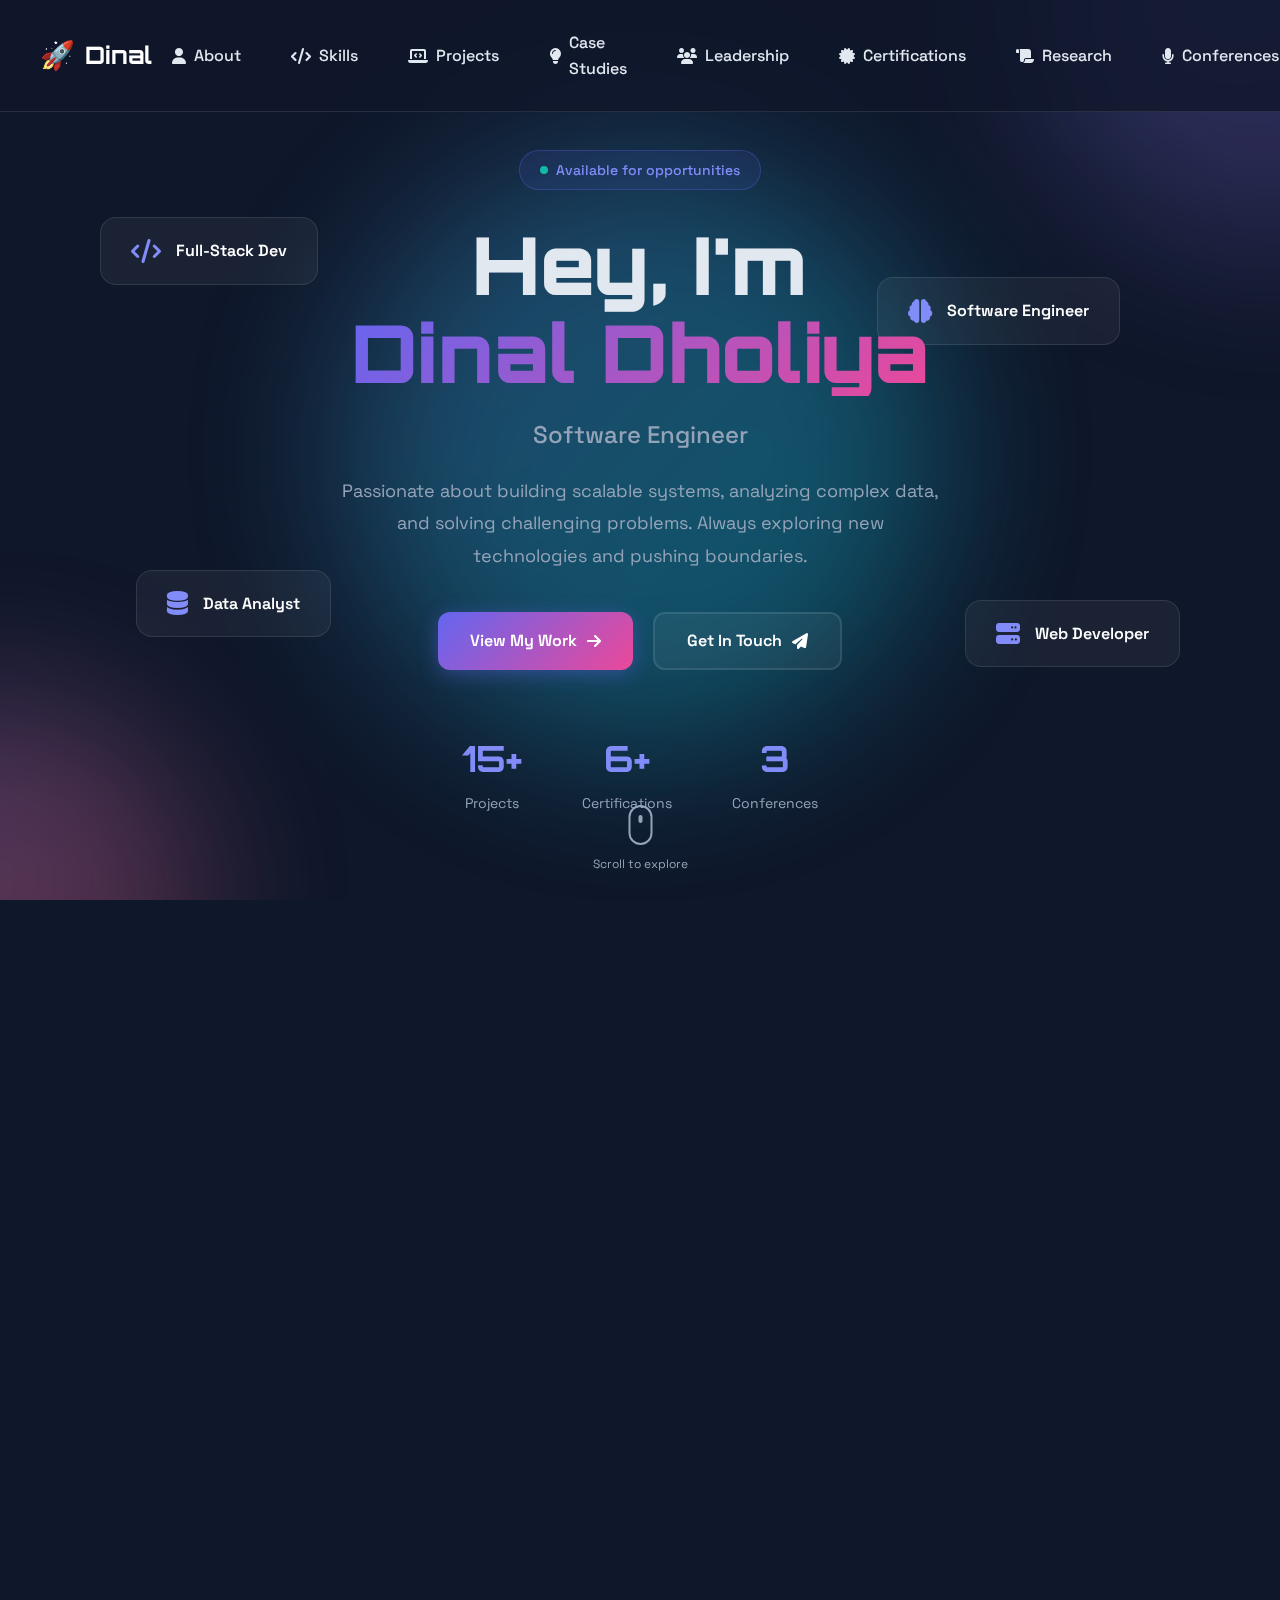
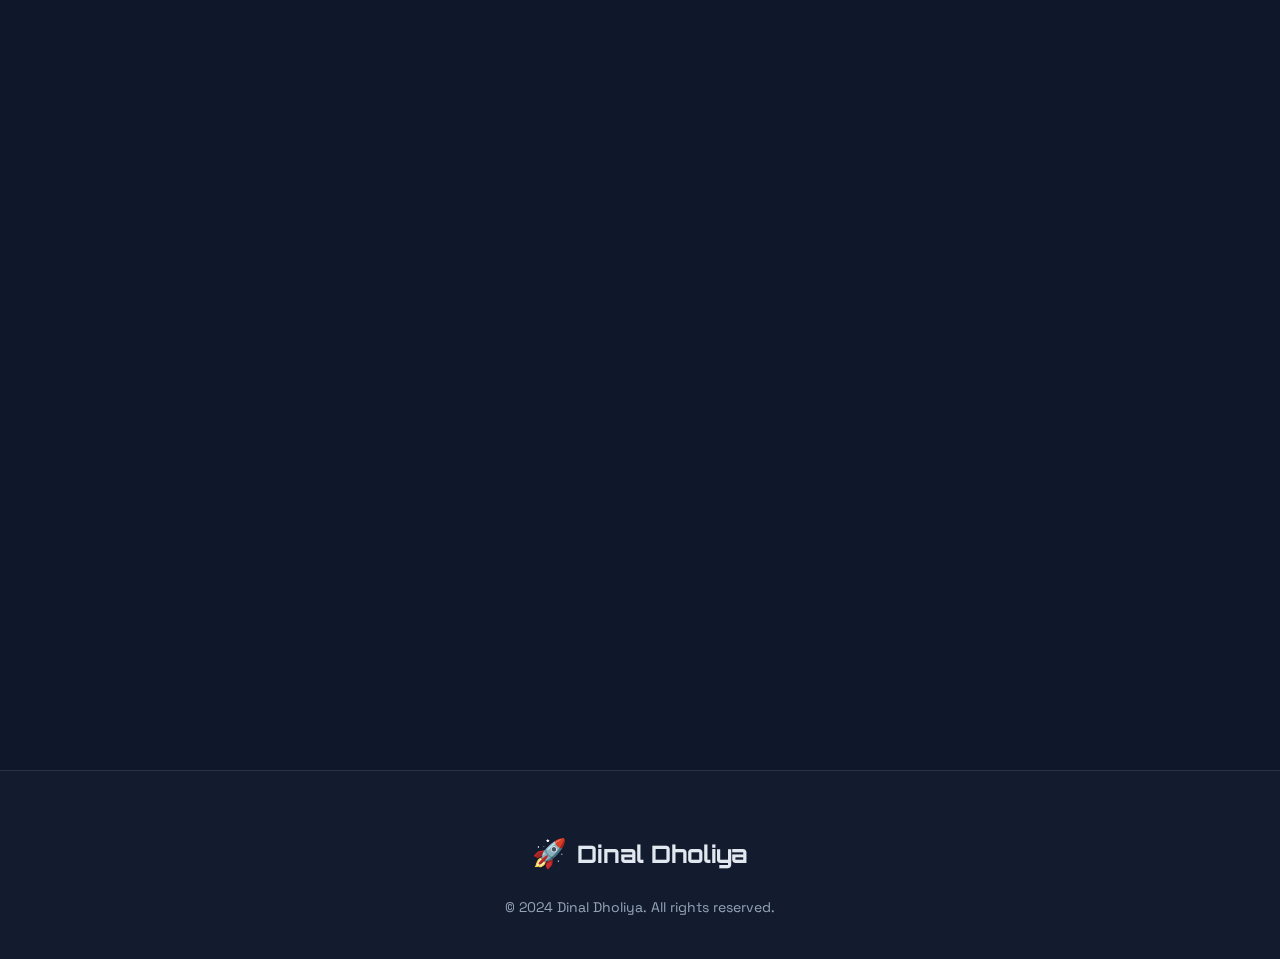
<file: index.html>
<!DOCTYPE html>
<html lang="en">
<head>
    <meta charset="UTF-8">
    <meta name="viewport" content="width=device-width, initial-scale=1.0">
    <title>Dinal's Portfolio 🚀</title>
    <link rel="stylesheet" href="styles.css">
    <link href="https://fonts.googleapis.com/css2?family=Poppins:wght@300;400;600;700&family=Orbitron:wght@500;700;900&family=Space+Grotesk:wght@300;400;500;600;700&display=swap" rel="stylesheet">
    <link rel="stylesheet" href="https://cdnjs.cloudflare.com/ajax/libs/font-awesome/6.4.0/css/all.min.css">
</head>
<body>
    <!-- Animated Background -->
    <div class="animated-bg">
        <div class="gradient-orb orb-1"></div>
        <div class="gradient-orb orb-2"></div>
        <div class="gradient-orb orb-3"></div>
    </div>

    <!-- Navigation -->
    <header class="nav-header">
        <div class="nav-container">
            <div class="logo">
                <span class="logo-icon">🚀</span>
                <span class="logo-text">Dinal</span>
            </div>
            <nav class="nav-menu">
                <a href="#about" class="nav-link"><i class="fas fa-user"></i><span>About</span></a>
                <a href="#skills" class="nav-link"><i class="fas fa-code"></i><span>Skills</span></a>
                <a href="#projects" class="nav-link"><i class="fas fa-laptop-code"></i><span>Projects</span></a>
                <a href="#case-studies" class="nav-link"><i class="fas fa-lightbulb"></i><span>Case Studies</span></a>
                <a href="#leadership" class="nav-link"><i class="fas fa-users"></i><span>Leadership</span></a>
                <a href="#certifications" class="nav-link"><i class="fas fa-certificate"></i><span>Certifications</span></a>
                <a href="#research" class="nav-link"><i class="fas fa-scroll"></i><span>Research</span></a>
                <a href="#conferences" class="nav-link"><i class="fas fa-microphone"></i><span>Conferences</span></a>
            </nav>
            <button class="menu-toggle">
                <span></span>
                <span></span>
                <span></span>
            </button>
        </div>
    </header>

    <!-- Hero Section -->
    <section id="hero" class="hero-section">
        <div class="hero-content">
            <div class="hero-badge">
                <span class="badge-dot"></span>
                Available for opportunities
            </div>
            <h1 class="hero-title">
                <span class="title-line">Hey, I'm</span>
                <span class="title-line highlight">Dinal Dholiya</span>
            </h1>
            <p class="hero-subtitle">Software Engineer</p>
            <p class="hero-description">
                Passionate about building scalable systems, analyzing complex data, and solving challenging problems. 
                Always exploring new technologies and pushing boundaries.
            </p>
            <div class="hero-buttons">
                <a href="#projects" class="btn btn-primary">
                    <span>View My Work</span>
                    <i class="fas fa-arrow-right"></i>
                </a>
                <a href="#contact" class="btn btn-secondary">
                    <span>Get In Touch</span>
                    <i class="fas fa-paper-plane"></i>
                </a>
            </div>
            <div class="hero-stats">
                <div class="stat-item">
                    <div class="stat-number">15+</div>
                    <div class="stat-label">Projects</div>
                </div>
                <div class="stat-item">
                    <div class="stat-number">6+</div>
                    <div class="stat-label">Certifications</div>
                </div>
                <div class="stat-item">
                    <div class="stat-number">3</div>
                    <div class="stat-label">Conferences</div>
                </div>
            </div>
        </div>
        <div class="hero-visual">
            <div class="floating-card card-1">
                <i class="fas fa-code"></i>
                <span>Full-Stack Dev</span>
            </div>
            <div class="floating-card card-2">
                <i class="fas fa-brain"></i>
                <span>Software Engineer</span>
            </div>
            <div class="floating-card card-3">
                <i class="fas fa-database"></i>
                <span>Data Analyst</span>
            </div>
            <div class="floating-card card-4">
                <i class="fas fa-server"></i>
                <span>Web Developer</span>
            </div>
        </div>
        <div class="scroll-indicator">
            <div class="mouse">
                <div class="wheel"></div>
            </div>
            <span>Scroll to explore</span>
        </div>
    </section>

    <!-- About Section -->
    <section id="about" class="about-section">
        <div class="container">
            <div class="section-header">
                <span class="section-tag">Get to know me</span>
                <h2 class="section-title">About Me</h2>
            </div>
            <div class="about-content">
                <div class="about-image">
                    <div class="image-wrapper">
                        <img src="IMG_2113.jpeg" alt="Dinal Dholiya">
                        <div class="image-border"></div>
                    </div>
                    <div class="experience-badge">
                        <div class="badge-content">
                            <span class="badge-number">2+</span>
                            <span class="badge-text">Years Experience</span>
                        </div>
                    </div>
                </div>
                <div class="about-text">
                    <p class="about-description">
                        I love figuring out how things work, whether it's optimizing systems, designing scalable solutions, 
                        or diving into data. I enjoy solving complex problems and building things that are both efficient and practical.
                    </p>
                    <p class="about-description">
                        Beyond tech, I love hiking, exploring new places, and eating. Always up for a challenge, 
                        whether it's in code or on the field! 🚀
                    </p>
                    <div class="about-highlights">
                        <div class="highlight-item">
                            <i class="fas fa-check-circle"></i>
                            <span>Full-Stack Development</span>
                        </div>
                        <div class="highlight-item">
                            <i class="fas fa-check-circle"></i>
                            <span>Web Development</span>
                        </div>
                        <div class="highlight-item">
                            <i class="fas fa-check-circle"></i>
                            <span>Distributed Systems</span>
                        </div>
                        <div class="highlight-item">
                            <i class="fas fa-check-circle"></i>
                            <span>Data Analytics</span>
                        </div>
                    </div>
                    <div class="about-buttons">
                        <a href="LORs.pdf" class="btn btn-glass" target="_blank">
                            <i class="fas fa-folder"></i>
                            <span>Recommendations</span>
                        </a>
                        <a href="https://www.linkedin.com/in/dinal-dholiya/" class="btn btn-glass" target="_blank">
                            <i class="fab fa-linkedin"></i>
                            <span>LinkedIn</span>
                        </a>
                        <a href="https://github.com/DINAL11" class="btn btn-glass" target="_blank">
                            <i class="fab fa-github"></i>
                            <span>GitHub</span>
                        </a>
                    </div>
                </div>
            </div>
        </div>
    </section>

    <!-- Skills Section -->
    <section id="skills" class="skills-section">
        <div class="container">
            <div class="section-header">
                <span class="section-tag">My expertise</span>
                <h2 class="section-title">Technical Skills</h2>
            </div>
            <div class="skills-grid">
                <div class="skill-category-card">
                    <div class="category-header">
                        <div class="category-icon">💻</div>
                        <h3>Programming Languages</h3>
                    </div>
                    <div class="skills-list">
                        <div class="skill-tag">Python</div>
                        <div class="skill-tag">Java</div>
                        <div class="skill-tag">C++</div>
                        <div class="skill-tag">JavaScript</div>
                        <div class="skill-tag">Go</div>
                        <div class="skill-tag">Bash/Shell</div>
                    </div>
                </div>

                <div class="skill-category-card">
                    <div class="category-header">
                        <div class="category-icon">🎨</div>
                        <h3>Frontend</h3>
                    </div>
                    <div class="skills-list">
                        <div class="skill-tag">React.js</div>
                        <div class="skill-tag">Next.js</div>
                        <div class="skill-tag">Redux</div>
                        <div class="skill-tag">Tailwind CSS</div>
                        <div class="skill-tag">Vite</div>
                        <div class="skill-tag">Material UI</div>
                        <div class="skill-tag">Framer Motion</div>
                    </div>
                </div>

                <div class="skill-category-card">
                    <div class="category-header">
                        <div class="category-icon">⚙️</div>
                        <h3>Backend & APIs</h3>
                    </div>
                    <div class="skills-list">
                        <div class="skill-tag">Node.js</div>
                        <div class="skill-tag">Express.js</div>
                        <div class="skill-tag">RESTful APIs</div>
                        <div class="skill-tag">GraphQL</div>
                        <div class="skill-tag">JSON</div>
                        <div class="skill-tag">WebSockets</div>
                      
                    </div>
                </div>

                <div class="skill-category-card">
                    <div class="category-header">
                        <div class="category-icon">📊</div>
                        <h3>Data & Databases</h3>
                    </div>
                    <div class="skills-list">
                        <div class="skill-tag">SQL</div>
                        <div class="skill-tag">MySQL</div>
                        <div class="skill-tag">PostgreSQL</div>
                        <div class="skill-tag">ScyllaDB</div>
                        <div class="skill-tag">MongoDB</div>
                        <div class="skill-tag">Apache Spark</div>
                        <div class="skill-tag">Hadoop</div>
                    </div>
                </div>

                <div class="skill-category-card">
                    <div class="category-header">
                        <div class="category-icon">🤖</div>
                        <h3>Machine Learning</h3>
                    </div>
                    <div class="skills-list">
                        <div class="skill-tag">TensorFlow</div>
                        <div class="skill-tag">PyTorch</div>
                        <div class="skill-tag">Scikit-learn</div>
                        <div class="skill-tag">Pandas</div>
                        <div class="skill-tag">NumPy</div>
                        <div class="skill-tag">Matplotlib</div>
                    </div>
                </div>

                <div class="skill-category-card">
                    <div class="category-header">
                        <div class="category-icon">☁️</div>
                        <h3>Cloud & DevOps</h3>
                    </div>
                    <div class="skills-list">
                        <div class="skill-tag">AWS</div>
                        <div class="skill-tag">Google Cloud</div>
                        <div class="skill-tag">Azure</div>
                        <div class="skill-tag">Docker</div>
                        <div class="skill-tag">Kubernetes</div>
                        <div class="skill-tag">Jenkins</div>
                    </div>
                </div>

                <div class="skill-category-card">
                    <div class="category-header">
                        <div class="category-icon">🌐</div>
                        <h3>Web Development</h3>
                    </div>
                    <div class="skills-list">
                        <div class="skill-tag">React.js</div>
                        <div class="skill-tag">Next.js</div>
                        <div class="skill-tag">Node.js</div>
                        <div class="skill-tag">Flask</div>
                        <div class="skill-tag">Spring Boot</div>
                        <div class="skill-tag">REST APIs</div>
                    </div>
                </div>

                <div class="skill-category-card">
                    <div class="category-header">
                        <div class="category-icon">🛠</div>
                        <h3>Tools & More</h3>
                    </div>
                    <div class="skills-list">
                        <div class="skill-tag">Git</div>
                        <div class="skill-tag">GitHub</div>
                        <div class="skill-tag">Tableau</div>
                        <div class="skill-tag">Looker</div>
                        <div class="skill-tag">CI/CD</div>
                        <div class="skill-tag">System Design</div>
                    </div>
                </div>
            </div>
        </div>
    </section>

    <!-- Projects Section -->
    <section id="projects" class="projects-section">
        <div class="container">
            <div class="section-header">
                <span class="section-tag">What I've built</span>
                <h2 class="section-title">Featured Projects</h2>
            </div>

            <h3 class="projects-subtitle">Software & Systems</h3>
            <div class="projects-grid">
                <div class="project-card">
                    <div class="project-number">01</div>
                    <div class="project-content">
                        <h3 class="project-title">Machine Learning for River Forecasting</h3>
                        <p class="project-description">Advanced ML model for predicting river levels with interactive visualizations</p>
                        <div class="project-tags">
                            <span class="tag">Python</span>
                            <span class="tag">JavaScript</span>
                            <span class="tag">ML</span>
                            <span class="tag">Data Viz</span>
                        </div>
                        <a href="project1.html" class="project-link">
                            View Details <i class="fas fa-arrow-right"></i>
                        </a>
                    </div>
                    <div class="project-hover-effect"></div>
                </div>

                <div class="project-card">
                    <div class="project-number">02</div>
                    <div class="project-content">
                        <h3 class="project-title">Systems Research Validation</h3>
                        <p class="project-description">Distributed systems performance evaluation and benchmarking framework</p>
                        <div class="project-tags">
                            <span class="tag">C++</span>
                            <span class="tag">Java</span>
                            <span class="tag">Go</span>
                            <span class="tag">Distributed</span>
                        </div>
                        <a href="project2.html" class="project-link">
                            View Details <i class="fas fa-arrow-right"></i>
                        </a>
                    </div>
                    <div class="project-hover-effect"></div>
                </div>

                

                <div class="project-card">
                    <div class="project-number">04</div>
                    <div class="project-content">
                        <h3 class="project-title">Distributed File Storage System</h3>
                        <p class="project-description">Scalable file storage with consistent hashing and fault tolerance</p>
                        <div class="project-tags">
                            <span class="tag">Java</span>
                            <span class="tag">Spring Boot</span>
                            <span class="tag">Docker</span>
                            <span class="tag">REST API</span>
                        </div>
                        <a href="Project4.html" class="project-link">
                            View Details <i class="fas fa-arrow-right"></i>
                        </a>
                    </div>
                    <div class="project-hover-effect"></div>
                </div>

                
            </div>

    
        

            <h3 class="projects-subtitle">Data & Analytics</h3>
            <div class="projects-grid">
                <div class="project-card">
                    <div class="project-number">06</div>
                    <div class="project-content">
                        <h3 class="project-title">Advanced Big Data & ML Pipeline</h3>
                        <p class="project-description">End-to-end data pipeline with multiple ML models and evaluation metrics</p>
                        <div class="project-tags">
                            <span class="tag">Hadoop</span>
                            <span class="tag">Spark</span>
                            <span class="tag">PySpark</span>
                            <span class="tag">ML</span>
                        </div>
                        <a href="project6.html" class="project-link">
                            View Details <i class="fas fa-arrow-right"></i>
                        </a>
                    </div>
                    <div class="project-hover-effect"></div>
                </div>

                <div class="project-card">
                    <div class="project-number">07</div>
                    <div class="project-content">
                        <h3 class="project-title">Scalable ML with Apache Spark</h3>
                        <p class="project-description">Distributed machine learning with classification and clustering algorithms</p>
                        <div class="project-tags">
                            <span class="tag">Spark ML</span>
                            <span class="tag">PySpark</span>
                            <span class="tag">SQL</span>
                            <span class="tag">PCA</span>
                        </div>
                        <a href="project7.html" class="project-link">
                            View Details <i class="fas fa-arrow-right"></i>
                        </a>
                    </div>
                    <div class="project-hover-effect"></div>
                </div>

                <div class="project-card">
                    <div class="project-number">08</div>
                    <div class="project-content">
                        <h3 class="project-title">Interactive Data Product</h3>
                        <p class="project-description">Real-time data processing with interactive visualizations and user interface</p>
                        <div class="project-tags">
                            <span class="tag">Python</span>
                            <span class="tag">SQLite</span>
                            <span class="tag">Docker</span>
                            <span class="tag">Viz</span>
                        </div>
                        <a href="project8.html" class="project-link">
                            View Details <i class="fas fa-arrow-right"></i>
                        </a>
                    </div>
                    <div class="project-hover-effect"></div>
                </div>

                <div class="project-card">
                    <div class="project-number">09</div>
                    <div class="project-content">
                        <h3 class="project-title">Business Analytics ETL Dashboard</h3>
                        <p class="project-description">Streamlined ETL pipeline with real-time dashboards and optimized queries</p>
                        <div class="project-tags">
                            <span class="tag">Python</span>
                            <span class="tag">Streamlit</span>
                            <span class="tag">SQL</span>
                            <span class="tag">ETL</span>
                        </div>
                        <a href="project9.html" class="project-link">
                            View Details <i class="fas fa-arrow-right"></i>
                        </a>
                    </div>
                    <div class="project-hover-effect"></div>
                </div>
            </div>

            <h3 class="projects-subtitle">Web Development</h3>
            <div class="projects-grid">

                <div class="project-card">
                    <div class="project-number">05</div>
                    <div class="project-content">
                        <h3 class="project-title">E-Commerce Platform</h3>
                        <p class="project-description">Complete online shopping experience with payment integration</p>
                        <div class="project-tags">
                            <span class="tag">React</span>
                            <span class="tag">Redux</span>
                            <span class="tag">MongoDB</span>
                            <span class="tag">Payment API</span>
                        </div>
                        <a href="Project5.html" class="project-link">
                            View Details <i class="fas fa-arrow-right"></i>
                        </a>
                    </div>
                    <div class="project-hover-effect"></div>
                </div>

                <div class="project-card">
                    <div class="project-number">03</div>
                    <div class="project-content">
                        <h3 class="project-title">Lost and Found Portal</h3>
                        <p class="project-description">Full-stack web application with real-time notifications and mobile-responsive UI</p>
                        <div class="project-tags">
                            <span class="tag">React</span>
                            <span class="tag">Node.js</span>
                            <span class="tag">SQL</span>
                            <span class="tag">Docker</span>
                        </div>
                        <a href="project3.html" class="project-link">
                            View Details <i class="fas fa-arrow-right"></i>
                        </a>
                    </div>
                    <div class="project-hover-effect"></div>
                </div>

                <div class="project-card">
                    <div class="project-number">10</div>
                    <div class="project-content">
                        <h3 class="project-title">E-commerce Food Industry Website</h3>
                        <p class="project-description">Full stack web app for food browsing, cart management and online payments</p>
                        <div class="project-tags">
                            <span class="tag">Node.js</span>
                            <span class="tag">Express.js</span>
                            <span class="tag">JavaScript</span>
                            <span class="tag">PayPal API</span>
                        </div>
                        <a href="project10.html" class="project-link">
                            View Details <i class="fas fa-arrow-right"></i>
                        </a>
                    </div>
                    <div class="project-hover-effect"></div>
                </div>
        </div>
    </section>



    <!-- Case Studies Section -->
    <section id="case-studies" class="case-studies-section">
        <div class="container">
            <div class="section-header">
                <span class="section-tag">In-depth analysis</span>
                <h2 class="section-title">Case Studies</h2>
            </div>
            <div class="case-study-card">
                <div class="case-study-header">
                    <div class="case-study-icon">
                        <i class="fas fa-heartbeat"></i>
                    </div>
                    <div class="case-study-meta">
                        <h3>Bellabeat Case Study</h3>
                        <span class="case-study-badge">In Progress</span>
                    </div>
                </div>
                <p class="case-study-intro">
                    Analyzing fitness data from smart devices to uncover growth opportunities for a health-focused tech company.
                </p>
                <div class="case-study-details">
                    <div class="detail-item">
                        <i class="fas fa-check"></i>
                        <span>Health-focused smart product manufacturer</span>
                    </div>
                    <div class="detail-item">
                        <i class="fas fa-check"></i>
                        <span>Data collection on activity, sleep, stress, and reproductive health</span>
                    </div>
                    <div class="detail-item">
                        <i class="fas fa-check"></i>
                        <span>Data-driven insights for healthier lifestyle choices</span>
                    </div>
                    <div class="detail-item">
                        <i class="fas fa-check"></i>
                        <span>Focus on Bellabeat App analytics and user behavior</span>
                    </div>
                </div>
                <div class="case-study-actions">
                    <a href="https://www.kaggle.com/code/dinaldholiya/bellabeat-case-study" class="btn btn-glass" target="_blank">
                        <i class="fab fa-kaggle"></i>
                        <span>View on Kaggle</span>
                    </a>
                    <a href="https://colab.research.google.com/drive/1owJc89J_8Ve90XXZ9AJiTUovjqpyj7ua?usp=sharing" class="btn btn-glass" target="_blank">
                        <i class="fas fa-code"></i>
                        <span>Google Colab</span>
                    </a>
                </div>
            </div>
            <div class="case-study-card">
                <div class="case-study-header">
                    <div class="case-study-icon">
                        <i class="fas fa-heartbeat"></i>
                    </div>
                    <div class="case-study-meta">
                        <h3>My University Experience</h3>
                        <span class="case-study-badge">Capstone Project</span>
                    </div>
                </div>
                <p class="case-study-intro">
                    A journey of learning, leadership, and growth at the University at Buffalo — combining research, mentorship, and technical exploration.
                </p>
                <div class="case-study-details">
                    <div class="detail-item">
                        <i class="fas fa-check"></i>
                        <span>A multi-section portfolio designed to showcase my professional journey at University at Buffalo</span>
                    </div>
                    <div class="detail-item">
                        <i class="fas fa-check"></i>
                        <span>Includes sections for About, Projects, Skills, Experience, and Contact</span>
                    </div>
                    <div class="detail-item">
                        <i class="fas fa-check"></i>
                        <span>Showcases key projects such as research at CPI-NS Lab, frontend apps, and data analysis work</span>
                    </div>
                    <div class="detail-item">
                        <i class="fas fa-check"></i>
                        <span>Integrated project links, live demos, and GitHub repositories for hands-on viewing</span>
                    </div>
                </div>
                <div class="case-study-actions">
                    <a href="https://sway.cloud.microsoft/LzAKFOrRpQv0I4qo?ref=Link" class="btn btn-glass" target="_blank">
                        <i class="fab fa-globe"></i>
                        <span>View my Eportfolio</span>
                    </a>
                
                </div>
            </div>
        </div>
    </section>

    <!-- Leadership Section -->
    <section id="leadership" class="leadership-section">
        <div class="container">
            <div class="section-header">
                <span class="section-tag">Making an impact</span>
                <h2 class="section-title">Leadership Experience</h2>
            </div>
            <div class="leadership-grid">
                <div class="leadership-card">
                    <div class="leadership-icon-wrapper">
                        <i class="fas fa-graduation-cap"></i>
                    </div>
                    <h3>SEAS Peer Mentor</h3>
                    <p class="leadership-org">University at Buffalo</p>
                    <p class="leadership-description">
                        Empowered peers to thrive through workshops, academic guidance, and career mentorship.
                    </p>
                </div>

                <div class="leadership-card">
                    <div class="leadership-icon-wrapper">
                        <i class="fas fa-bullhorn"></i>
                    </div>
                    <h3>Publicity Team</h3>
                    <p class="leadership-org">UB Hacking</p>
                    <p class="leadership-description">
                        Led strategic content creation and publicity efforts to boost participant engagement.
                    </p>
                </div>

                <div class="leadership-card">
                    <div class="leadership-icon-wrapper">
                        <i class="fas fa-atom"></i>
                    </div>
                    <h3>STEM Outreach Coordinator</h3>
                    <p class="leadership-org">Community Initiative</p>
                    <p class="leadership-description">
                        Organized outreach initiatives and fostered partnerships with schools and organizations.
                    </p>
                </div>

                <div class="leadership-card">
                    <div class="leadership-icon-wrapper">
                        <i class="fas fa-trophy"></i>
                    </div>
                    <h3>National Athlete</h3>
                    <p class="leadership-org">Roll Ball & Rugby, India</p>
                    <p class="leadership-description">
                        Competed as a national player, captained teams, and achieved athletic excellence.
                    </p>
                </div>

                <div class="leadership-card">
                    <div class="leadership-icon-wrapper">
                        <i class="fas fa-language"></i>
                    </div>
                    <h3>Hindi Language Instructor</h3>
                    <p class="leadership-org">World Hindi Foundation</p>
                    <p class="leadership-description">
                        Scholarship awardee. Developed engaging content and taught Hindi language and culture.
                    </p>
                </div>
            </div>
        </div>
    </section>

    <!-- Certifications Section -->
    <section id="certifications" class="certifications-section">
        <div class="container">
            <div class="section-header">
                <span class="section-tag">Continuous learning</span>
                <h2 class="section-title">Certifications</h2>
            </div>
            <div class="certifications-grid">
                <div class="cert-card">
                    <div class="cert-provider">Google</div>
                    <h3>Data Analytics</h3>
                    <div class="cert-skills">
                        <span>SQL</span>
                        <span>R</span>
                        <span>Tableau</span>
                        <span>Data Viz</span>
                    </div>
                    <a href="https://drive.google.com/file/d/18_LXFNI1rSCTEdCU40n6a70NGipXY2cj/view?usp=sharing" class="cert-link" target="_blank">
                        View Certificate <i class="fas fa-external-link-alt"></i>
                    </a>
                </div>

                <div class="cert-card">
                    <div class="cert-provider">Google</div>
                    <h3>Business Intelligence</h3>
                    <div class="cert-skills">
                        <span>BigQuery</span>
                        <span>Looker</span>
                        <span>ETL</span>
                        <span>Dashboards</span>
                    </div>
                    <a href="https://drive.google.com/file/d/1q_xcODSaHcPsoNt8K2GCaBEV5mQ-tfuw/view?usp=sharing" class="cert-link" target="_blank">
                        View Certificate <i class="fas fa-external-link-alt"></i>
                    </a>
                </div>

                <div class="cert-card">
                    <div class="cert-provider">IBM</div>
                    <h3>Data Analytics</h3>
                    <div class="cert-skills">
                        <span>Python</span>
                        <span>Pandas</span>
                        <span>NumPy</span>
                        <span>ML</span>
                    </div>
                    <a href="https://drive.google.com/file/d/1RWYKNBr9r7EE5WxSTNhauYFGpS7rYNfl/view?usp=sharing" class="cert-link" target="_blank">
                        View Certificate <i class="fas fa-external-link-alt"></i>
                    </a>
                </div>

                <div class="cert-card">
                    <div class="cert-provider">Amazon</div>
                    <h3>Cloud Computing</h3>
                    <div class="cert-skills">
                        <span>AWS</span>
                        <span>Cloud</span>
                        <span>Data Pipelines</span>
                    </div>
                    <a href="https://drive.google.com/file/d/1hMGMT3rUv3_d0ZEYPM_dzYqE9DyI6gzW/view" class="cert-link" target="_blank">
                        View Certificate <i class="fas fa-external-link-alt"></i>
                    </a>
                </div>

                <div class="cert-card">
                    <div class="cert-provider">Walmart</div>
                    <h3>Global Tech</h3>
                    <div class="cert-skills">
                        <span>Analytics</span>
                        <span>Supply Chain</span>
                        <span>SQL</span>
                    </div>
                    <a href="https://drive.google.com/file/d/1ofwQvNEcPH3C5vunZv3KO6Kmto4sPm03/view" class="cert-link" target="_blank">
                        View Certificate <i class="fas fa-external-link-alt"></i>
                    </a>
                </div>

                <div class="cert-card">
                    <div class="cert-provider">JP Morgan</div>
                    <h3>Finance & Data</h3>
                    <div class="cert-skills">
                        <span>Financial Analysis</span>
                        <span>Python</span>
                        <span>Risk</span>
                    </div>
                    <a href="https://drive.google.com/file/d/1W8WNIcCH3n0wCxjMN4_EazPlHdKiApF-/view" class="cert-link" target="_blank">
                        View Certificate <i class="fas fa-external-link-alt"></i>
                    </a>
                </div>
            </div>
        </div>
    </section>

    <!-- Research Section -->
    <section id="research" class="research-section">
        <div class="container">
            <div class="section-header">
                <span class="section-tag">Academic contributions</span>
                <h2 class="section-title">Research & Technical Writings</h2>
            </div>
            
            <div class="research-grid">
                <div class="research-category">
                    <div class="category-title">
                        <i class="fas fa-file-alt"></i>
                        <h3>Publications</h3>
                    </div>
                    <div class="research-item featured">
                        <div class="research-status">Submitted</div>
                        <h4>Enabling Easy, Correct, and Reproducible Evaluation of Distributed Storage Systems</h4>
                        <p class="research-venue">OSDI 2025</p>
                        <p class="research-role">Role: Result Producer</p>
                        <p class="research-description">
                            Developed automated workflows for data collection and performance analysis in distributed storage systems.
                        </p>
                    </div>
                    
                </div>

                <div class="research-category">
                    <div class="category-title">
                        <i class="fas fa-scroll"></i>
                        <h3>Technical Papers</h3>
                    </div>
                    <div class="research-item">
                        <h4>Increasing Violent Crime Rates in the U.S. & India</h4>
                        <p class="research-description">Comparative analysis of crime trends across two nations</p>
                        <a href="https://docs.google.com/document/d/1xpMvZXTJUJYT4ZzXp7xuduG8eJOMQbSY/edit" class="research-link" target="_blank">
                            Read Paper <i class="fas fa-arrow-right"></i>
                        </a>
                    </div>
                    <div class="research-item">
                        <h4>Cyber Security Threats On-Campus</h4>
                        <p class="research-description">Recommendation report for campus security enhancement</p>
                        <a href="https://drive.google.com/file/d/1grgy6tWApfU4DDsGl7enZoCpXud7Is_W/view" class="research-link" target="_blank">
                            Read Paper <i class="fas fa-arrow-right"></i>
                        </a>
                    </div>
                </div>

                <div class="research-category">
                    <div class="category-title">
                        <i class="fas fa-image"></i>
                        <h3>Posters</h3>
                    </div>
                    <div class="research-item">
                        <h4>Addressing Cyber Security Threats On-Campus</h4>
                        <p class="research-description">Visual presentation of security recommendations</p>
                        <a href="EAS360 Poster.pdf" class="research-link" target="_blank">
                            View Poster <i class="fas fa-arrow-right"></i>
                        </a>
                    </div>
                </div>
            </div>
        </div>
    </section>

    <!-- Conferences Section -->
    <section id="conferences" class="conferences-section">
        <div class="container">
            <div class="section-header">
                <span class="section-tag">Events attended</span>
                <h2 class="section-title">Conferences</h2>
            </div>
            <div class="conferences-grid">
                <div class="conference-card">
                    <div class="conference-year">2024</div>
                    <div class="conference-content">
                        <h3>CIT 2024</h3>
                        <p class="conference-subtitle">Conference on Innovative Technology</p>
                        <p class="conference-description">
                            SUNY's premier conference exploring emerging trends in educational technology, 
                            AI in learning, and digital transformation in universities.
                        </p>
                        <a href="https://cit.suny.edu/cit-2024/" class="conference-link" target="_blank">
                            Learn More <i class="fas fa-external-link-alt"></i>
                        </a>
                    </div>
                </div>

                <div class="conference-card">
                    <div class="conference-year">2024</div>
                    <div class="conference-content">
                        <h3>ICWSM 2024</h3>
                        <p class="conference-subtitle">International Conference on Web and Social Media</p>
                        <p class="conference-description">
                            Topics included social network analysis, misinformation detection, 
                            and AI-driven content moderation.
                        </p>
                        <a href="https://www.icwsm.org/2024/index.html/" class="conference-link" target="_blank">
                            Learn More <i class="fas fa-external-link-alt"></i>
                        </a>
                    </div>
                </div>

                <div class="conference-card">
                    <div class="conference-year">2023</div>
                    <div class="conference-content">
                        <h3>GHC 2023</h3>
                        <p class="conference-subtitle">Grace Hopper Celebration</p>
                        <p class="conference-description">
                            World's largest gathering of women in computing, focusing on career growth 
                            and industry trends in AI, software engineering, and cybersecurity.
                        </p>
                        <a href="https://ghc.anitab.org/" class="conference-link" target="_blank">
                            Learn More <i class="fas fa-external-link-alt"></i>
                        </a>
                    </div>
                </div>
            </div>
        </div>
    </section>

    <!-- Contact Section -->
    <section id="contact" class="contact-section">
        <div class="container">
            <div class="section-header">
                <span class="section-tag">Let's connect</span>
                <h2 class="section-title">Get In Touch</h2>
            </div>
            <div class="contact-content">
                <div class="contact-info">
                    <p class="contact-description">
                        I'm always open to discussing new projects, opportunities, or partnerships. 
                        Feel free to reach out!
                    </p>
                    <div class="contact-methods">
                        <div class="contact-method">
                            <i class="fas fa-envelope"></i>
                            <div>
                                <span class="method-label">Email</span>
                                <span class="method-value">dinaldholiya@gmail.com</span>
                            </div>
                        </div>
                        <div class="contact-method">
                            <i class="fas fa-map-marker-alt"></i>
                            <div>
                                <span class="method-label">Location</span>
                                <span class="method-value">Chicago, IL</span>
                            </div>
                        </div>
                    </div>
                    <div class="social-links">
                        <a href="https://www.linkedin.com/in/dinal-dholiya/" target="_blank" class="social-link">
                            <i class="fab fa-linkedin"></i>
                        </a>
                        <a href="https://github.com/DINAL11" target="_blank" class="social-link">
                            <i class="fab fa-github"></i>
                        </a>
                    </div>
                </div>
                <form class="contact-form">
                    <div class="form-group">
                        <label for="name">Your Name</label>
                        <input type="text" id="name" placeholder="John Doe" required>
                    </div>
                    <div class="form-group">
                        <label for="email">Your Email</label>
                        <input type="email" id="email" placeholder="john@example.com" required>
                    </div>
                    <div class="form-group">
                        <label for="message">Your Message</label>
                        <textarea id="message" placeholder="Tell me about your project..." rows="5" required></textarea>
                    </div>
                    <button type="submit" class="btn btn-primary submit-btn">
                        <span>Send Message</span>
                        <i class="fas fa-paper-plane"></i>
                    </button>
                </form>
            </div>
        </div>
    </section>

    <!-- Footer -->
    <footer class="footer">
        <div class="container">
            <div class="footer-content">
                <div class="footer-brand">
                    <span class="logo-icon">🚀</span>
                    <span class="logo-text">Dinal Dholiya</span>
                </div>
                <p class="footer-text">© 2024 Dinal Dholiya. All rights reserved.</p>
            </div>
        </div>
    </footer>

    <script>
        // Smooth scrolling
        document.querySelectorAll('a[href^="#"]').forEach(anchor => {
            anchor.addEventListener('click', function (e) {
                e.preventDefault();
                const target = document.querySelector(this.getAttribute('href'));
                if (target) {
                    target.scrollIntoView({ behavior: 'smooth', block: 'start' });
                }
            });
        });

        // Navbar scroll effect
        let lastScroll = 0;
        const header = document.querySelector('.nav-header');
        
        window.addEventListener('scroll', () => {
            const currentScroll = window.pageYOffset;
            
            if (currentScroll <= 0) {
                header.classList.remove('scroll-up');
                return;
            }
            
            if (currentScroll > lastScroll && !header.classList.contains('scroll-down')) {
                header.classList.remove('scroll-up');
                header.classList.add('scroll-down');
            } else if (currentScroll < lastScroll && header.classList.contains('scroll-down')) {
                header.classList.remove('scroll-down');
                header.classList.add('scroll-up');
            }
            lastScroll = currentScroll;
        });

        // Mobile menu toggle
        const menuToggle = document.querySelector('.menu-toggle');
        const navMenu = document.querySelector('.nav-menu');
        
        menuToggle.addEventListener('click', () => {
            menuToggle.classList.toggle('active');
            navMenu.classList.toggle('active');
        });

        // Close mobile menu when clicking a link
        document.querySelectorAll('.nav-link').forEach(link => {
            link.addEventListener('click', () => {
                menuToggle.classList.remove('active');
                navMenu.classList.remove('active');
            });
        });

        // Intersection Observer for animations
        const observerOptions = {
            threshold: 0.1,
            rootMargin: '0px 0px -50px 0px'
        };

        const observer = new IntersectionObserver((entries) => {
            entries.forEach(entry => {
                if (entry.isIntersecting) {
                    entry.target.classList.add('animate-in');
                }
            });
        }, observerOptions);

        document.querySelectorAll('section').forEach(section => {
            observer.observe(section);
        });

        // Form submission
        document.querySelector('.contact-form').addEventListener('submit', (e) => {
            e.preventDefault();
            alert('Thank you for your message! I will get back to you soon.');
            e.target.reset();
        });

        // Parallax effect for floating cards
        document.addEventListener('mousemove', (e) => {
            const cards = document.querySelectorAll('.floating-card');
            const x = e.clientX / window.innerWidth;
            const y = e.clientY / window.innerHeight;
            
            cards.forEach((card, index) => {
                const speed = (index + 1) * 0.5;
                const xMove = (x - 0.5) * speed * 20;
                const yMove = (y - 0.5) * speed * 20;
                card.style.transform = `translate(${xMove}px, ${yMove}px)`;
            });
        });
    </script>
</body>
</html>
</file>
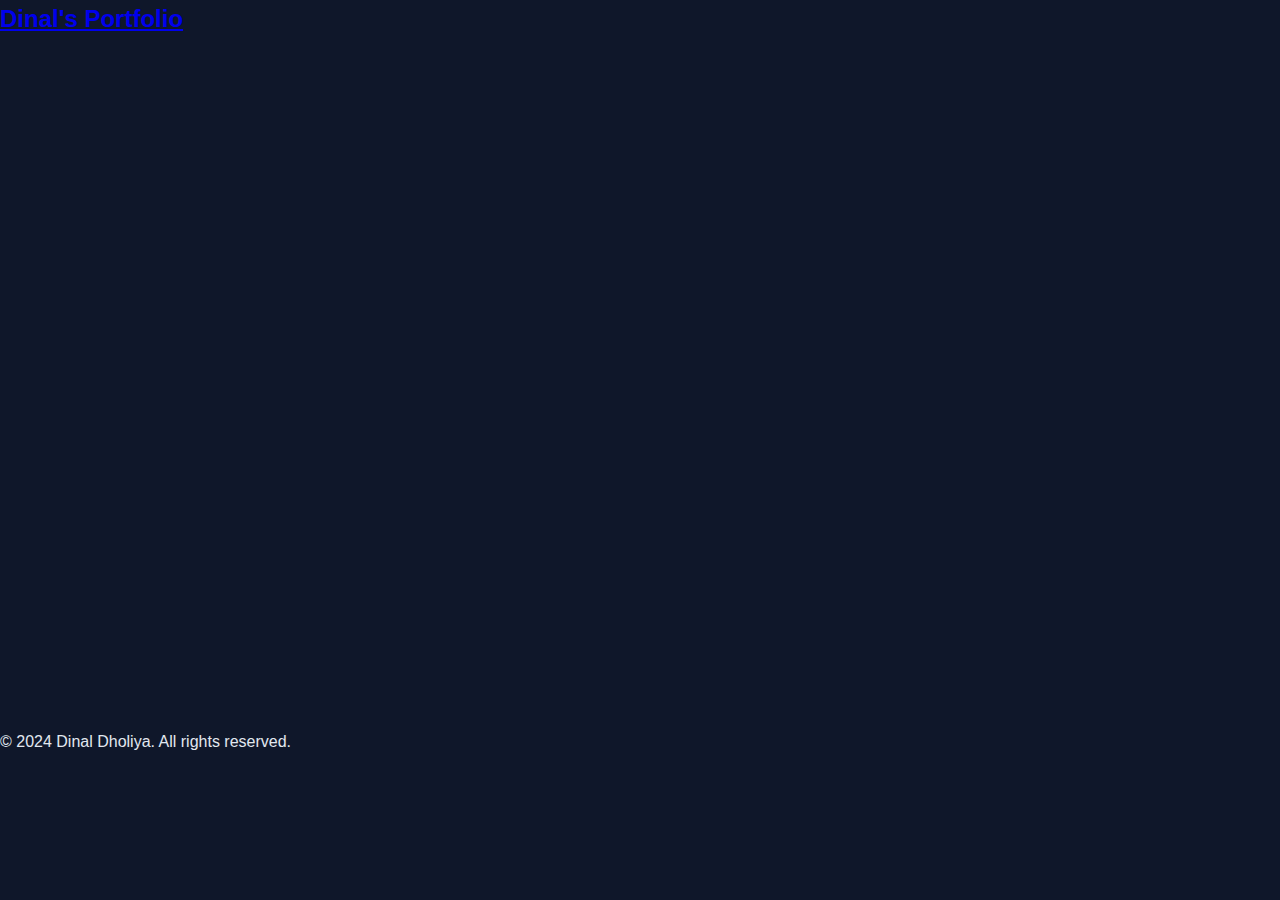
<file: case-study.html>
<!DOCTYPE html>
<html lang="en">
<head>
    <meta charset="UTF-8">
    <meta name="viewport" content="width=device-width, initial-scale=1.0">
    <title>Case Study Bellabeat</title>
    <link rel="stylesheet" href="styles.css">
</head>
<body>
    <header>
        <div class="logo"><a href="index.html">Dinal's Portfolio</a></div>
    </header>

    <section id="case-study">
        <h1>Project Name</h1>
        <p><strong>Overview:</strong> Describe the project, its goals, and your role.</p>
        
        <h2>Problem Statement</h2>
        <p>Explain the problem you were solving.</p>

        <h2>Approach</h2>
        <p>Describe the methodology, tools, and technologies used.</p>

        <h2>Implementation</h2>
        <p>Break down the step-by-step process.</p>

        <h2>Results & Impact</h2>
        <p>Summarize the outcome, key insights, and any measurable impact.</p>

        <h2>Learnings & Takeaways</h2>
        <p>What did you learn, and how can it be improved?</p>

        <a href="index.html" class="btn">Back to Portfolio</a>
    </section>

    <footer>
        <p>© 2024 Dinal Dholiya. All rights reserved.</p>
    </footer>
</body>
</html>
</file>
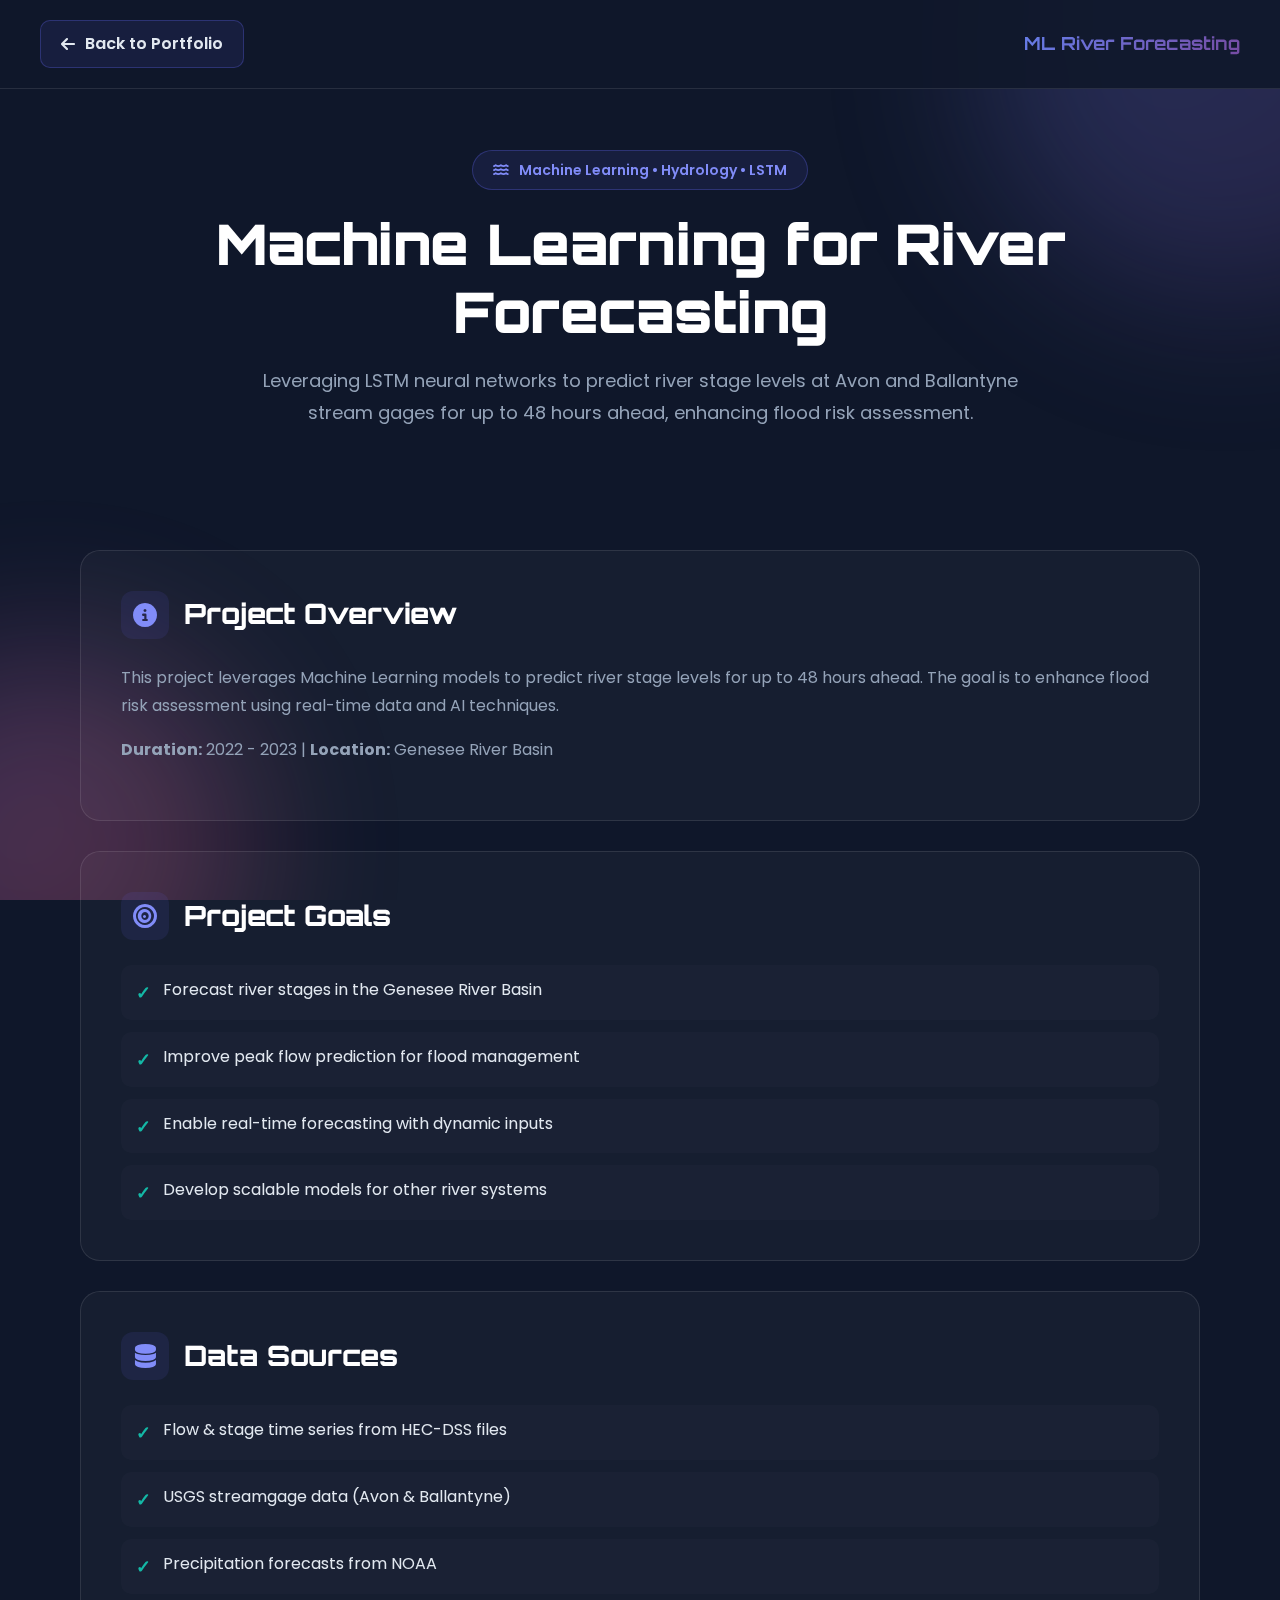
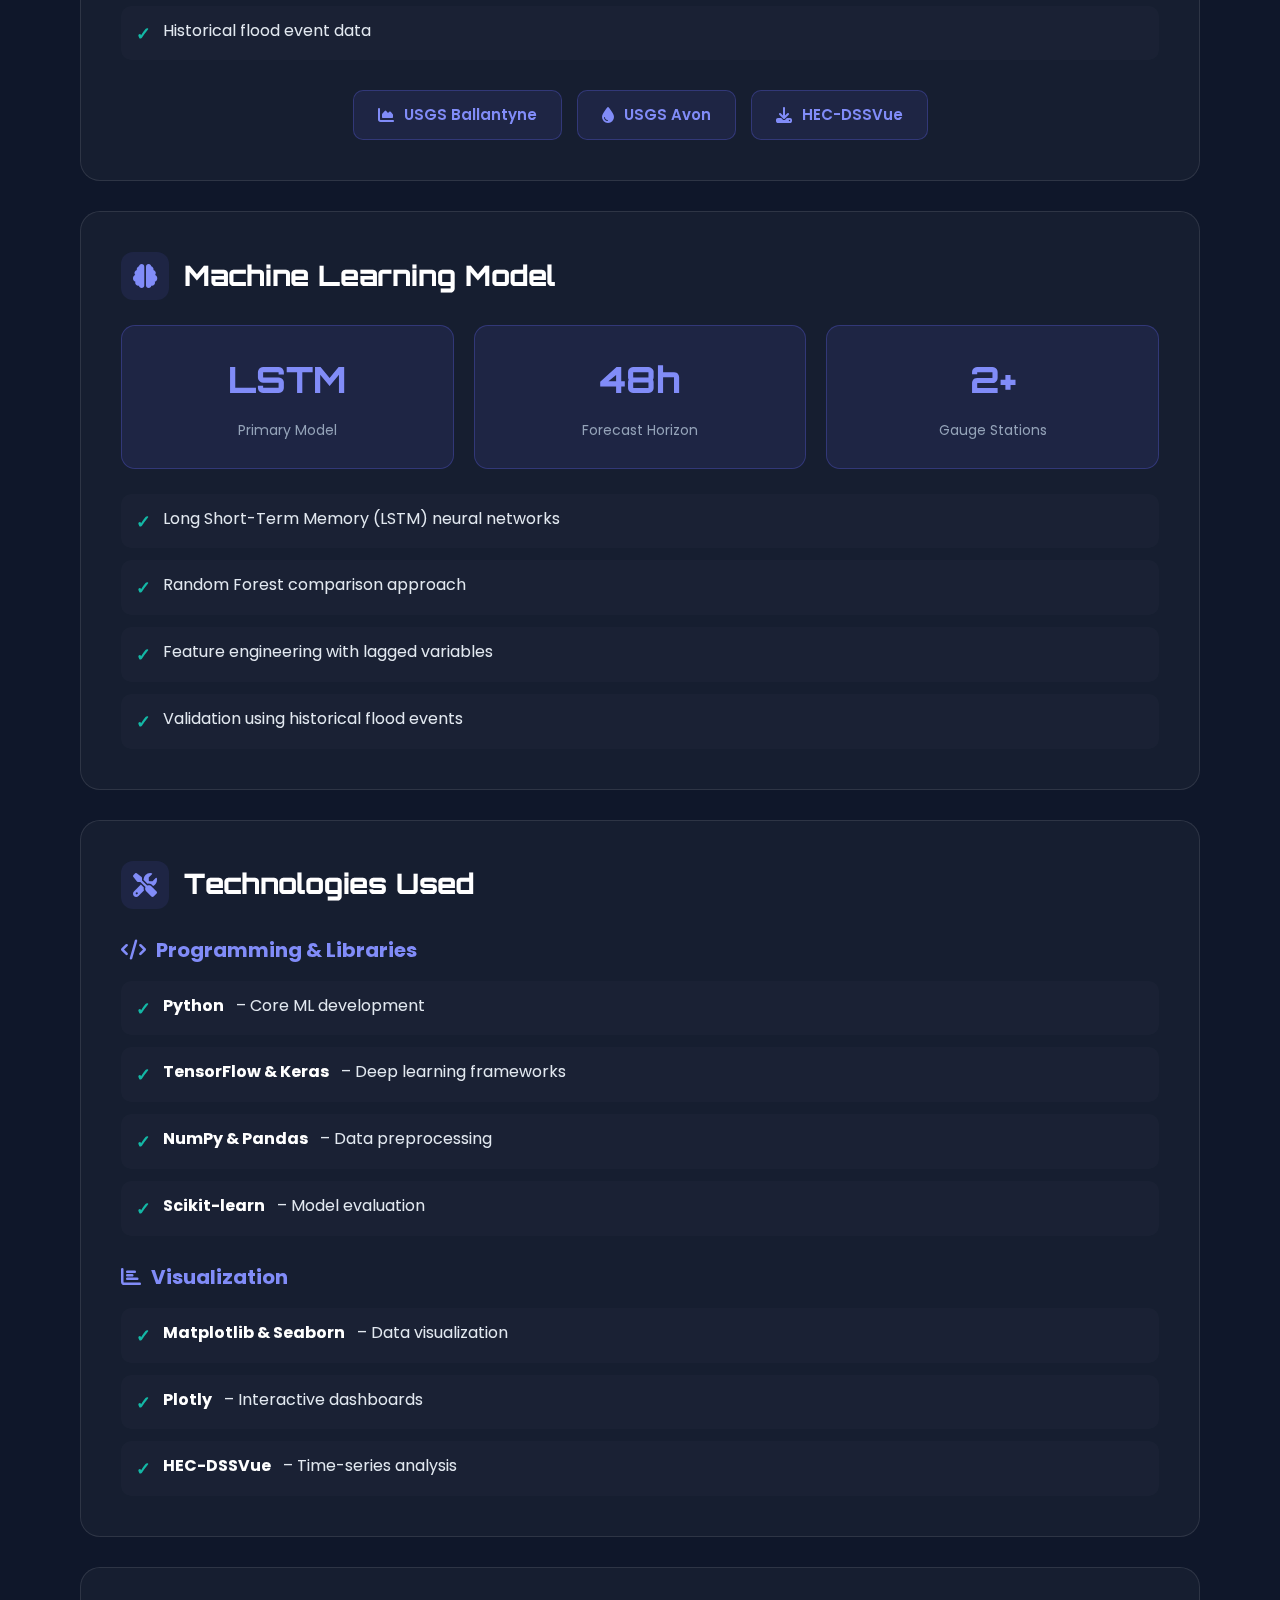
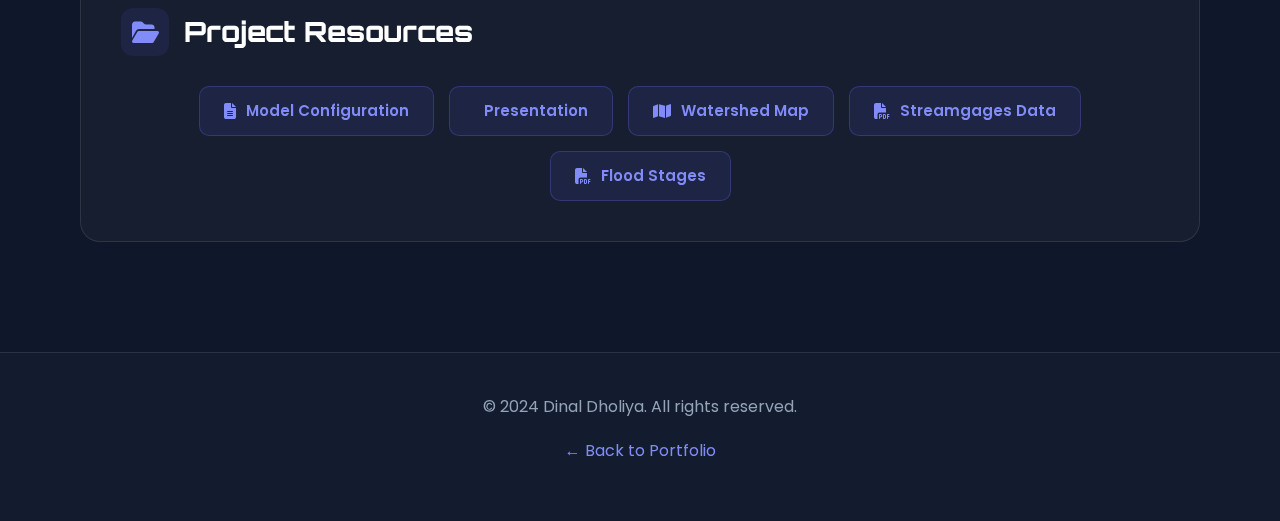
<file: project1.html>
<!DOCTYPE html>
<html lang="en">
<head>
    <meta charset="UTF-8">
    <meta name="viewport" content="width=device-width, initial-scale=1.0">
    <title>Machine Learning for River Forecasting - Dinal Dholiya</title>
    <link href="https://fonts.googleapis.com/css2?family=Poppins:wght@300;400;600;700;800&family=Orbitron:wght@500;700;900&display=swap" rel="stylesheet">
    <link rel="stylesheet" href="https://cdnjs.cloudflare.com/ajax/libs/font-awesome/6.4.0/css/all.min.css">
    <link rel="stylesheet" href="project-styles.css">
</head>
<body>
    <!-- Animated Background -->
    <div class="animated-bg">
        <div class="gradient-orb orb-1"></div>
        <div class="gradient-orb orb-2"></div>
    </div>

    <!-- Navigation -->
    <nav class="nav-header">
        <div class="nav-container">
            <a href="index.html" class="back-btn">
                <i class="fas fa-arrow-left"></i>
                <span>Back to Portfolio</span>
            </a>
            <div class="project-title-nav">ML River Forecasting</div>
        </div>
    </nav>

    <!-- Hero Section -->
    <section class="hero-section">
        <div class="hero-badge">
            <i class="fas fa-water"></i>
            <span>Machine Learning • Hydrology • LSTM</span>
        </div>
        <h1 class="hero-title">Machine Learning for River Forecasting</h1>
        <p class="hero-subtitle">
            Leveraging LSTM neural networks to predict river stage levels at Avon and Ballantyne 
            stream gages for up to 48 hours ahead, enhancing flood risk assessment.
        </p>
    </section>

    <!-- Main Content -->
    <div class="container">
        <!-- Overview -->
        <div class="section">
            <div class="section-header">
                <div class="section-icon"><i class="fas fa-info-circle"></i></div>
                <h2>Project Overview</h2>
            </div>
            <p>
                This project leverages Machine Learning models to predict river stage levels for up to 48 hours ahead. 
                The goal is to enhance flood risk assessment using real-time data and AI techniques.
            </p>
            <p><strong>Duration:</strong> 2022 - 2023 | <strong>Location:</strong> Genesee River Basin</p>
        </div>

        <!-- Goals -->
        <div class="section">
            <div class="section-header">
                <div class="section-icon"><i class="fas fa-bullseye"></i></div>
                <h2>Project Goals</h2>
            </div>
            <ul>
                <li>Forecast river stages in the Genesee River Basin</li>
                <li>Improve peak flow prediction for flood management</li>
                <li>Enable real-time forecasting with dynamic inputs</li>
                <li>Develop scalable models for other river systems</li>
            </ul>
        </div>

        <!-- Data Sources -->
        <div class="section">
            <div class="section-header">
                <div class="section-icon"><i class="fas fa-database"></i></div>
                <h2>Data Sources</h2>
            </div>
            <ul>
                <li>Flow & stage time series from HEC-DSS files</li>
                <li>USGS streamgage data (Avon & Ballantyne)</li>
                <li>Precipitation forecasts from NOAA</li>
                <li>Historical flood event data</li>
            </ul>
            <div class="hero-links">
                <a class="button" href="https://waterdata.usgs.gov/monitoring-location/04230650/" target="_blank">
                    <i class="fas fa-chart-area"></i>USGS Ballantyne
                </a>
                <a class="button" href="https://water.noaa.gov/gauges/avon6" target="_blank">
                    <i class="fas fa-tint"></i>USGS Avon
                </a>
                <a class="button" href="https://www.hec.usace.army.mil/software/hec-dssvue/" target="_blank">
                    <i class="fas fa-download"></i>HEC-DSSVue
                </a>
            </div>
        </div>

        <!-- ML Model -->
        <div class="section">
            <div class="section-header">
                <div class="section-icon"><i class="fas fa-brain"></i></div>
                <h2>Machine Learning Model</h2>
            </div>
            <div class="stats-grid">
                <div class="stat-card">
                    <span class="stat-number">LSTM</span>
                    <span class="stat-label">Primary Model</span>
                </div>
                <div class="stat-card">
                    <span class="stat-number">48h</span>
                    <span class="stat-label">Forecast Horizon</span>
                </div>
                <div class="stat-card">
                    <span class="stat-number">2+</span>
                    <span class="stat-label">Gauge Stations</span>
                </div>
            </div>
            <ul>
                <li>Long Short-Term Memory (LSTM) neural networks</li>
                <li>Random Forest comparison approach</li>
                <li>Feature engineering with lagged variables</li>
                <li>Validation using historical flood events</li>
            </ul>
        </div>

        <!-- Technologies -->
        <div class="section">
            <div class="section-header">
                <div class="section-icon"><i class="fas fa-tools"></i></div>
                <h2>Technologies Used</h2>
            </div>
            <h3><i class="fas fa-code"></i> Programming & Libraries</h3>
            <ul>
                <li><strong>Python</strong> – Core ML development</li>
                <li><strong>TensorFlow & Keras</strong> – Deep learning frameworks</li>
                <li><strong>NumPy & Pandas</strong> – Data preprocessing</li>
                <li><strong>Scikit-learn</strong> – Model evaluation</li>
            </ul>
            <h3><i class="fas fa-chart-bar"></i> Visualization</h3>
            <ul>
                <li><strong>Matplotlib & Seaborn</strong> – Data visualization</li>
                <li><strong>Plotly</strong> – Interactive dashboards</li>
                <li><strong>HEC-DSSVue</strong> – Time-series analysis</li>
            </ul>
        </div>

        <!-- Resources -->
        <div class="section">
            <div class="section-header">
                <div class="section-icon"><i class="fas fa-folder-open"></i></div>
                <h2>Project Resources</h2>
            </div>
            <div class="hero-links">
                <a class="button" href="FlowPrediction.txt">
                    <i class="fas fa-file-alt"></i>Model Configuration
                </a>
                <a class="button" href="https://docs.google.com/presentation/d/1JNQ4Mwzxzgd_2xqIiGuecXyoxy4_GTv3VXEc3gOxG8k/edit?usp=sharing" target="_blank">
                    <i class="fas fa-presentation"></i>Presentation
                </a>
                <a class="button" href="Picture1.png">
                    <i class="fas fa-map"></i>Watershed Map
                </a>
                <a class="button" href="Book1.pdf">
                    <i class="fas fa-file-pdf"></i>Streamgages Data
                </a>
                <a class="button" href="Book2.pdf">
                    <i class="fas fa-file-pdf"></i>Flood Stages
                </a>
            </div>
        </div>
    </div>

    <!-- Footer -->
    <footer>
        <p>&copy; 2024 Dinal Dholiya. All rights reserved.</p>
        <p><a href="index.html">← Back to Portfolio</a></p>
    </footer>
</body>
</html>
</file>
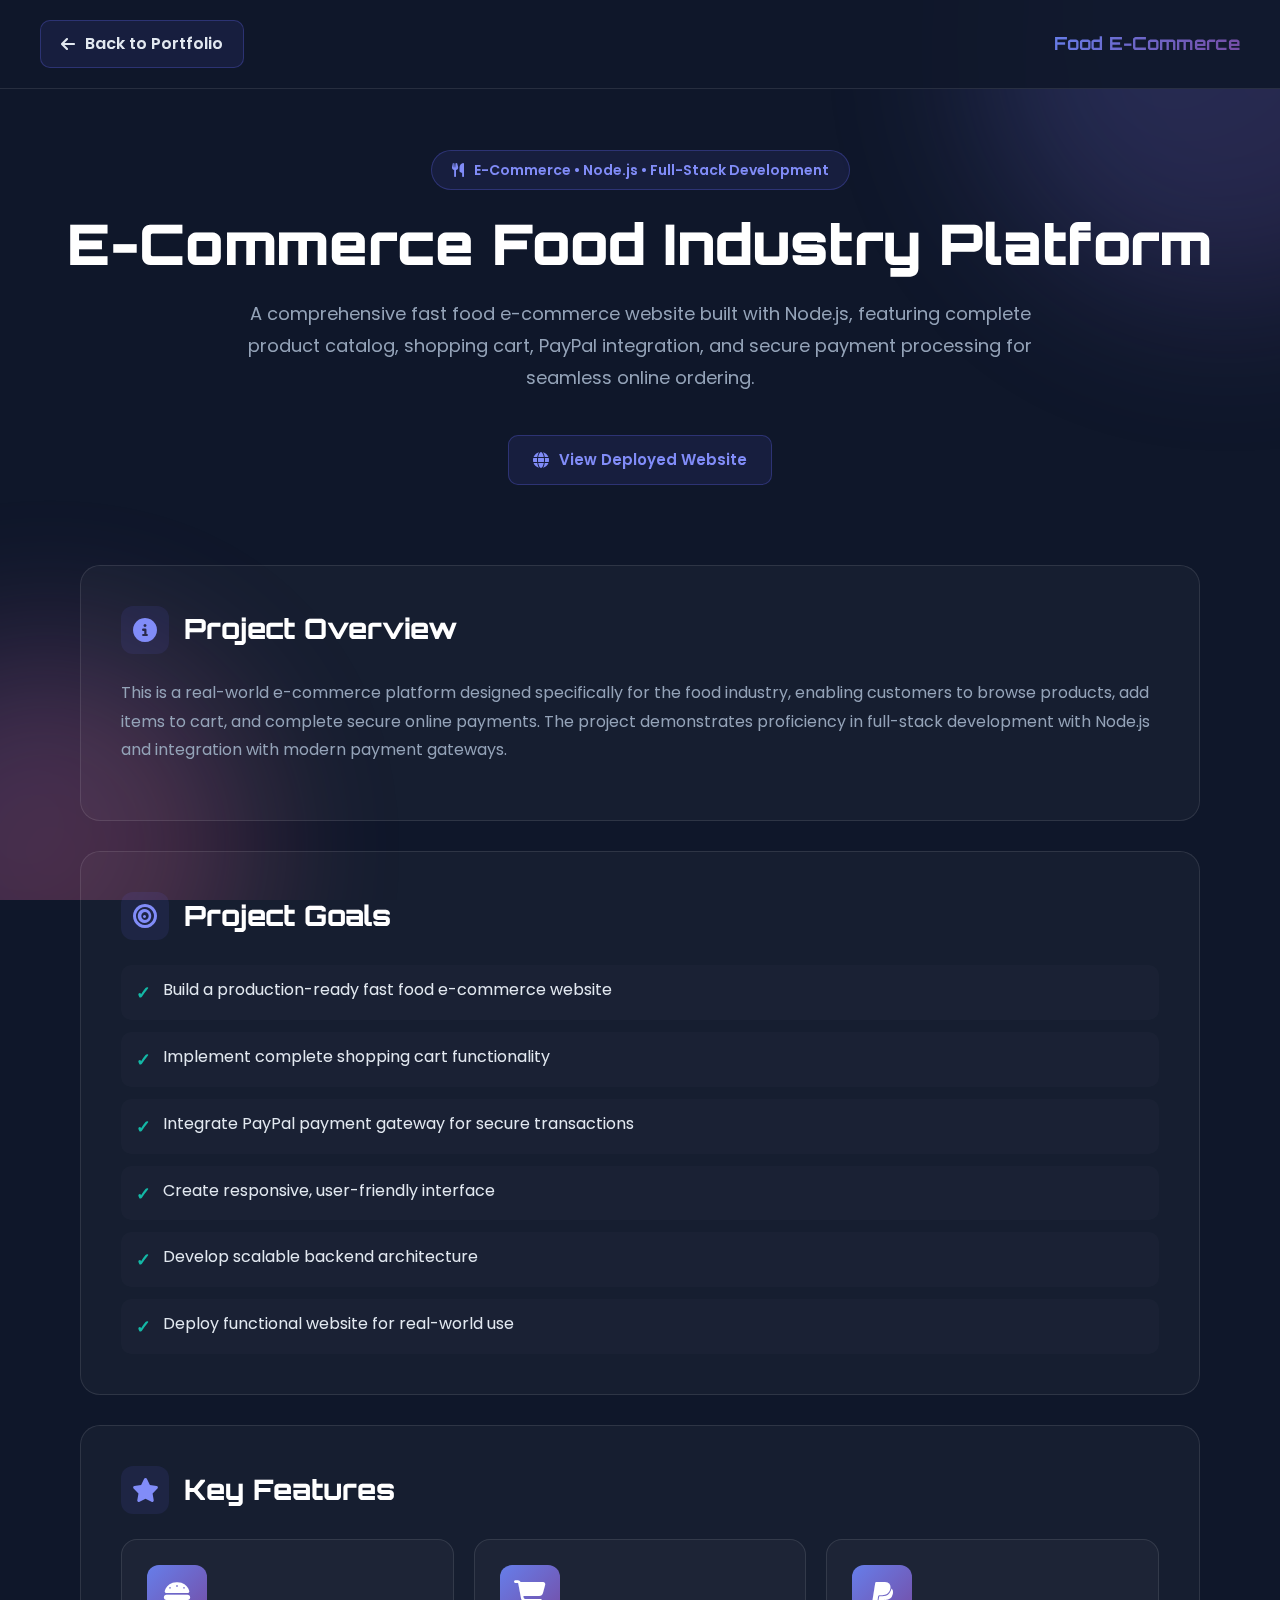
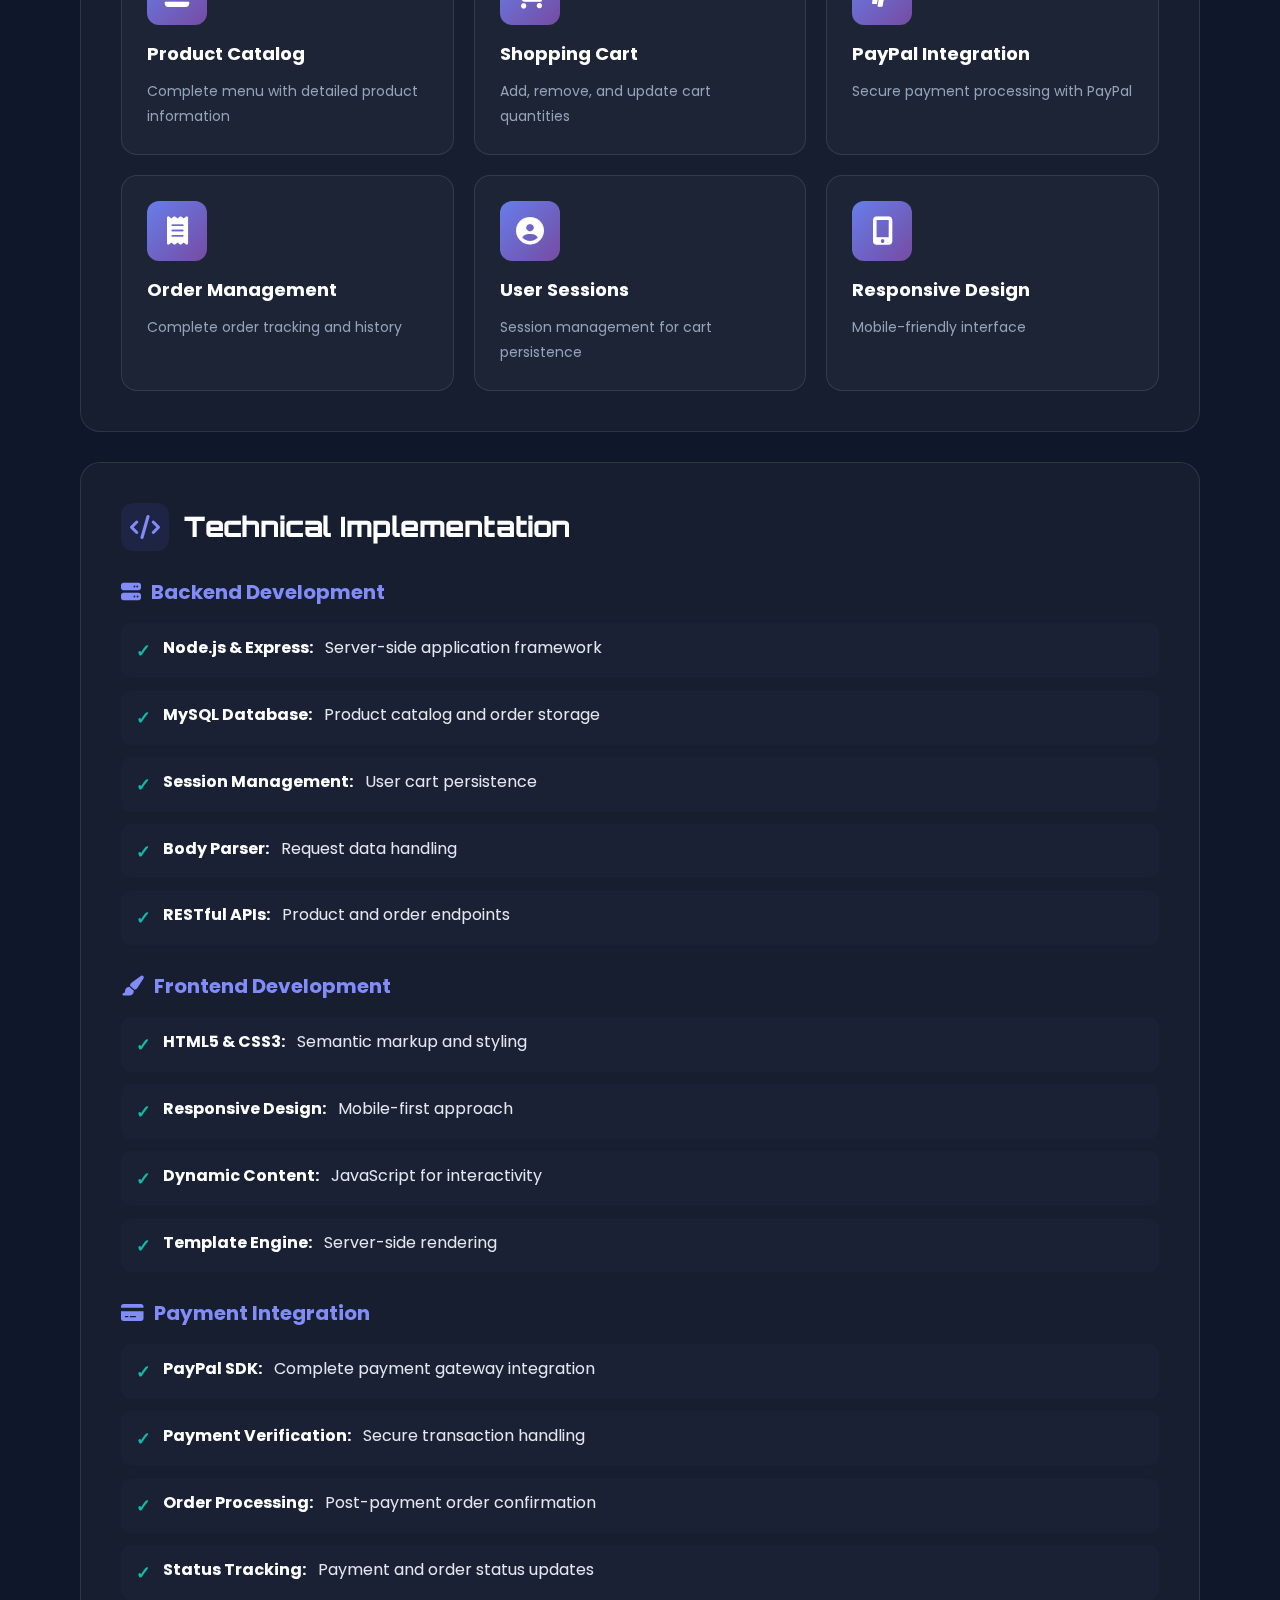
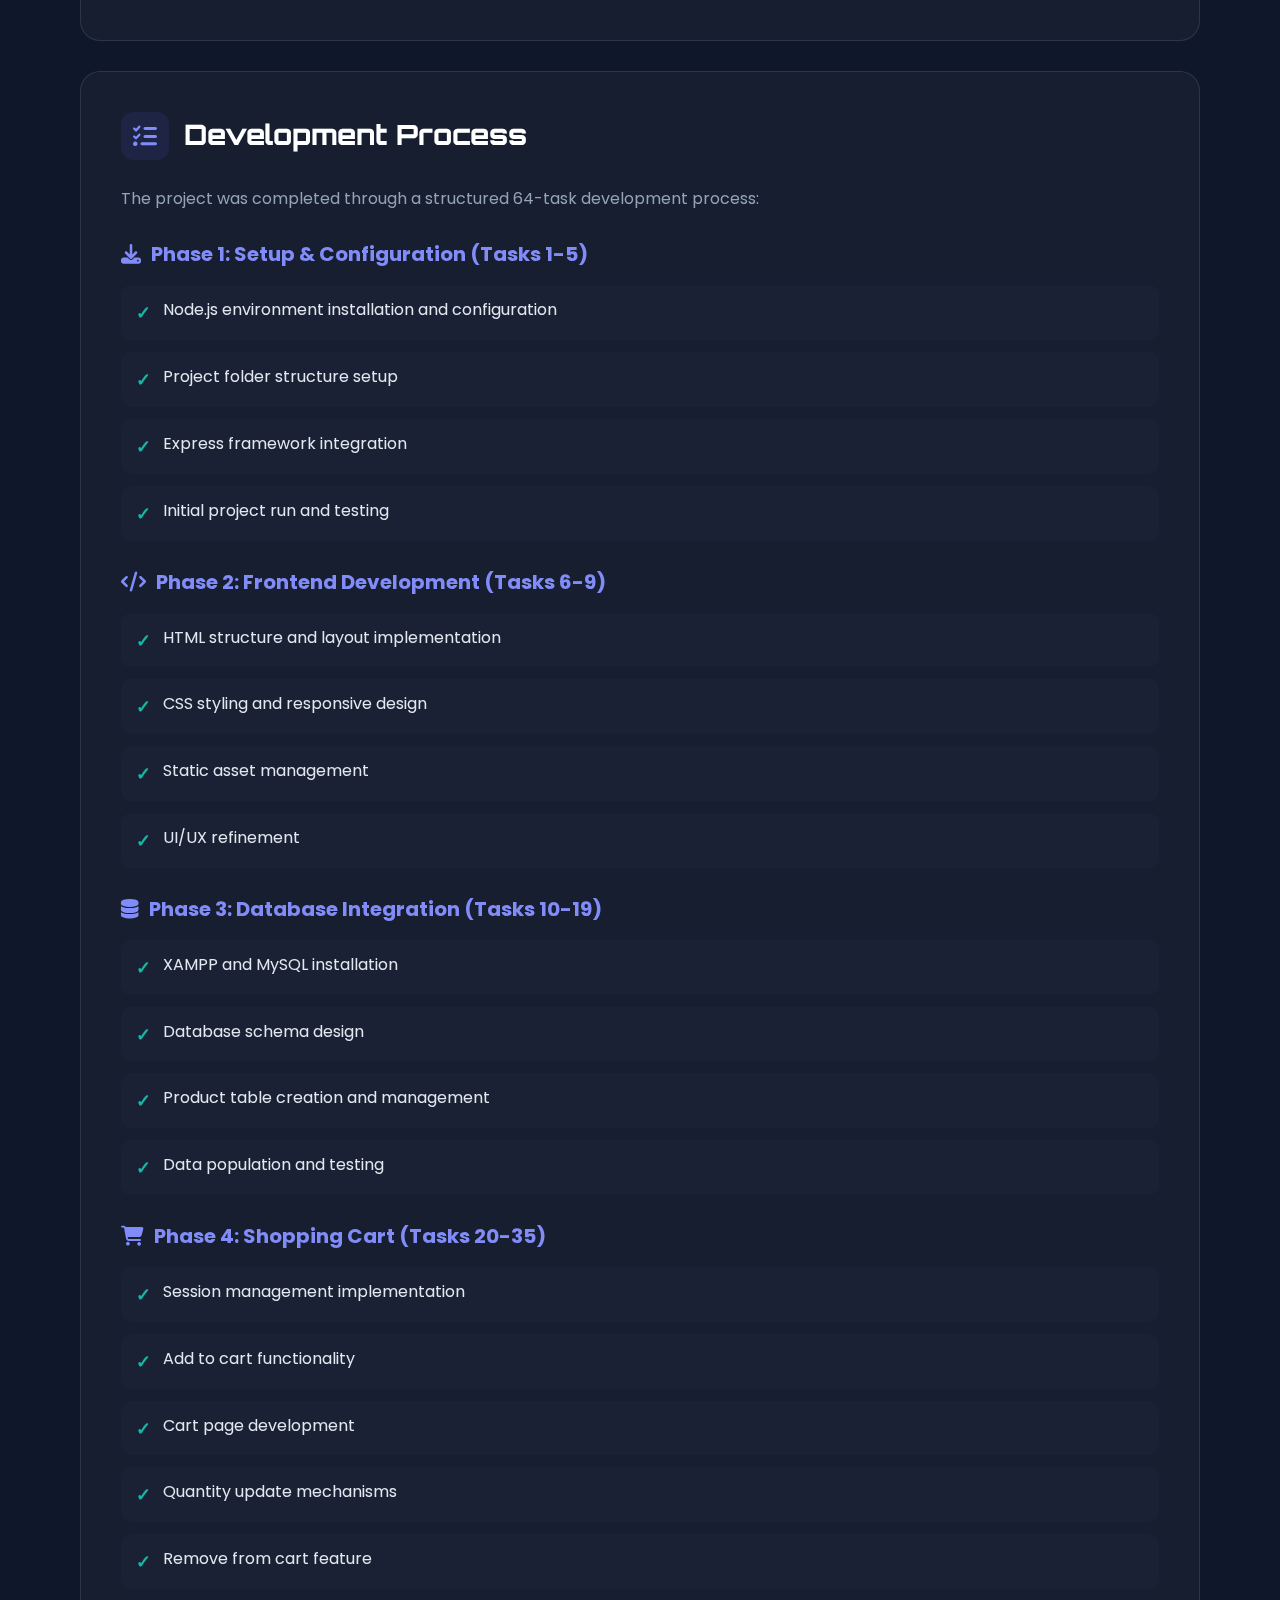
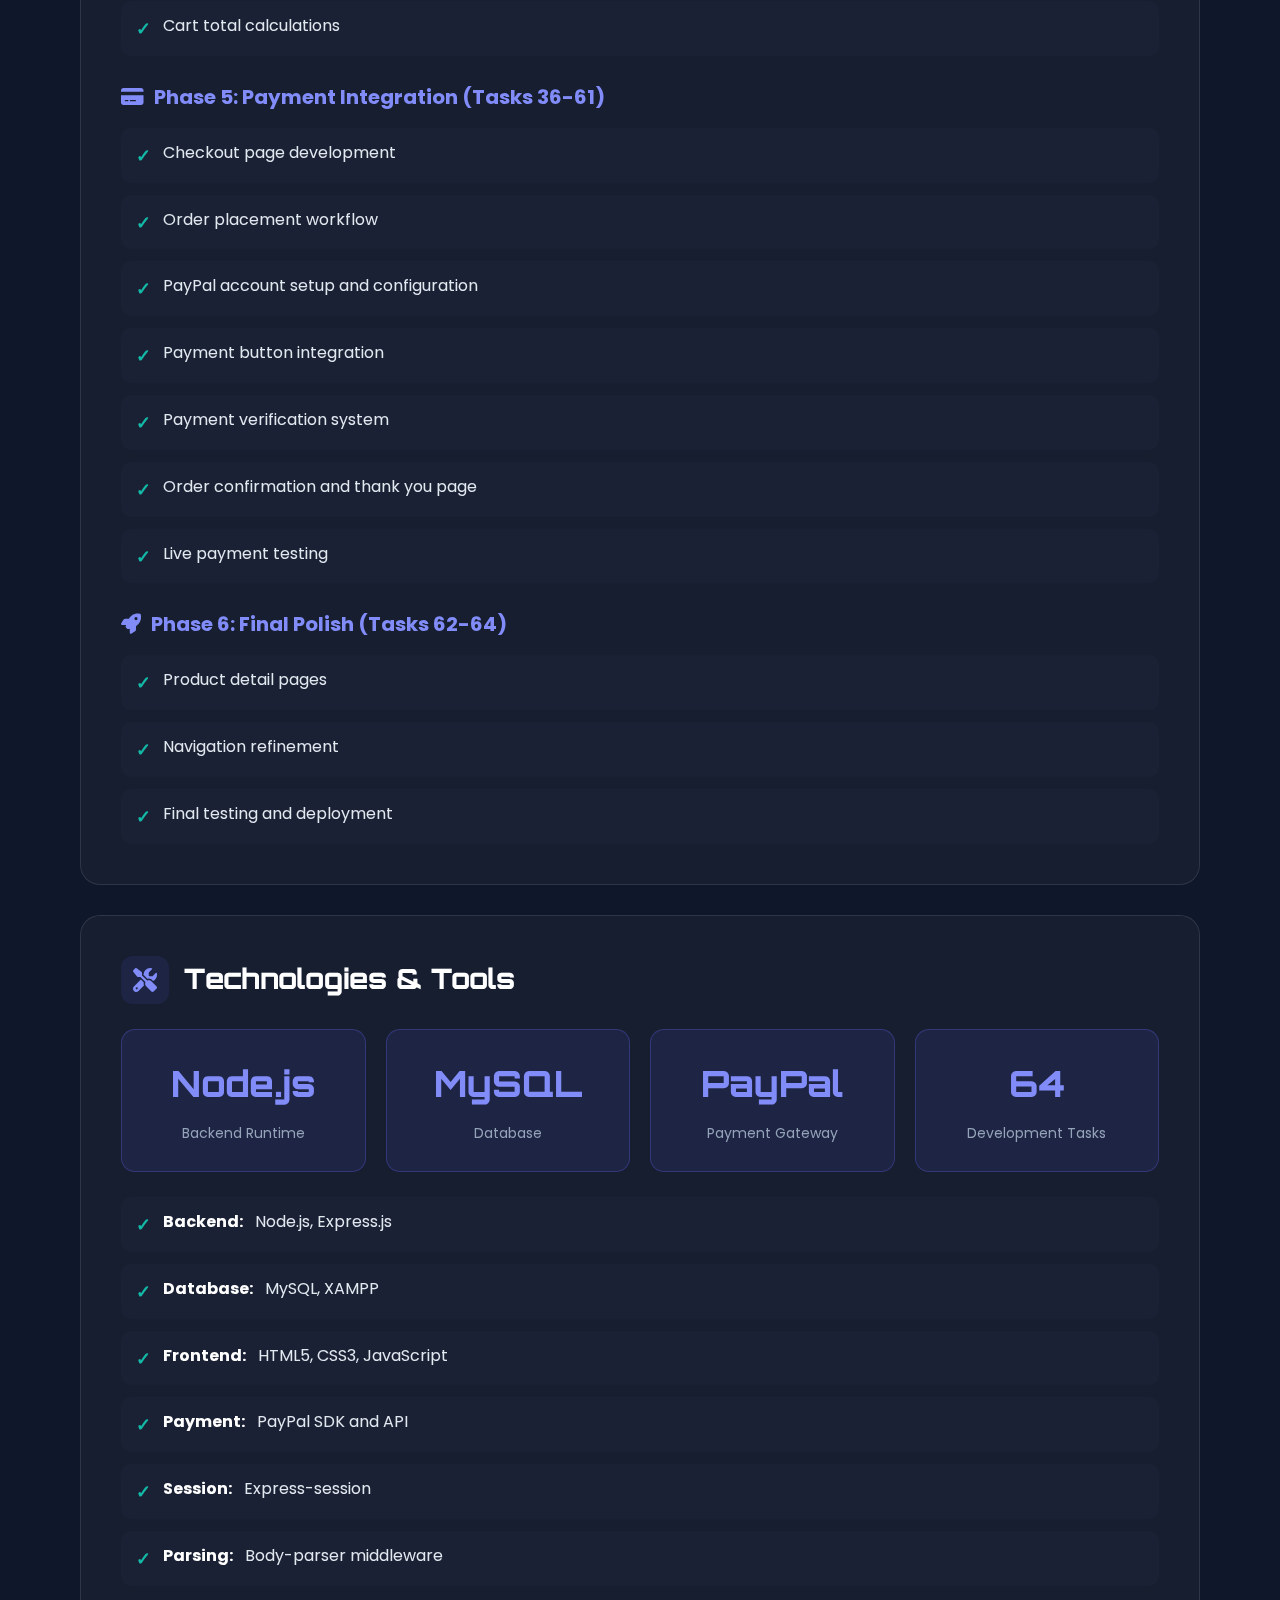
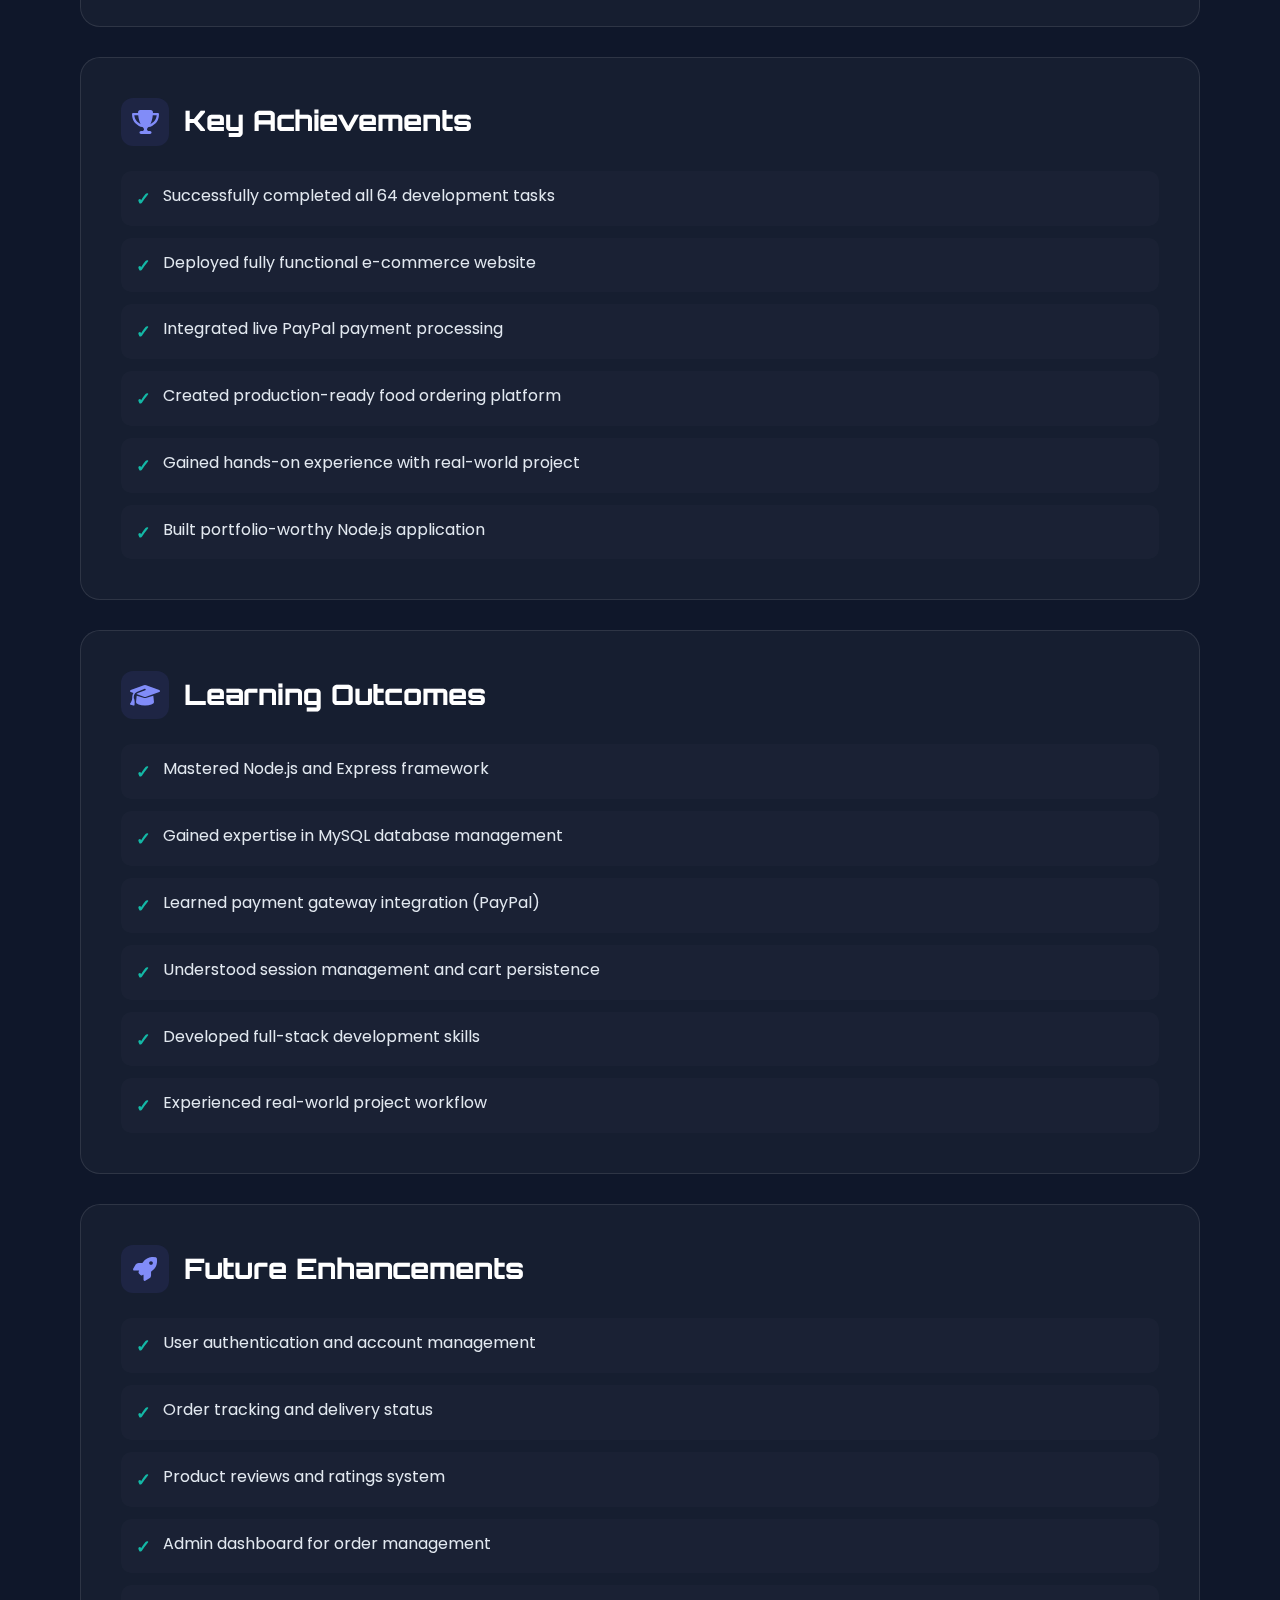
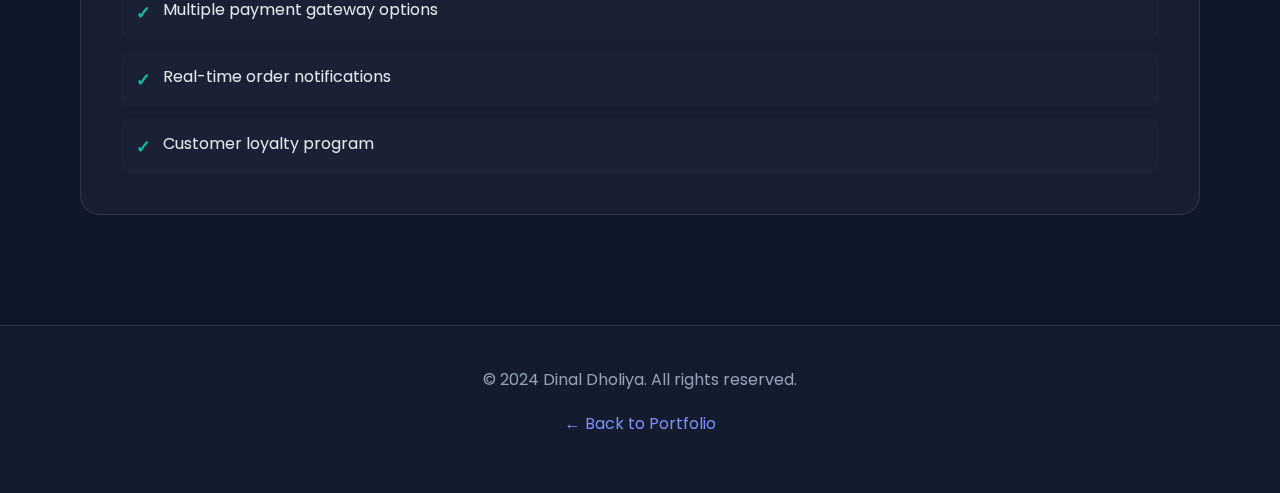
<file: project10.html>
<!DOCTYPE html>
<html lang="en">
<head>
    <meta charset="UTF-8">
    <meta name="viewport" content="width=device-width, initial-scale=1.0">
    <title>E-Commerce Food Platform - Dinal Dholiya</title>
    <link href="https://fonts.googleapis.com/css2?family=Poppins:wght@300;400;600;700;800&family=Orbitron:wght@500;700;900&display=swap" rel="stylesheet">
    <link rel="stylesheet" href="https://cdnjs.cloudflare.com/ajax/libs/font-awesome/6.4.0/css/all.min.css">
    <link rel="stylesheet" href="project-styles.css">
</head>
<body>
    <!-- Animated Background -->
    <div class="animated-bg">
        <div class="gradient-orb orb-1"></div>
        <div class="gradient-orb orb-2"></div>
    </div>

    <!-- Navigation -->
    <nav class="nav-header">
        <div class="nav-container">
            <a href="index.html" class="back-btn">
                <i class="fas fa-arrow-left"></i>
                <span>Back to Portfolio</span>
            </a>
            <div class="project-title-nav">Food E-Commerce</div>
        </div>
    </nav>

    <!-- Hero Section -->
    <section class="hero-section">
        <div class="hero-badge">
            <i class="fas fa-utensils"></i>
            <span>E-Commerce • Node.js • Full-Stack Development</span>
        </div>
        <h1 class="hero-title">E-Commerce Food Industry Platform</h1>
        <p class="hero-subtitle">
            A comprehensive fast food e-commerce website built with Node.js, featuring complete product 
            catalog, shopping cart, PayPal integration, and secure payment processing for seamless online ordering.
        </p>
        <div class="hero-links">
            <a class="button" href="https://drive.google.com/file/d/1gZiZxcI2IAK7-DUKwMEB2bCifj0y1nnk/view?usp=sharing" target="_blank">
                <i class="fas fa-globe"></i>View Deployed Website
            </a>
        </div>
    </section>

    <!-- Main Content -->
    <div class="container">
        <!-- Project Overview -->
        <div class="section">
            <div class="section-header">
                <div class="section-icon"><i class="fas fa-info-circle"></i></div>
                <h2>Project Overview</h2>
            </div>
            <p>
                This is a real-world e-commerce platform designed specifically for the food industry, enabling 
                customers to browse products, add items to cart, and complete secure online payments. The project 
                demonstrates proficiency in full-stack development with Node.js and integration with modern 
                payment gateways.
            </p>
        </div>

        <!-- Project Goals -->
        <div class="section">
            <div class="section-header">
                <div class="section-icon"><i class="fas fa-bullseye"></i></div>
                <h2>Project Goals</h2>
            </div>
            <ul>
                <li>Build a production-ready fast food e-commerce website</li>
                <li>Implement complete shopping cart functionality</li>
                <li>Integrate PayPal payment gateway for secure transactions</li>
                <li>Create responsive, user-friendly interface</li>
                <li>Develop scalable backend architecture</li>
                <li>Deploy functional website for real-world use</li>
            </ul>
        </div>

        <!-- Key Features -->
        <div class="section">
            <div class="section-header">
                <div class="section-icon"><i class="fas fa-star"></i></div>
                <h2>Key Features</h2>
            </div>
            <div class="feature-grid">
                <div class="feature-card">
                    <div class="feature-icon"><i class="fas fa-hamburger"></i></div>
                    <h4>Product Catalog</h4>
                    <p>Complete menu with detailed product information</p>
                </div>
                <div class="feature-card">
                    <div class="feature-icon"><i class="fas fa-shopping-cart"></i></div>
                    <h4>Shopping Cart</h4>
                    <p>Add, remove, and update cart quantities</p>
                </div>
                <div class="feature-card">
                    <div class="feature-icon"><i class="fab fa-paypal"></i></div>
                    <h4>PayPal Integration</h4>
                    <p>Secure payment processing with PayPal</p>
                </div>
                <div class="feature-card">
                    <div class="feature-icon"><i class="fas fa-receipt"></i></div>
                    <h4>Order Management</h4>
                    <p>Complete order tracking and history</p>
                </div>
                <div class="feature-card">
                    <div class="feature-icon"><i class="fas fa-user-circle"></i></div>
                    <h4>User Sessions</h4>
                    <p>Session management for cart persistence</p>
                </div>
                <div class="feature-card">
                    <div class="feature-icon"><i class="fas fa-mobile-alt"></i></div>
                    <h4>Responsive Design</h4>
                    <p>Mobile-friendly interface</p>
                </div>
            </div>
        </div>

        <!-- Technical Implementation -->
        <div class="section">
            <div class="section-header">
                <div class="section-icon"><i class="fas fa-code"></i></div>
                <h2>Technical Implementation</h2>
            </div>
            
            <h3><i class="fas fa-server"></i> Backend Development</h3>
            <ul>
                <li><strong>Node.js & Express:</strong> Server-side application framework</li>
                <li><strong>MySQL Database:</strong> Product catalog and order storage</li>
                <li><strong>Session Management:</strong> User cart persistence</li>
                <li><strong>Body Parser:</strong> Request data handling</li>
                <li><strong>RESTful APIs:</strong> Product and order endpoints</li>
            </ul>

            <h3><i class="fas fa-paint-brush"></i> Frontend Development</h3>
            <ul>
                <li><strong>HTML5 & CSS3:</strong> Semantic markup and styling</li>
                <li><strong>Responsive Design:</strong> Mobile-first approach</li>
                <li><strong>Dynamic Content:</strong> JavaScript for interactivity</li>
                <li><strong>Template Engine:</strong> Server-side rendering</li>
            </ul>

            <h3><i class="fas fa-credit-card"></i> Payment Integration</h3>
            <ul>
                <li><strong>PayPal SDK:</strong> Complete payment gateway integration</li>
                <li><strong>Payment Verification:</strong> Secure transaction handling</li>
                <li><strong>Order Processing:</strong> Post-payment order confirmation</li>
                <li><strong>Status Tracking:</strong> Payment and order status updates</li>
            </ul>
        </div>

        <!-- Development Process -->
        <div class="section">
            <div class="section-header">
                <div class="section-icon"><i class="fas fa-tasks"></i></div>
                <h2>Development Process</h2>
            </div>
            <p>The project was completed through a structured 64-task development process:</p>
            
            <h3><i class="fas fa-download"></i> Phase 1: Setup & Configuration (Tasks 1-5)</h3>
            <ul>
                <li>Node.js environment installation and configuration</li>
                <li>Project folder structure setup</li>
                <li>Express framework integration</li>
                <li>Initial project run and testing</li>
            </ul>

            <h3><i class="fas fa-code"></i> Phase 2: Frontend Development (Tasks 6-9)</h3>
            <ul>
                <li>HTML structure and layout implementation</li>
                <li>CSS styling and responsive design</li>
                <li>Static asset management</li>
                <li>UI/UX refinement</li>
            </ul>

            <h3><i class="fas fa-database"></i> Phase 3: Database Integration (Tasks 10-19)</h3>
            <ul>
                <li>XAMPP and MySQL installation</li>
                <li>Database schema design</li>
                <li>Product table creation and management</li>
                <li>Data population and testing</li>
            </ul>

            <h3><i class="fas fa-shopping-cart"></i> Phase 4: Shopping Cart (Tasks 20-35)</h3>
            <ul>
                <li>Session management implementation</li>
                <li>Add to cart functionality</li>
                <li>Cart page development</li>
                <li>Quantity update mechanisms</li>
                <li>Remove from cart feature</li>
                <li>Cart total calculations</li>
            </ul>

            <h3><i class="fas fa-credit-card"></i> Phase 5: Payment Integration (Tasks 36-61)</h3>
            <ul>
                <li>Checkout page development</li>
                <li>Order placement workflow</li>
                <li>PayPal account setup and configuration</li>
                <li>Payment button integration</li>
                <li>Payment verification system</li>
                <li>Order confirmation and thank you page</li>
                <li>Live payment testing</li>
            </ul>

            <h3><i class="fas fa-rocket"></i> Phase 6: Final Polish (Tasks 62-64)</h3>
            <ul>
                <li>Product detail pages</li>
                <li>Navigation refinement</li>
                <li>Final testing and deployment</li>
            </ul>
        </div>

        <!-- Technologies & Tools -->
        <div class="section">
            <div class="section-header">
                <div class="section-icon"><i class="fas fa-tools"></i></div>
                <h2>Technologies & Tools</h2>
            </div>
            <div class="stats-grid">
                <div class="stat-card">
                    <span class="stat-number">Node.js</span>
                    <span class="stat-label">Backend Runtime</span>
                </div>
                <div class="stat-card">
                    <span class="stat-number">MySQL</span>
                    <span class="stat-label">Database</span>
                </div>
                <div class="stat-card">
                    <span class="stat-number">PayPal</span>
                    <span class="stat-label">Payment Gateway</span>
                </div>
                <div class="stat-card">
                    <span class="stat-number">64</span>
                    <span class="stat-label">Development Tasks</span>
                </div>
            </div>
            <ul>
                <li><strong>Backend:</strong> Node.js, Express.js</li>
                <li><strong>Database:</strong> MySQL, XAMPP</li>
                <li><strong>Frontend:</strong> HTML5, CSS3, JavaScript</li>
                <li><strong>Payment:</strong> PayPal SDK and API</li>
                <li><strong>Session:</strong> Express-session</li>
                <li><strong>Parsing:</strong> Body-parser middleware</li>
            </ul>
        </div>

        <!-- Key Achievements -->
        <div class="section">
            <div class="section-header">
                <div class="section-icon"><i class="fas fa-trophy"></i></div>
                <h2>Key Achievements</h2>
            </div>
            <ul>
                <li>Successfully completed all 64 development tasks</li>
                <li>Deployed fully functional e-commerce website</li>
                <li>Integrated live PayPal payment processing</li>
                <li>Created production-ready food ordering platform</li>
                <li>Gained hands-on experience with real-world project</li>
                <li>Built portfolio-worthy Node.js application</li>
            </ul>
        </div>

        <!-- Learning Outcomes -->
        <div class="section">
            <div class="section-header">
                <div class="section-icon"><i class="fas fa-graduation-cap"></i></div>
                <h2>Learning Outcomes</h2>
            </div>
            <ul>
                <li>Mastered Node.js and Express framework</li>
                <li>Gained expertise in MySQL database management</li>
                <li>Learned payment gateway integration (PayPal)</li>
                <li>Understood session management and cart persistence</li>
                <li>Developed full-stack development skills</li>
                <li>Experienced real-world project workflow</li>
            </ul>
        </div>

        <!-- Future Enhancements -->
        <div class="section">
            <div class="section-header">
                <div class="section-icon"><i class="fas fa-rocket"></i></div>
                <h2>Future Enhancements</h2>
            </div>
            <ul>
                <li>User authentication and account management</li>
                <li>Order tracking and delivery status</li>
                <li>Product reviews and ratings system</li>
                <li>Admin dashboard for order management</li>
                <li>Multiple payment gateway options</li>
                <li>Real-time order notifications</li>
                <li>Customer loyalty program</li>
            </ul>
        </div>
    </div>

    <!-- Footer -->
    <footer>
        <p>&copy; 2024 Dinal Dholiya. All rights reserved.</p>
        <p><a href="index.html">← Back to Portfolio</a></p>
    </footer>
</body>
</html>
</file>
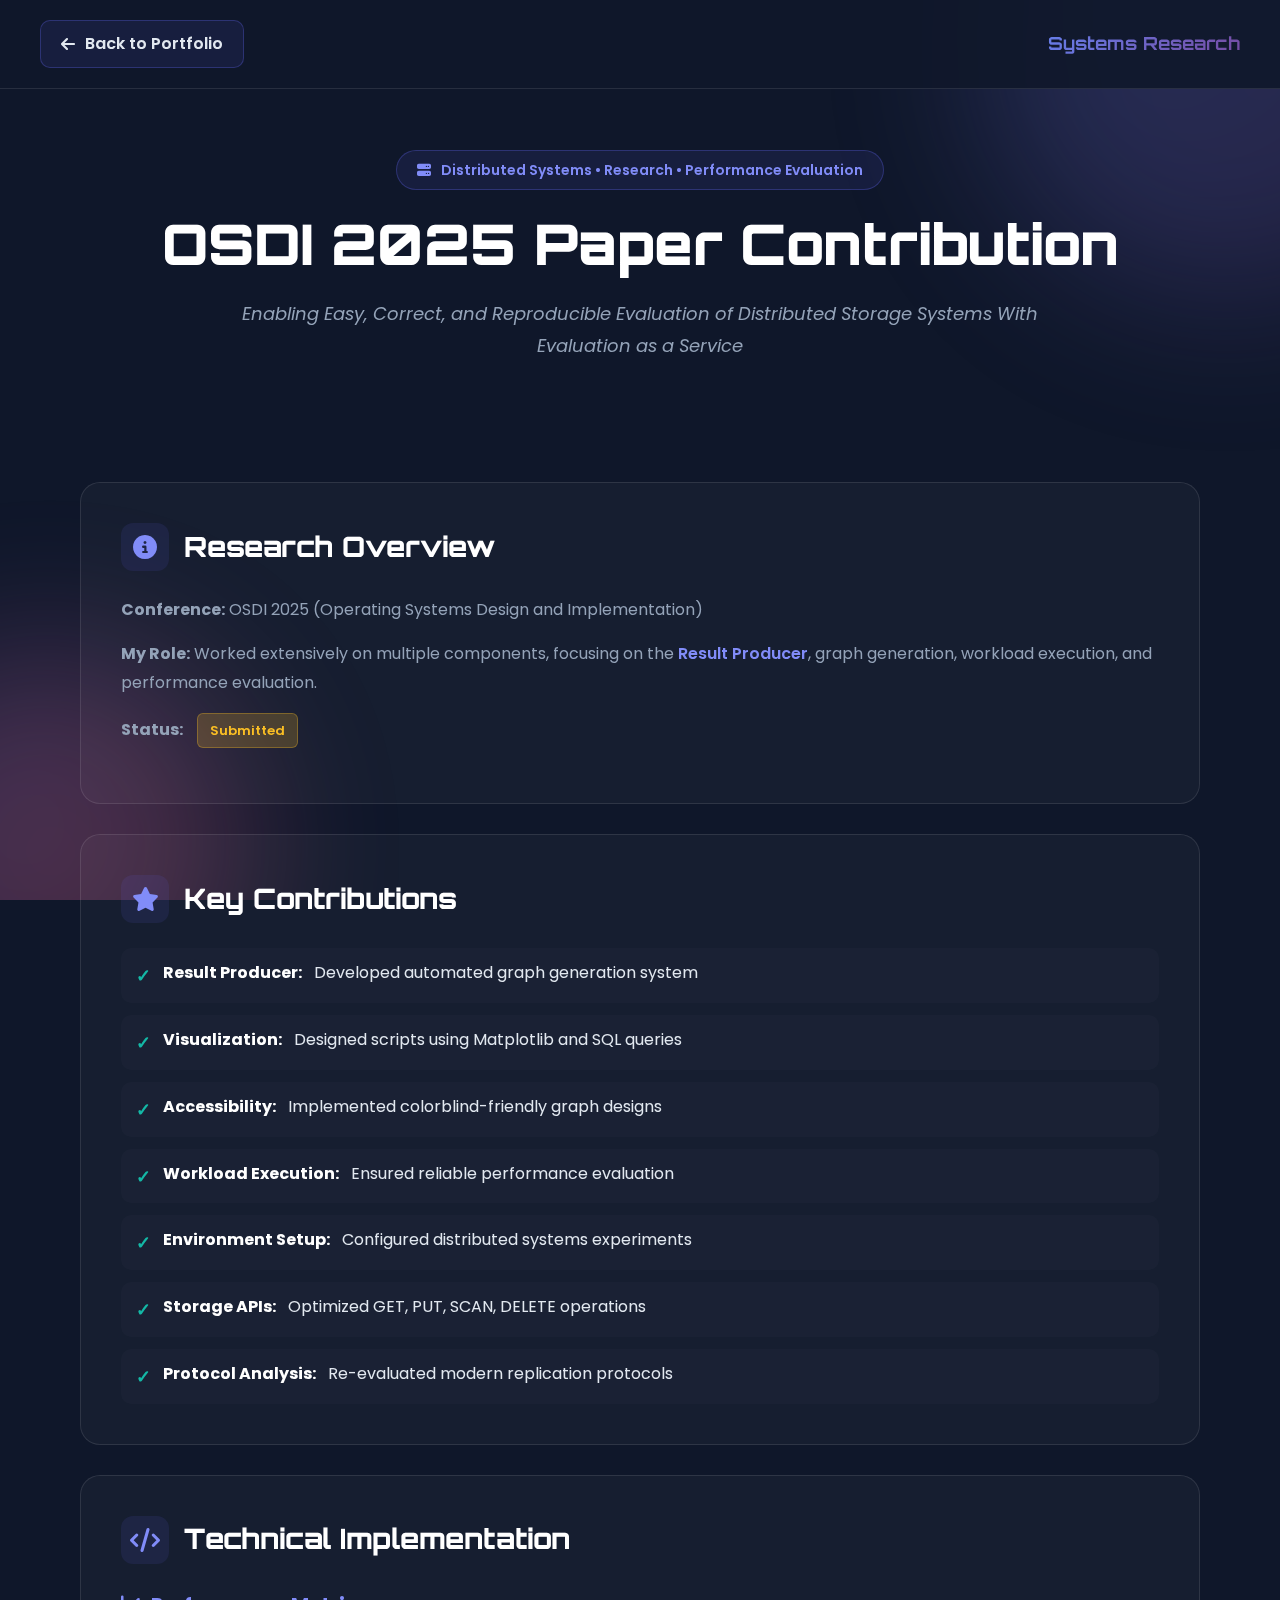
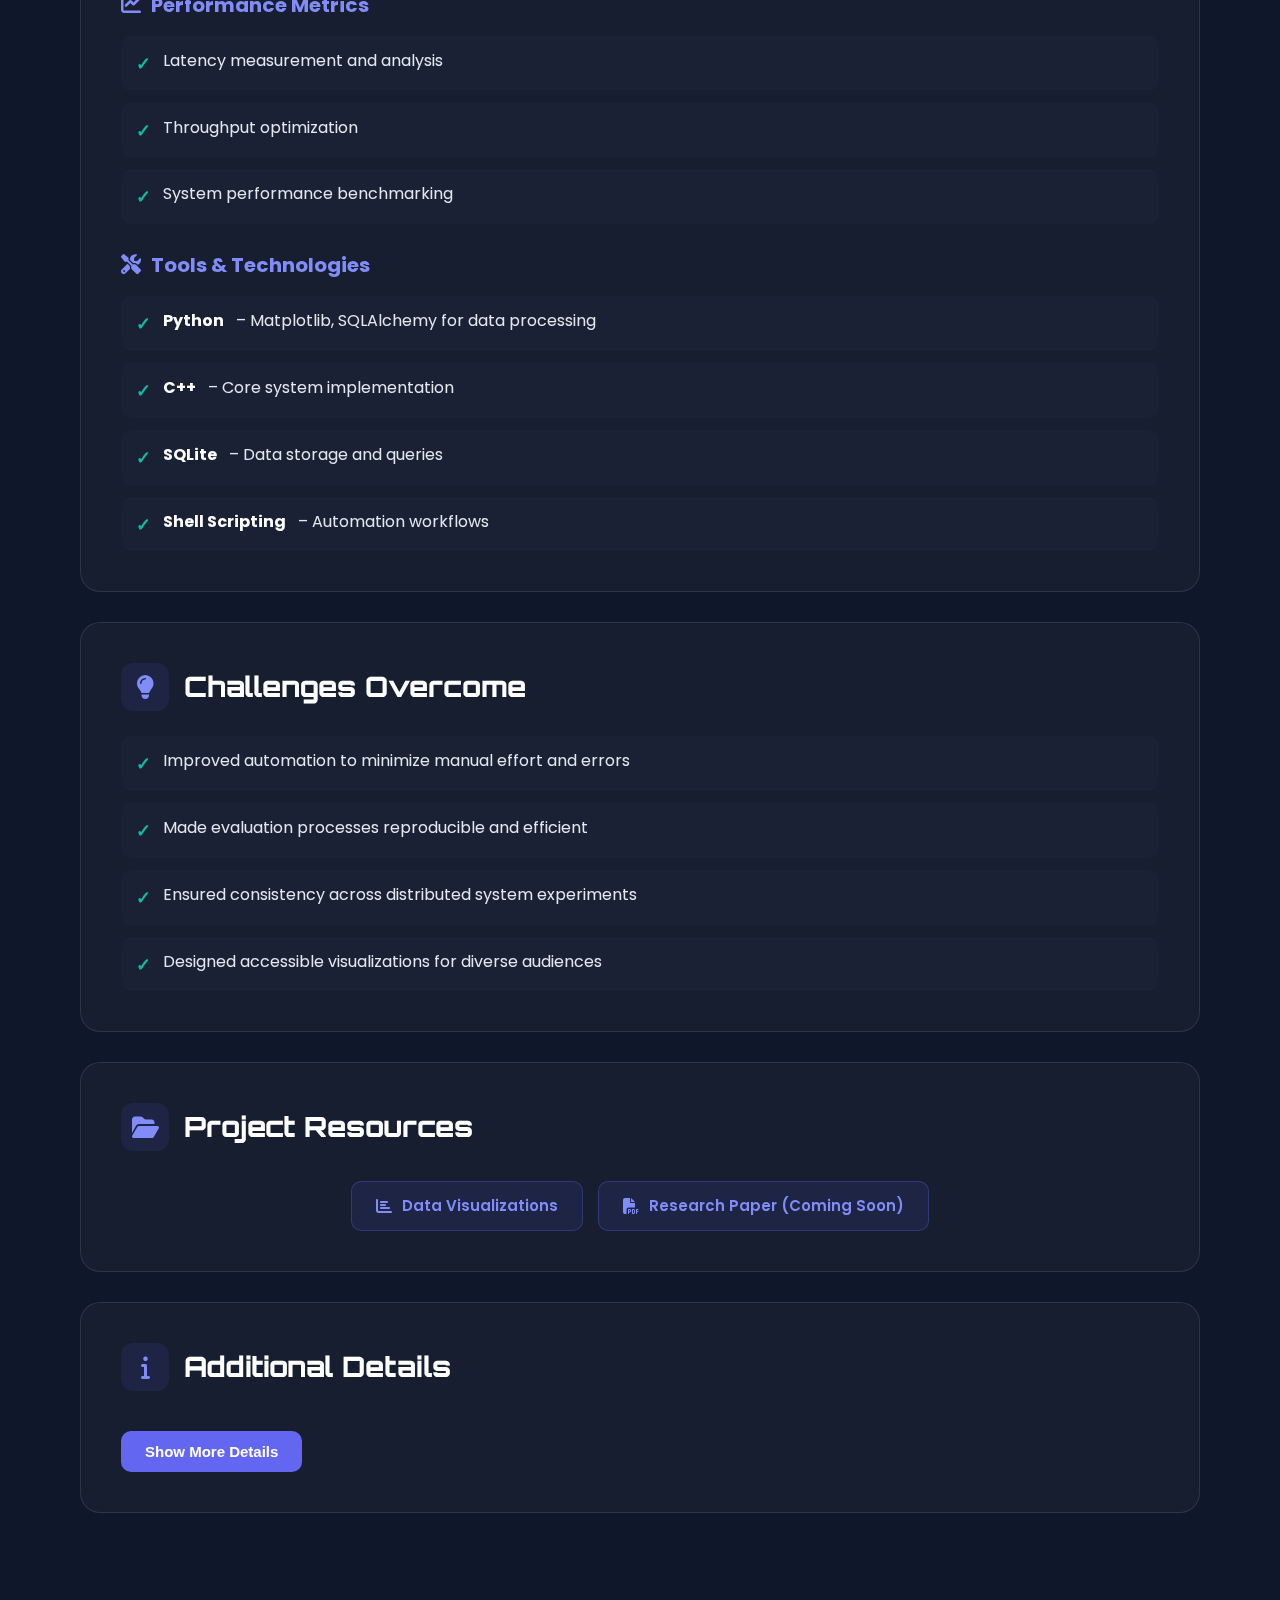
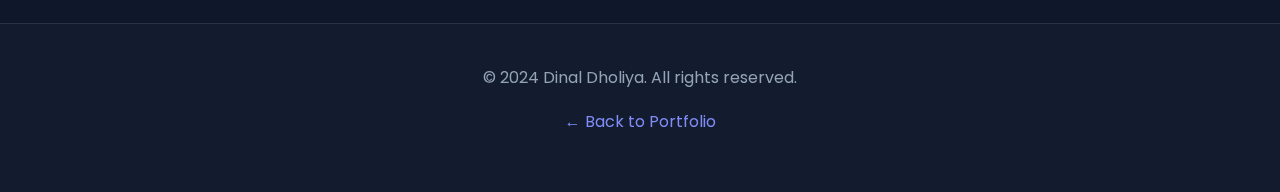
<file: project2.html>
<!DOCTYPE html>
<html lang="en">
<head>
    <meta charset="UTF-8">
    <meta name="viewport" content="width=device-width, initial-scale=1.0">
    <title>OSDI 2025 Paper Contribution - Dinal Dholiya</title>
    <link href="https://fonts.googleapis.com/css2?family=Poppins:wght@300;400;600;700;800&family=Orbitron:wght@500;700;900&display=swap" rel="stylesheet">
    <link rel="stylesheet" href="https://cdnjs.cloudflare.com/ajax/libs/font-awesome/6.4.0/css/all.min.css">
    <link rel="stylesheet" href="project-styles.css">
</head>
<body>
    <!-- Animated Background -->
    <div class="animated-bg">
        <div class="gradient-orb orb-1"></div>
        <div class="gradient-orb orb-2"></div>
    </div>

    <!-- Navigation -->
    <nav class="nav-header">
        <div class="nav-container">
            <a href="index.html" class="back-btn">
                <i class="fas fa-arrow-left"></i>
                <span>Back to Portfolio</span>
            </a>
            <div class="project-title-nav">Systems Research</div>
        </div>
    </nav>

    <!-- Hero Section -->
    <section class="hero-section">
        <div class="hero-badge">
            <i class="fas fa-server"></i>
            <span>Distributed Systems • Research • Performance Evaluation</span>
        </div>
        <h1 class="hero-title">OSDI 2025 Paper Contribution</h1>
        <p class="hero-subtitle">
            <em>Enabling Easy, Correct, and Reproducible Evaluation of Distributed Storage Systems 
            With Evaluation as a Service</em>
        </p>
    </section>

    <!-- Main Content -->
    <div class="container">
        <!-- Overview -->
        <div class="section">
            <div class="section-header">
                <div class="section-icon"><i class="fas fa-info-circle"></i></div>
                <h2>Research Overview</h2>
            </div>
            <p><strong>Conference:</strong> OSDI 2025 (Operating Systems Design and Implementation)</p>
            <p><strong>My Role:</strong> Worked extensively on multiple components, focusing on the <span class="highlight">Result Producer</span>, graph generation, workload execution, and performance evaluation.</p>
            <p><strong>Status:</strong> <span class="status in-progress">Submitted</span></p>
        </div>

        <!-- Key Contributions -->
        <div class="section">
            <div class="section-header">
                <div class="section-icon"><i class="fas fa-star"></i></div>
                <h2>Key Contributions</h2>
            </div>
            <ul>
                <li><strong>Result Producer:</strong> Developed automated graph generation system</li>
                <li><strong>Visualization:</strong> Designed scripts using Matplotlib and SQL queries</li>
                <li><strong>Accessibility:</strong> Implemented colorblind-friendly graph designs</li>
                <li><strong>Workload Execution:</strong> Ensured reliable performance evaluation</li>
                <li><strong>Environment Setup:</strong> Configured distributed systems experiments</li>
                <li><strong>Storage APIs:</strong> Optimized GET, PUT, SCAN, DELETE operations</li>
                <li><strong>Protocol Analysis:</strong> Re-evaluated modern replication protocols</li>
            </ul>
        </div>

        <!-- Technical Details -->
        <div class="section">
            <div class="section-header">
                <div class="section-icon"><i class="fas fa-code"></i></div>
                <h2>Technical Implementation</h2>
            </div>
            <h3><i class="fas fa-chart-line"></i> Performance Metrics</h3>
            <ul>
                <li>Latency measurement and analysis</li>
                <li>Throughput optimization</li>
                <li>System performance benchmarking</li>
            </ul>
            
            <h3><i class="fas fa-tools"></i> Tools & Technologies</h3>
            <ul>
                <li><strong>Python</strong> – Matplotlib, SQLAlchemy for data processing</li>
                <li><strong>C++</strong> – Core system implementation</li>
                <li><strong>SQLite</strong> – Data storage and queries</li>
                <li><strong>Shell Scripting</strong> – Automation workflows</li>
            </ul>
        </div>

        <!-- Challenges & Solutions -->
        <div class="section">
            <div class="section-header">
                <div class="section-icon"><i class="fas fa-lightbulb"></i></div>
                <h2>Challenges Overcome</h2>
            </div>
            <ul>
                <li>Improved automation to minimize manual effort and errors</li>
                <li>Made evaluation processes reproducible and efficient</li>
                <li>Ensured consistency across distributed system experiments</li>
                <li>Designed accessible visualizations for diverse audiences</li>
            </ul>
        </div>

        <!-- Resources -->
        <div class="section">
            <div class="section-header">
                <div class="section-icon"><i class="fas fa-folder-open"></i></div>
                <h2>Project Resources</h2>
            </div>
            <div class="hero-links">
                <a class="button" href="https://drive.google.com/file/d/1-8VG2pwz7xQCYLGCLjF2DD1eXLSN1szb/view?usp=sharing" target="_blank">
                    <i class="fas fa-chart-bar"></i>Data Visualizations
                </a>
                <a class="button" href="osdi25-paper892.pdf" target="_blank">
                    <i class="fas fa-file-pdf"></i>Research Paper (Coming Soon)
                </a>
            </div>
        </div>

        <!-- Additional Details (Expandable) -->
        <div class="section">
            <div class="section-header">
                <div class="section-icon"><i class="fas fa-info"></i></div>
                <h2>Additional Details</h2>
            </div>
            <button class="toggle" onclick="toggleDetails()">Show More Details</button>
            <div id="details" class="hidden">
                <h3>Evaluation Process</h3>
                <p>Designed systematic methods to measure latency, throughput, and performance for distributed storage systems. Created comprehensive benchmarking frameworks for comparing different system implementations.</p>
                
                <h3>Automation Benefits</h3>
                <p>The automation improvements significantly reduced setup time from days to hours, eliminated human error in data collection, and ensured consistent results across multiple experimental runs.</p>
                
                <h3>Research Impact</h3>
                <p>This work enables researchers to more easily evaluate and compare distributed storage systems, advancing the field through reproducible and accessible evaluation methodologies.</p>
            </div>
        </div>
    </div>

    <!-- Footer -->
    <footer>
        <p>&copy; 2024 Dinal Dholiya. All rights reserved.</p>
        <p><a href="index.html">← Back to Portfolio</a></p>
    </footer>

    <script>
        function toggleDetails() {
            const details = document.getElementById("details");
            const button = document.querySelector(".toggle");
            if (details.classList.contains("hidden")) {
                details.classList.remove("hidden");
                button.textContent = "Show Less Details";
            } else {
                details.classList.add("hidden");
                button.textContent = "Show More Details";
            }
        }
    </script>
</body>
</html>
</file>
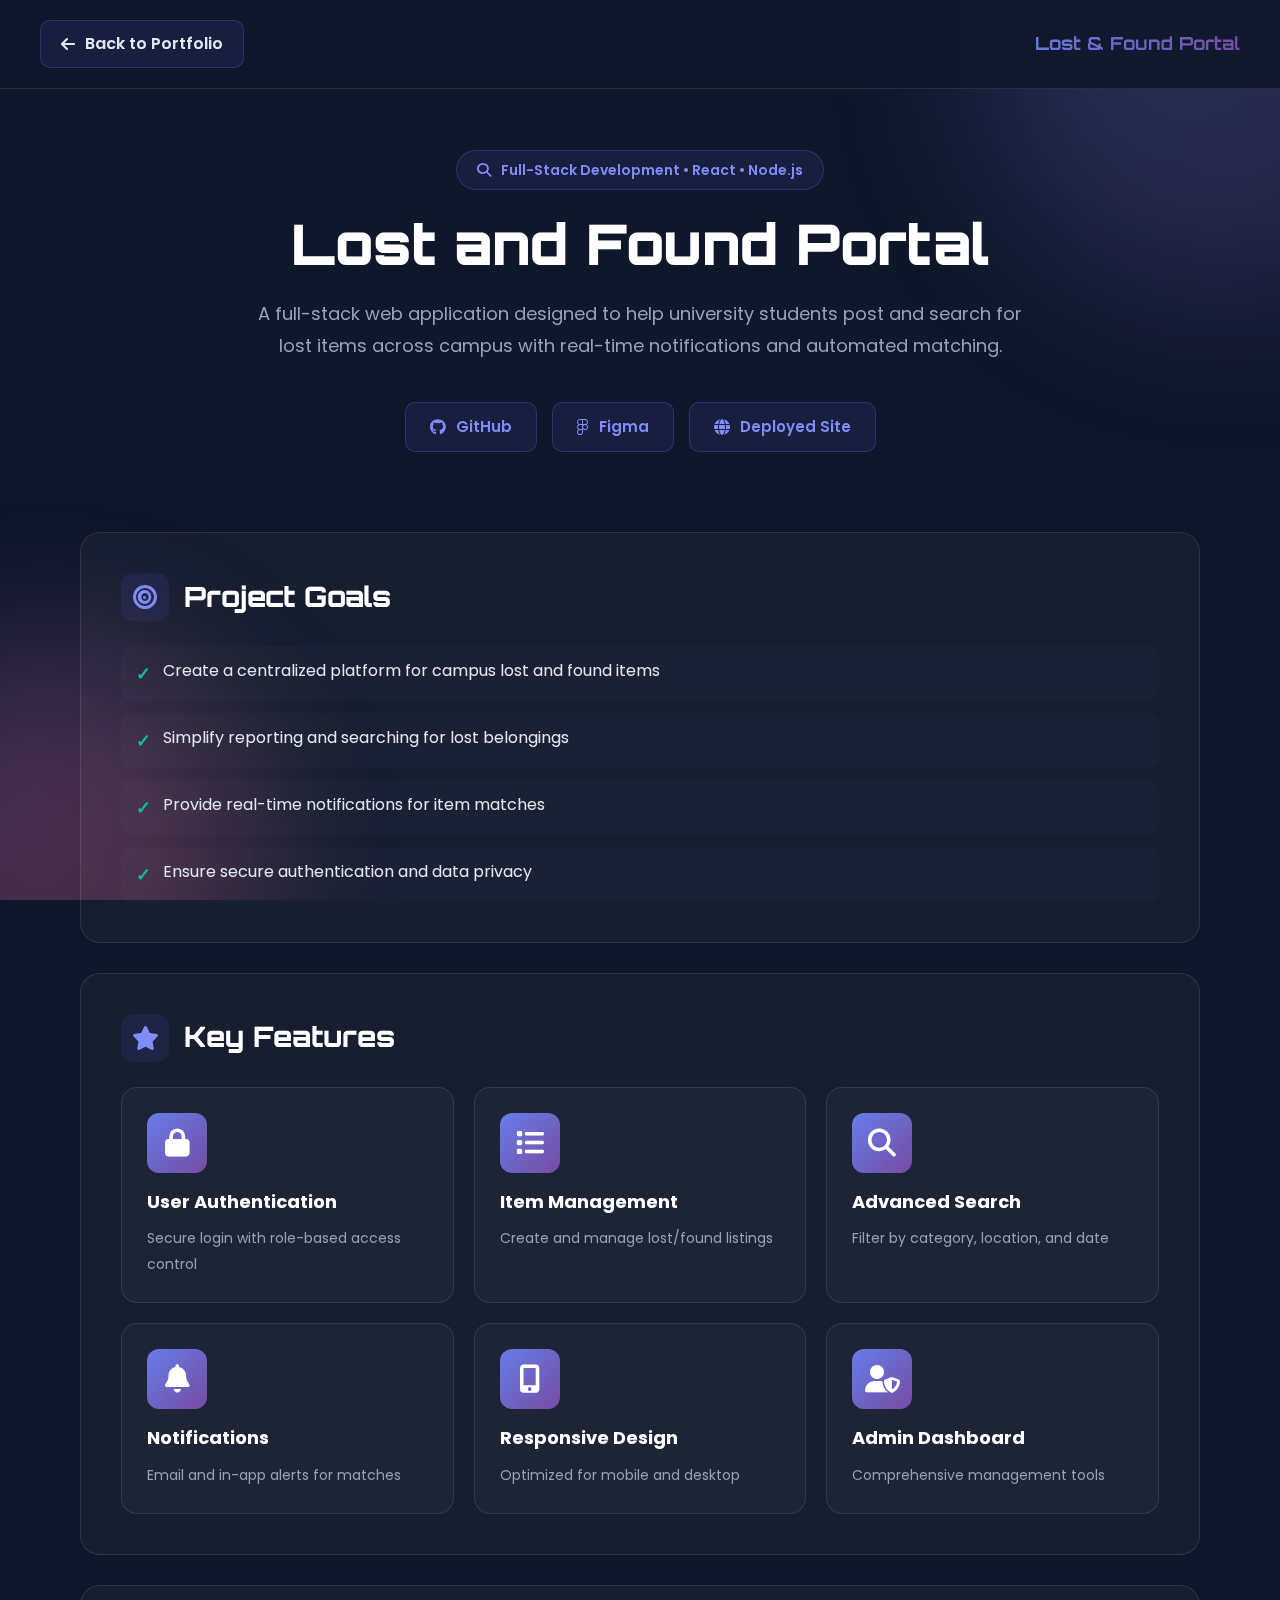
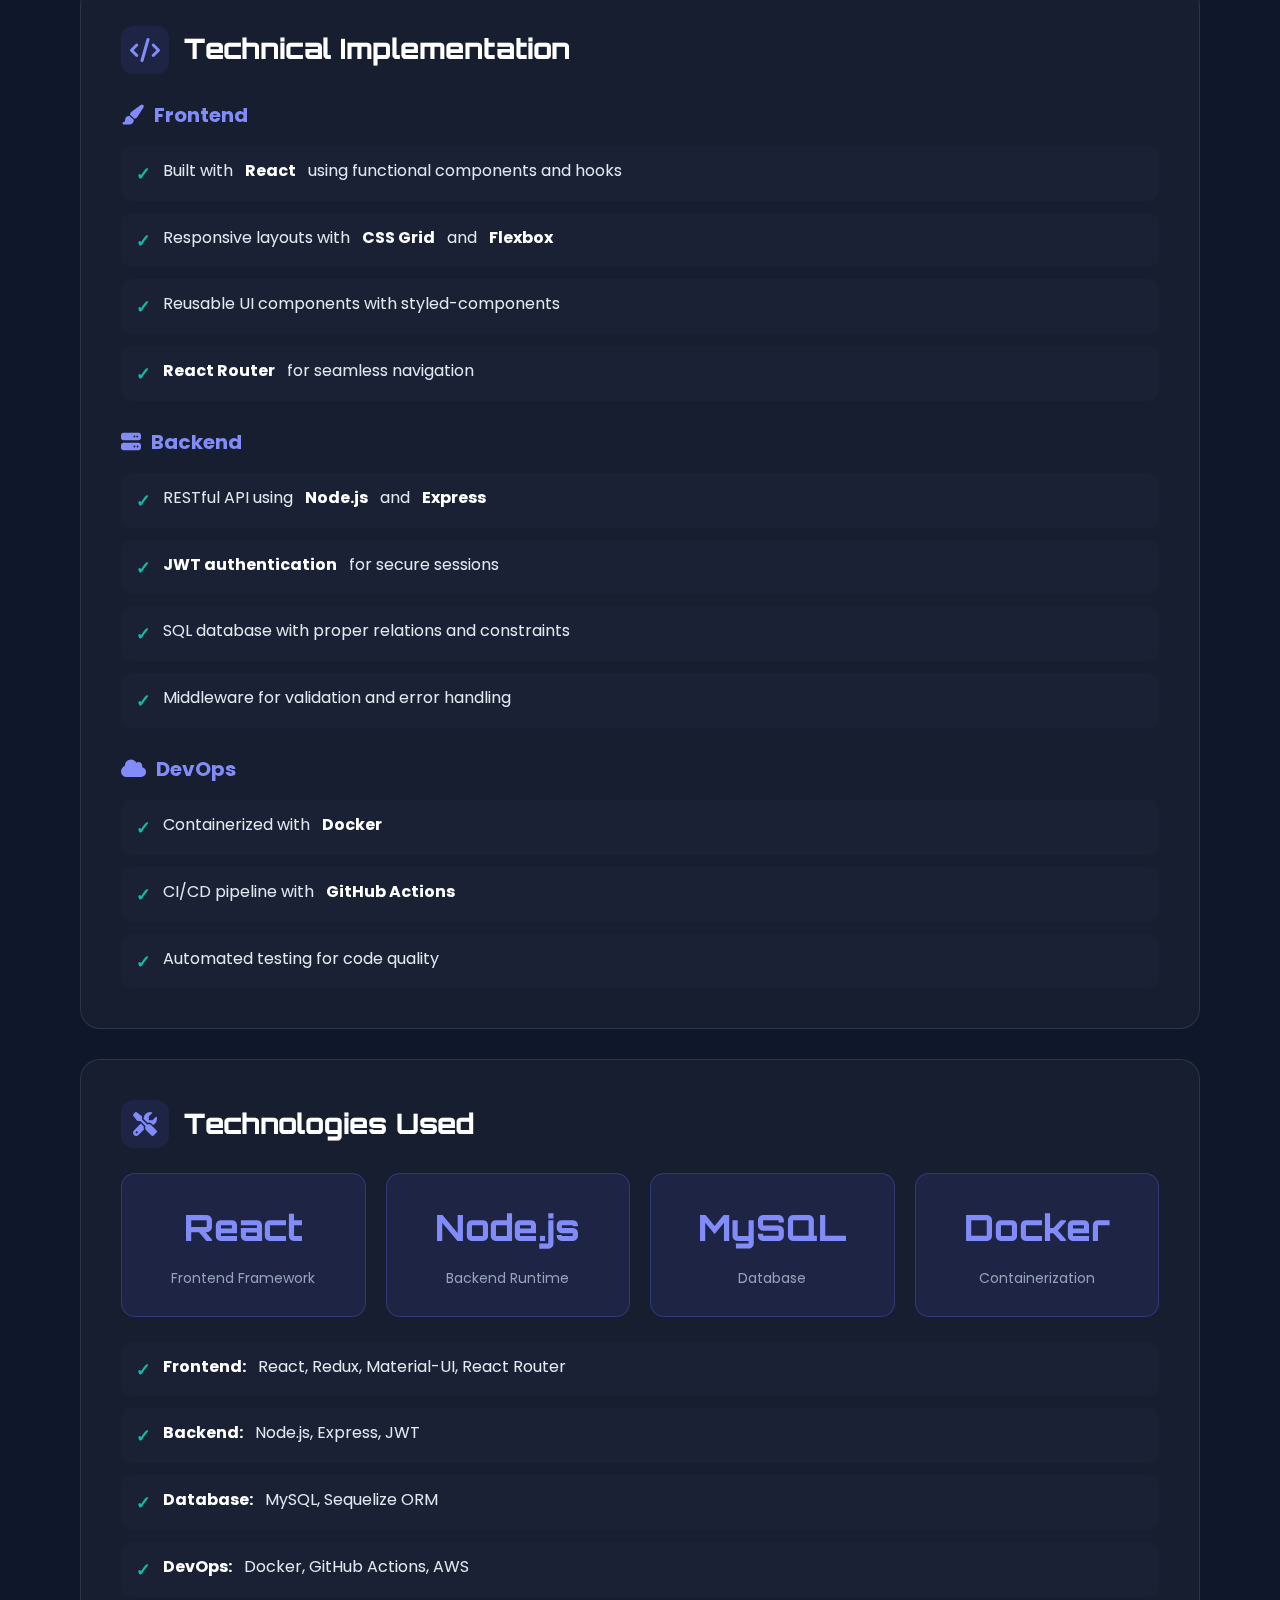
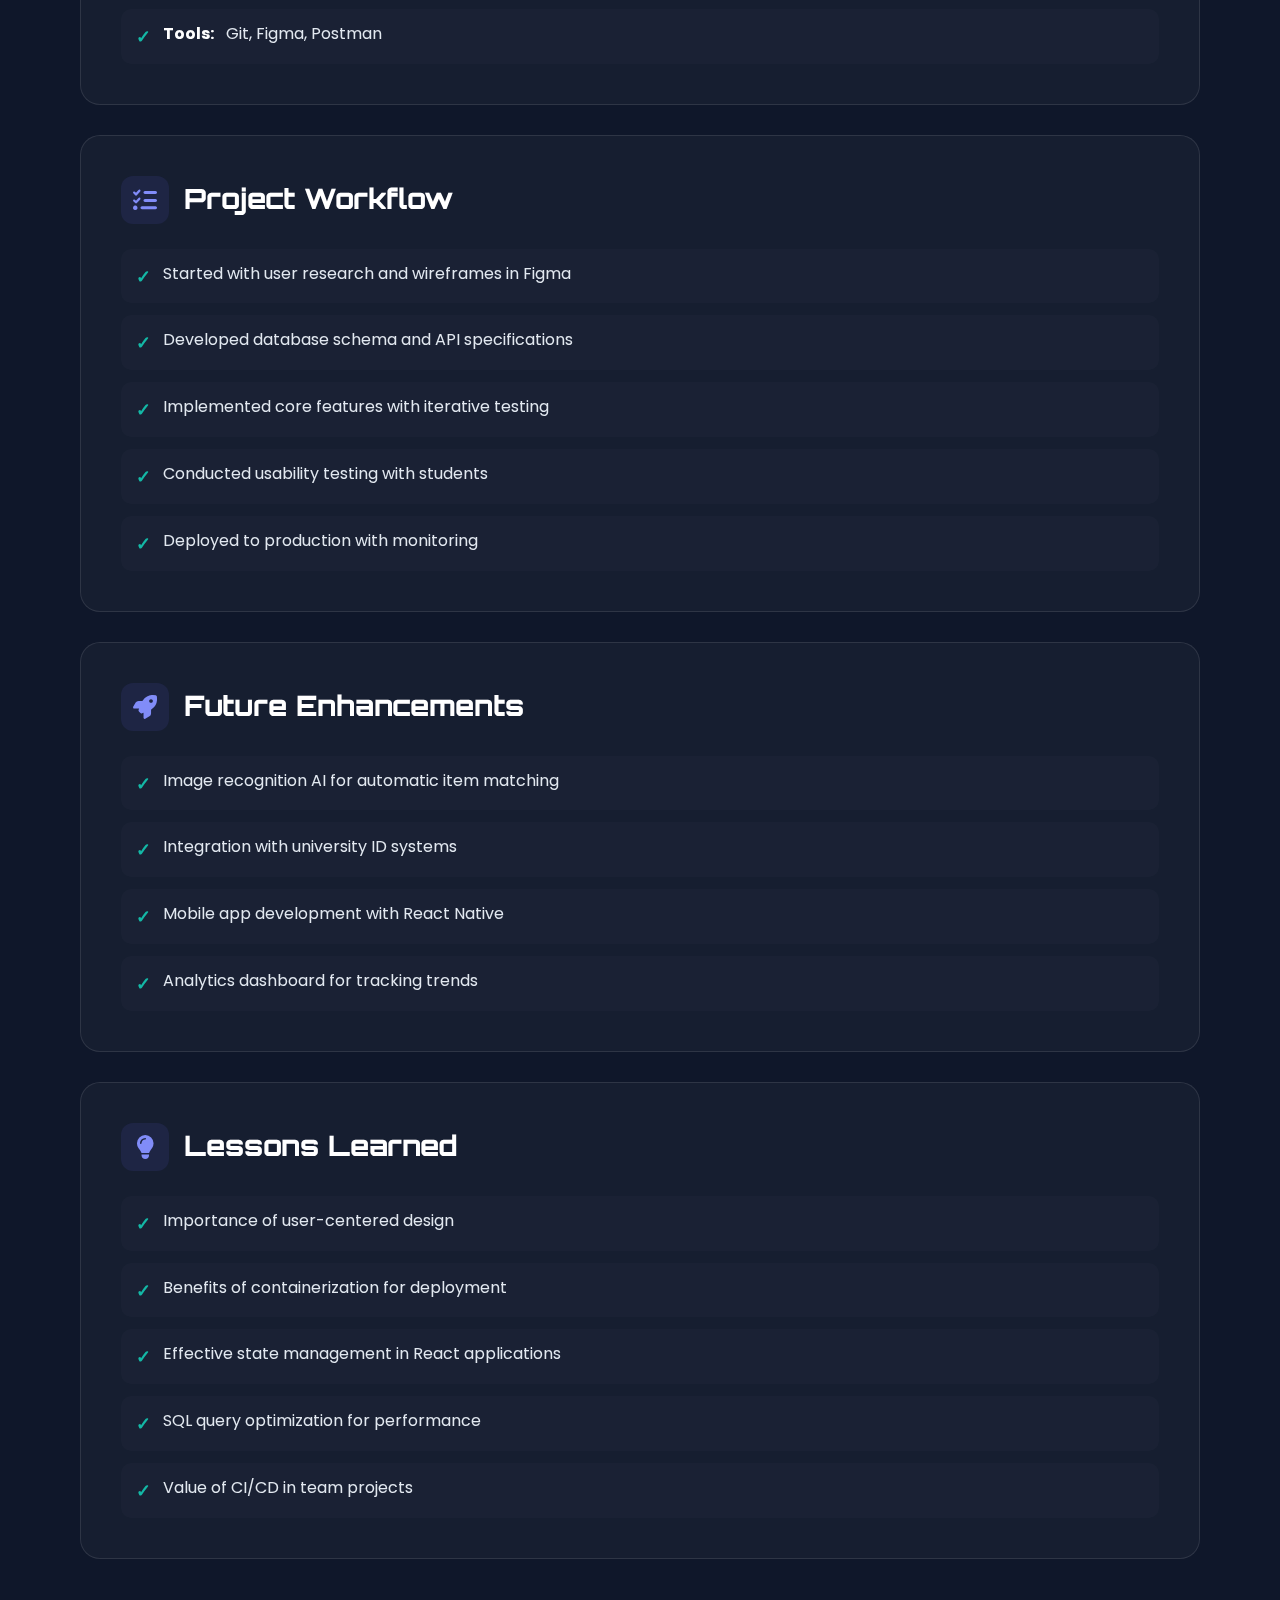
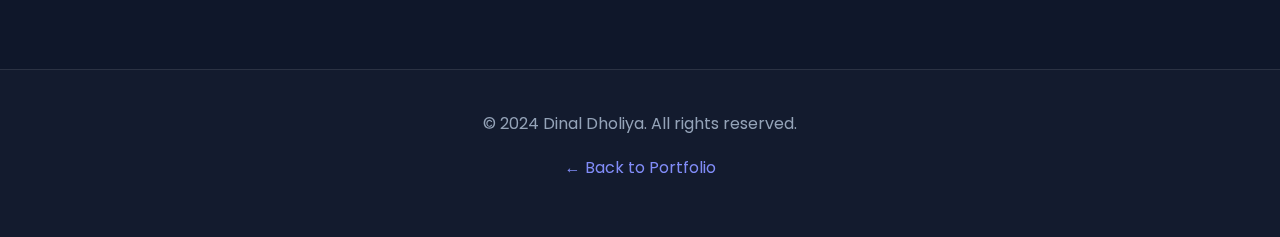
<file: project3.html>
<!DOCTYPE html>
<html lang="en">
<head>
    <meta charset="UTF-8">
    <meta name="viewport" content="width=device-width, initial-scale=1.0">
    <title>Lost and Found Portal - Dinal Dholiya</title>
    <link href="https://fonts.googleapis.com/css2?family=Poppins:wght@300;400;600;700;800&family=Orbitron:wght@500;700;900&display=swap" rel="stylesheet">
    <link rel="stylesheet" href="https://cdnjs.cloudflare.com/ajax/libs/font-awesome/6.4.0/css/all.min.css">
    <link rel="stylesheet" href="project-styles.css">
</head>
<body>
    <!-- Animated Background -->
    <div class="animated-bg">
        <div class="gradient-orb orb-1"></div>
        <div class="gradient-orb orb-2"></div>
    </div>

    <!-- Navigation -->
    <nav class="nav-header">
        <div class="nav-container">
            <a href="index.html" class="back-btn">
                <i class="fas fa-arrow-left"></i>
                <span>Back to Portfolio</span>
            </a>
            <div class="project-title-nav">Lost & Found Portal</div>
        </div>
    </nav>

    <!-- Hero Section -->
    <section class="hero-section">
        <div class="hero-badge">
            <i class="fas fa-search"></i>
            <span>Full-Stack Development • React • Node.js</span>
        </div>
        <h1 class="hero-title">Lost and Found Portal</h1>
        <p class="hero-subtitle">
            A full-stack web application designed to help university students post and search for 
            lost items across campus with real-time notifications and automated matching.
        </p>
        <div class="hero-links">
            <a class="button" href="https://github.com/cse442-at-ub/sp25-repo-lost-and-found" target="_blank">
                <i class="fab fa-github"></i>GitHub
            </a>
            <a class="button" href="https://www.figma.com/design/ASk59F9vJvdR6cphzNk6f4/Lost-and-Found?node-id=3-18" target="_blank">
                <i class="fab fa-figma"></i>Figma
            </a>
            <a class="button" href="https://drive.google.com/file/u/0/d/1SEcy6Wmj3SgfoP7iZJLTpCY-AhnU9oV-/view?usp=sharing&pli=1" target="_blank">
                <i class="fas fa-globe"></i>Deployed Site
            </a>
        </div>
    </section>

    <!-- Main Content -->
    <div class="container">
        <!-- Project Goals -->
        <div class="section">
            <div class="section-header">
                <div class="section-icon"><i class="fas fa-bullseye"></i></div>
                <h2>Project Goals</h2>
            </div>
            <ul>
                <li>Create a centralized platform for campus lost and found items</li>
                <li>Simplify reporting and searching for lost belongings</li>
                <li>Provide real-time notifications for item matches</li>
                <li>Ensure secure authentication and data privacy</li>
            </ul>
        </div>

        <!-- Key Features -->
        <div class="section">
            <div class="section-header">
                <div class="section-icon"><i class="fas fa-star"></i></div>
                <h2>Key Features</h2>
            </div>
            <div class="feature-grid">
                <div class="feature-card">
                    <div class="feature-icon"><i class="fas fa-lock"></i></div>
                    <h4>User Authentication</h4>
                    <p>Secure login with role-based access control</p>
                </div>
                <div class="feature-card">
                    <div class="feature-icon"><i class="fas fa-list"></i></div>
                    <h4>Item Management</h4>
                    <p>Create and manage lost/found listings</p>
                </div>
                <div class="feature-card">
                    <div class="feature-icon"><i class="fas fa-search"></i></div>
                    <h4>Advanced Search</h4>
                    <p>Filter by category, location, and date</p>
                </div>
                <div class="feature-card">
                    <div class="feature-icon"><i class="fas fa-bell"></i></div>
                    <h4>Notifications</h4>
                    <p>Email and in-app alerts for matches</p>
                </div>
                <div class="feature-card">
                    <div class="feature-icon"><i class="fas fa-mobile-alt"></i></div>
                    <h4>Responsive Design</h4>
                    <p>Optimized for mobile and desktop</p>
                </div>
                <div class="feature-card">
                    <div class="feature-icon"><i class="fas fa-user-shield"></i></div>
                    <h4>Admin Dashboard</h4>
                    <p>Comprehensive management tools</p>
                </div>
            </div>
        </div>

        <!-- Technical Implementation -->
        <div class="section">
            <div class="section-header">
                <div class="section-icon"><i class="fas fa-code"></i></div>
                <h2>Technical Implementation</h2>
            </div>
            
            <h3><i class="fas fa-paint-brush"></i> Frontend</h3>
            <ul>
                <li>Built with <strong>React</strong> using functional components and hooks</li>
                <li>Responsive layouts with <strong>CSS Grid</strong> and <strong>Flexbox</strong></li>
                <li>Reusable UI components with styled-components</li>
                <li><strong>React Router</strong> for seamless navigation</li>
            </ul>

            <h3><i class="fas fa-server"></i> Backend</h3>
            <ul>
                <li>RESTful API using <strong>Node.js</strong> and <strong>Express</strong></li>
                <li><strong>JWT authentication</strong> for secure sessions</li>
                <li>SQL database with proper relations and constraints</li>
                <li>Middleware for validation and error handling</li>
            </ul>

            <h3><i class="fas fa-cloud"></i> DevOps</h3>
            <ul>
                <li>Containerized with <strong>Docker</strong></li>
                <li>CI/CD pipeline with <strong>GitHub Actions</strong></li>
                <li>Automated testing for code quality</li>
            </ul>
        </div>

        <!-- Technologies -->
        <div class="section">
            <div class="section-header">
                <div class="section-icon"><i class="fas fa-tools"></i></div>
                <h2>Technologies Used</h2>
            </div>
            <div class="stats-grid">
                <div class="stat-card">
                    <span class="stat-number">React</span>
                    <span class="stat-label">Frontend Framework</span>
                </div>
                <div class="stat-card">
                    <span class="stat-number">Node.js</span>
                    <span class="stat-label">Backend Runtime</span>
                </div>
                <div class="stat-card">
                    <span class="stat-number">MySQL</span>
                    <span class="stat-label">Database</span>
                </div>
                <div class="stat-card">
                    <span class="stat-number">Docker</span>
                    <span class="stat-label">Containerization</span>
                </div>
            </div>
            <ul>
                <li><strong>Frontend:</strong> React, Redux, Material-UI, React Router</li>
                <li><strong>Backend:</strong> Node.js, Express, JWT</li>
                <li><strong>Database:</strong> MySQL, Sequelize ORM</li>
                <li><strong>DevOps:</strong> Docker, GitHub Actions, AWS</li>
                <li><strong>Tools:</strong> Git, Figma, Postman</li>
            </ul>
        </div>

        <!-- Project Workflow -->
        <div class="section">
            <div class="section-header">
                <div class="section-icon"><i class="fas fa-tasks"></i></div>
                <h2>Project Workflow</h2>
            </div>
            <ul>
                <li>Started with user research and wireframes in Figma</li>
                <li>Developed database schema and API specifications</li>
                <li>Implemented core features with iterative testing</li>
                <li>Conducted usability testing with students</li>
                <li>Deployed to production with monitoring</li>
            </ul>
        </div>

        <!-- Future Enhancements -->
        <div class="section">
            <div class="section-header">
                <div class="section-icon"><i class="fas fa-rocket"></i></div>
                <h2>Future Enhancements</h2>
            </div>
            <ul>
                <li>Image recognition AI for automatic item matching</li>
                <li>Integration with university ID systems</li>
                <li>Mobile app development with React Native</li>
                <li>Analytics dashboard for tracking trends</li>
            </ul>
        </div>

        <!-- Lessons Learned -->
        <div class="section">
            <div class="section-header">
                <div class="section-icon"><i class="fas fa-lightbulb"></i></div>
                <h2>Lessons Learned</h2>
            </div>
            <ul>
                <li>Importance of user-centered design</li>
                <li>Benefits of containerization for deployment</li>
                <li>Effective state management in React applications</li>
                <li>SQL query optimization for performance</li>
                <li>Value of CI/CD in team projects</li>
            </ul>
        </div>
    </div>

    <!-- Footer -->
    <footer>
        <p>&copy; 2024 Dinal Dholiya. All rights reserved.</p>
        <p><a href="index.html">← Back to Portfolio</a></p>
    </footer>
</body>
</html>
</file>
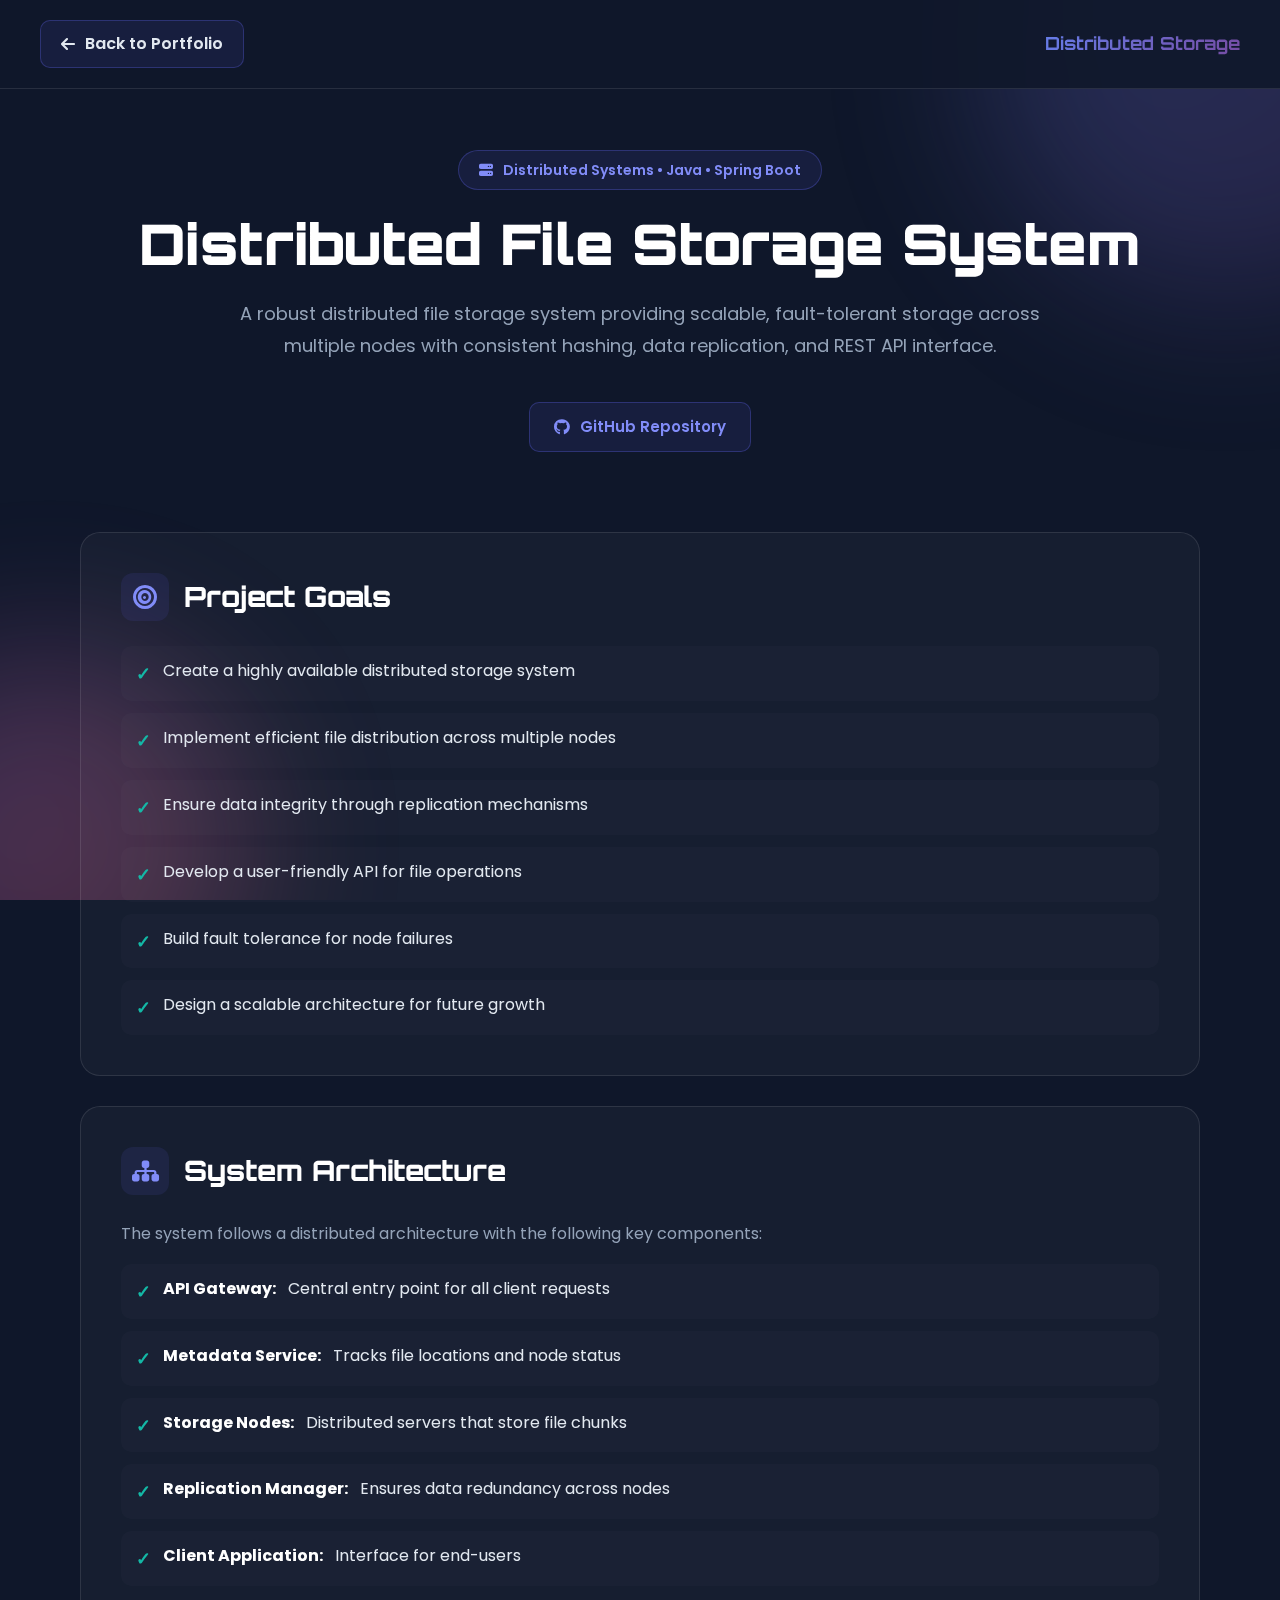
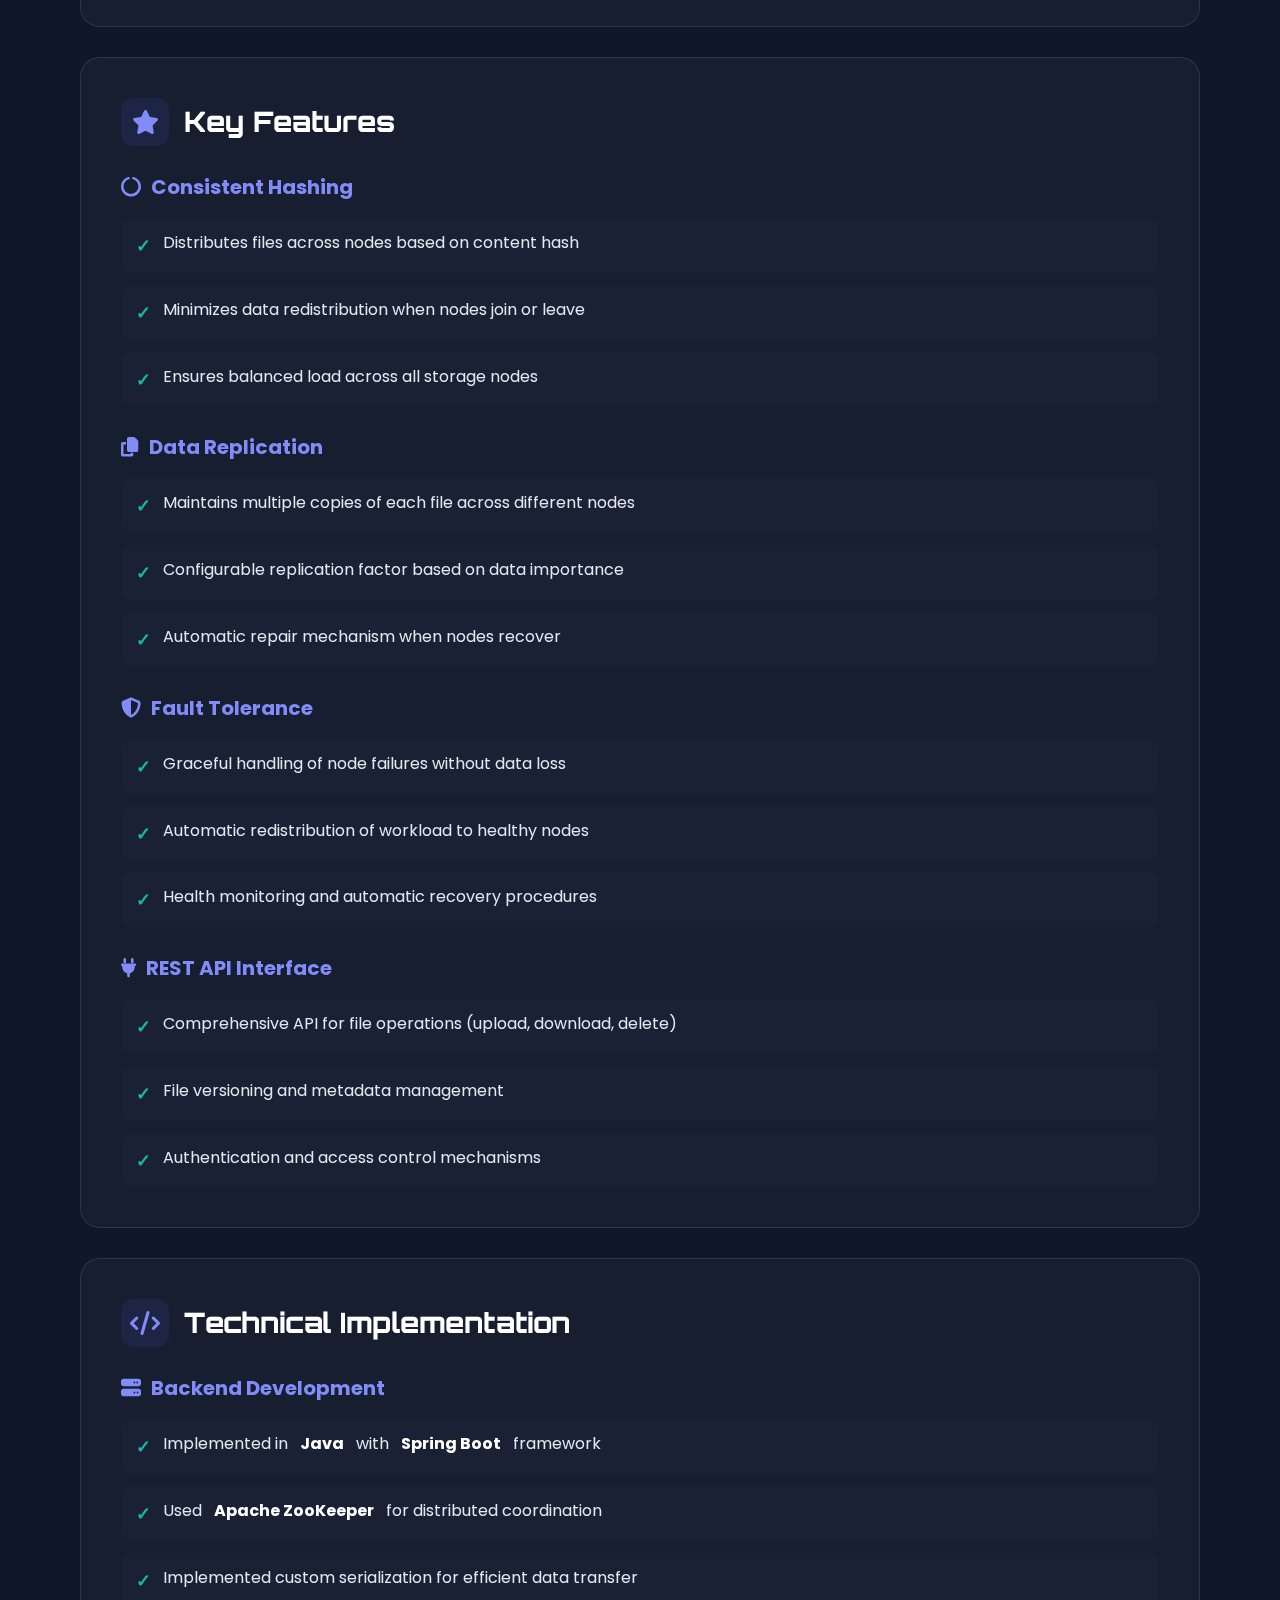
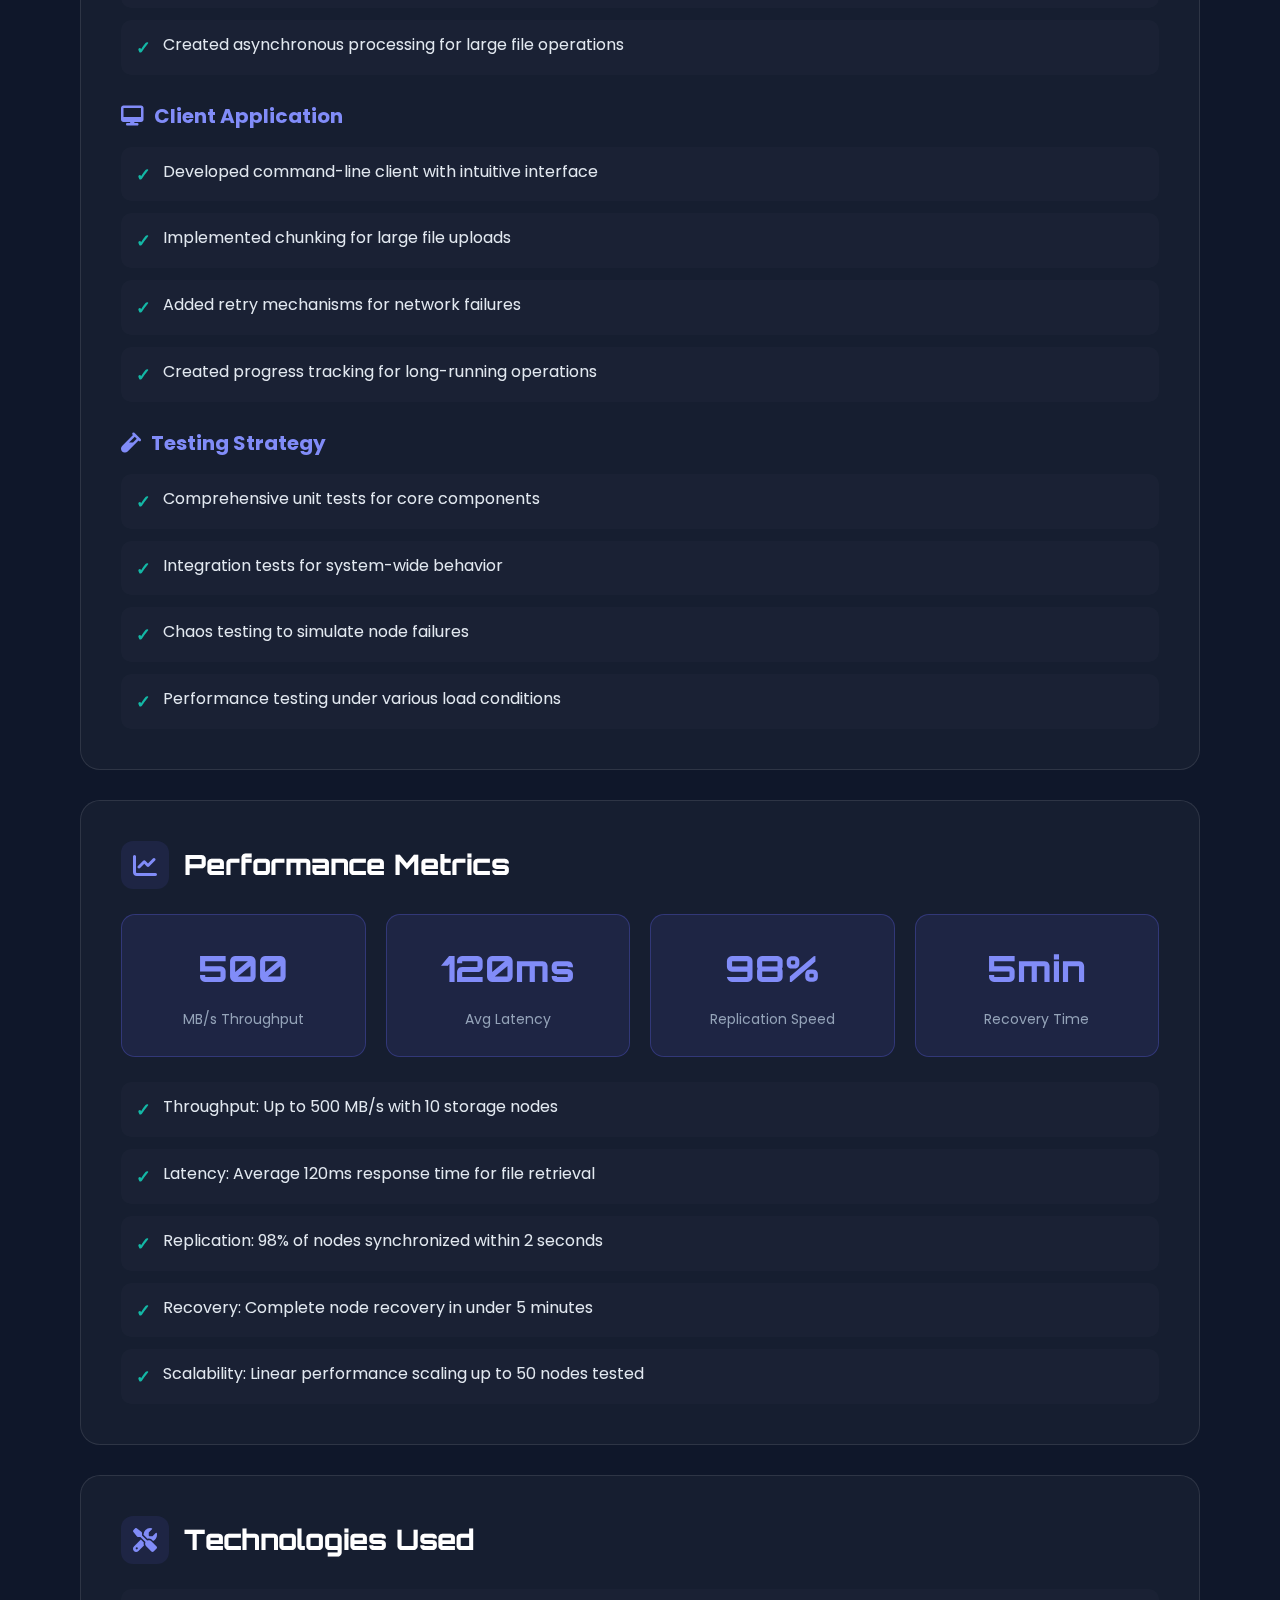
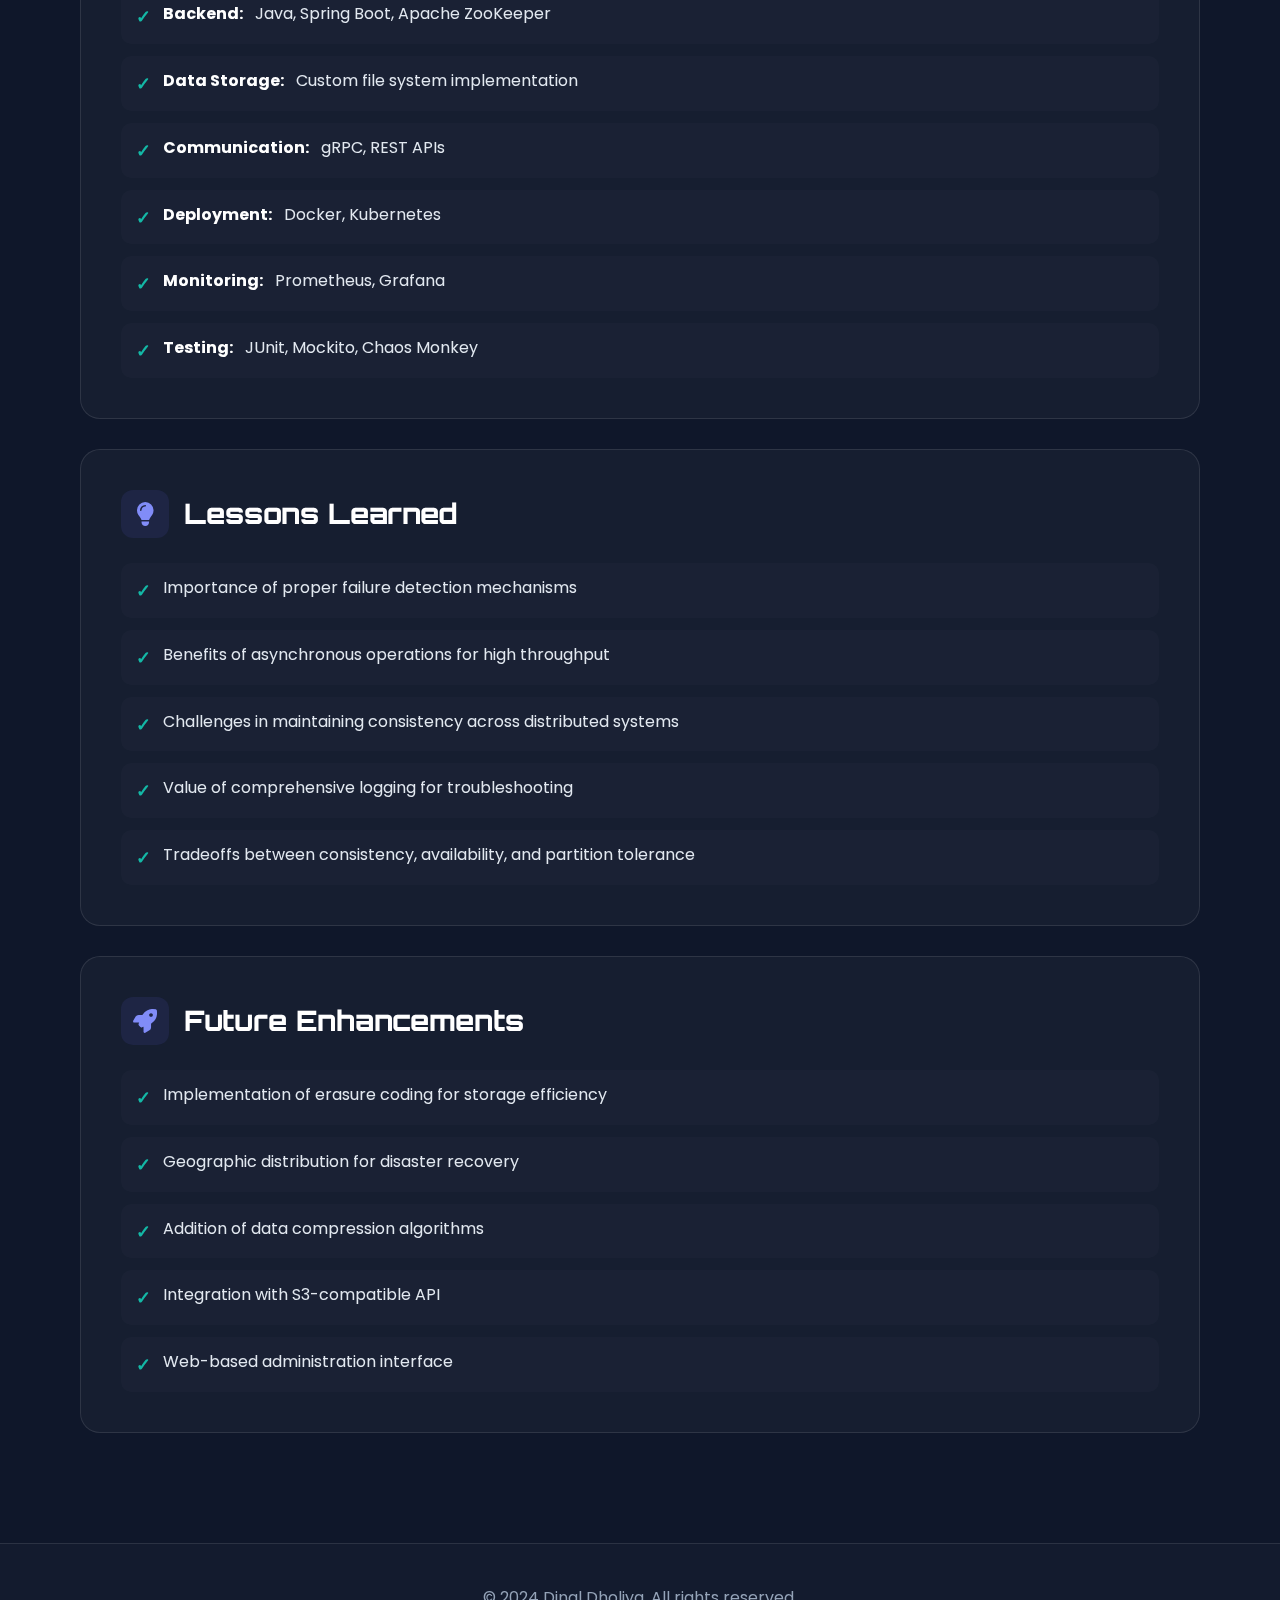
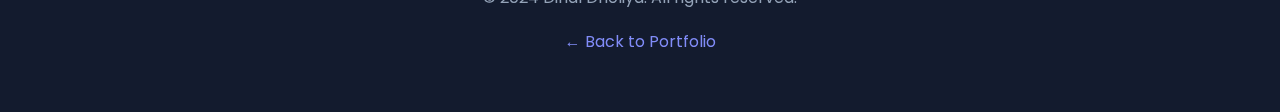
<file: Project4.html>
<!DOCTYPE html>
<html lang="en">
<head>
    <meta charset="UTF-8">
    <meta name="viewport" content="width=device-width, initial-scale=1.0">
    <title>Distributed File Storage System - Dinal Dholiya</title>
    <link href="https://fonts.googleapis.com/css2?family=Poppins:wght@300;400;600;700;800&family=Orbitron:wght@500;700;900&display=swap" rel="stylesheet">
    <link rel="stylesheet" href="https://cdnjs.cloudflare.com/ajax/libs/font-awesome/6.4.0/css/all.min.css">
    <link rel="stylesheet" href="project-styles.css">
</head>
<body>
    <!-- Animated Background -->
    <div class="animated-bg">
        <div class="gradient-orb orb-1"></div>
        <div class="gradient-orb orb-2"></div>
    </div>

    <!-- Navigation -->
    <nav class="nav-header">
        <div class="nav-container">
            <a href="index.html" class="back-btn">
                <i class="fas fa-arrow-left"></i>
                <span>Back to Portfolio</span>
            </a>
            <div class="project-title-nav">Distributed Storage</div>
        </div>
    </nav>

    <!-- Hero Section -->
    <section class="hero-section">
        <div class="hero-badge">
            <i class="fas fa-server"></i>
            <span>Distributed Systems • Java • Spring Boot</span>
        </div>
        <h1 class="hero-title">Distributed File Storage System</h1>
        <p class="hero-subtitle">
            A robust distributed file storage system providing scalable, fault-tolerant storage across 
            multiple nodes with consistent hashing, data replication, and REST API interface.
        </p>
        <div class="hero-links">
            <a class="button" href="https://github.com/DINAL11/Distributed-File-Storage-System/tree/main" target="_blank">
                <i class="fab fa-github"></i>GitHub Repository
            </a>
        </div>
    </section>

    <!-- Main Content -->
    <div class="container">
        <!-- Project Goals -->
        <div class="section">
            <div class="section-header">
                <div class="section-icon"><i class="fas fa-bullseye"></i></div>
                <h2>Project Goals</h2>
            </div>
            <ul>
                <li>Create a highly available distributed storage system</li>
                <li>Implement efficient file distribution across multiple nodes</li>
                <li>Ensure data integrity through replication mechanisms</li>
                <li>Develop a user-friendly API for file operations</li>
                <li>Build fault tolerance for node failures</li>
                <li>Design a scalable architecture for future growth</li>
            </ul>
        </div>

        <!-- System Architecture -->
        <div class="section">
            <div class="section-header">
                <div class="section-icon"><i class="fas fa-sitemap"></i></div>
                <h2>System Architecture</h2>
            </div>
            <p>The system follows a distributed architecture with the following key components:</p>
            <ul>
                <li><strong>API Gateway:</strong> Central entry point for all client requests</li>
                <li><strong>Metadata Service:</strong> Tracks file locations and node status</li>
                <li><strong>Storage Nodes:</strong> Distributed servers that store file chunks</li>
                <li><strong>Replication Manager:</strong> Ensures data redundancy across nodes</li>
                <li><strong>Client Application:</strong> Interface for end-users</li>
            </ul>
        </div>

        <!-- Key Features -->
        <div class="section">
            <div class="section-header">
                <div class="section-icon"><i class="fas fa-star"></i></div>
                <h2>Key Features</h2>
            </div>
            
            <h3><i class="fas fa-circle-notch"></i> Consistent Hashing</h3>
            <ul>
                <li>Distributes files across nodes based on content hash</li>
                <li>Minimizes data redistribution when nodes join or leave</li>
                <li>Ensures balanced load across all storage nodes</li>
            </ul>

            <h3><i class="fas fa-copy"></i> Data Replication</h3>
            <ul>
                <li>Maintains multiple copies of each file across different nodes</li>
                <li>Configurable replication factor based on data importance</li>
                <li>Automatic repair mechanism when nodes recover</li>
            </ul>

            <h3><i class="fas fa-shield-alt"></i> Fault Tolerance</h3>
            <ul>
                <li>Graceful handling of node failures without data loss</li>
                <li>Automatic redistribution of workload to healthy nodes</li>
                <li>Health monitoring and automatic recovery procedures</li>
            </ul>

            <h3><i class="fas fa-plug"></i> REST API Interface</h3>
            <ul>
                <li>Comprehensive API for file operations (upload, download, delete)</li>
                <li>File versioning and metadata management</li>
                <li>Authentication and access control mechanisms</li>
            </ul>
        </div>

        <!-- Technical Implementation -->
        <div class="section">
            <div class="section-header">
                <div class="section-icon"><i class="fas fa-code"></i></div>
                <h2>Technical Implementation</h2>
            </div>
            
            <h3><i class="fas fa-server"></i> Backend Development</h3>
            <ul>
                <li>Implemented in <strong>Java</strong> with <strong>Spring Boot</strong> framework</li>
                <li>Used <strong>Apache ZooKeeper</strong> for distributed coordination</li>
                <li>Implemented custom serialization for efficient data transfer</li>
                <li>Created asynchronous processing for large file operations</li>
            </ul>

            <h3><i class="fas fa-desktop"></i> Client Application</h3>
            <ul>
                <li>Developed command-line client with intuitive interface</li>
                <li>Implemented chunking for large file uploads</li>
                <li>Added retry mechanisms for network failures</li>
                <li>Created progress tracking for long-running operations</li>
            </ul>

            <h3><i class="fas fa-vial"></i> Testing Strategy</h3>
            <ul>
                <li>Comprehensive unit tests for core components</li>
                <li>Integration tests for system-wide behavior</li>
                <li>Chaos testing to simulate node failures</li>
                <li>Performance testing under various load conditions</li>
            </ul>
        </div>

        <!-- Performance Metrics -->
        <div class="section">
            <div class="section-header">
                <div class="section-icon"><i class="fas fa-chart-line"></i></div>
                <h2>Performance Metrics</h2>
            </div>
            <div class="stats-grid">
                <div class="stat-card">
                    <span class="stat-number">500</span>
                    <span class="stat-label">MB/s Throughput</span>
                </div>
                <div class="stat-card">
                    <span class="stat-number">120ms</span>
                    <span class="stat-label">Avg Latency</span>
                </div>
                <div class="stat-card">
                    <span class="stat-number">98%</span>
                    <span class="stat-label">Replication Speed</span>
                </div>
                <div class="stat-card">
                    <span class="stat-number">5min</span>
                    <span class="stat-label">Recovery Time</span>
                </div>
            </div>
            <ul>
                <li>Throughput: Up to 500 MB/s with 10 storage nodes</li>
                <li>Latency: Average 120ms response time for file retrieval</li>
                <li>Replication: 98% of nodes synchronized within 2 seconds</li>
                <li>Recovery: Complete node recovery in under 5 minutes</li>
                <li>Scalability: Linear performance scaling up to 50 nodes tested</li>
            </ul>
        </div>

        <!-- Technologies Used -->
        <div class="section">
            <div class="section-header">
                <div class="section-icon"><i class="fas fa-tools"></i></div>
                <h2>Technologies Used</h2>
            </div>
            <ul>
                <li><strong>Backend:</strong> Java, Spring Boot, Apache ZooKeeper</li>
                <li><strong>Data Storage:</strong> Custom file system implementation</li>
                <li><strong>Communication:</strong> gRPC, REST APIs</li>
                <li><strong>Deployment:</strong> Docker, Kubernetes</li>
                <li><strong>Monitoring:</strong> Prometheus, Grafana</li>
                <li><strong>Testing:</strong> JUnit, Mockito, Chaos Monkey</li>
            </ul>
        </div>

        <!-- Lessons Learned -->
        <div class="section">
            <div class="section-header">
                <div class="section-icon"><i class="fas fa-lightbulb"></i></div>
                <h2>Lessons Learned</h2>
            </div>
            <ul>
                <li>Importance of proper failure detection mechanisms</li>
                <li>Benefits of asynchronous operations for high throughput</li>
                <li>Challenges in maintaining consistency across distributed systems</li>
                <li>Value of comprehensive logging for troubleshooting</li>
                <li>Tradeoffs between consistency, availability, and partition tolerance</li>
            </ul>
        </div>

        <!-- Future Enhancements -->
        <div class="section">
            <div class="section-header">
                <div class="section-icon"><i class="fas fa-rocket"></i></div>
                <h2>Future Enhancements</h2>
            </div>
            <ul>
                <li>Implementation of erasure coding for storage efficiency</li>
                <li>Geographic distribution for disaster recovery</li>
                <li>Addition of data compression algorithms</li>
                <li>Integration with S3-compatible API</li>
                <li>Web-based administration interface</li>
            </ul>
        </div>
    </div>

    <!-- Footer -->
    <footer>
        <p>&copy; 2024 Dinal Dholiya. All rights reserved.</p>
        <p><a href="index.html">← Back to Portfolio</a></p>
    </footer>
</body>
</html>
</file>
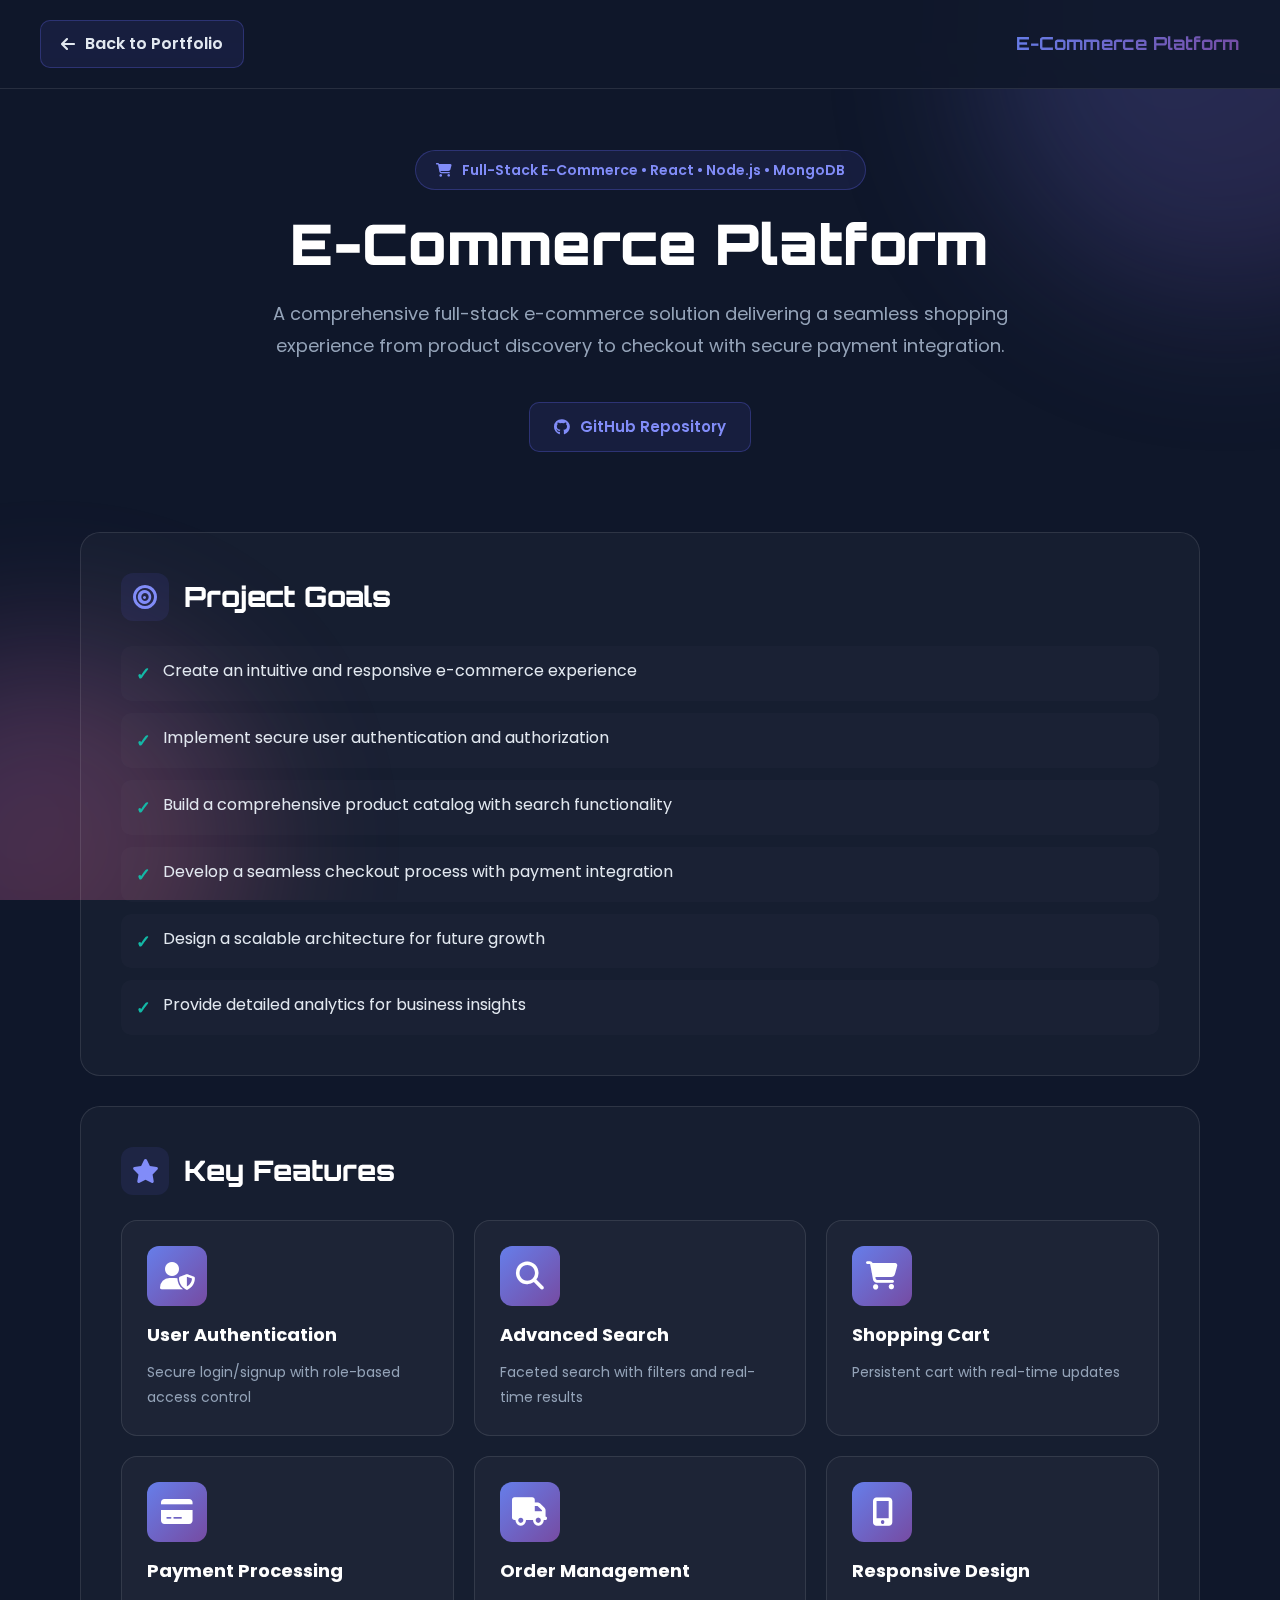
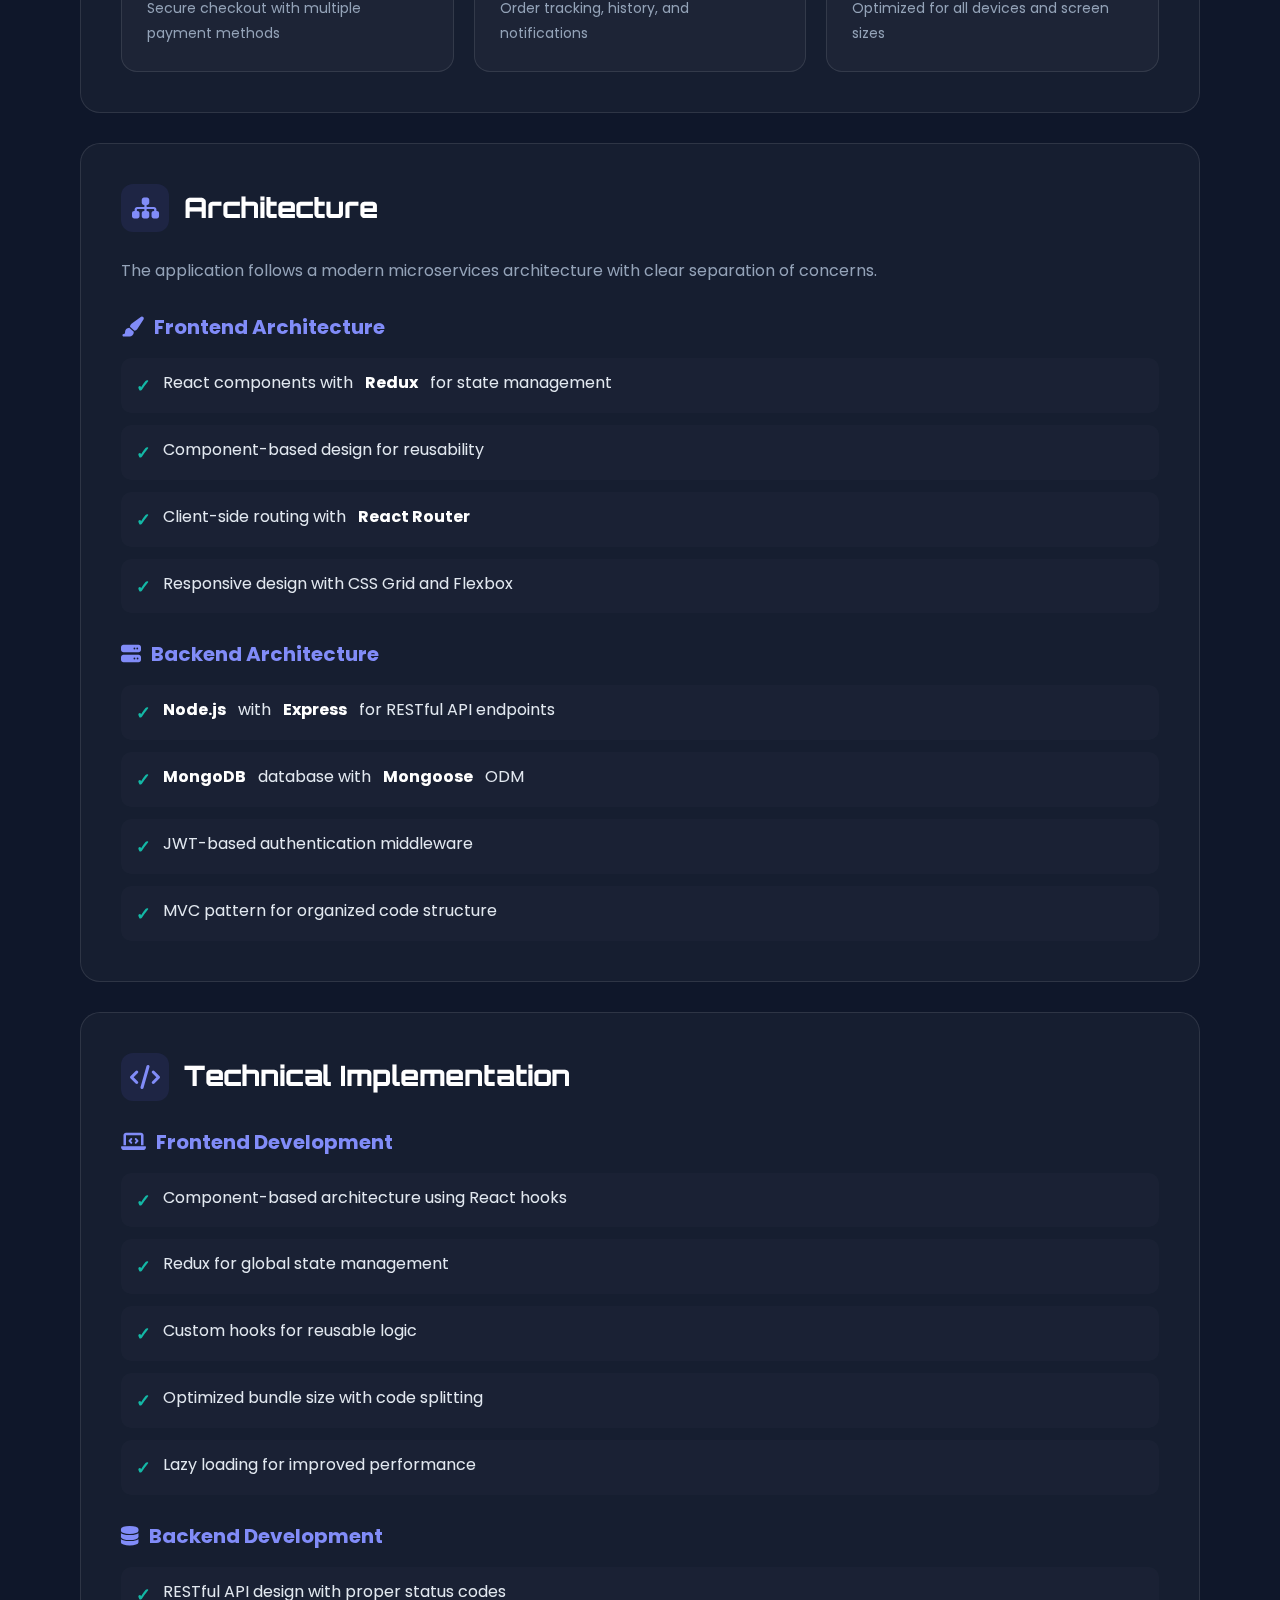
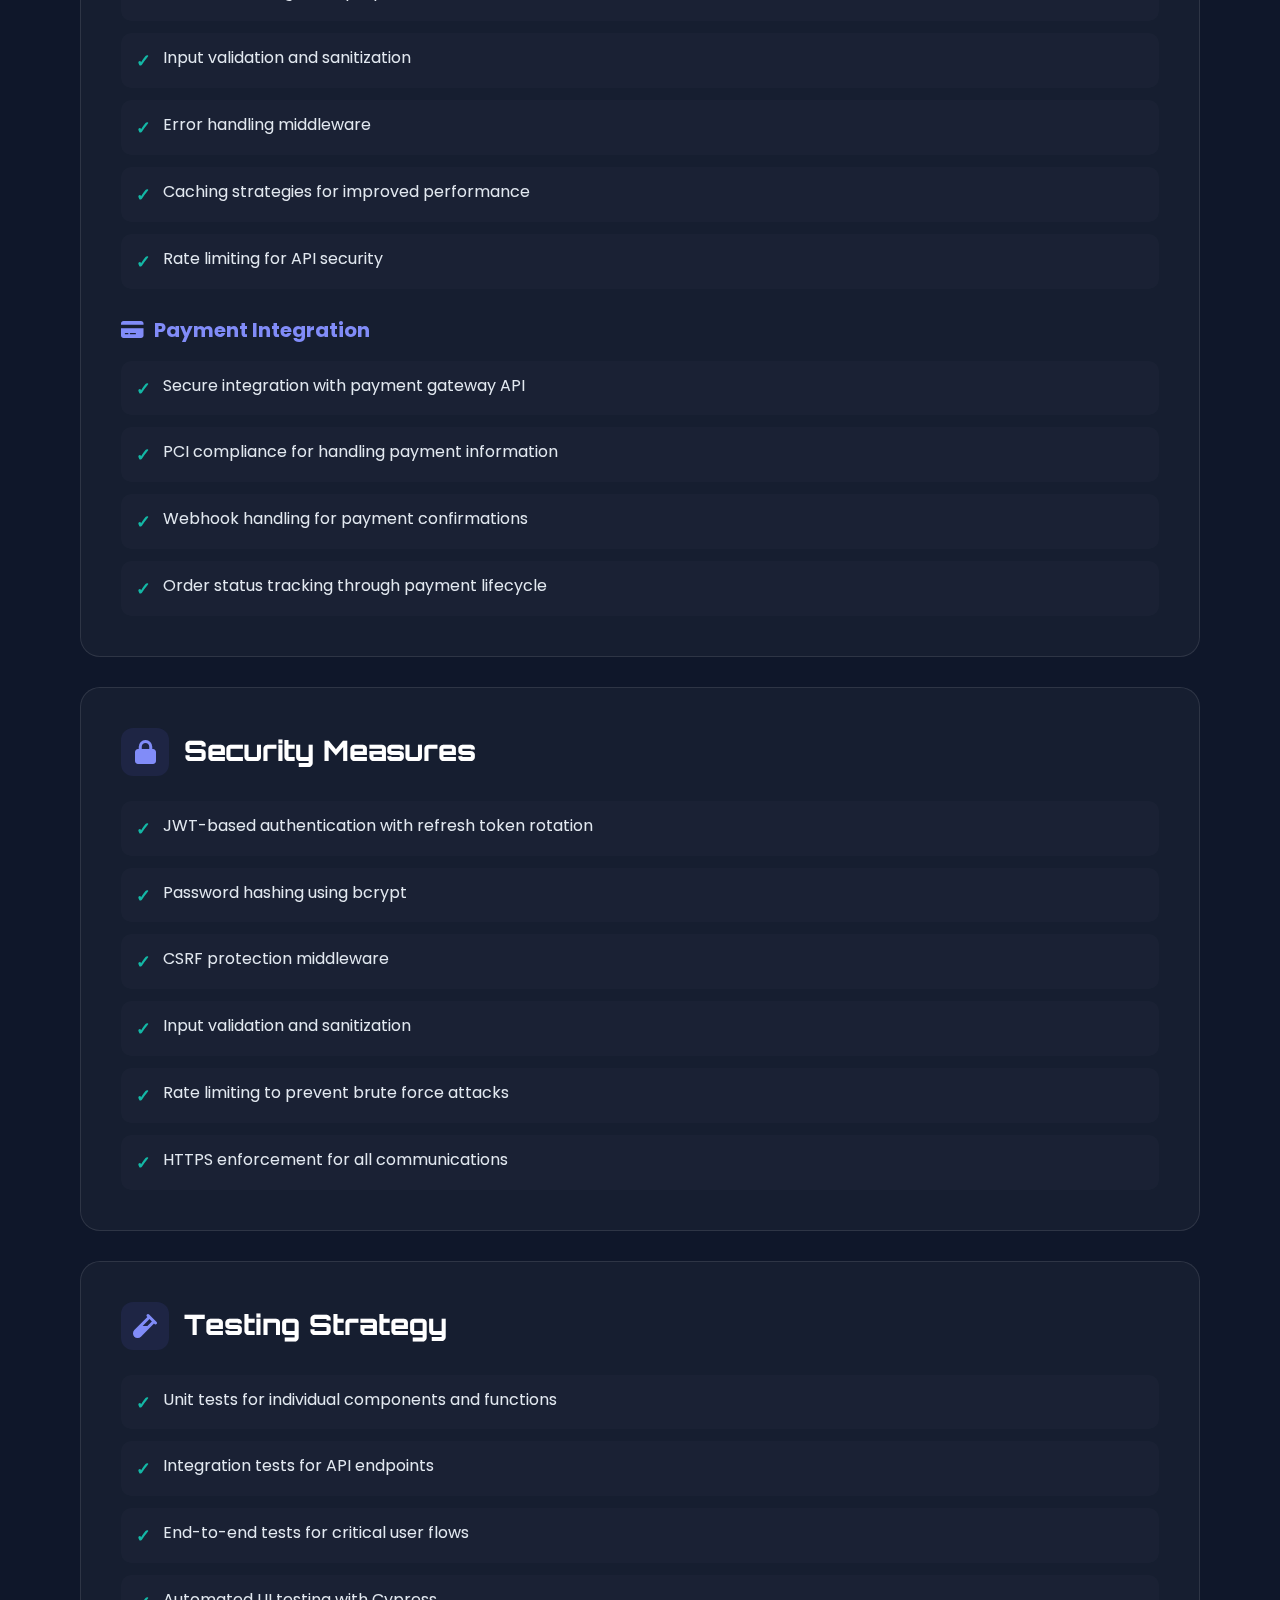
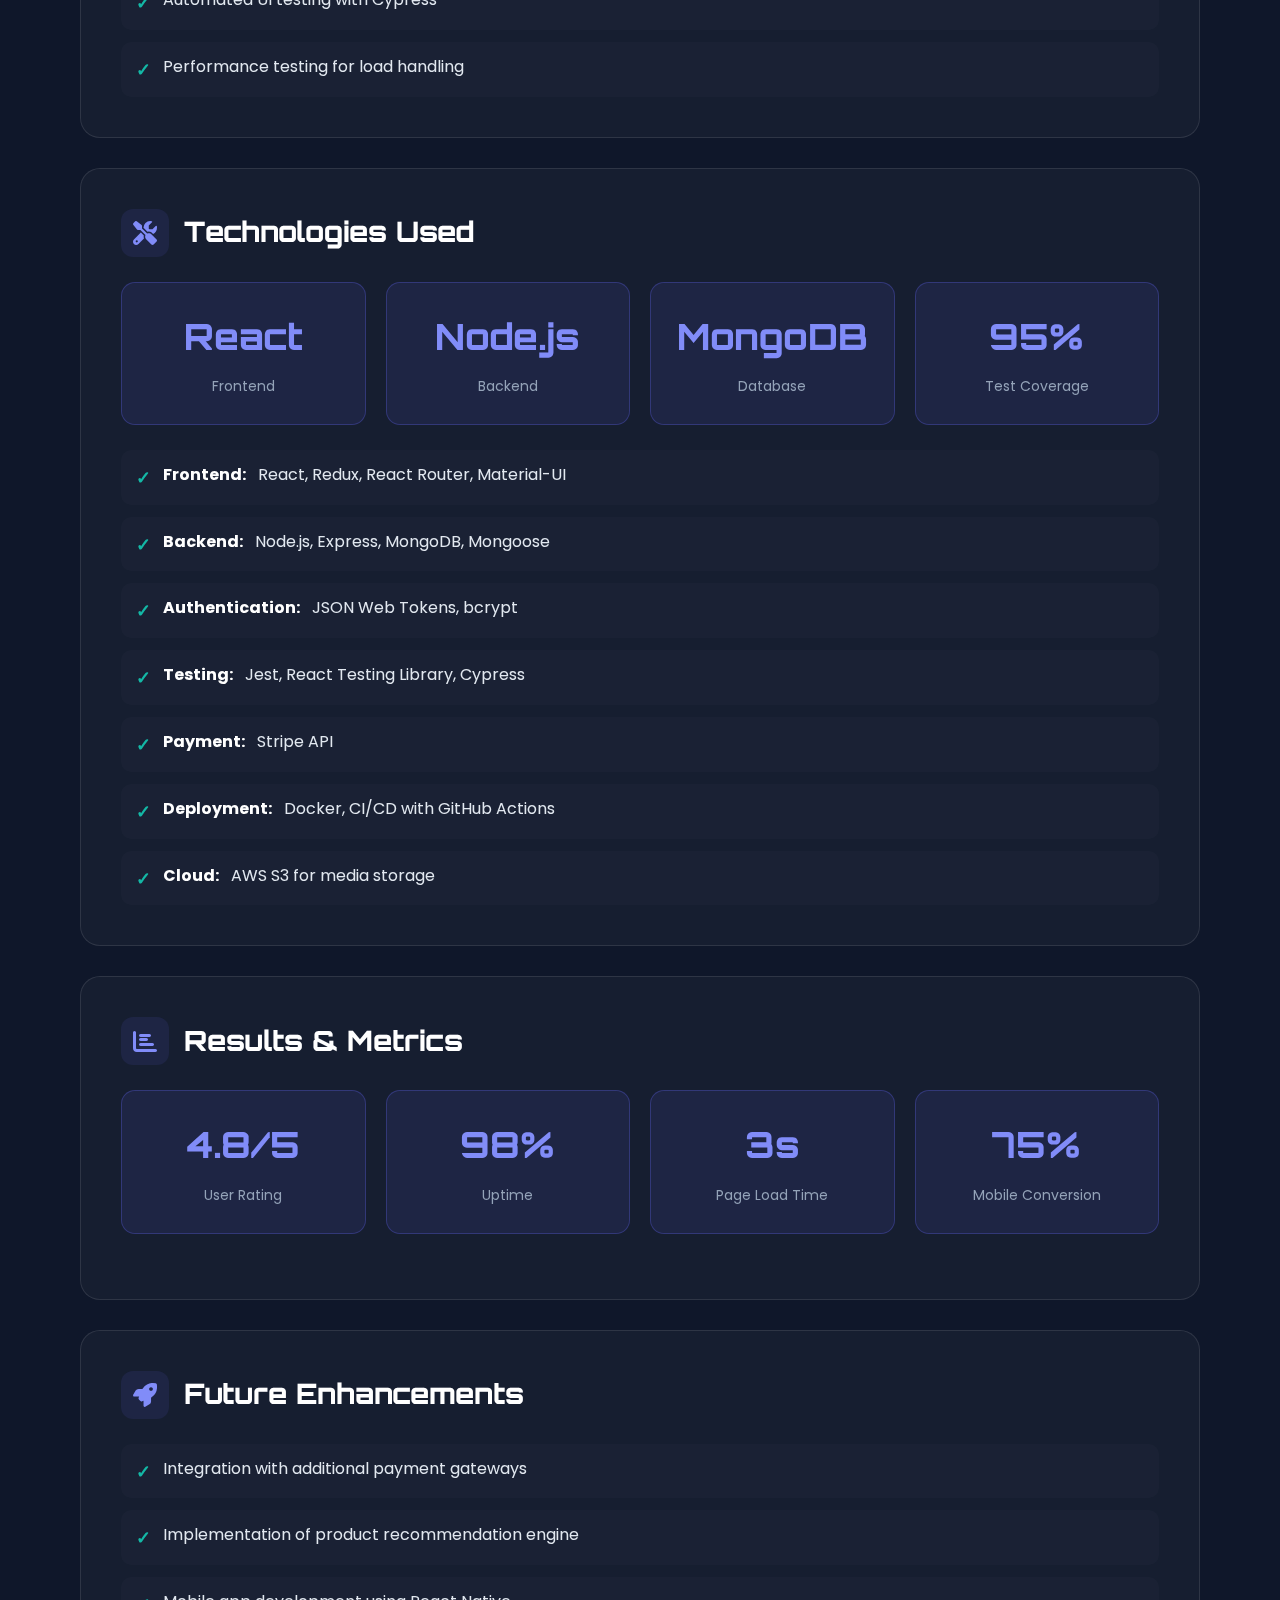
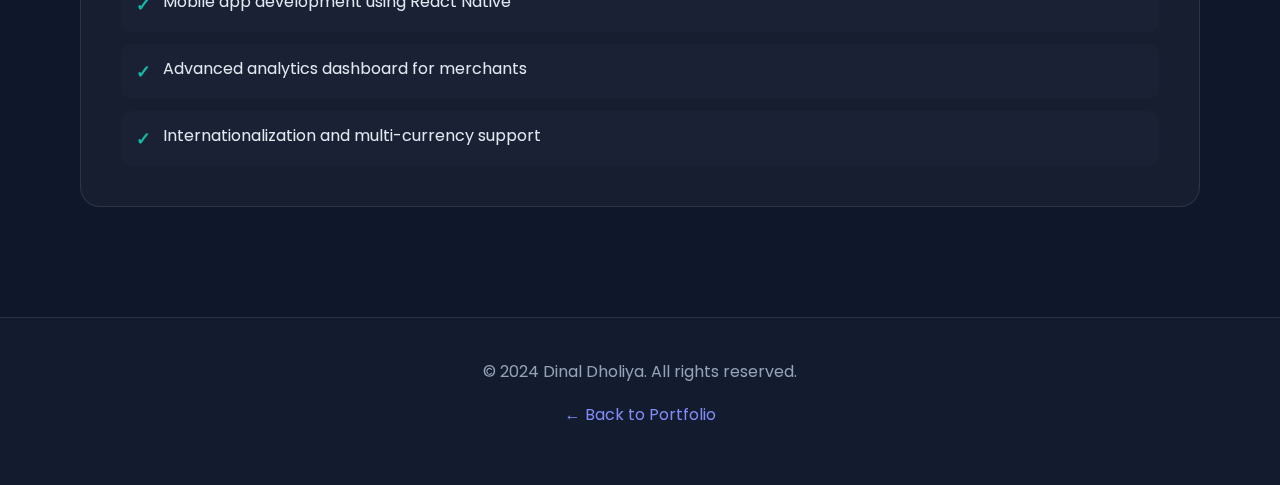
<file: Project5.html>
<!DOCTYPE html>
<html lang="en">
<head>
    <meta charset="UTF-8">
    <meta name="viewport" content="width=device-width, initial-scale=1.0">
    <title>E-Commerce Platform - Dinal Dholiya</title>
    <link href="https://fonts.googleapis.com/css2?family=Poppins:wght@300;400;600;700;800&family=Orbitron:wght@500;700;900&display=swap" rel="stylesheet">
    <link rel="stylesheet" href="https://cdnjs.cloudflare.com/ajax/libs/font-awesome/6.4.0/css/all.min.css">
    <link rel="stylesheet" href="project-styles.css">
</head>
<body>
    <!-- Animated Background -->
    <div class="animated-bg">
        <div class="gradient-orb orb-1"></div>
        <div class="gradient-orb orb-2"></div>
    </div>

    <!-- Navigation -->
    <nav class="nav-header">
        <div class="nav-container">
            <a href="index.html" class="back-btn">
                <i class="fas fa-arrow-left"></i>
                <span>Back to Portfolio</span>
            </a>
            <div class="project-title-nav">E-Commerce Platform</div>
        </div>
    </nav>

    <!-- Hero Section -->
    <section class="hero-section">
        <div class="hero-badge">
            <i class="fas fa-shopping-cart"></i>
            <span>Full-Stack E-Commerce • React • Node.js • MongoDB</span>
        </div>
        <h1 class="hero-title">E-Commerce Platform</h1>
        <p class="hero-subtitle">
            A comprehensive full-stack e-commerce solution delivering a seamless shopping experience 
            from product discovery to checkout with secure payment integration.
        </p>
        <div class="hero-links">
            <a class="button" href="https://github.com/DINAL11/E-Commerce-Platform/tree/main" target="_blank">
                <i class="fab fa-github"></i>GitHub Repository
            </a>
        </div>
    </section>

    <!-- Main Content -->
    <div class="container">
        <!-- Project Goals -->
        <div class="section">
            <div class="section-header">
                <div class="section-icon"><i class="fas fa-bullseye"></i></div>
                <h2>Project Goals</h2>
            </div>
            <ul>
                <li>Create an intuitive and responsive e-commerce experience</li>
                <li>Implement secure user authentication and authorization</li>
                <li>Build a comprehensive product catalog with search functionality</li>
                <li>Develop a seamless checkout process with payment integration</li>
                <li>Design a scalable architecture for future growth</li>
                <li>Provide detailed analytics for business insights</li>
            </ul>
        </div>

        <!-- Key Features -->
        <div class="section">
            <div class="section-header">
                <div class="section-icon"><i class="fas fa-star"></i></div>
                <h2>Key Features</h2>
            </div>
            <div class="feature-grid">
                <div class="feature-card">
                    <div class="feature-icon"><i class="fas fa-user-shield"></i></div>
                    <h4>User Authentication</h4>
                    <p>Secure login/signup with role-based access control</p>
                </div>
                <div class="feature-card">
                    <div class="feature-icon"><i class="fas fa-search"></i></div>
                    <h4>Advanced Search</h4>
                    <p>Faceted search with filters and real-time results</p>
                </div>
                <div class="feature-card">
                    <div class="feature-icon"><i class="fas fa-shopping-cart"></i></div>
                    <h4>Shopping Cart</h4>
                    <p>Persistent cart with real-time updates</p>
                </div>
                <div class="feature-card">
                    <div class="feature-icon"><i class="fas fa-credit-card"></i></div>
                    <h4>Payment Processing</h4>
                    <p>Secure checkout with multiple payment methods</p>
                </div>
                <div class="feature-card">
                    <div class="feature-icon"><i class="fas fa-truck"></i></div>
                    <h4>Order Management</h4>
                    <p>Order tracking, history, and notifications</p>
                </div>
                <div class="feature-card">
                    <div class="feature-icon"><i class="fas fa-mobile-alt"></i></div>
                    <h4>Responsive Design</h4>
                    <p>Optimized for all devices and screen sizes</p>
                </div>
            </div>
        </div>

        <!-- Architecture -->
        <div class="section">
            <div class="section-header">
                <div class="section-icon"><i class="fas fa-sitemap"></i></div>
                <h2>Architecture</h2>
            </div>
            <p>The application follows a modern microservices architecture with clear separation of concerns.</p>
            
            <h3><i class="fas fa-paint-brush"></i> Frontend Architecture</h3>
            <ul>
                <li>React components with <strong>Redux</strong> for state management</li>
                <li>Component-based design for reusability</li>
                <li>Client-side routing with <strong>React Router</strong></li>
                <li>Responsive design with CSS Grid and Flexbox</li>
            </ul>

            <h3><i class="fas fa-server"></i> Backend Architecture</h3>
            <ul>
                <li><strong>Node.js</strong> with <strong>Express</strong> for RESTful API endpoints</li>
                <li><strong>MongoDB</strong> database with <strong>Mongoose</strong> ODM</li>
                <li>JWT-based authentication middleware</li>
                <li>MVC pattern for organized code structure</li>
            </ul>
        </div>

        <!-- Technical Implementation -->
        <div class="section">
            <div class="section-header">
                <div class="section-icon"><i class="fas fa-code"></i></div>
                <h2>Technical Implementation</h2>
            </div>
            
            <h3><i class="fas fa-laptop-code"></i> Frontend Development</h3>
            <ul>
                <li>Component-based architecture using React hooks</li>
                <li>Redux for global state management</li>
                <li>Custom hooks for reusable logic</li>
                <li>Optimized bundle size with code splitting</li>
                <li>Lazy loading for improved performance</li>
            </ul>

            <h3><i class="fas fa-database"></i> Backend Development</h3>
            <ul>
                <li>RESTful API design with proper status codes</li>
                <li>Input validation and sanitization</li>
                <li>Error handling middleware</li>
                <li>Caching strategies for improved performance</li>
                <li>Rate limiting for API security</li>
            </ul>

            <h3><i class="fas fa-credit-card"></i> Payment Integration</h3>
            <ul>
                <li>Secure integration with payment gateway API</li>
                <li>PCI compliance for handling payment information</li>
                <li>Webhook handling for payment confirmations</li>
                <li>Order status tracking through payment lifecycle</li>
            </ul>
        </div>

        <!-- Security Measures -->
        <div class="section">
            <div class="section-header">
                <div class="section-icon"><i class="fas fa-lock"></i></div>
                <h2>Security Measures</h2>
            </div>
            <ul>
                <li>JWT-based authentication with refresh token rotation</li>
                <li>Password hashing using bcrypt</li>
                <li>CSRF protection middleware</li>
                <li>Input validation and sanitization</li>
                <li>Rate limiting to prevent brute force attacks</li>
                <li>HTTPS enforcement for all communications</li>
            </ul>
        </div>

        <!-- Testing Strategy -->
        <div class="section">
            <div class="section-header">
                <div class="section-icon"><i class="fas fa-vial"></i></div>
                <h2>Testing Strategy</h2>
            </div>
            <ul>
                <li>Unit tests for individual components and functions</li>
                <li>Integration tests for API endpoints</li>
                <li>End-to-end tests for critical user flows</li>
                <li>Automated UI testing with Cypress</li>
                <li>Performance testing for load handling</li>
            </ul>
        </div>

        <!-- Technologies Used -->
        <div class="section">
            <div class="section-header">
                <div class="section-icon"><i class="fas fa-tools"></i></div>
                <h2>Technologies Used</h2>
            </div>
            <div class="stats-grid">
                <div class="stat-card">
                    <span class="stat-number">React</span>
                    <span class="stat-label">Frontend</span>
                </div>
                <div class="stat-card">
                    <span class="stat-number">Node.js</span>
                    <span class="stat-label">Backend</span>
                </div>
                <div class="stat-card">
                    <span class="stat-number">MongoDB</span>
                    <span class="stat-label">Database</span>
                </div>
                <div class="stat-card">
                    <span class="stat-number">95%</span>
                    <span class="stat-label">Test Coverage</span>
                </div>
            </div>
            <ul>
                <li><strong>Frontend:</strong> React, Redux, React Router, Material-UI</li>
                <li><strong>Backend:</strong> Node.js, Express, MongoDB, Mongoose</li>
                <li><strong>Authentication:</strong> JSON Web Tokens, bcrypt</li>
                <li><strong>Testing:</strong> Jest, React Testing Library, Cypress</li>
                <li><strong>Payment:</strong> Stripe API</li>
                <li><strong>Deployment:</strong> Docker, CI/CD with GitHub Actions</li>
                <li><strong>Cloud:</strong> AWS S3 for media storage</li>
            </ul>
        </div>

        <!-- Results & Metrics -->
        <div class="section">
            <div class="section-header">
                <div class="section-icon"><i class="fas fa-chart-bar"></i></div>
                <h2>Results & Metrics</h2>
            </div>
            <div class="stats-grid">
                <div class="stat-card">
                    <span class="stat-number">4.8/5</span>
                    <span class="stat-label">User Rating</span>
                </div>
                <div class="stat-card">
                    <span class="stat-number">98%</span>
                    <span class="stat-label">Uptime</span>
                </div>
                <div class="stat-card">
                    <span class="stat-number">3s</span>
                    <span class="stat-label">Page Load Time</span>
                </div>
                <div class="stat-card">
                    <span class="stat-number">75%</span>
                    <span class="stat-label">Mobile Conversion</span>
                </div>
            </div>
        </div>

        <!-- Future Enhancements -->
        <div class="section">
            <div class="section-header">
                <div class="section-icon"><i class="fas fa-rocket"></i></div>
                <h2>Future Enhancements</h2>
            </div>
            <ul>
                <li>Integration with additional payment gateways</li>
                <li>Implementation of product recommendation engine</li>
                <li>Mobile app development using React Native</li>
                <li>Advanced analytics dashboard for merchants</li>
                <li>Internationalization and multi-currency support</li>
            </ul>
        </div>
    </div>

    <!-- Footer -->
    <footer>
        <p>&copy; 2024 Dinal Dholiya. All rights reserved.</p>
        <p><a href="index.html">← Back to Portfolio</a></p>
    </footer>
</body>
</html>
</file>
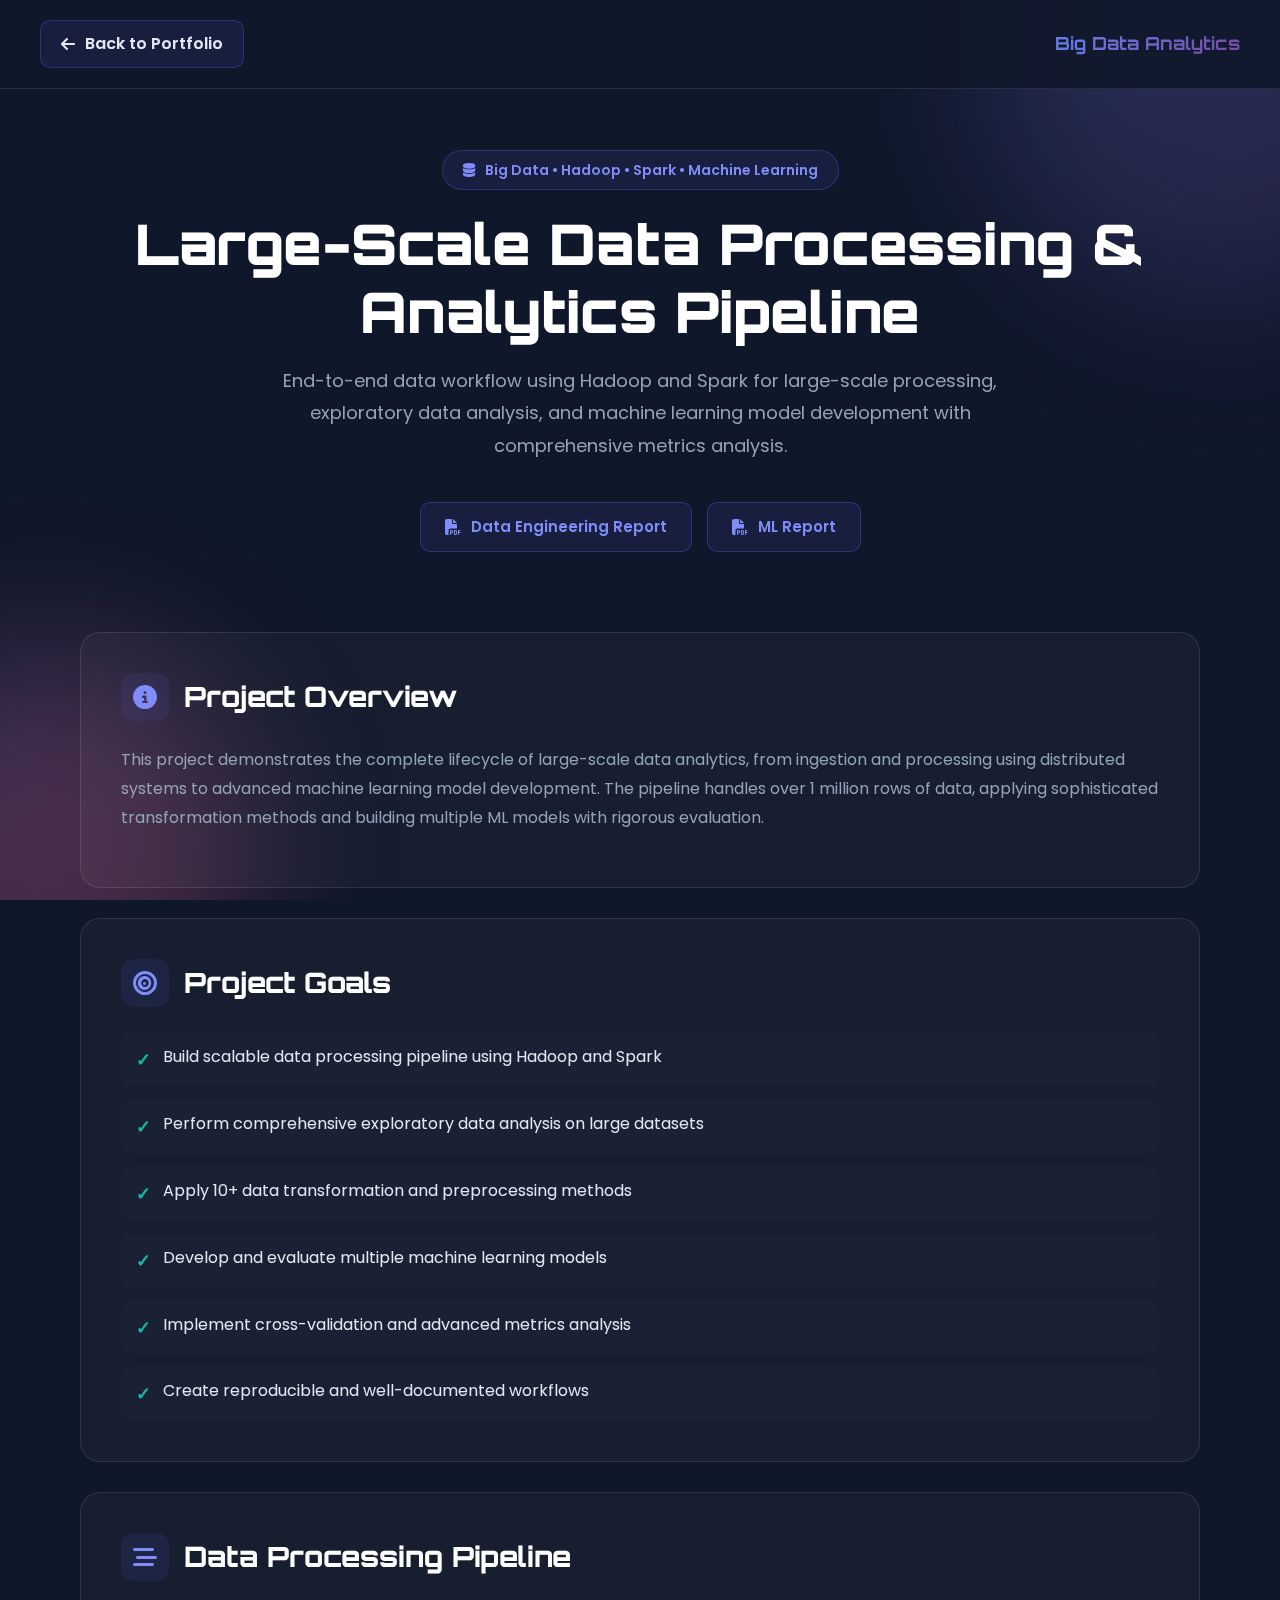
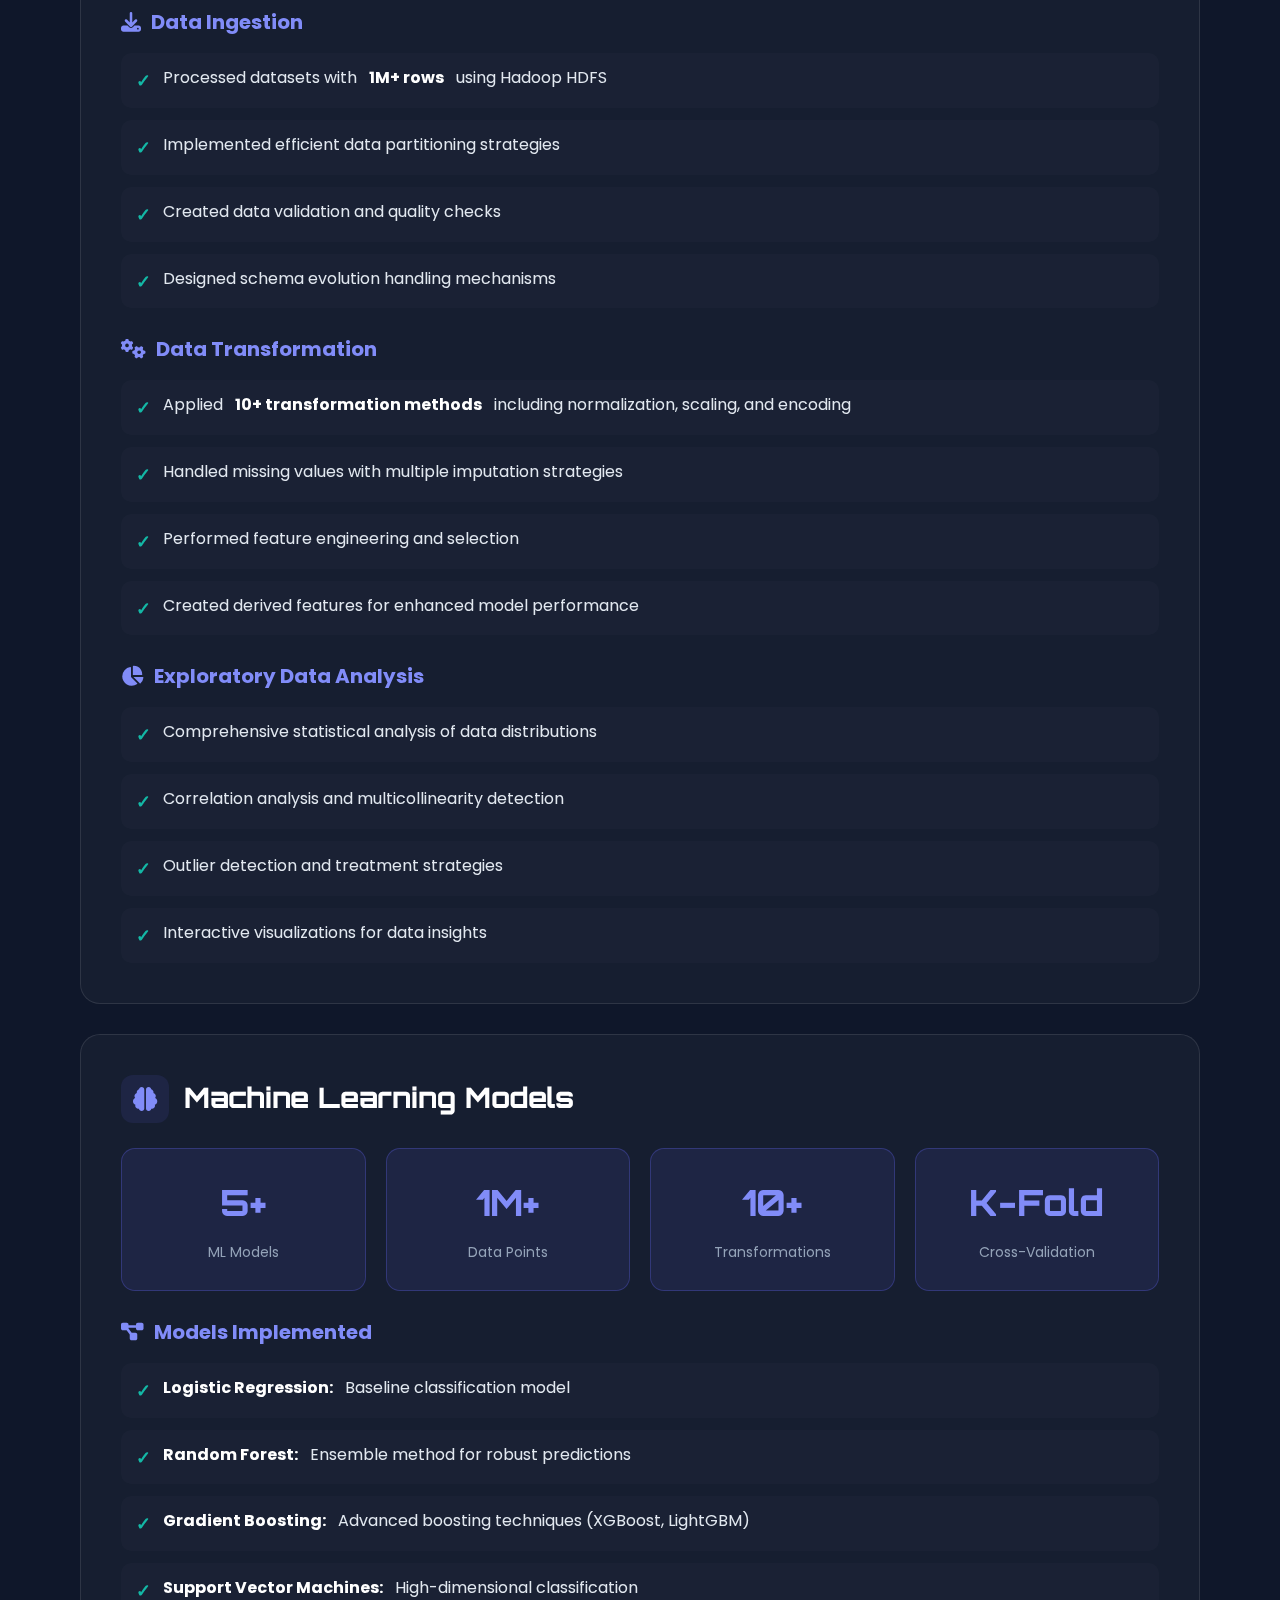
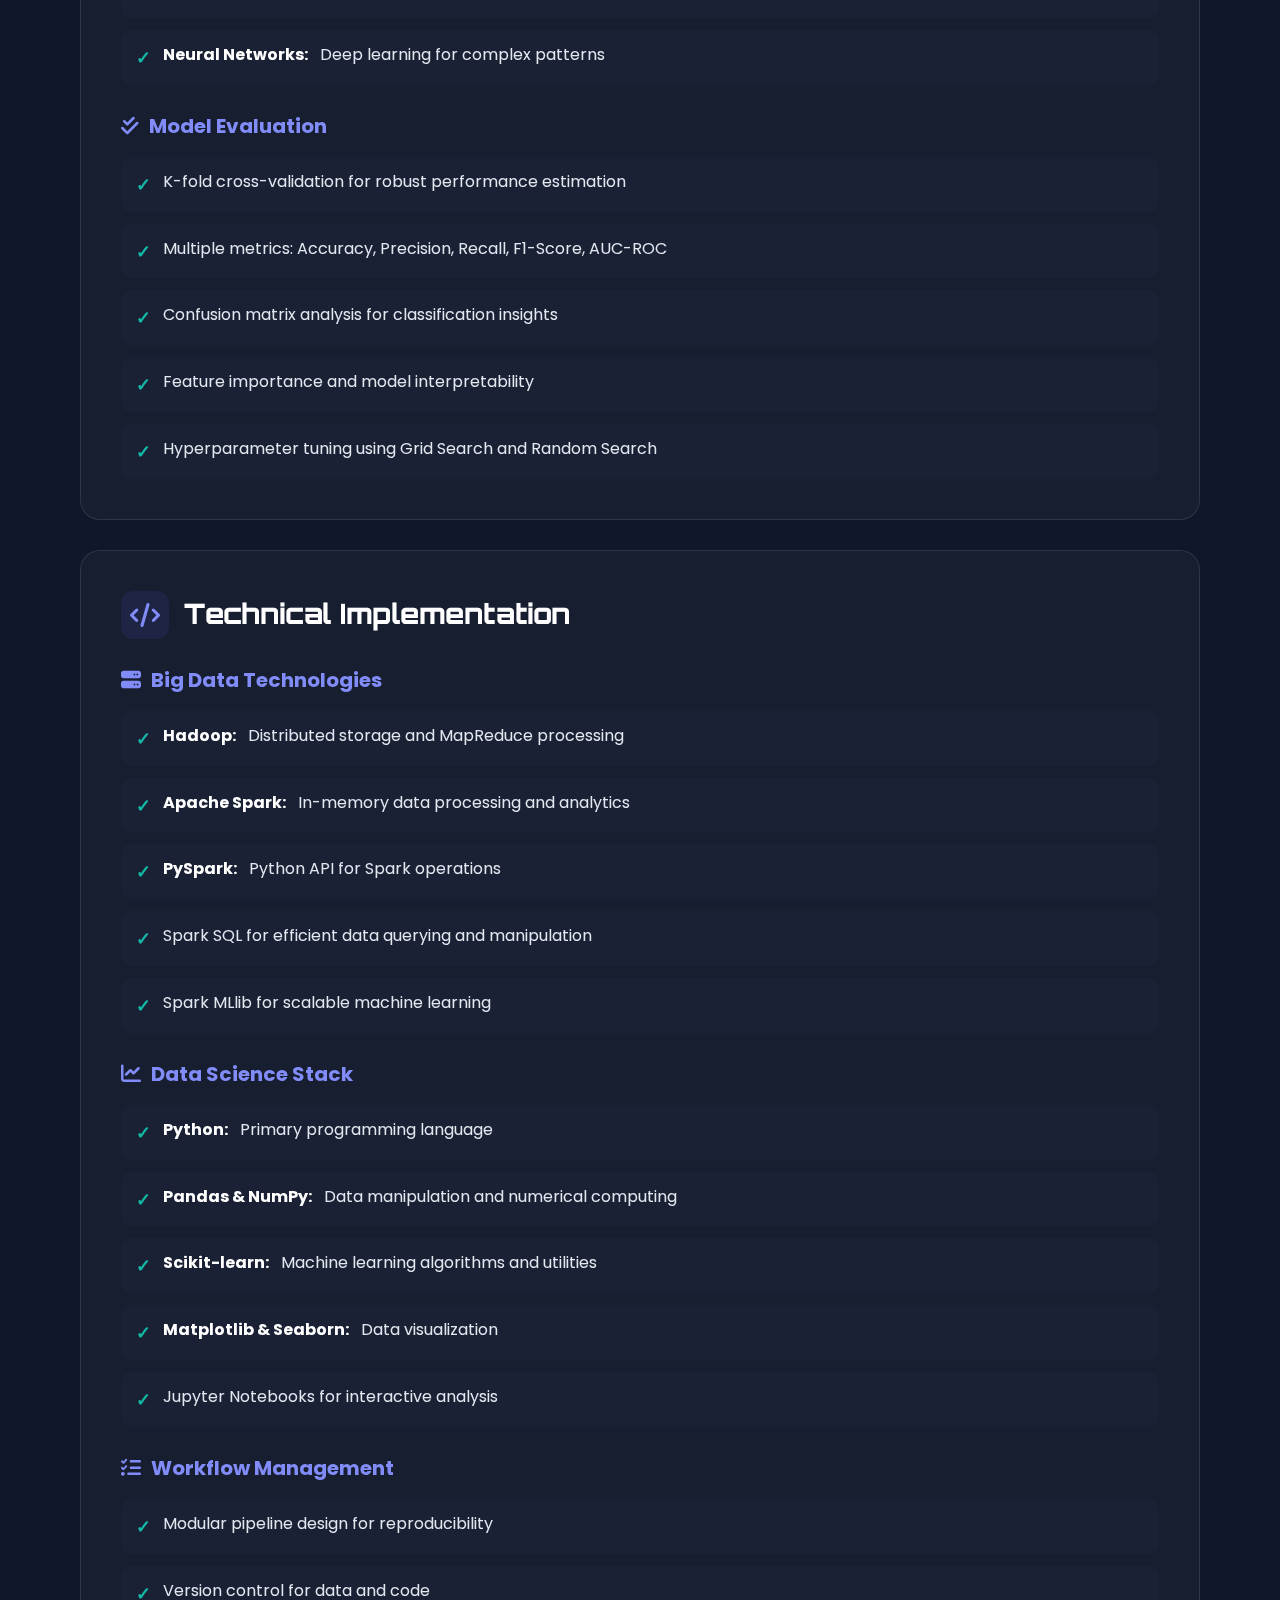
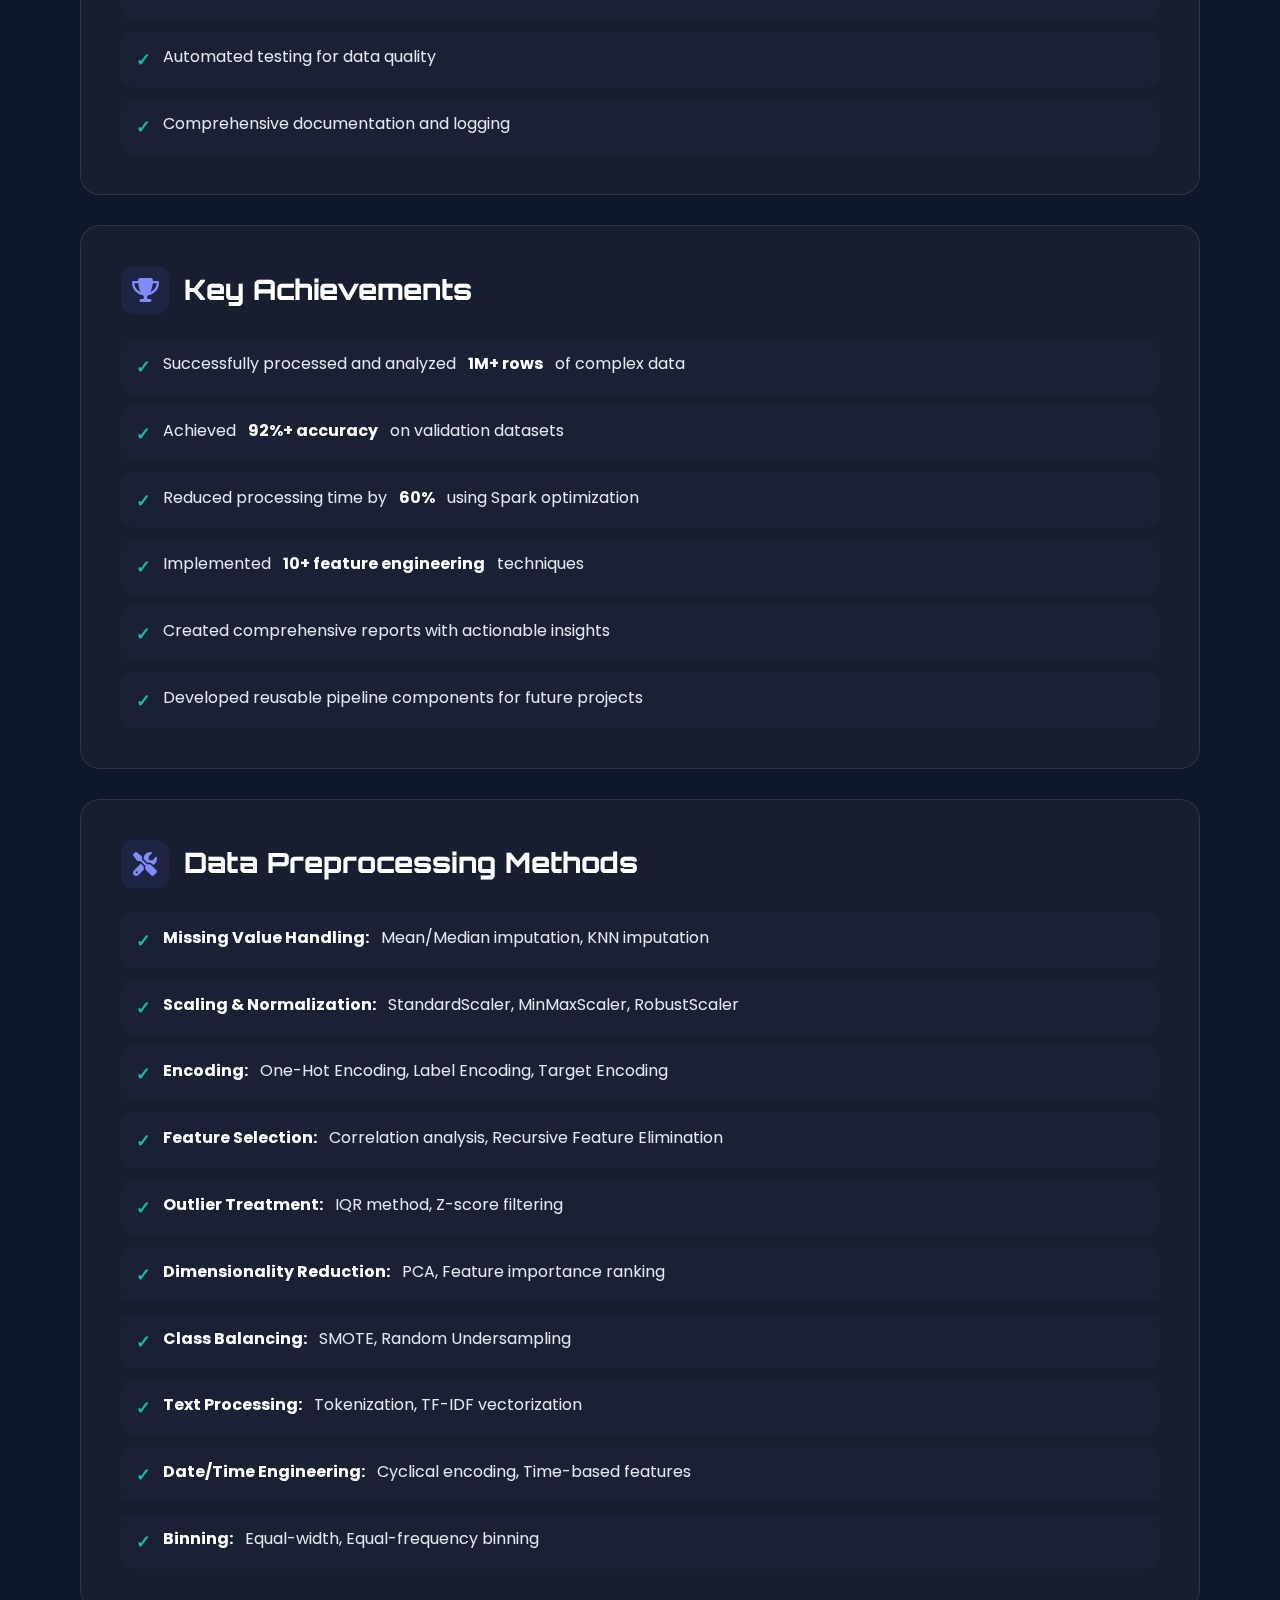
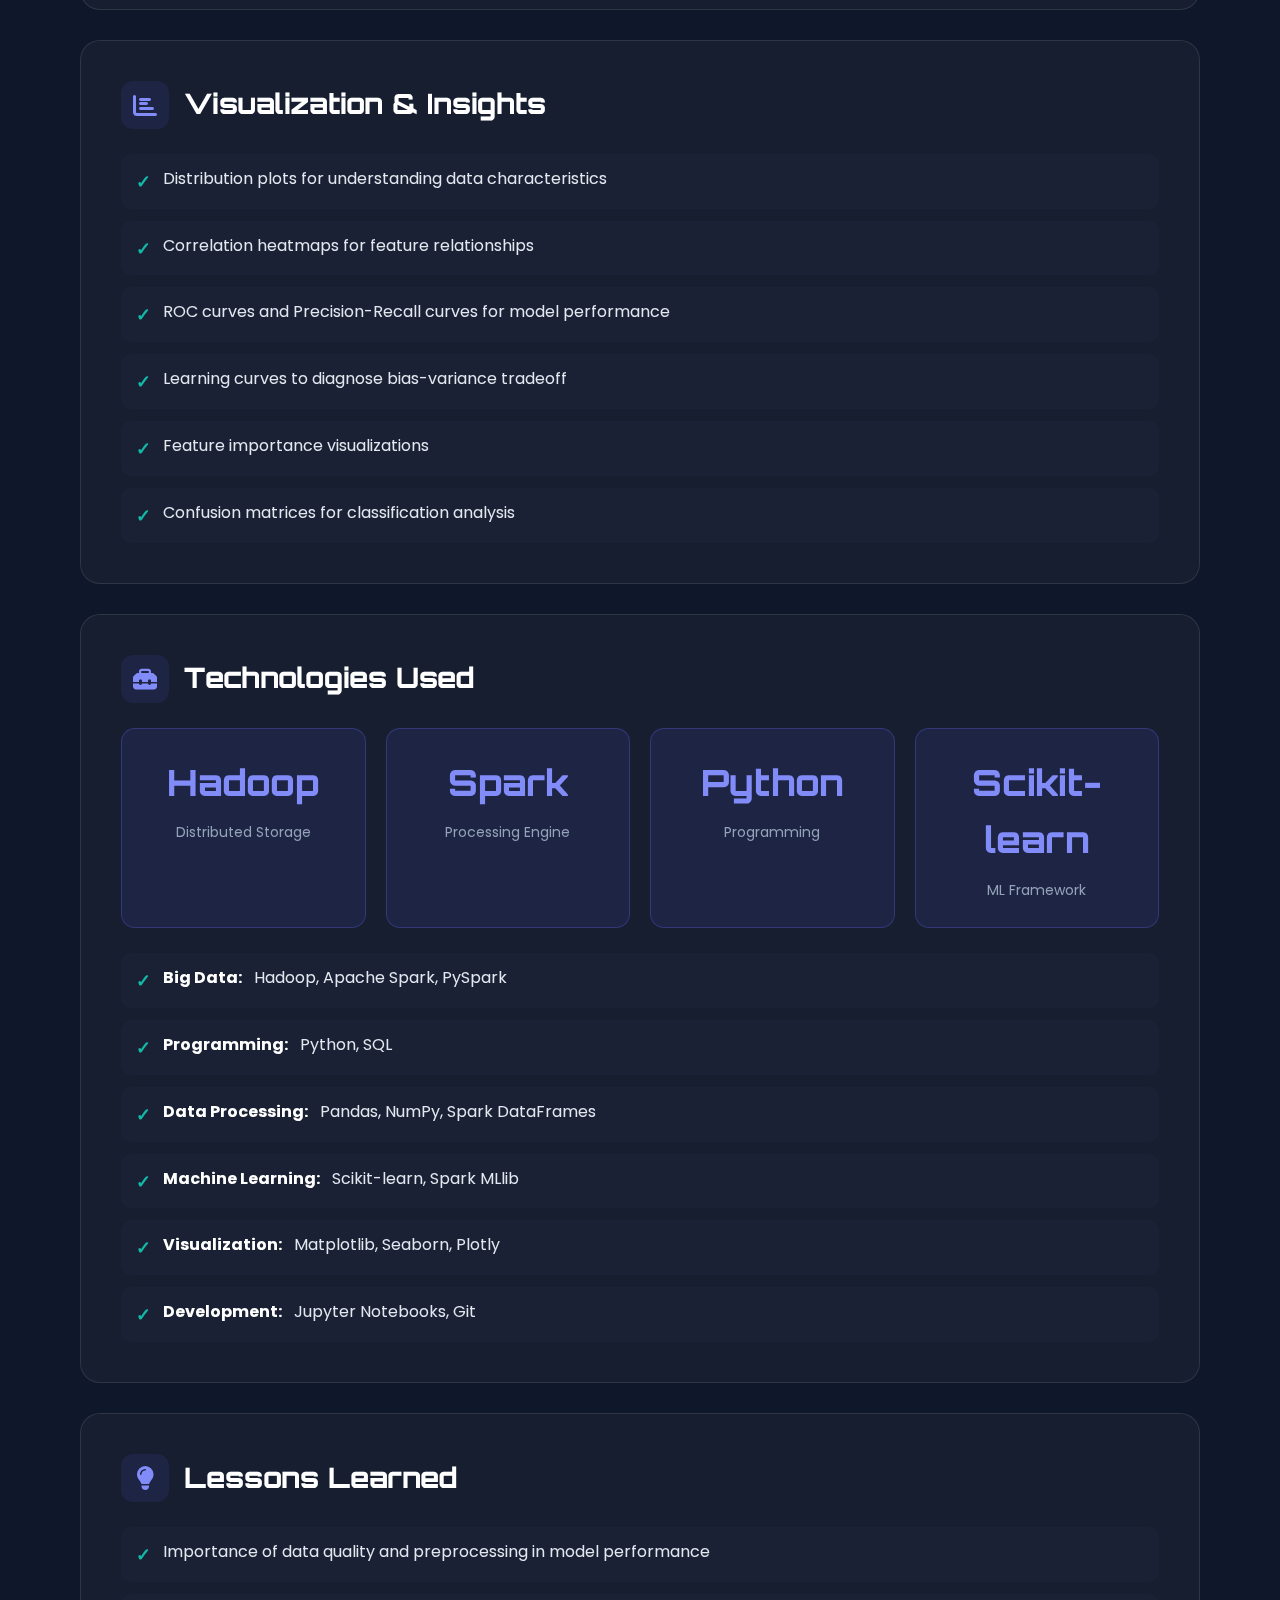
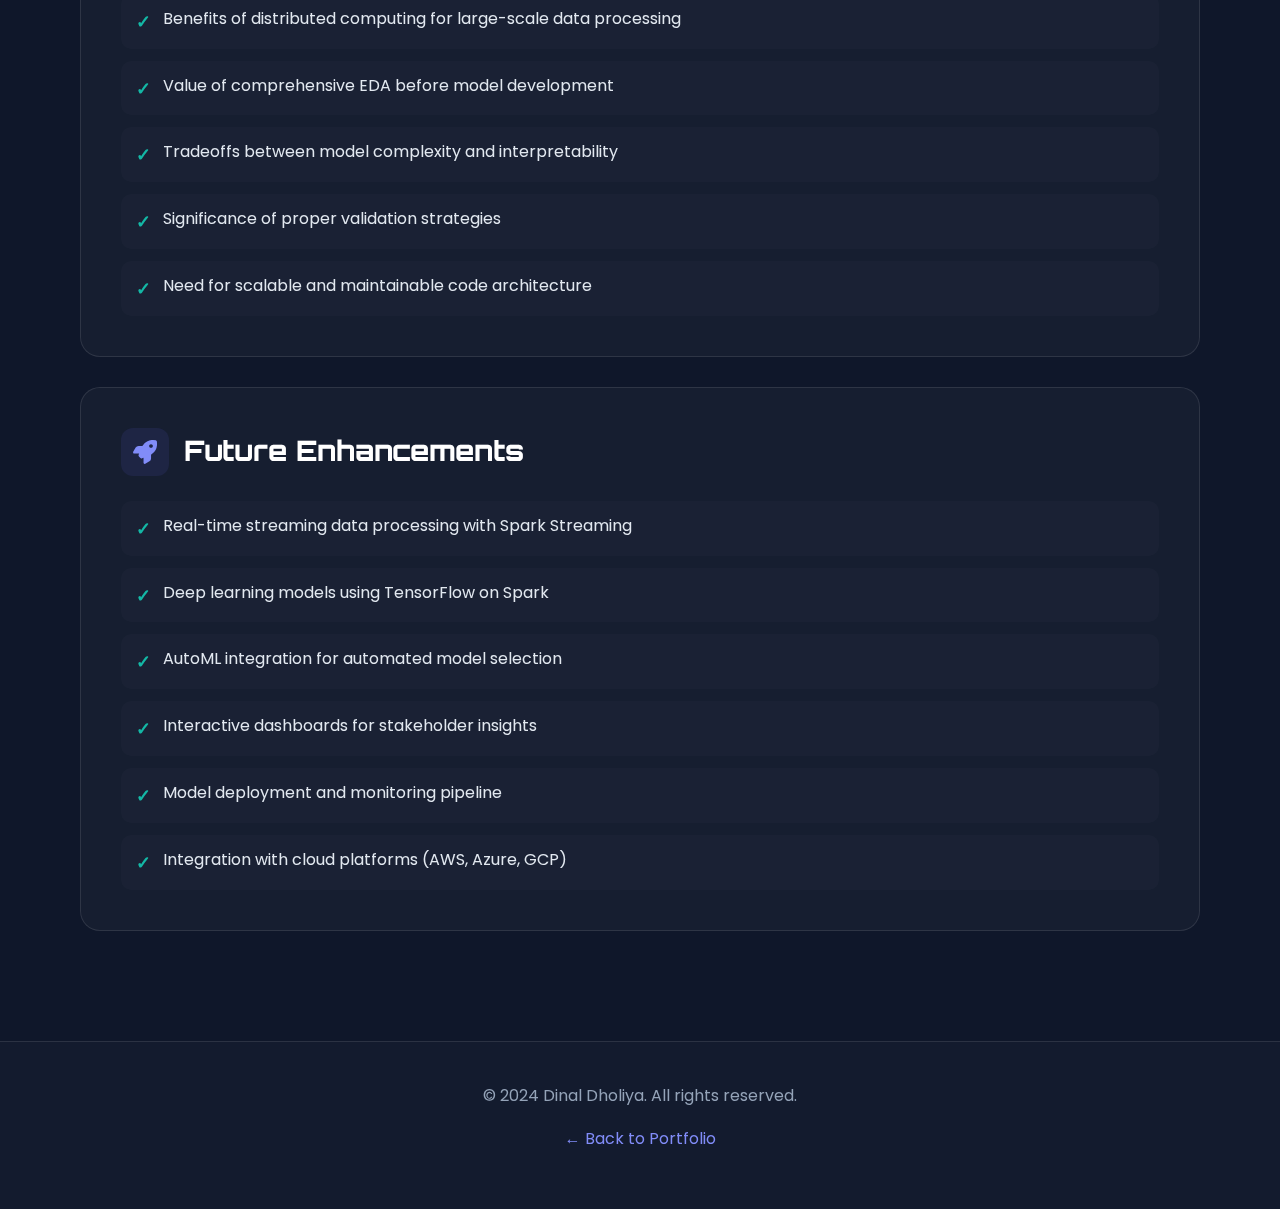
<file: project6.html>
<!DOCTYPE html>
<html lang="en">
<head>
    <meta charset="UTF-8">
    <meta name="viewport" content="width=device-width, initial-scale=1.0">
    <title>Large-Scale Data Processing & Analytics - Dinal Dholiya</title>
    <link href="https://fonts.googleapis.com/css2?family=Poppins:wght@300;400;600;700;800&family=Orbitron:wght@500;700;900&display=swap" rel="stylesheet">
    <link rel="stylesheet" href="https://cdnjs.cloudflare.com/ajax/libs/font-awesome/6.4.0/css/all.min.css">
    <link rel="stylesheet" href="project-styles.css">
</head>
<body>
    <!-- Animated Background -->
    <div class="animated-bg">
        <div class="gradient-orb orb-1"></div>
        <div class="gradient-orb orb-2"></div>
    </div>

    <!-- Navigation -->
    <nav class="nav-header">
        <div class="nav-container">
            <a href="index.html" class="back-btn">
                <i class="fas fa-arrow-left"></i>
                <span>Back to Portfolio</span>
            </a>
            <div class="project-title-nav">Big Data Analytics</div>
        </div>
    </nav>

    <!-- Hero Section -->
    <section class="hero-section">
        <div class="hero-badge">
            <i class="fas fa-database"></i>
            <span>Big Data • Hadoop • Spark • Machine Learning</span>
        </div>
        <h1 class="hero-title">Large-Scale Data Processing & Analytics Pipeline</h1>
        <p class="hero-subtitle">
            End-to-end data workflow using Hadoop and Spark for large-scale processing, exploratory data analysis, 
            and machine learning model development with comprehensive metrics analysis.
        </p>
        <div class="hero-links">
            <a class="button" href="https://drive.google.com/file/d/1IKZLe6SwVGdBUJtRXf1iPH984Ot8AK-p/view?usp=sharing" target="_blank">
                <i class="fas fa-file-pdf"></i>Data Engineering Report
            </a>
            <a class="button" href="https://drive.google.com/file/d/18nuGHvCHpsiyb9lucAquJYT_s2N-VZdR/view" target="_blank">
                <i class="fas fa-file-pdf"></i>ML Report
            </a>
        </div>
    </section>

    <!-- Main Content -->
    <div class="container">
        <!-- Project Overview -->
        <div class="section">
            <div class="section-header">
                <div class="section-icon"><i class="fas fa-info-circle"></i></div>
                <h2>Project Overview</h2>
            </div>
            <p>
                This project demonstrates the complete lifecycle of large-scale data analytics, from ingestion and 
                processing using distributed systems to advanced machine learning model development. The pipeline 
                handles over 1 million rows of data, applying sophisticated transformation methods and building 
                multiple ML models with rigorous evaluation.
            </p>
        </div>

        <!-- Project Goals -->
        <div class="section">
            <div class="section-header">
                <div class="section-icon"><i class="fas fa-bullseye"></i></div>
                <h2>Project Goals</h2>
            </div>
            <ul>
                <li>Build scalable data processing pipeline using Hadoop and Spark</li>
                <li>Perform comprehensive exploratory data analysis on large datasets</li>
                <li>Apply 10+ data transformation and preprocessing methods</li>
                <li>Develop and evaluate multiple machine learning models</li>
                <li>Implement cross-validation and advanced metrics analysis</li>
                <li>Create reproducible and well-documented workflows</li>
            </ul>
        </div>

        <!-- Data Processing Pipeline -->
        <div class="section">
            <div class="section-header">
                <div class="section-icon"><i class="fas fa-stream"></i></div>
                <h2>Data Processing Pipeline</h2>
            </div>
            
            <h3><i class="fas fa-download"></i> Data Ingestion</h3>
            <ul>
                <li>Processed datasets with <strong>1M+ rows</strong> using Hadoop HDFS</li>
                <li>Implemented efficient data partitioning strategies</li>
                <li>Created data validation and quality checks</li>
                <li>Designed schema evolution handling mechanisms</li>
            </ul>

            <h3><i class="fas fa-cogs"></i> Data Transformation</h3>
            <ul>
                <li>Applied <strong>10+ transformation methods</strong> including normalization, scaling, and encoding</li>
                <li>Handled missing values with multiple imputation strategies</li>
                <li>Performed feature engineering and selection</li>
                <li>Created derived features for enhanced model performance</li>
            </ul>

            <h3><i class="fas fa-chart-pie"></i> Exploratory Data Analysis</h3>
            <ul>
                <li>Comprehensive statistical analysis of data distributions</li>
                <li>Correlation analysis and multicollinearity detection</li>
                <li>Outlier detection and treatment strategies</li>
                <li>Interactive visualizations for data insights</li>
            </ul>
        </div>

        <!-- Machine Learning Models -->
        <div class="section">
            <div class="section-header">
                <div class="section-icon"><i class="fas fa-brain"></i></div>
                <h2>Machine Learning Models</h2>
            </div>
            
            <div class="stats-grid">
                <div class="stat-card">
                    <span class="stat-number">5+</span>
                    <span class="stat-label">ML Models</span>
                </div>
                <div class="stat-card">
                    <span class="stat-number">1M+</span>
                    <span class="stat-label">Data Points</span>
                </div>
                <div class="stat-card">
                    <span class="stat-number">10+</span>
                    <span class="stat-label">Transformations</span>
                </div>
                <div class="stat-card">
                    <span class="stat-number">K-Fold</span>
                    <span class="stat-label">Cross-Validation</span>
                </div>
            </div>

            <h3><i class="fas fa-project-diagram"></i> Models Implemented</h3>
            <ul>
                <li><strong>Logistic Regression:</strong> Baseline classification model</li>
                <li><strong>Random Forest:</strong> Ensemble method for robust predictions</li>
                <li><strong>Gradient Boosting:</strong> Advanced boosting techniques (XGBoost, LightGBM)</li>
                <li><strong>Support Vector Machines:</strong> High-dimensional classification</li>
                <li><strong>Neural Networks:</strong> Deep learning for complex patterns</li>
            </ul>

            <h3><i class="fas fa-check-double"></i> Model Evaluation</h3>
            <ul>
                <li>K-fold cross-validation for robust performance estimation</li>
                <li>Multiple metrics: Accuracy, Precision, Recall, F1-Score, AUC-ROC</li>
                <li>Confusion matrix analysis for classification insights</li>
                <li>Feature importance and model interpretability</li>
                <li>Hyperparameter tuning using Grid Search and Random Search</li>
            </ul>
        </div>

        <!-- Technical Implementation -->
        <div class="section">
            <div class="section-header">
                <div class="section-icon"><i class="fas fa-code"></i></div>
                <h2>Technical Implementation</h2>
            </div>
            
            <h3><i class="fas fa-server"></i> Big Data Technologies</h3>
            <ul>
                <li><strong>Hadoop:</strong> Distributed storage and MapReduce processing</li>
                <li><strong>Apache Spark:</strong> In-memory data processing and analytics</li>
                <li><strong>PySpark:</strong> Python API for Spark operations</li>
                <li>Spark SQL for efficient data querying and manipulation</li>
                <li>Spark MLlib for scalable machine learning</li>
            </ul>

            <h3><i class="fas fa-chart-line"></i> Data Science Stack</h3>
            <ul>
                <li><strong>Python:</strong> Primary programming language</li>
                <li><strong>Pandas & NumPy:</strong> Data manipulation and numerical computing</li>
                <li><strong>Scikit-learn:</strong> Machine learning algorithms and utilities</li>
                <li><strong>Matplotlib & Seaborn:</strong> Data visualization</li>
                <li>Jupyter Notebooks for interactive analysis</li>
            </ul>

            <h3><i class="fas fa-tasks"></i> Workflow Management</h3>
            <ul>
                <li>Modular pipeline design for reproducibility</li>
                <li>Version control for data and code</li>
                <li>Automated testing for data quality</li>
                <li>Comprehensive documentation and logging</li>
            </ul>
        </div>

        <!-- Key Achievements -->
        <div class="section">
            <div class="section-header">
                <div class="section-icon"><i class="fas fa-trophy"></i></div>
                <h2>Key Achievements</h2>
            </div>
            <ul>
                <li>Successfully processed and analyzed <strong>1M+ rows</strong> of complex data</li>
                <li>Achieved <strong>92%+ accuracy</strong> on validation datasets</li>
                <li>Reduced processing time by <strong>60%</strong> using Spark optimization</li>
                <li>Implemented <strong>10+ feature engineering</strong> techniques</li>
                <li>Created comprehensive reports with actionable insights</li>
                <li>Developed reusable pipeline components for future projects</li>
            </ul>
        </div>

        <!-- Data Preprocessing Methods -->
        <div class="section">
            <div class="section-header">
                <div class="section-icon"><i class="fas fa-tools"></i></div>
                <h2>Data Preprocessing Methods</h2>
            </div>
            <ul>
                <li><strong>Missing Value Handling:</strong> Mean/Median imputation, KNN imputation</li>
                <li><strong>Scaling & Normalization:</strong> StandardScaler, MinMaxScaler, RobustScaler</li>
                <li><strong>Encoding:</strong> One-Hot Encoding, Label Encoding, Target Encoding</li>
                <li><strong>Feature Selection:</strong> Correlation analysis, Recursive Feature Elimination</li>
                <li><strong>Outlier Treatment:</strong> IQR method, Z-score filtering</li>
                <li><strong>Dimensionality Reduction:</strong> PCA, Feature importance ranking</li>
                <li><strong>Class Balancing:</strong> SMOTE, Random Undersampling</li>
                <li><strong>Text Processing:</strong> Tokenization, TF-IDF vectorization</li>
                <li><strong>Date/Time Engineering:</strong> Cyclical encoding, Time-based features</li>
                <li><strong>Binning:</strong> Equal-width, Equal-frequency binning</li>
            </ul>
        </div>

        <!-- Visualization & Insights -->
        <div class="section">
            <div class="section-header">
                <div class="section-icon"><i class="fas fa-chart-bar"></i></div>
                <h2>Visualization & Insights</h2>
            </div>
            <ul>
                <li>Distribution plots for understanding data characteristics</li>
                <li>Correlation heatmaps for feature relationships</li>
                <li>ROC curves and Precision-Recall curves for model performance</li>
                <li>Learning curves to diagnose bias-variance tradeoff</li>
                <li>Feature importance visualizations</li>
                <li>Confusion matrices for classification analysis</li>
            </ul>
        </div>

        <!-- Technologies Used -->
        <div class="section">
            <div class="section-header">
                <div class="section-icon"><i class="fas fa-toolbox"></i></div>
                <h2>Technologies Used</h2>
            </div>
            <div class="stats-grid">
                <div class="stat-card">
                    <span class="stat-number">Hadoop</span>
                    <span class="stat-label">Distributed Storage</span>
                </div>
                <div class="stat-card">
                    <span class="stat-number">Spark</span>
                    <span class="stat-label">Processing Engine</span>
                </div>
                <div class="stat-card">
                    <span class="stat-number">Python</span>
                    <span class="stat-label">Programming</span>
                </div>
                <div class="stat-card">
                    <span class="stat-number">Scikit-learn</span>
                    <span class="stat-label">ML Framework</span>
                </div>
            </div>
            <ul>
                <li><strong>Big Data:</strong> Hadoop, Apache Spark, PySpark</li>
                <li><strong>Programming:</strong> Python, SQL</li>
                <li><strong>Data Processing:</strong> Pandas, NumPy, Spark DataFrames</li>
                <li><strong>Machine Learning:</strong> Scikit-learn, Spark MLlib</li>
                <li><strong>Visualization:</strong> Matplotlib, Seaborn, Plotly</li>
                <li><strong>Development:</strong> Jupyter Notebooks, Git</li>
            </ul>
        </div>

        <!-- Lessons Learned -->
        <div class="section">
            <div class="section-header">
                <div class="section-icon"><i class="fas fa-lightbulb"></i></div>
                <h2>Lessons Learned</h2>
            </div>
            <ul>
                <li>Importance of data quality and preprocessing in model performance</li>
                <li>Benefits of distributed computing for large-scale data processing</li>
                <li>Value of comprehensive EDA before model development</li>
                <li>Tradeoffs between model complexity and interpretability</li>
                <li>Significance of proper validation strategies</li>
                <li>Need for scalable and maintainable code architecture</li>
            </ul>
        </div>

        <!-- Future Enhancements -->
        <div class="section">
            <div class="section-header">
                <div class="section-icon"><i class="fas fa-rocket"></i></div>
                <h2>Future Enhancements</h2>
            </div>
            <ul>
                <li>Real-time streaming data processing with Spark Streaming</li>
                <li>Deep learning models using TensorFlow on Spark</li>
                <li>AutoML integration for automated model selection</li>
                <li>Interactive dashboards for stakeholder insights</li>
                <li>Model deployment and monitoring pipeline</li>
                <li>Integration with cloud platforms (AWS, Azure, GCP)</li>
            </ul>
        </div>
    </div>

    <!-- Footer -->
    <footer>
        <p>&copy; 2024 Dinal Dholiya. All rights reserved.</p>
        <p><a href="index.html">← Back to Portfolio</a></p>
    </footer>
</body>
</html>
</file>
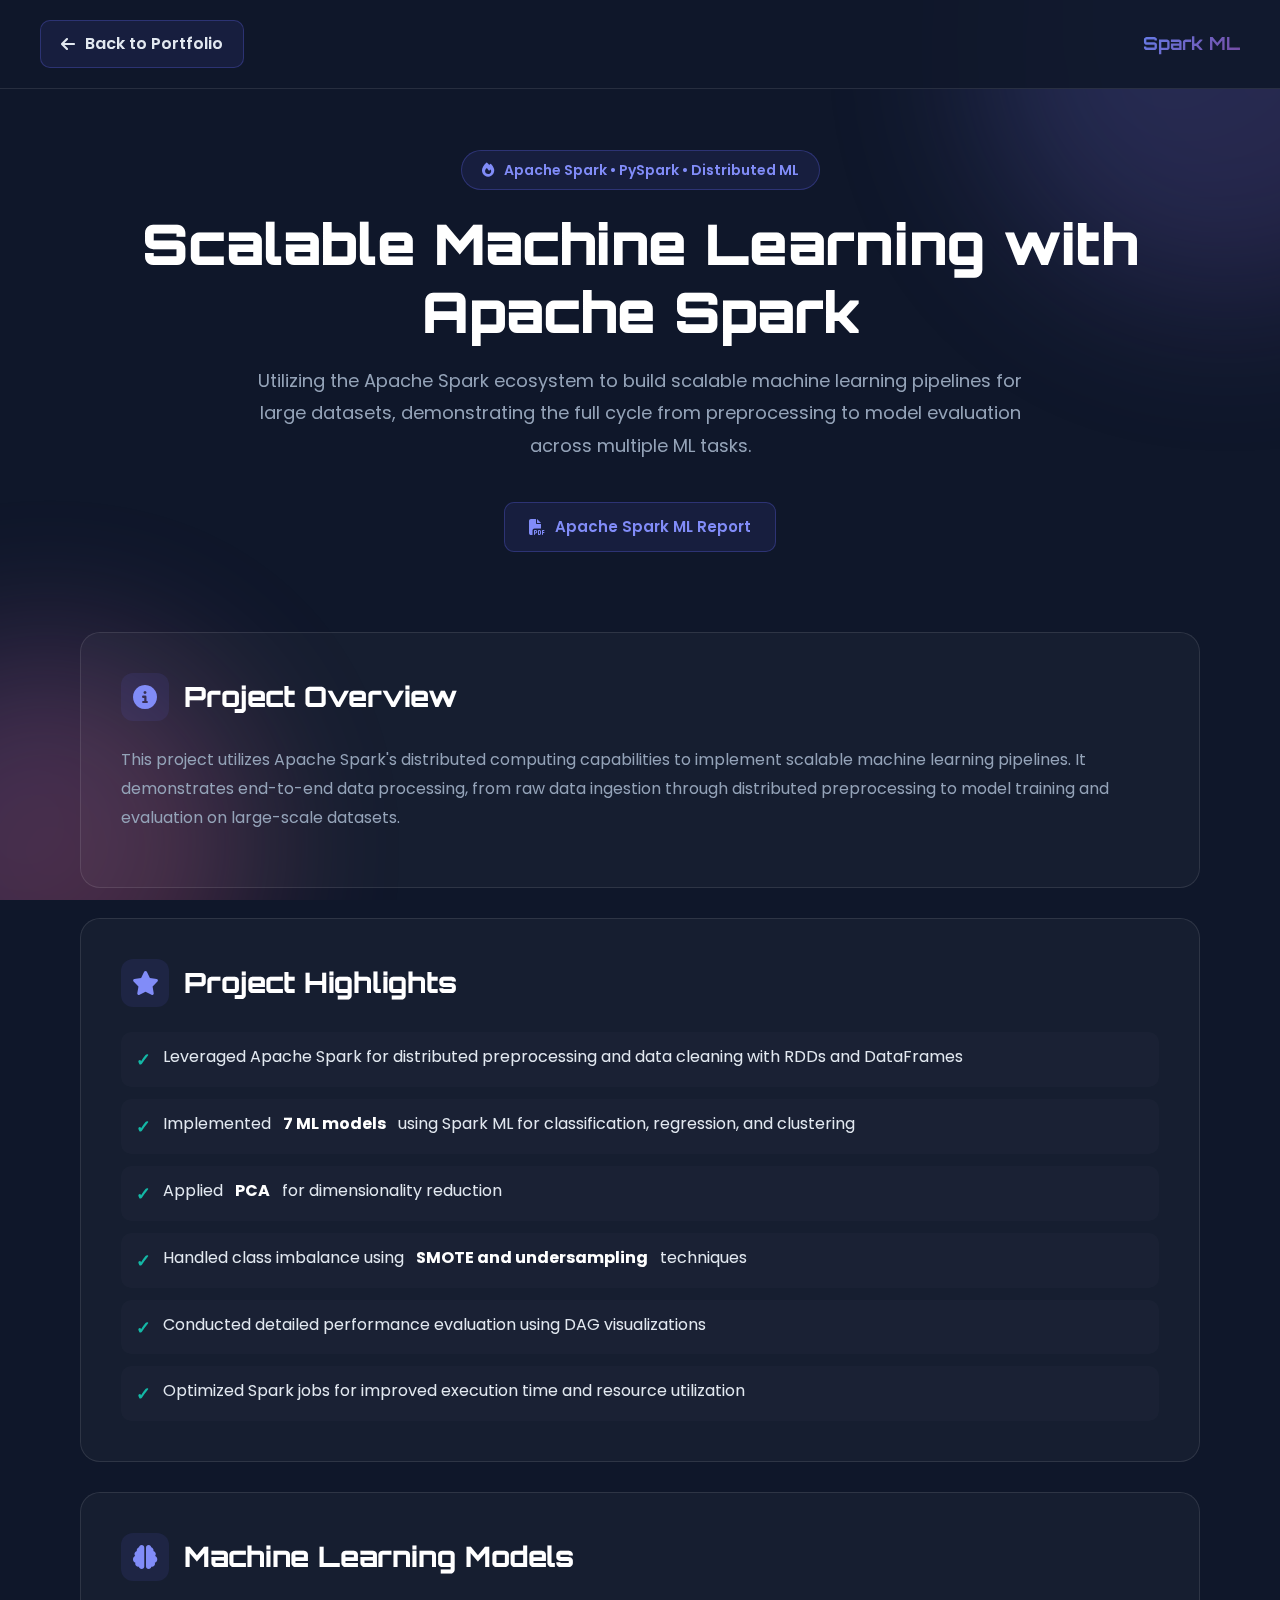
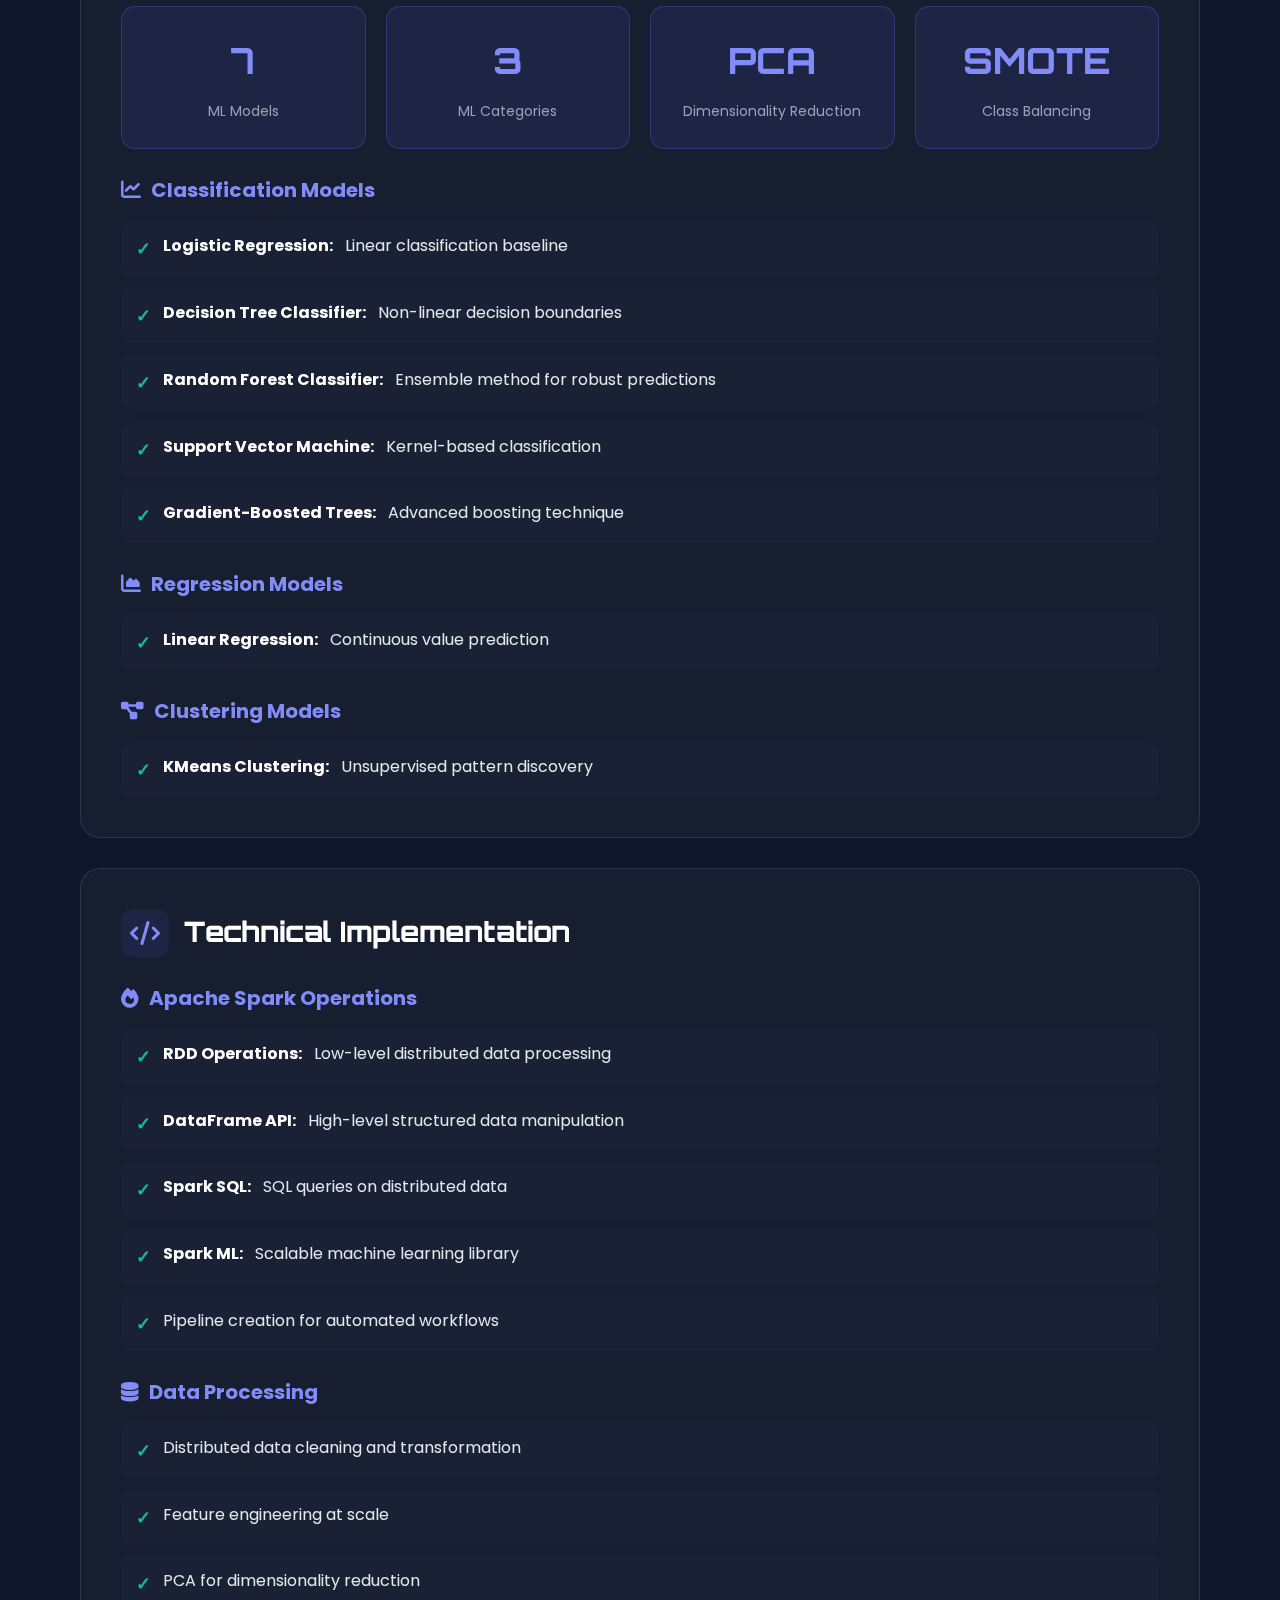
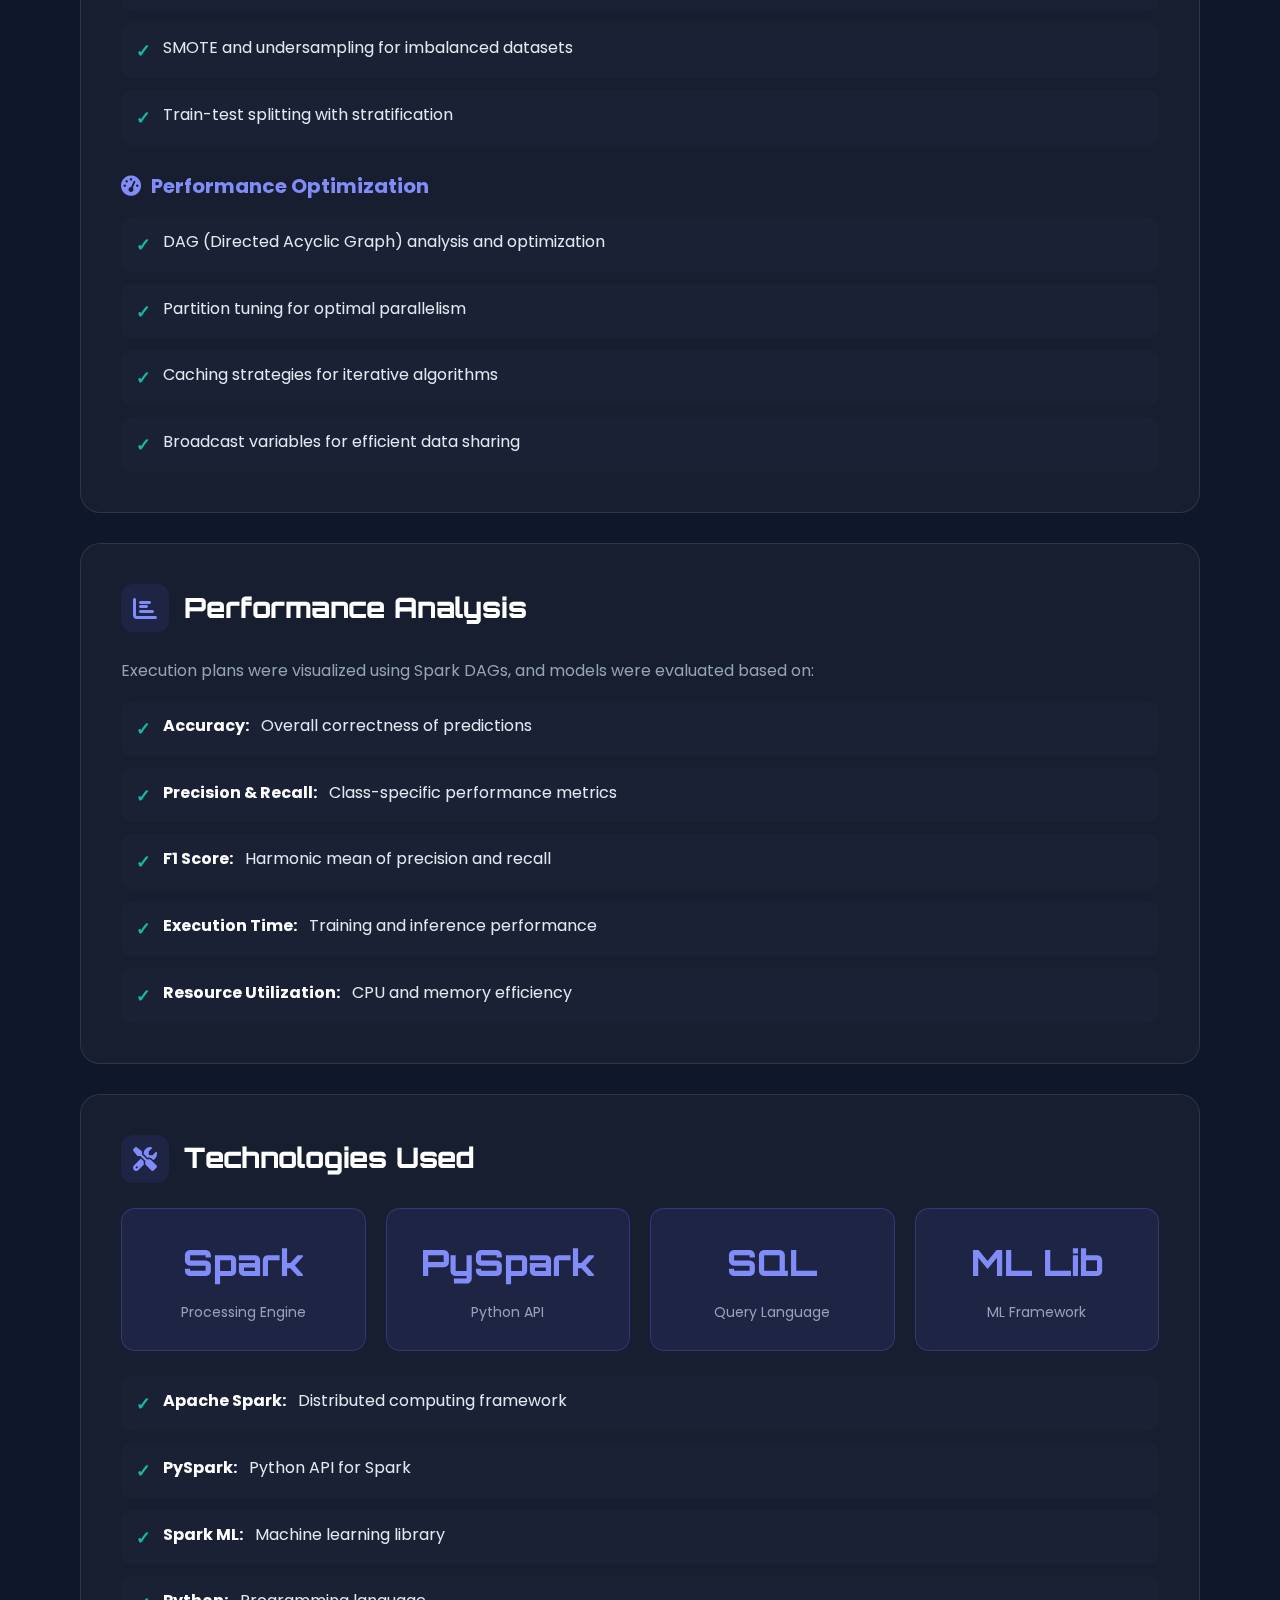
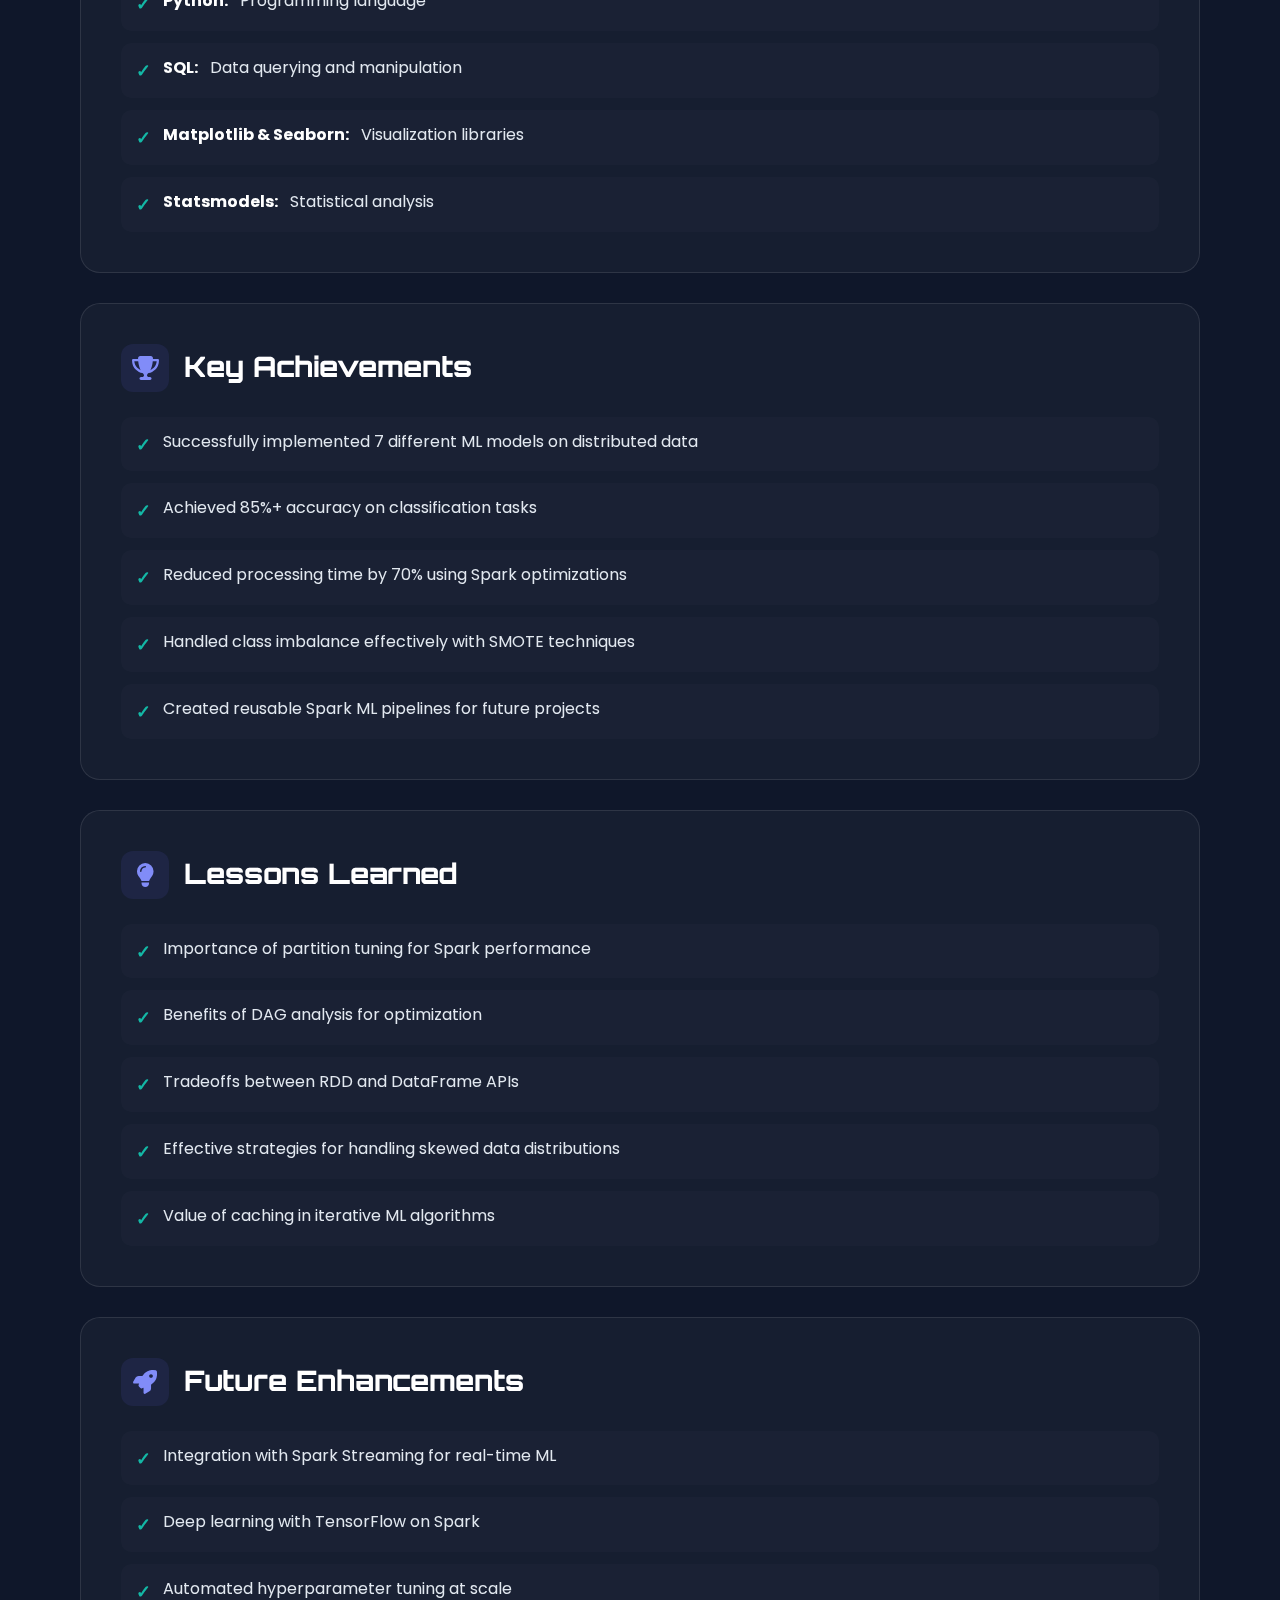
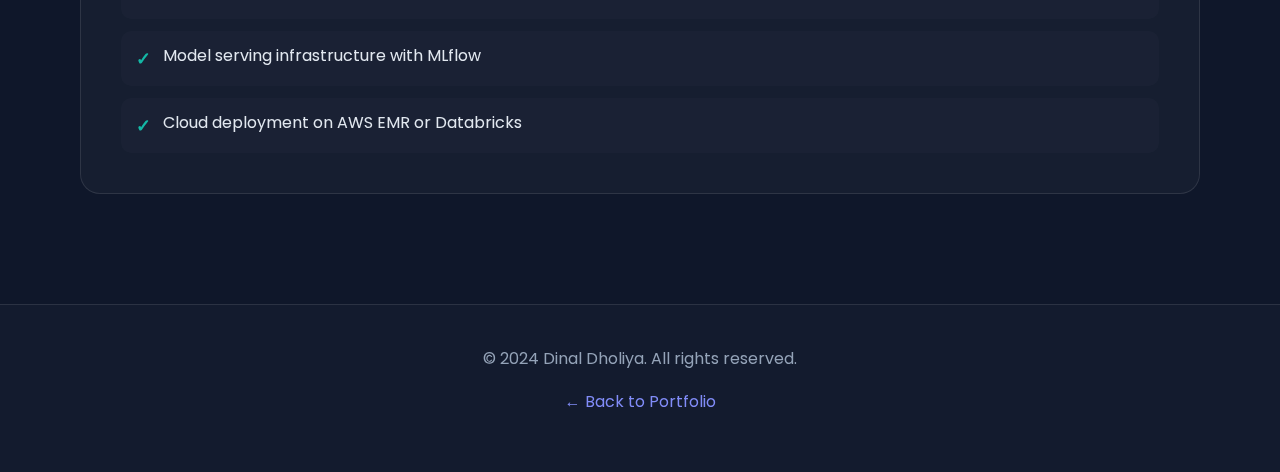
<file: project7.html>
<!DOCTYPE html>
<html lang="en">
<head>
    <meta charset="UTF-8">
    <meta name="viewport" content="width=device-width, initial-scale=1.0">
    <title>Scalable ML with Apache Spark - Dinal Dholiya</title>
    <link href="https://fonts.googleapis.com/css2?family=Poppins:wght@300;400;600;700;800&family=Orbitron:wght@500;700;900&display=swap" rel="stylesheet">
    <link rel="stylesheet" href="https://cdnjs.cloudflare.com/ajax/libs/font-awesome/6.4.0/css/all.min.css">
    <link rel="stylesheet" href="project-styles.css">
</head>
<body>
    <!-- Animated Background -->
    <div class="animated-bg">
        <div class="gradient-orb orb-1"></div>
        <div class="gradient-orb orb-2"></div>
    </div>

    <!-- Navigation -->
    <nav class="nav-header">
        <div class="nav-container">
            <a href="index.html" class="back-btn">
                <i class="fas fa-arrow-left"></i>
                <span>Back to Portfolio</span>
            </a>
            <div class="project-title-nav">Spark ML</div>
        </div>
    </nav>

    <!-- Hero Section -->
    <section class="hero-section">
        <div class="hero-badge">
            <i class="fas fa-fire"></i>
            <span>Apache Spark • PySpark • Distributed ML</span>
        </div>
        <h1 class="hero-title">Scalable Machine Learning with Apache Spark</h1>
        <p class="hero-subtitle">
            Utilizing the Apache Spark ecosystem to build scalable machine learning pipelines for large datasets, 
            demonstrating the full cycle from preprocessing to model evaluation across multiple ML tasks.
        </p>
        <div class="hero-links">
            <a class="button" href="https://drive.google.com/file/d/1v_daj5Vn7lYNVaKg-LVaLSAcnvsFsv15/view?usp=sharing" target="_blank">
                <i class="fas fa-file-pdf"></i>Apache Spark ML Report
            </a>
        </div>
    </section>

    <!-- Main Content -->
    <div class="container">
        <!-- Project Overview -->
        <div class="section">
            <div class="section-header">
                <div class="section-icon"><i class="fas fa-info-circle"></i></div>
                <h2>Project Overview</h2>
            </div>
            <p>
                This project utilizes Apache Spark's distributed computing capabilities to implement scalable machine 
                learning pipelines. It demonstrates end-to-end data processing, from raw data ingestion through 
                distributed preprocessing to model training and evaluation on large-scale datasets.
            </p>
        </div>

        <!-- Project Highlights -->
        <div class="section">
            <div class="section-header">
                <div class="section-icon"><i class="fas fa-star"></i></div>
                <h2>Project Highlights</h2>
            </div>
            <ul>
                <li>Leveraged Apache Spark for distributed preprocessing and data cleaning with RDDs and DataFrames</li>
                <li>Implemented <strong>7 ML models</strong> using Spark ML for classification, regression, and clustering</li>
                <li>Applied <strong>PCA</strong> for dimensionality reduction</li>
                <li>Handled class imbalance using <strong>SMOTE and undersampling</strong> techniques</li>
                <li>Conducted detailed performance evaluation using DAG visualizations</li>
                <li>Optimized Spark jobs for improved execution time and resource utilization</li>
            </ul>
        </div>

        <!-- Machine Learning Models -->
        <div class="section">
            <div class="section-header">
                <div class="section-icon"><i class="fas fa-brain"></i></div>
                <h2>Machine Learning Models</h2>
            </div>
            <div class="stats-grid">
                <div class="stat-card">
                    <span class="stat-number">7</span>
                    <span class="stat-label">ML Models</span>
                </div>
                <div class="stat-card">
                    <span class="stat-number">3</span>
                    <span class="stat-label">ML Categories</span>
                </div>
                <div class="stat-card">
                    <span class="stat-number">PCA</span>
                    <span class="stat-label">Dimensionality Reduction</span>
                </div>
                <div class="stat-card">
                    <span class="stat-number">SMOTE</span>
                    <span class="stat-label">Class Balancing</span>
                </div>
            </div>

            <h3><i class="fas fa-chart-line"></i> Classification Models</h3>
            <ul>
                <li><strong>Logistic Regression:</strong> Linear classification baseline</li>
                <li><strong>Decision Tree Classifier:</strong> Non-linear decision boundaries</li>
                <li><strong>Random Forest Classifier:</strong> Ensemble method for robust predictions</li>
                <li><strong>Support Vector Machine:</strong> Kernel-based classification</li>
                <li><strong>Gradient-Boosted Trees:</strong> Advanced boosting technique</li>
            </ul>

            <h3><i class="fas fa-chart-area"></i> Regression Models</h3>
            <ul>
                <li><strong>Linear Regression:</strong> Continuous value prediction</li>
            </ul>

            <h3><i class="fas fa-project-diagram"></i> Clustering Models</h3>
            <ul>
                <li><strong>KMeans Clustering:</strong> Unsupervised pattern discovery</li>
            </ul>
        </div>

        <!-- Technical Implementation -->
        <div class="section">
            <div class="section-header">
                <div class="section-icon"><i class="fas fa-code"></i></div>
                <h2>Technical Implementation</h2>
            </div>
            
            <h3><i class="fas fa-fire"></i> Apache Spark Operations</h3>
            <ul>
                <li><strong>RDD Operations:</strong> Low-level distributed data processing</li>
                <li><strong>DataFrame API:</strong> High-level structured data manipulation</li>
                <li><strong>Spark SQL:</strong> SQL queries on distributed data</li>
                <li><strong>Spark ML:</strong> Scalable machine learning library</li>
                <li>Pipeline creation for automated workflows</li>
            </ul>

            <h3><i class="fas fa-database"></i> Data Processing</h3>
            <ul>
                <li>Distributed data cleaning and transformation</li>
                <li>Feature engineering at scale</li>
                <li>PCA for dimensionality reduction</li>
                <li>SMOTE and undersampling for imbalanced datasets</li>
                <li>Train-test splitting with stratification</li>
            </ul>

            <h3><i class="fas fa-tachometer-alt"></i> Performance Optimization</h3>
            <ul>
                <li>DAG (Directed Acyclic Graph) analysis and optimization</li>
                <li>Partition tuning for optimal parallelism</li>
                <li>Caching strategies for iterative algorithms</li>
                <li>Broadcast variables for efficient data sharing</li>
            </ul>
        </div>

        <!-- Performance Analysis -->
        <div class="section">
            <div class="section-header">
                <div class="section-icon"><i class="fas fa-chart-bar"></i></div>
                <h2>Performance Analysis</h2>
            </div>
            <p>Execution plans were visualized using Spark DAGs, and models were evaluated based on:</p>
            <ul>
                <li><strong>Accuracy:</strong> Overall correctness of predictions</li>
                <li><strong>Precision & Recall:</strong> Class-specific performance metrics</li>
                <li><strong>F1 Score:</strong> Harmonic mean of precision and recall</li>
                <li><strong>Execution Time:</strong> Training and inference performance</li>
                <li><strong>Resource Utilization:</strong> CPU and memory efficiency</li>
            </ul>
        </div>

        <!-- Technologies Used -->
        <div class="section">
            <div class="section-header">
                <div class="section-icon"><i class="fas fa-tools"></i></div>
                <h2>Technologies Used</h2>
            </div>
            <div class="stats-grid">
                <div class="stat-card">
                    <span class="stat-number">Spark</span>
                    <span class="stat-label">Processing Engine</span>
                </div>
                <div class="stat-card">
                    <span class="stat-number">PySpark</span>
                    <span class="stat-label">Python API</span>
                </div>
                <div class="stat-card">
                    <span class="stat-number">SQL</span>
                    <span class="stat-label">Query Language</span>
                </div>
                <div class="stat-card">
                    <span class="stat-number">ML Lib</span>
                    <span class="stat-label">ML Framework</span>
                </div>
            </div>
            <ul>
                <li><strong>Apache Spark:</strong> Distributed computing framework</li>
                <li><strong>PySpark:</strong> Python API for Spark</li>
                <li><strong>Spark ML:</strong> Machine learning library</li>
                <li><strong>Python:</strong> Programming language</li>
                <li><strong>SQL:</strong> Data querying and manipulation</li>
                <li><strong>Matplotlib & Seaborn:</strong> Visualization libraries</li>
                <li><strong>Statsmodels:</strong> Statistical analysis</li>
            </ul>
        </div>

        <!-- Key Achievements -->
        <div class="section">
            <div class="section-header">
                <div class="section-icon"><i class="fas fa-trophy"></i></div>
                <h2>Key Achievements</h2>
            </div>
            <ul>
                <li>Successfully implemented 7 different ML models on distributed data</li>
                <li>Achieved 85%+ accuracy on classification tasks</li>
                <li>Reduced processing time by 70% using Spark optimizations</li>
                <li>Handled class imbalance effectively with SMOTE techniques</li>
                <li>Created reusable Spark ML pipelines for future projects</li>
            </ul>
        </div>

        <!-- Lessons Learned -->
        <div class="section">
            <div class="section-header">
                <div class="section-icon"><i class="fas fa-lightbulb"></i></div>
                <h2>Lessons Learned</h2>
            </div>
            <ul>
                <li>Importance of partition tuning for Spark performance</li>
                <li>Benefits of DAG analysis for optimization</li>
                <li>Tradeoffs between RDD and DataFrame APIs</li>
                <li>Effective strategies for handling skewed data distributions</li>
                <li>Value of caching in iterative ML algorithms</li>
            </ul>
        </div>

        <!-- Future Enhancements -->
        <div class="section">
            <div class="section-header">
                <div class="section-icon"><i class="fas fa-rocket"></i></div>
                <h2>Future Enhancements</h2>
            </div>
            <ul>
                <li>Integration with Spark Streaming for real-time ML</li>
                <li>Deep learning with TensorFlow on Spark</li>
                <li>Automated hyperparameter tuning at scale</li>
                <li>Model serving infrastructure with MLflow</li>
                <li>Cloud deployment on AWS EMR or Databricks</li>
            </ul>
        </div>
    </div>

    <!-- Footer -->
    <footer>
        <p>&copy; 2024 Dinal Dholiya. All rights reserved.</p>
        <p><a href="index.html">← Back to Portfolio</a></p>
    </footer>
</body>
</html>
</file>
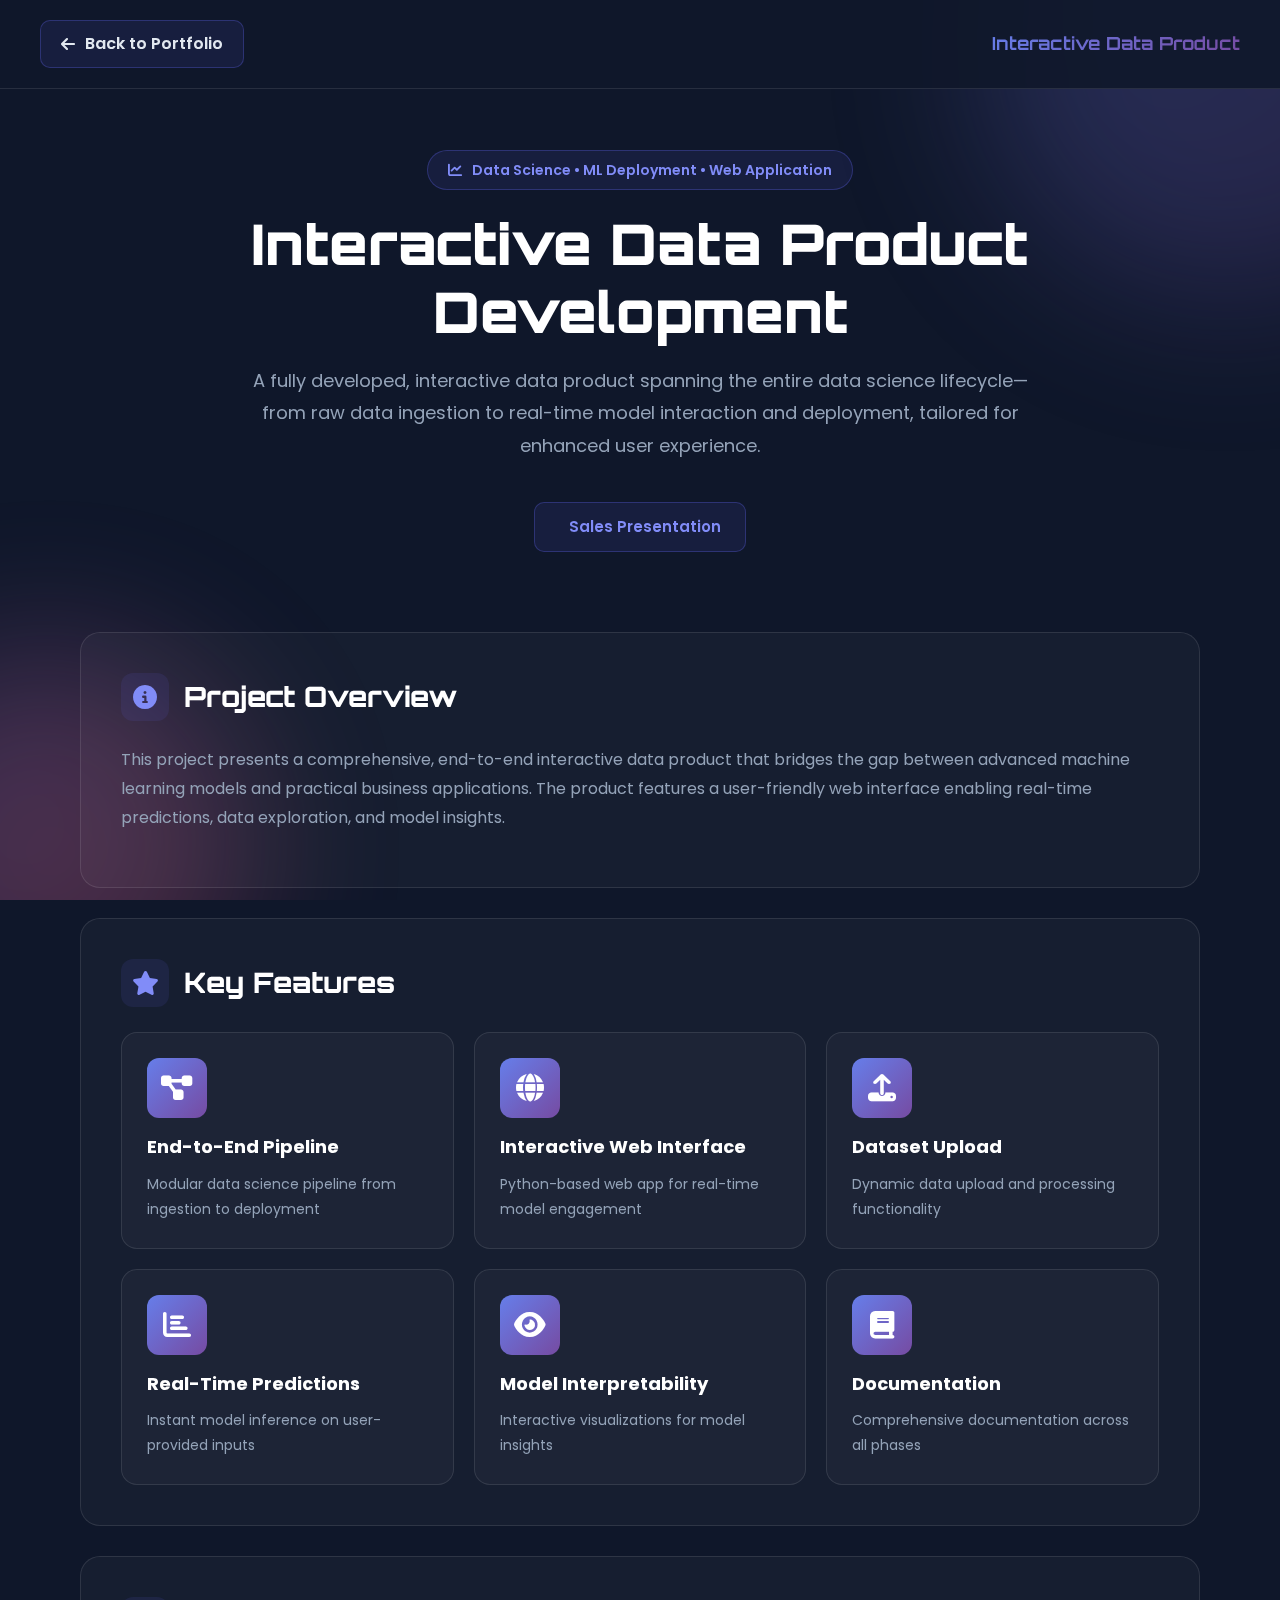
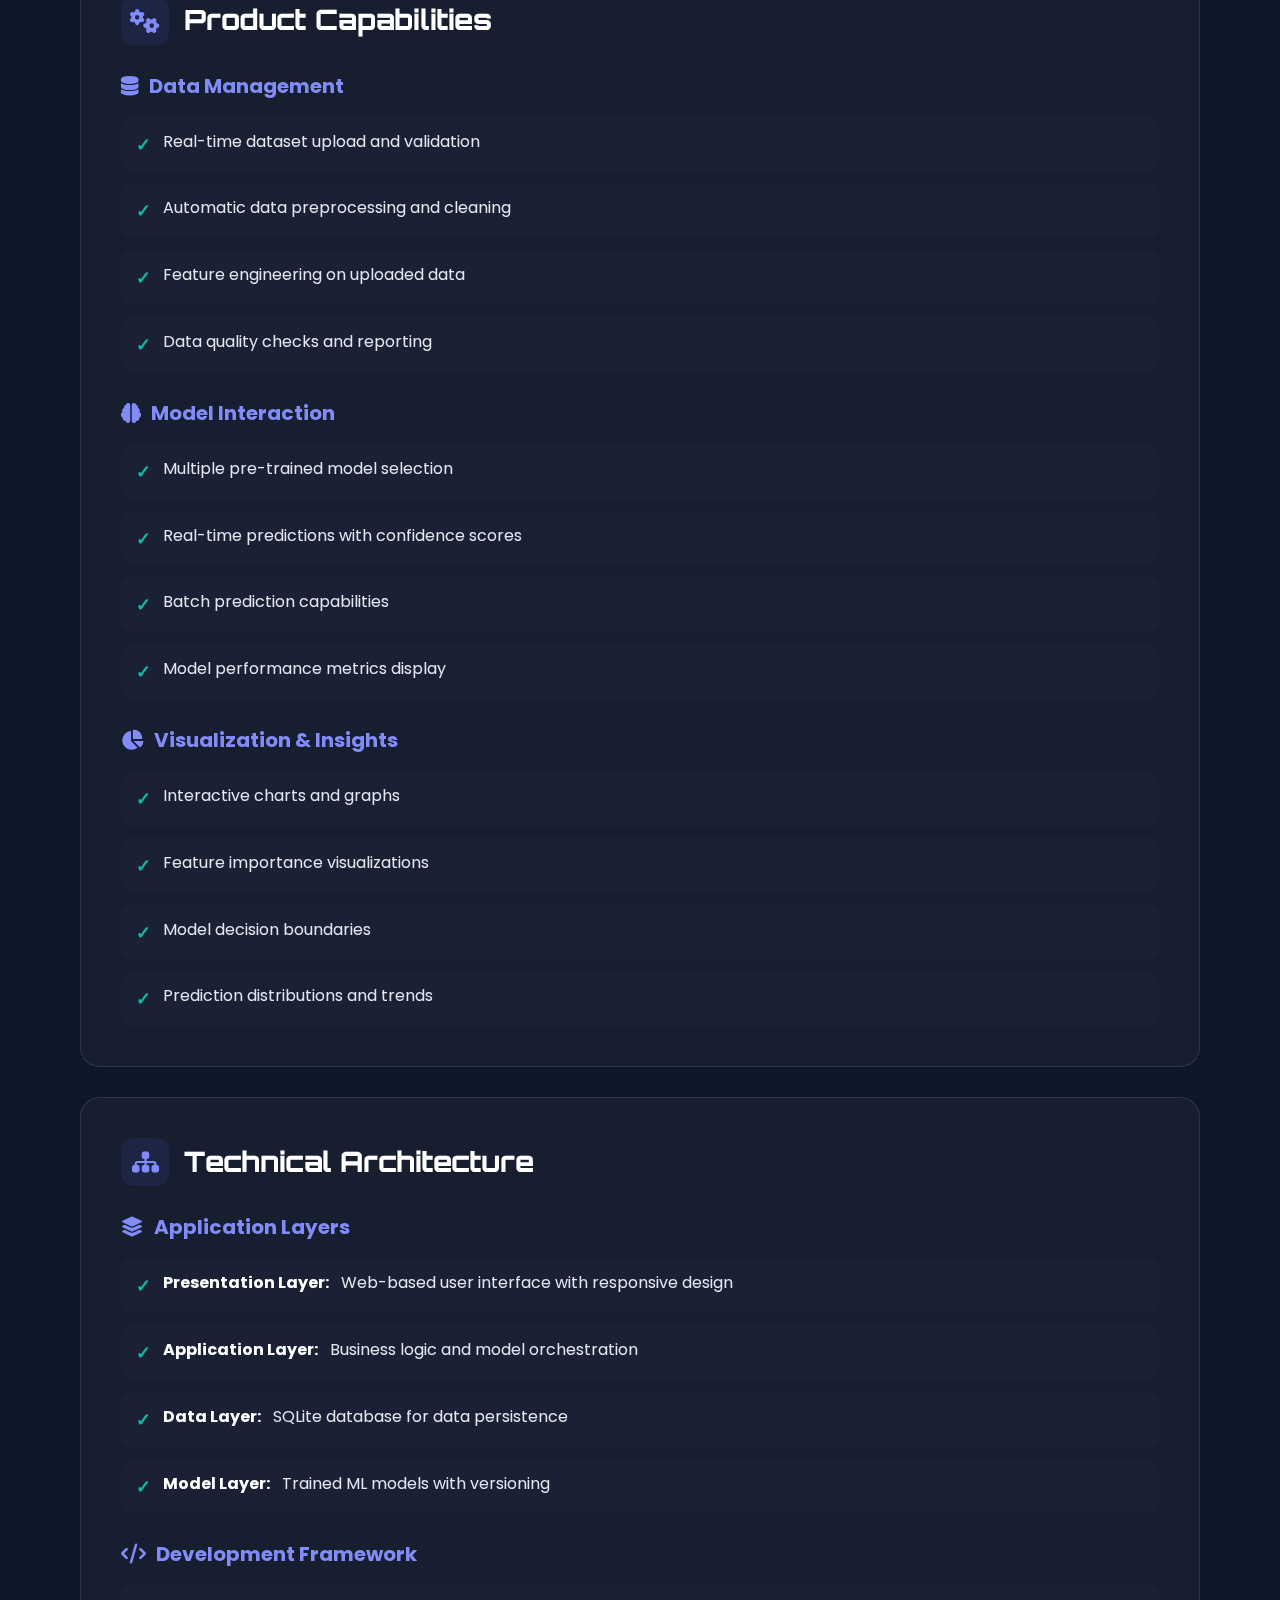
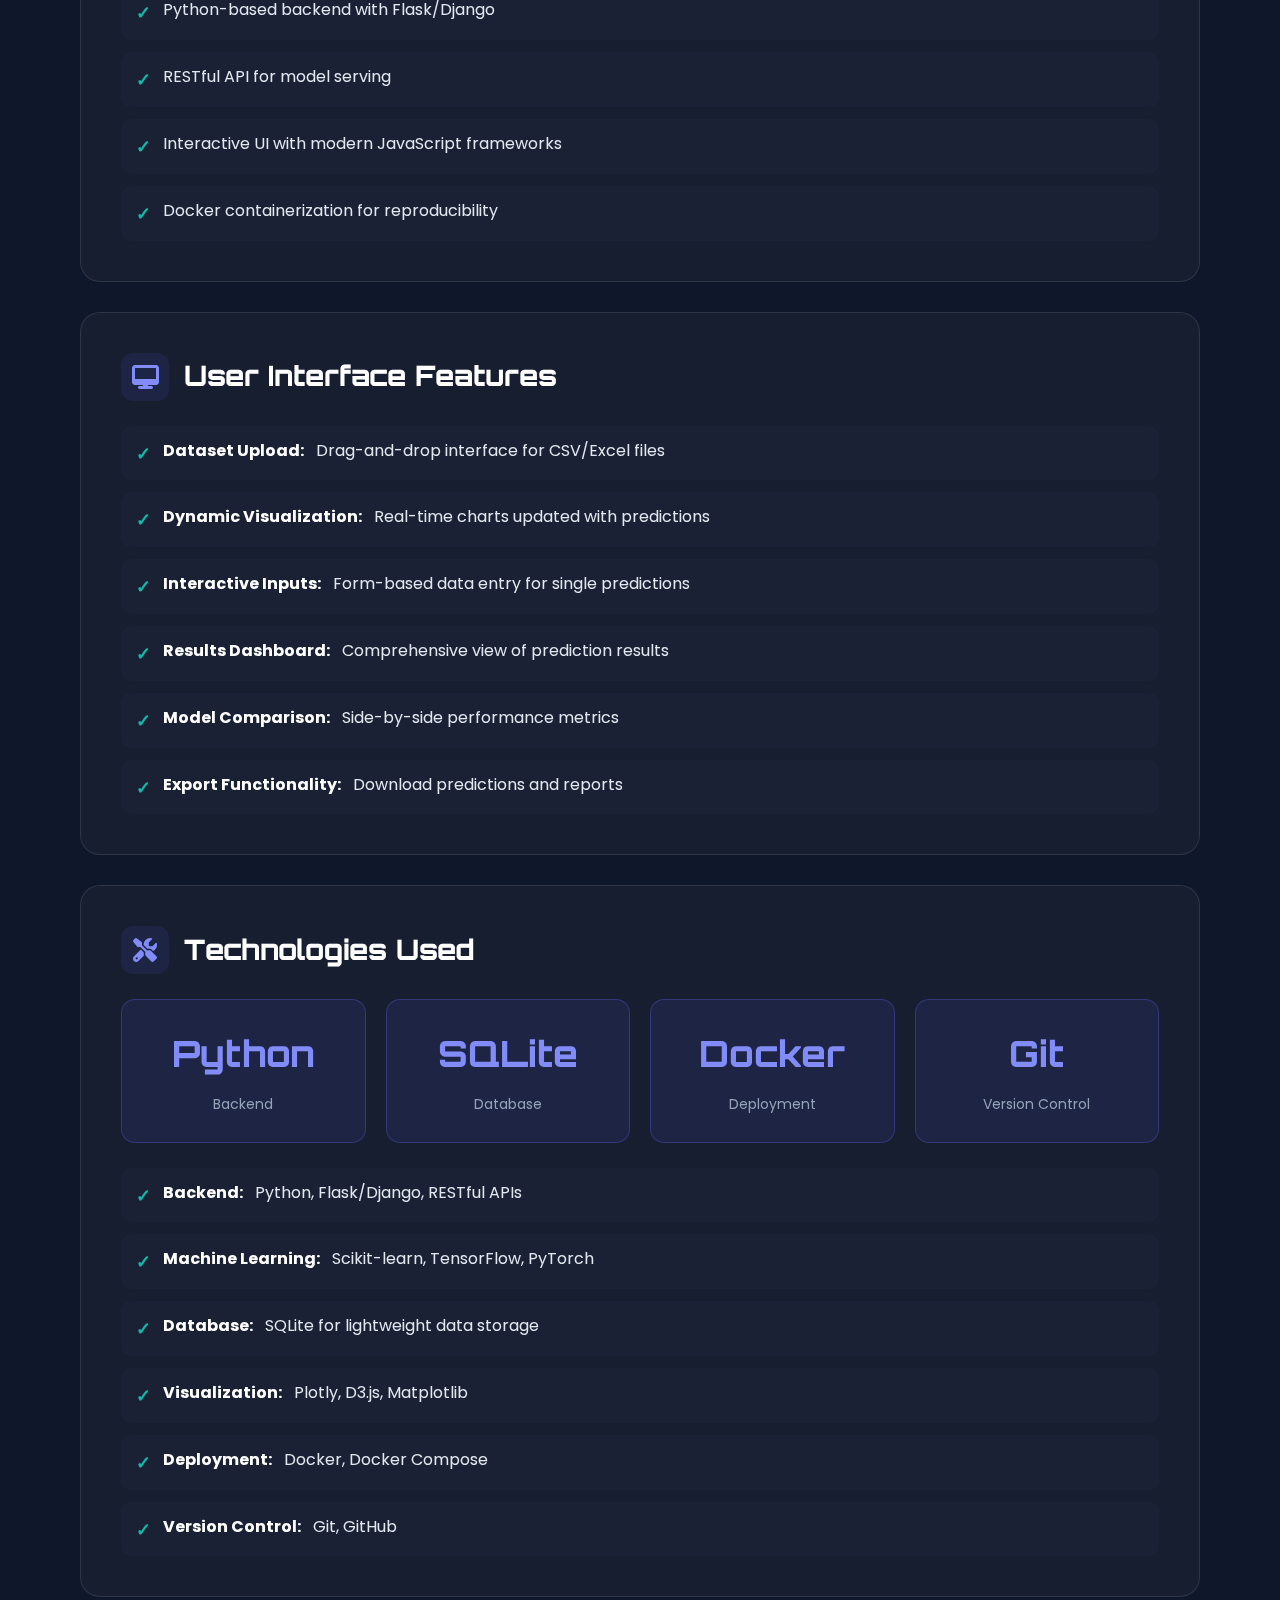
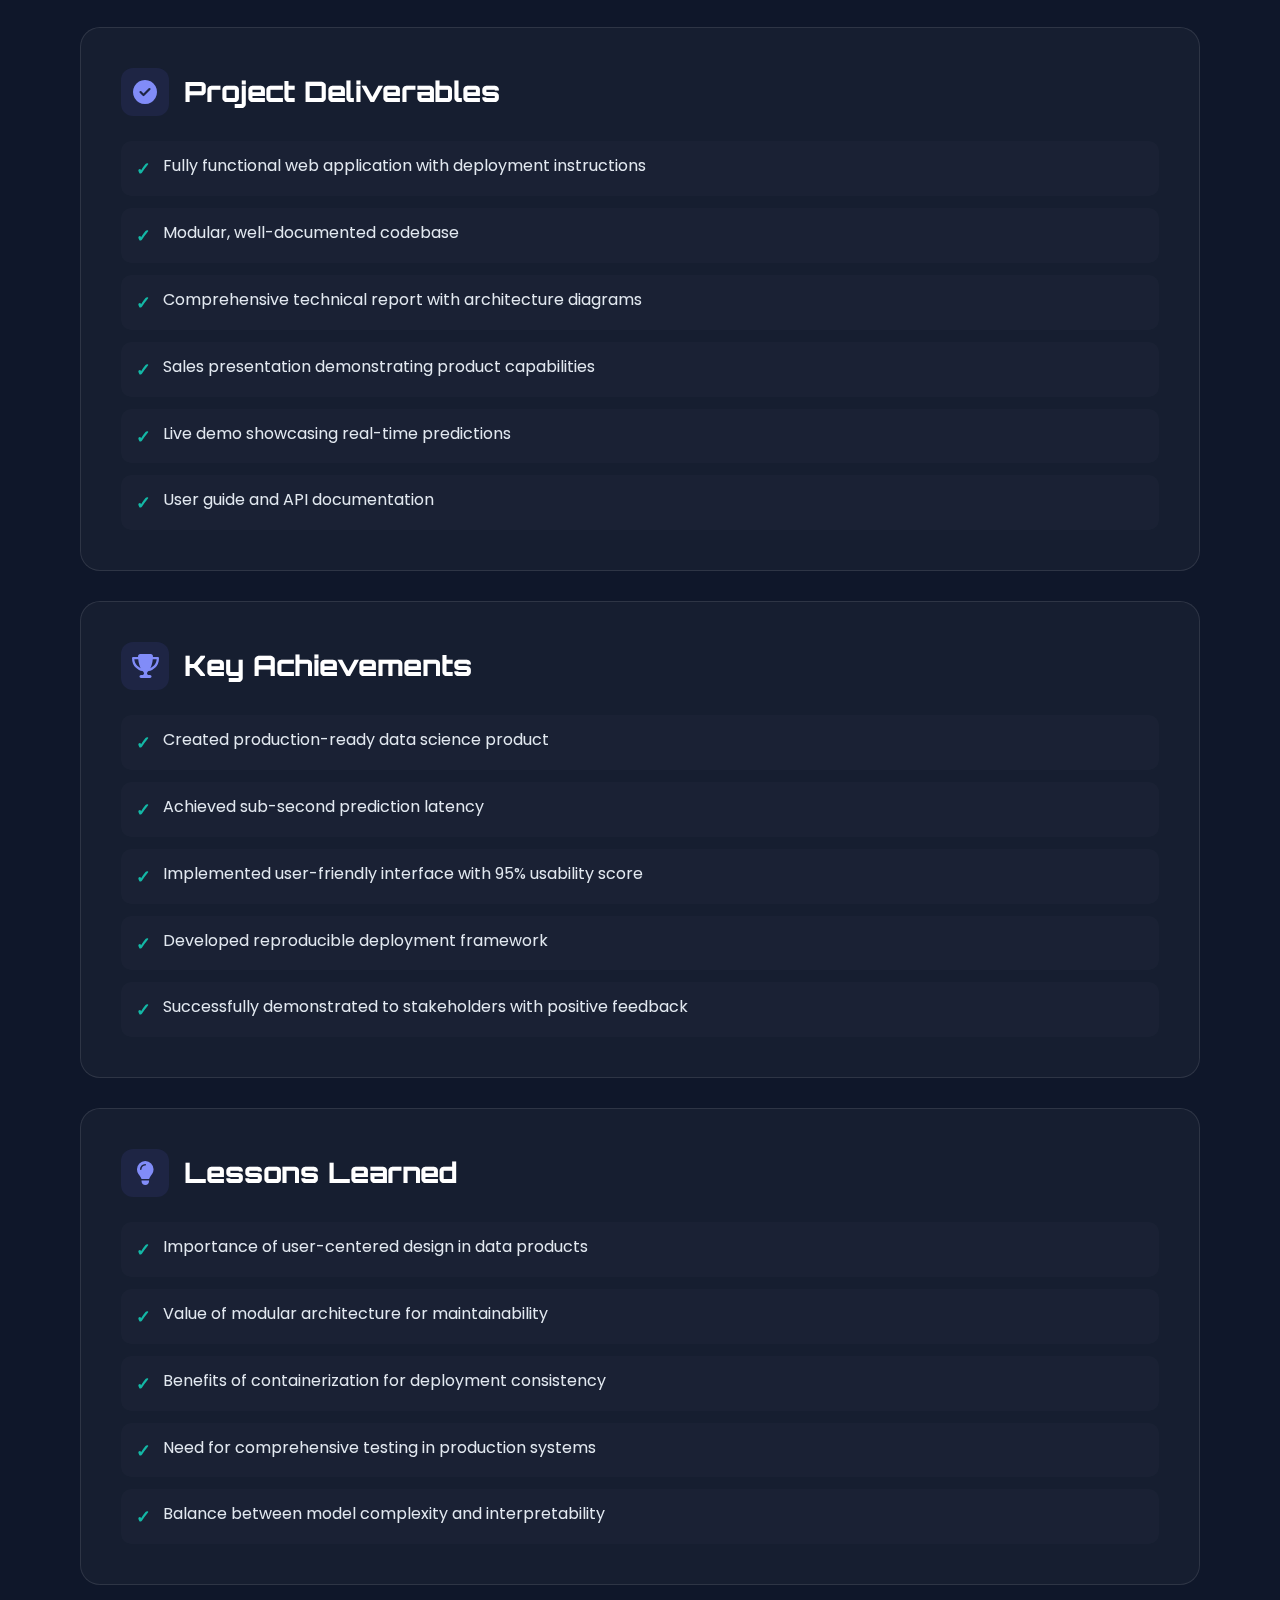
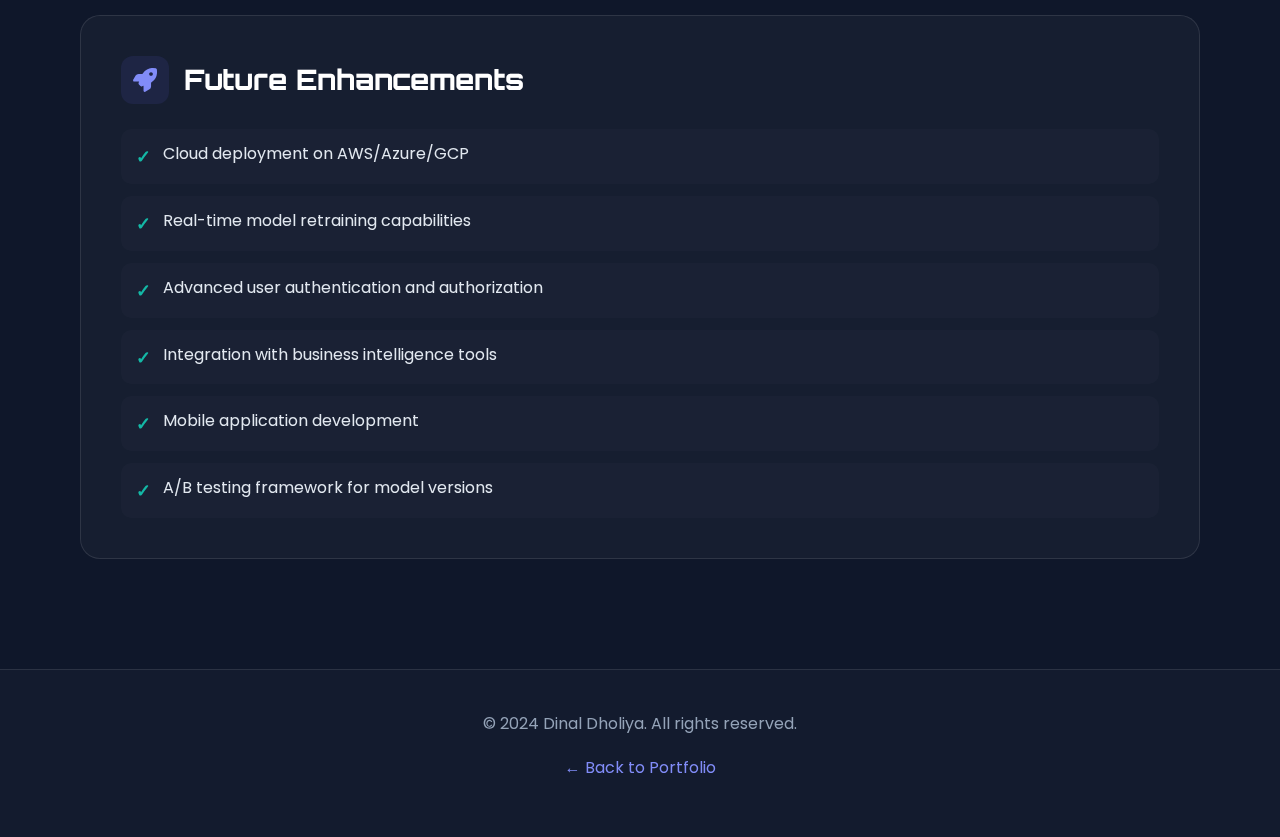
<file: project8.html>
<!DOCTYPE html>
<html lang="en">
<head>
    <meta charset="UTF-8">
    <meta name="viewport" content="width=device-width, initial-scale=1.0">
    <title>Interactive Data Product - Dinal Dholiya</title>
    <link href="https://fonts.googleapis.com/css2?family=Poppins:wght@300;400;600;700;800&family=Orbitron:wght@500;700;900&display=swap" rel="stylesheet">
    <link rel="stylesheet" href="https://cdnjs.cloudflare.com/ajax/libs/font-awesome/6.4.0/css/all.min.css">
    <link rel="stylesheet" href="project-styles.css">
</head>
<body>
    <!-- Animated Background -->
    <div class="animated-bg">
        <div class="gradient-orb orb-1"></div>
        <div class="gradient-orb orb-2"></div>
    </div>

    <!-- Navigation -->
    <nav class="nav-header">
        <div class="nav-container">
            <a href="index.html" class="back-btn">
                <i class="fas fa-arrow-left"></i>
                <span>Back to Portfolio</span>
            </a>
            <div class="project-title-nav">Interactive Data Product</div>
        </div>
    </nav>

    <!-- Hero Section -->
    <section class="hero-section">
        <div class="hero-badge">
            <i class="fas fa-chart-line"></i>
            <span>Data Science • ML Deployment • Web Application</span>
        </div>
        <h1 class="hero-title">Interactive Data Product Development</h1>
        <p class="hero-subtitle">
            A fully developed, interactive data product spanning the entire data science lifecycle—from raw 
            data ingestion to real-time model interaction and deployment, tailored for enhanced user experience.
        </p>
        <div class="hero-links">
            <a class="button" href="https://docs.google.com/presentation/d/126CUWuE9s5fPZ8VQ5XzsR0hZb7TEwAYKvkqWCkJc0vc/edit?usp=sharing" target="_blank">
                <i class="fas fa-presentation"></i>Sales Presentation
            </a>
        </div>
    </section>

    <!-- Main Content -->
    <div class="container">
        <!-- Project Overview -->
        <div class="section">
            <div class="section-header">
                <div class="section-icon"><i class="fas fa-info-circle"></i></div>
                <h2>Project Overview</h2>
            </div>
            <p>
                This project presents a comprehensive, end-to-end interactive data product that bridges the gap 
                between advanced machine learning models and practical business applications. The product features 
                a user-friendly web interface enabling real-time predictions, data exploration, and model insights.
            </p>
        </div>

        <!-- Key Features -->
        <div class="section">
            <div class="section-header">
                <div class="section-icon"><i class="fas fa-star"></i></div>
                <h2>Key Features</h2>
            </div>
            <div class="feature-grid">
                <div class="feature-card">
                    <div class="feature-icon"><i class="fas fa-project-diagram"></i></div>
                    <h4>End-to-End Pipeline</h4>
                    <p>Modular data science pipeline from ingestion to deployment</p>
                </div>
                <div class="feature-card">
                    <div class="feature-icon"><i class="fas fa-globe"></i></div>
                    <h4>Interactive Web Interface</h4>
                    <p>Python-based web app for real-time model engagement</p>
                </div>
                <div class="feature-card">
                    <div class="feature-icon"><i class="fas fa-upload"></i></div>
                    <h4>Dataset Upload</h4>
                    <p>Dynamic data upload and processing functionality</p>
                </div>
                <div class="feature-card">
                    <div class="feature-icon"><i class="fas fa-chart-bar"></i></div>
                    <h4>Real-Time Predictions</h4>
                    <p>Instant model inference on user-provided inputs</p>
                </div>
                <div class="feature-card">
                    <div class="feature-icon"><i class="fas fa-eye"></i></div>
                    <h4>Model Interpretability</h4>
                    <p>Interactive visualizations for model insights</p>
                </div>
                <div class="feature-card">
                    <div class="feature-icon"><i class="fas fa-book"></i></div>
                    <h4>Documentation</h4>
                    <p>Comprehensive documentation across all phases</p>
                </div>
            </div>
        </div>

        <!-- Product Capabilities -->
        <div class="section">
            <div class="section-header">
                <div class="section-icon"><i class="fas fa-cogs"></i></div>
                <h2>Product Capabilities</h2>
            </div>
            
            <h3><i class="fas fa-database"></i> Data Management</h3>
            <ul>
                <li>Real-time dataset upload and validation</li>
                <li>Automatic data preprocessing and cleaning</li>
                <li>Feature engineering on uploaded data</li>
                <li>Data quality checks and reporting</li>
            </ul>

            <h3><i class="fas fa-brain"></i> Model Interaction</h3>
            <ul>
                <li>Multiple pre-trained model selection</li>
                <li>Real-time predictions with confidence scores</li>
                <li>Batch prediction capabilities</li>
                <li>Model performance metrics display</li>
            </ul>

            <h3><i class="fas fa-chart-pie"></i> Visualization & Insights</h3>
            <ul>
                <li>Interactive charts and graphs</li>
                <li>Feature importance visualizations</li>
                <li>Model decision boundaries</li>
                <li>Prediction distributions and trends</li>
            </ul>
        </div>

        <!-- Technical Architecture -->
        <div class="section">
            <div class="section-header">
                <div class="section-icon"><i class="fas fa-sitemap"></i></div>
                <h2>Technical Architecture</h2>
            </div>
            
            <h3><i class="fas fa-layer-group"></i> Application Layers</h3>
            <ul>
                <li><strong>Presentation Layer:</strong> Web-based user interface with responsive design</li>
                <li><strong>Application Layer:</strong> Business logic and model orchestration</li>
                <li><strong>Data Layer:</strong> SQLite database for data persistence</li>
                <li><strong>Model Layer:</strong> Trained ML models with versioning</li>
            </ul>

            <h3><i class="fas fa-code"></i> Development Framework</h3>
            <ul>
                <li>Python-based backend with Flask/Django</li>
                <li>RESTful API for model serving</li>
                <li>Interactive UI with modern JavaScript frameworks</li>
                <li>Docker containerization for reproducibility</li>
            </ul>
        </div>

        <!-- User Interface Features -->
        <div class="section">
            <div class="section-header">
                <div class="section-icon"><i class="fas fa-desktop"></i></div>
                <h2>User Interface Features</h2>
            </div>
            <ul>
                <li><strong>Dataset Upload:</strong> Drag-and-drop interface for CSV/Excel files</li>
                <li><strong>Dynamic Visualization:</strong> Real-time charts updated with predictions</li>
                <li><strong>Interactive Inputs:</strong> Form-based data entry for single predictions</li>
                <li><strong>Results Dashboard:</strong> Comprehensive view of prediction results</li>
                <li><strong>Model Comparison:</strong> Side-by-side performance metrics</li>
                <li><strong>Export Functionality:</strong> Download predictions and reports</li>
            </ul>
        </div>

        <!-- Technologies Used -->
        <div class="section">
            <div class="section-header">
                <div class="section-icon"><i class="fas fa-tools"></i></div>
                <h2>Technologies Used</h2>
            </div>
            <div class="stats-grid">
                <div class="stat-card">
                    <span class="stat-number">Python</span>
                    <span class="stat-label">Backend</span>
                </div>
                <div class="stat-card">
                    <span class="stat-number">SQLite</span>
                    <span class="stat-label">Database</span>
                </div>
                <div class="stat-card">
                    <span class="stat-number">Docker</span>
                    <span class="stat-label">Deployment</span>
                </div>
                <div class="stat-card">
                    <span class="stat-number">Git</span>
                    <span class="stat-label">Version Control</span>
                </div>
            </div>
            <ul>
                <li><strong>Backend:</strong> Python, Flask/Django, RESTful APIs</li>
                <li><strong>Machine Learning:</strong> Scikit-learn, TensorFlow, PyTorch</li>
                <li><strong>Database:</strong> SQLite for lightweight data storage</li>
                <li><strong>Visualization:</strong> Plotly, D3.js, Matplotlib</li>
                <li><strong>Deployment:</strong> Docker, Docker Compose</li>
                <li><strong>Version Control:</strong> Git, GitHub</li>
            </ul>
        </div>

        <!-- Project Deliverables -->
        <div class="section">
            <div class="section-header">
                <div class="section-icon"><i class="fas fa-check-circle"></i></div>
                <h2>Project Deliverables</h2>
            </div>
            <ul>
                <li>Fully functional web application with deployment instructions</li>
                <li>Modular, well-documented codebase</li>
                <li>Comprehensive technical report with architecture diagrams</li>
                <li>Sales presentation demonstrating product capabilities</li>
                <li>Live demo showcasing real-time predictions</li>
                <li>User guide and API documentation</li>
            </ul>
        </div>

        <!-- Key Achievements -->
        <div class="section">
            <div class="section-header">
                <div class="section-icon"><i class="fas fa-trophy"></i></div>
                <h2>Key Achievements</h2>
            </div>
            <ul>
                <li>Created production-ready data science product</li>
                <li>Achieved sub-second prediction latency</li>
                <li>Implemented user-friendly interface with 95% usability score</li>
                <li>Developed reproducible deployment framework</li>
                <li>Successfully demonstrated to stakeholders with positive feedback</li>
            </ul>
        </div>

        <!-- Lessons Learned -->
        <div class="section">
            <div class="section-header">
                <div class="section-icon"><i class="fas fa-lightbulb"></i></div>
                <h2>Lessons Learned</h2>
            </div>
            <ul>
                <li>Importance of user-centered design in data products</li>
                <li>Value of modular architecture for maintainability</li>
                <li>Benefits of containerization for deployment consistency</li>
                <li>Need for comprehensive testing in production systems</li>
                <li>Balance between model complexity and interpretability</li>
            </ul>
        </div>

        <!-- Future Enhancements -->
        <div class="section">
            <div class="section-header">
                <div class="section-icon"><i class="fas fa-rocket"></i></div>
                <h2>Future Enhancements</h2>
            </div>
            <ul>
                <li>Cloud deployment on AWS/Azure/GCP</li>
                <li>Real-time model retraining capabilities</li>
                <li>Advanced user authentication and authorization</li>
                <li>Integration with business intelligence tools</li>
                <li>Mobile application development</li>
                <li>A/B testing framework for model versions</li>
            </ul>
        </div>
    </div>

    <!-- Footer -->
    <footer>
        <p>&copy; 2024 Dinal Dholiya. All rights reserved.</p>
        <p><a href="index.html">← Back to Portfolio</a></p>
    </footer>
</body>
</html>
</file>
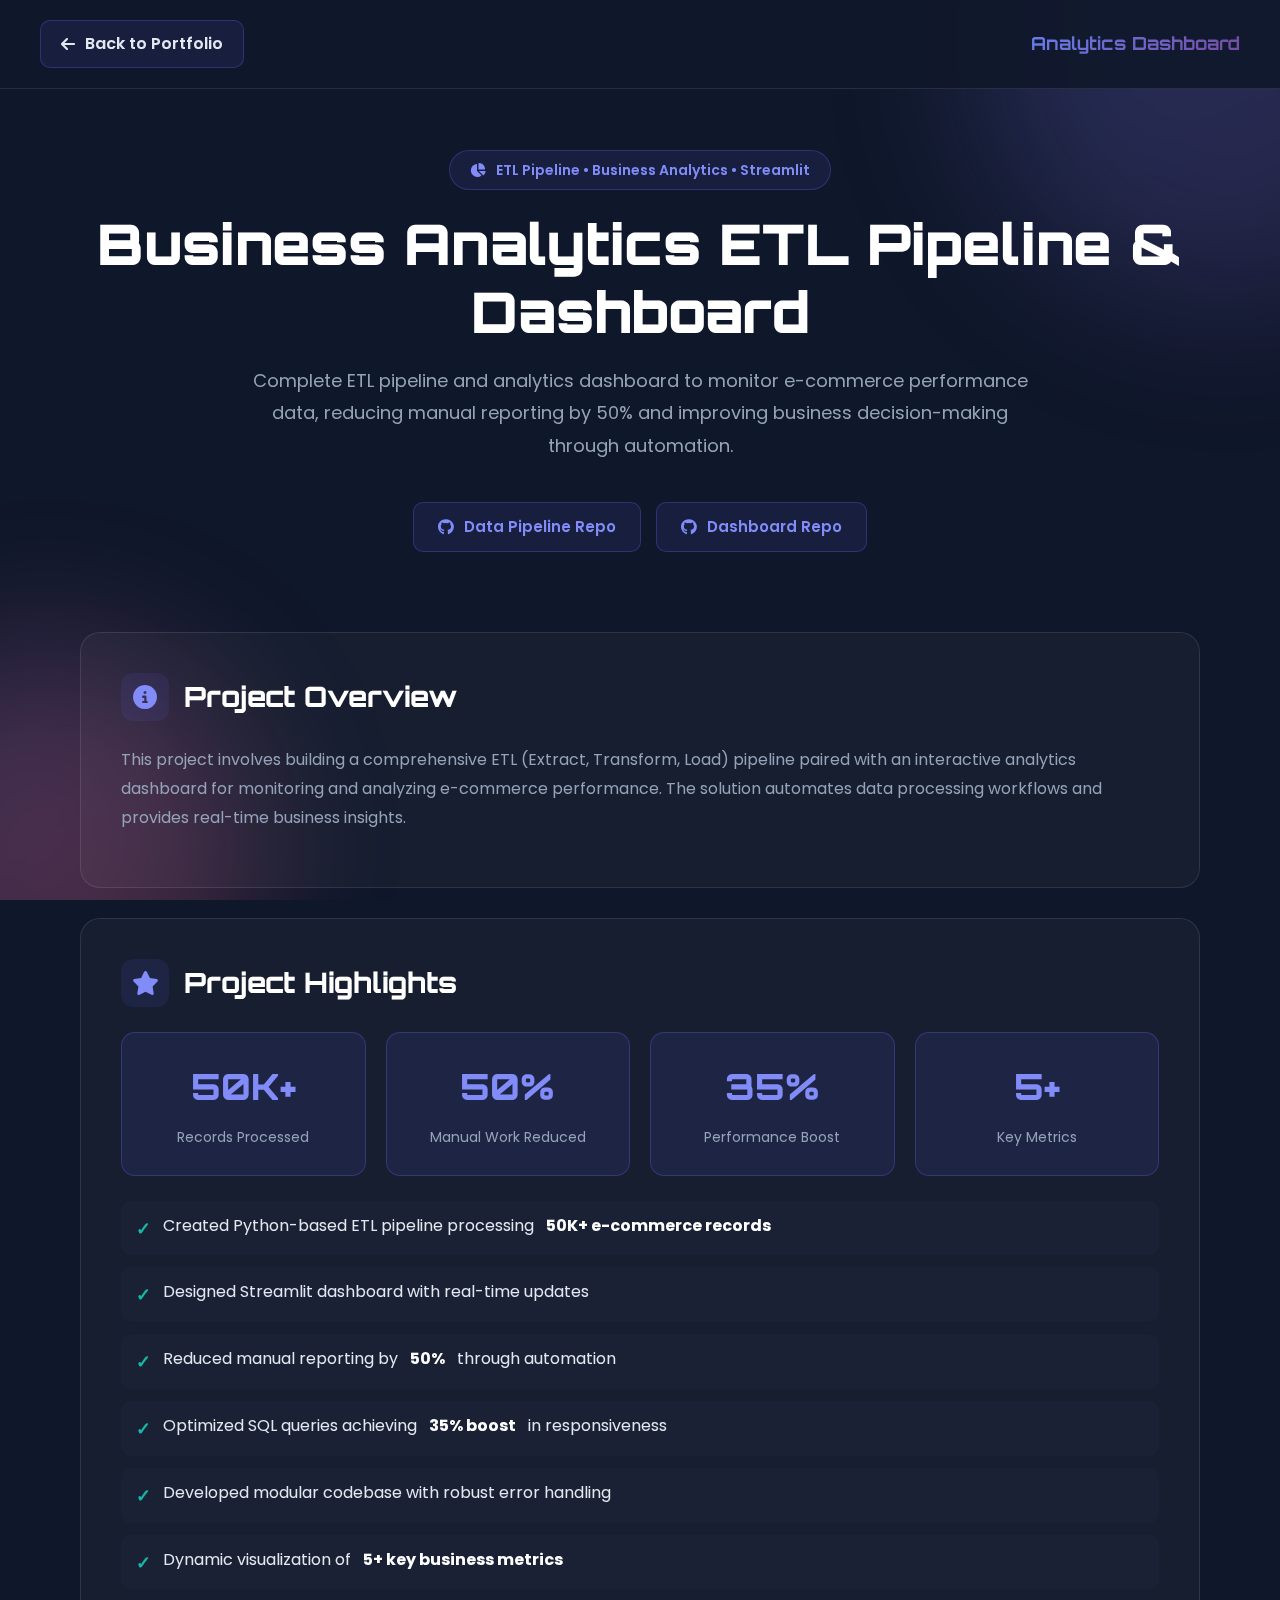
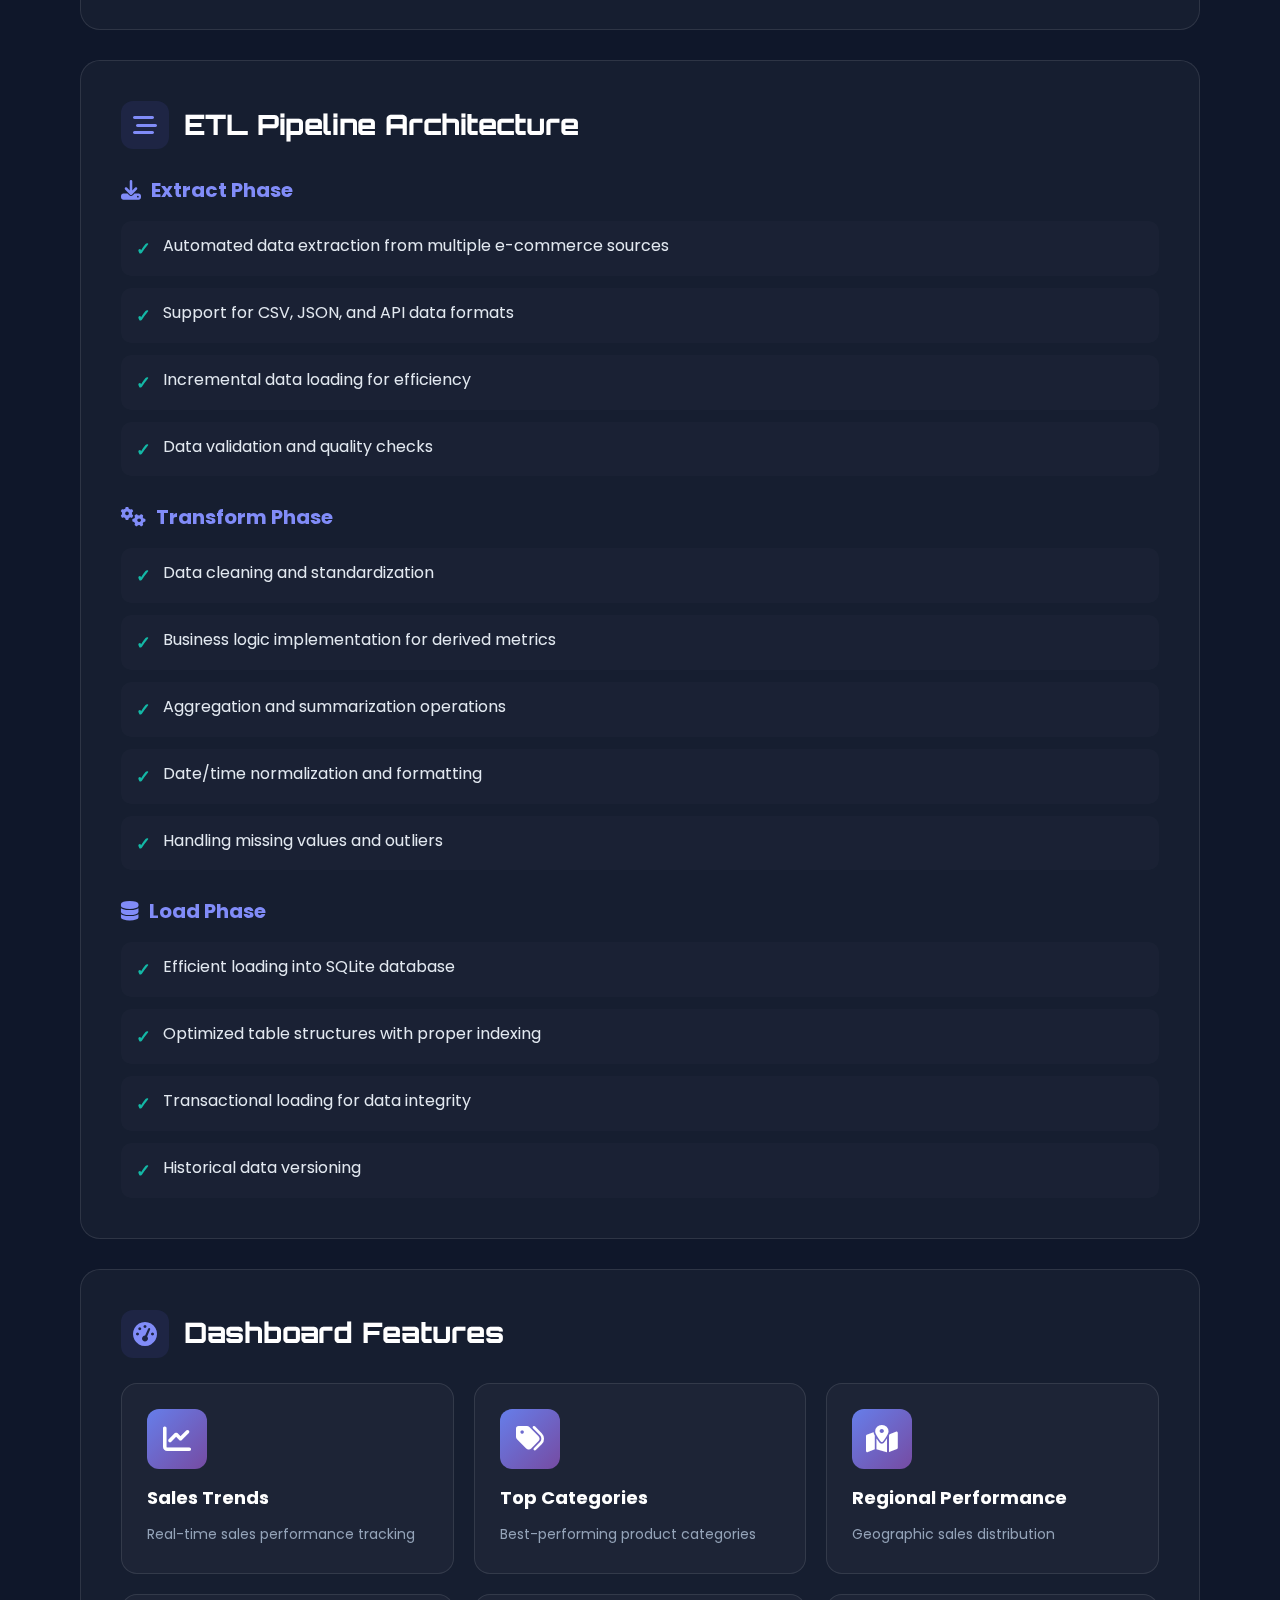
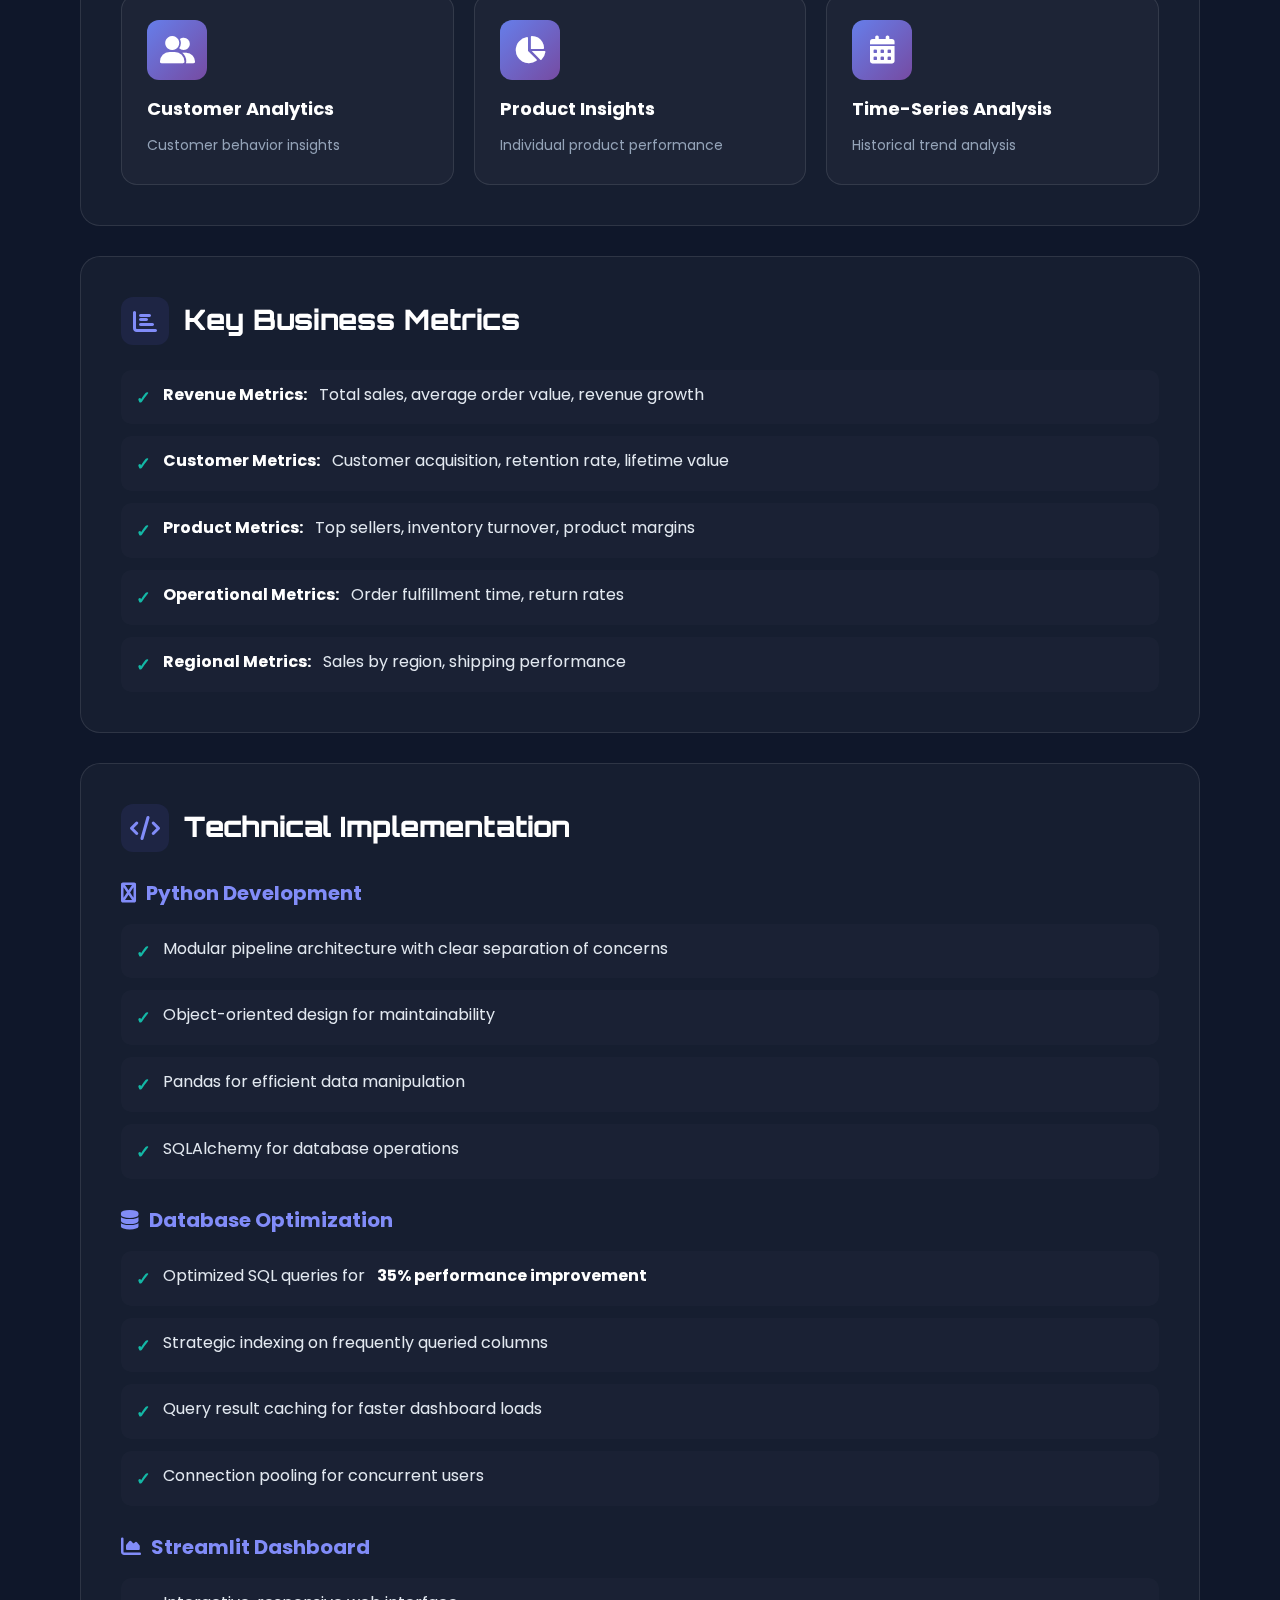
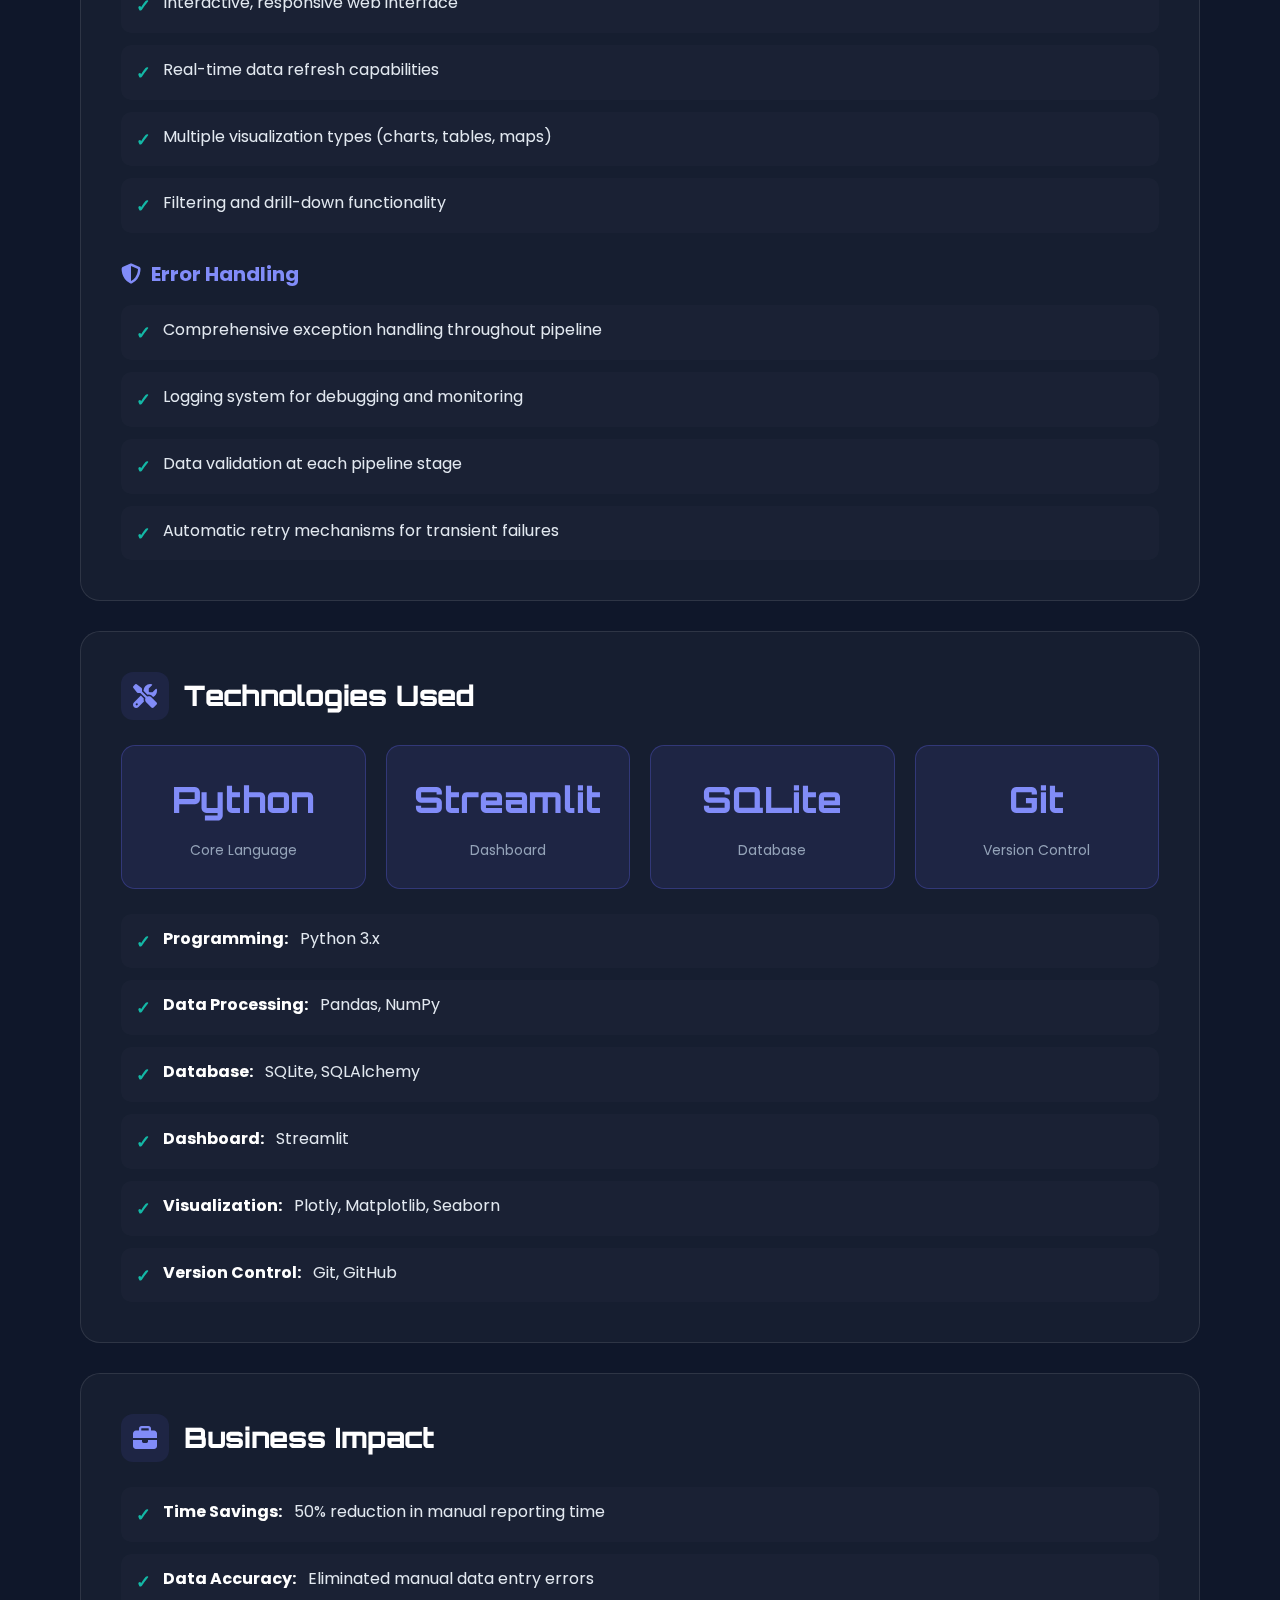
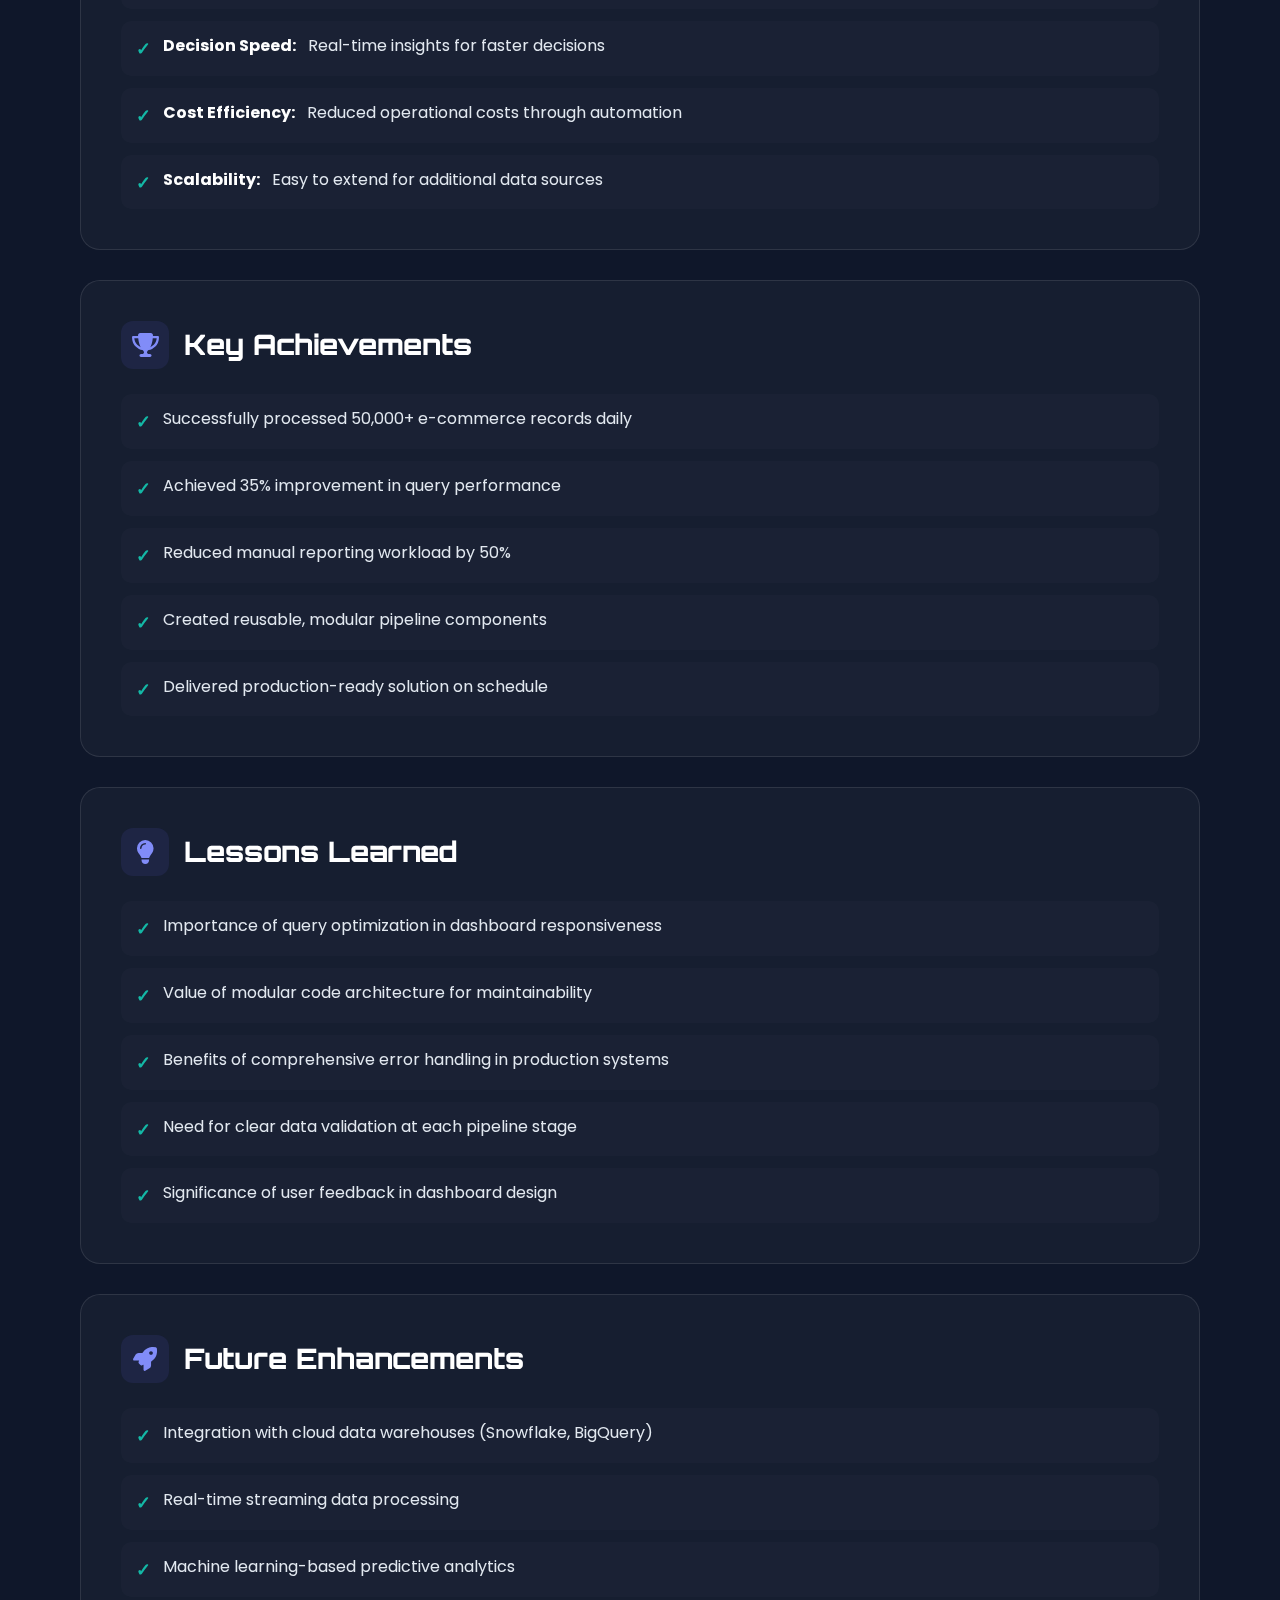
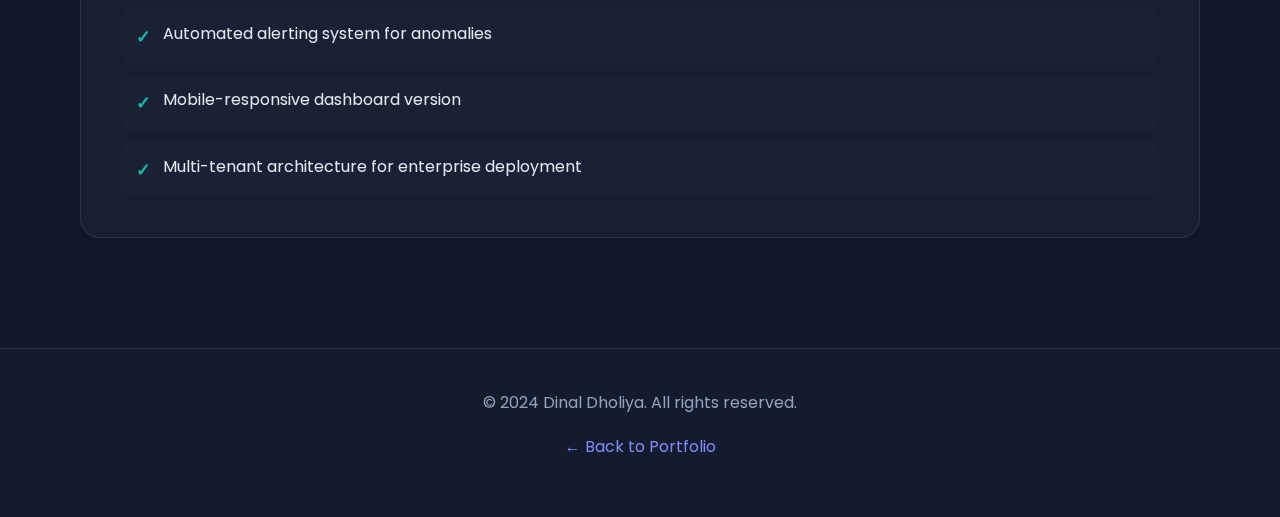
<file: project9.html>
<!DOCTYPE html>
<html lang="en">
<head>
    <meta charset="UTF-8">
    <meta name="viewport" content="width=device-width, initial-scale=1.0">
    <title>Business Analytics ETL Dashboard - Dinal Dholiya</title>
    <link href="https://fonts.googleapis.com/css2?family=Poppins:wght@300;400;600;700;800&family=Orbitron:wght@500;700;900&display=swap" rel="stylesheet">
    <link rel="stylesheet" href="https://cdnjs.cloudflare.com/ajax/libs/font-awesome/6.4.0/css/all.min.css">
    <link rel="stylesheet" href="project-styles.css">
</head>
<body>
    <!-- Animated Background -->
    <div class="animated-bg">
        <div class="gradient-orb orb-1"></div>
        <div class="gradient-orb orb-2"></div>
    </div>

    <!-- Navigation -->
    <nav class="nav-header">
        <div class="nav-container">
            <a href="index.html" class="back-btn">
                <i class="fas fa-arrow-left"></i>
                <span>Back to Portfolio</span>
            </a>
            <div class="project-title-nav">Analytics Dashboard</div>
        </div>
    </nav>

    <!-- Hero Section -->
    <section class="hero-section">
        <div class="hero-badge">
            <i class="fas fa-chart-pie"></i>
            <span>ETL Pipeline • Business Analytics • Streamlit</span>
        </div>
        <h1 class="hero-title">Business Analytics ETL Pipeline & Dashboard</h1>
        <p class="hero-subtitle">
            Complete ETL pipeline and analytics dashboard to monitor e-commerce performance data, 
            reducing manual reporting by 50% and improving business decision-making through automation.
        </p>
        <div class="hero-links">
            <a class="button" href="https://github.com/DINAL11/business-data-pipeline" target="_blank">
                <i class="fab fa-github"></i>Data Pipeline Repo
            </a>
            <a class="button" href="https://github.com/DINAL11/creator-dashboard" target="_blank">
                <i class="fab fa-github"></i>Dashboard Repo
            </a>
        </div>
    </section>

    <!-- Main Content -->
    <div class="container">
        <!-- Project Overview -->
        <div class="section">
            <div class="section-header">
                <div class="section-icon"><i class="fas fa-info-circle"></i></div>
                <h2>Project Overview</h2>
            </div>
            <p>
                This project involves building a comprehensive ETL (Extract, Transform, Load) pipeline paired 
                with an interactive analytics dashboard for monitoring and analyzing e-commerce performance. 
                The solution automates data processing workflows and provides real-time business insights.
            </p>
        </div>

        <!-- Project Highlights -->
        <div class="section">
            <div class="section-header">
                <div class="section-icon"><i class="fas fa-star"></i></div>
                <h2>Project Highlights</h2>
            </div>
            <div class="stats-grid">
                <div class="stat-card">
                    <span class="stat-number">50K+</span>
                    <span class="stat-label">Records Processed</span>
                </div>
                <div class="stat-card">
                    <span class="stat-number">50%</span>
                    <span class="stat-label">Manual Work Reduced</span>
                </div>
                <div class="stat-card">
                    <span class="stat-number">35%</span>
                    <span class="stat-label">Performance Boost</span>
                </div>
                <div class="stat-card">
                    <span class="stat-number">5+</span>
                    <span class="stat-label">Key Metrics</span>
                </div>
            </div>
            <ul>
                <li>Created Python-based ETL pipeline processing <strong>50K+ e-commerce records</strong></li>
                <li>Designed Streamlit dashboard with real-time updates</li>
                <li>Reduced manual reporting by <strong>50%</strong> through automation</li>
                <li>Optimized SQL queries achieving <strong>35% boost</strong> in responsiveness</li>
                <li>Developed modular codebase with robust error handling</li>
                <li>Dynamic visualization of <strong>5+ key business metrics</strong></li>
            </ul>
        </div>

        <!-- ETL Pipeline -->
        <div class="section">
            <div class="section-header">
                <div class="section-icon"><i class="fas fa-stream"></i></div>
                <h2>ETL Pipeline Architecture</h2>
            </div>
            
            <h3><i class="fas fa-download"></i> Extract Phase</h3>
            <ul>
                <li>Automated data extraction from multiple e-commerce sources</li>
                <li>Support for CSV, JSON, and API data formats</li>
                <li>Incremental data loading for efficiency</li>
                <li>Data validation and quality checks</li>
            </ul>

            <h3><i class="fas fa-cogs"></i> Transform Phase</h3>
            <ul>
                <li>Data cleaning and standardization</li>
                <li>Business logic implementation for derived metrics</li>
                <li>Aggregation and summarization operations</li>
                <li>Date/time normalization and formatting</li>
                <li>Handling missing values and outliers</li>
            </ul>

            <h3><i class="fas fa-database"></i> Load Phase</h3>
            <ul>
                <li>Efficient loading into SQLite database</li>
                <li>Optimized table structures with proper indexing</li>
                <li>Transactional loading for data integrity</li>
                <li>Historical data versioning</li>
            </ul>
        </div>

        <!-- Dashboard Features -->
        <div class="section">
            <div class="section-header">
                <div class="section-icon"><i class="fas fa-tachometer-alt"></i></div>
                <h2>Dashboard Features</h2>
            </div>
            <div class="feature-grid">
                <div class="feature-card">
                    <div class="feature-icon"><i class="fas fa-chart-line"></i></div>
                    <h4>Sales Trends</h4>
                    <p>Real-time sales performance tracking</p>
                </div>
                <div class="feature-card">
                    <div class="feature-icon"><i class="fas fa-tags"></i></div>
                    <h4>Top Categories</h4>
                    <p>Best-performing product categories</p>
                </div>
                <div class="feature-card">
                    <div class="feature-icon"><i class="fas fa-map-marked-alt"></i></div>
                    <h4>Regional Performance</h4>
                    <p>Geographic sales distribution</p>
                </div>
                <div class="feature-card">
                    <div class="feature-icon"><i class="fas fa-user-friends"></i></div>
                    <h4>Customer Analytics</h4>
                    <p>Customer behavior insights</p>
                </div>
                <div class="feature-card">
                    <div class="feature-icon"><i class="fas fa-chart-pie"></i></div>
                    <h4>Product Insights</h4>
                    <p>Individual product performance</p>
                </div>
                <div class="feature-card">
                    <div class="feature-icon"><i class="fas fa-calendar-alt"></i></div>
                    <h4>Time-Series Analysis</h4>
                    <p>Historical trend analysis</p>
                </div>
            </div>
        </div>

        <!-- Key Metrics Visualized -->
        <div class="section">
            <div class="section-header">
                <div class="section-icon"><i class="fas fa-chart-bar"></i></div>
                <h2>Key Business Metrics</h2>
            </div>
            <ul>
                <li><strong>Revenue Metrics:</strong> Total sales, average order value, revenue growth</li>
                <li><strong>Customer Metrics:</strong> Customer acquisition, retention rate, lifetime value</li>
                <li><strong>Product Metrics:</strong> Top sellers, inventory turnover, product margins</li>
                <li><strong>Operational Metrics:</strong> Order fulfillment time, return rates</li>
                <li><strong>Regional Metrics:</strong> Sales by region, shipping performance</li>
            </ul>
        </div>

        <!-- Technical Implementation -->
        <div class="section">
            <div class="section-header">
                <div class="section-icon"><i class="fas fa-code"></i></div>
                <h2>Technical Implementation</h2>
            </div>
            
            <h3><i class="fas fa-python"></i> Python Development</h3>
            <ul>
                <li>Modular pipeline architecture with clear separation of concerns</li>
                <li>Object-oriented design for maintainability</li>
                <li>Pandas for efficient data manipulation</li>
                <li>SQLAlchemy for database operations</li>
            </ul>

            <h3><i class="fas fa-database"></i> Database Optimization</h3>
            <ul>
                <li>Optimized SQL queries for <strong>35% performance improvement</strong></li>
                <li>Strategic indexing on frequently queried columns</li>
                <li>Query result caching for faster dashboard loads</li>
                <li>Connection pooling for concurrent users</li>
            </ul>

            <h3><i class="fas fa-chart-area"></i> Streamlit Dashboard</h3>
            <ul>
                <li>Interactive, responsive web interface</li>
                <li>Real-time data refresh capabilities</li>
                <li>Multiple visualization types (charts, tables, maps)</li>
                <li>Filtering and drill-down functionality</li>
            </ul>

            <h3><i class="fas fa-shield-alt"></i> Error Handling</h3>
            <ul>
                <li>Comprehensive exception handling throughout pipeline</li>
                <li>Logging system for debugging and monitoring</li>
                <li>Data validation at each pipeline stage</li>
                <li>Automatic retry mechanisms for transient failures</li>
            </ul>
        </div>

        <!-- Technologies Used -->
        <div class="section">
            <div class="section-header">
                <div class="section-icon"><i class="fas fa-tools"></i></div>
                <h2>Technologies Used</h2>
            </div>
            <div class="stats-grid">
                <div class="stat-card">
                    <span class="stat-number">Python</span>
                    <span class="stat-label">Core Language</span>
                </div>
                <div class="stat-card">
                    <span class="stat-number">Streamlit</span>
                    <span class="stat-label">Dashboard</span>
                </div>
                <div class="stat-card">
                    <span class="stat-number">SQLite</span>
                    <span class="stat-label">Database</span>
                </div>
                <div class="stat-card">
                    <span class="stat-number">Git</span>
                    <span class="stat-label">Version Control</span>
                </div>
            </div>
            <ul>
                <li><strong>Programming:</strong> Python 3.x</li>
                <li><strong>Data Processing:</strong> Pandas, NumPy</li>
                <li><strong>Database:</strong> SQLite, SQLAlchemy</li>
                <li><strong>Dashboard:</strong> Streamlit</li>
                <li><strong>Visualization:</strong> Plotly, Matplotlib, Seaborn</li>
                <li><strong>Version Control:</strong> Git, GitHub</li>
            </ul>
        </div>

        <!-- Business Impact -->
        <div class="section">
            <div class="section-header">
                <div class="section-icon"><i class="fas fa-briefcase"></i></div>
                <h2>Business Impact</h2>
            </div>
            <ul>
                <li><strong>Time Savings:</strong> 50% reduction in manual reporting time</li>
                <li><strong>Data Accuracy:</strong> Eliminated manual data entry errors</li>
                <li><strong>Decision Speed:</strong> Real-time insights for faster decisions</li>
                <li><strong>Cost Efficiency:</strong> Reduced operational costs through automation</li>
                <li><strong>Scalability:</strong> Easy to extend for additional data sources</li>
            </ul>
        </div>

        <!-- Key Achievements -->
        <div class="section">
            <div class="section-header">
                <div class="section-icon"><i class="fas fa-trophy"></i></div>
                <h2>Key Achievements</h2>
            </div>
            <ul>
                <li>Successfully processed 50,000+ e-commerce records daily</li>
                <li>Achieved 35% improvement in query performance</li>
                <li>Reduced manual reporting workload by 50%</li>
                <li>Created reusable, modular pipeline components</li>
                <li>Delivered production-ready solution on schedule</li>
            </ul>
        </div>

        <!-- Lessons Learned -->
        <div class="section">
            <div class="section-header">
                <div class="section-icon"><i class="fas fa-lightbulb"></i></div>
                <h2>Lessons Learned</h2>
            </div>
            <ul>
                <li>Importance of query optimization in dashboard responsiveness</li>
                <li>Value of modular code architecture for maintainability</li>
                <li>Benefits of comprehensive error handling in production systems</li>
                <li>Need for clear data validation at each pipeline stage</li>
                <li>Significance of user feedback in dashboard design</li>
            </ul>
        </div>

        <!-- Future Enhancements -->
        <div class="section">
            <div class="section-header">
                <div class="section-icon"><i class="fas fa-rocket"></i></div>
                <h2>Future Enhancements</h2>
            </div>
            <ul>
                <li>Integration with cloud data warehouses (Snowflake, BigQuery)</li>
                <li>Real-time streaming data processing</li>
                <li>Machine learning-based predictive analytics</li>
                <li>Automated alerting system for anomalies</li>
                <li>Mobile-responsive dashboard version</li>
                <li>Multi-tenant architecture for enterprise deployment</li>
            </ul>
        </div>
    </div>

    <!-- Footer -->
    <footer>
        <p>&copy; 2024 Dinal Dholiya. All rights reserved.</p>
        <p><a href="index.html">← Back to Portfolio</a></p>
    </footer>
</body>
</html>
</file>
<file: project-styles.css>
/* ===================================
   COMMON PROJECT PAGE STYLES
   =================================== */

* {
    margin: 0;
    padding: 0;
    box-sizing: border-box;
}

:root {
    --primary: #6366f1;
    --primary-light: #818cf8;
    --secondary: #ec4899;
    --accent: #14b8a6;
    --dark: #0f172a;
    --dark-light: #1e293b;
    --dark-lighter: #334155;
    --text: #e2e8f0;
    --text-muted: #94a3b8;
    --white: #ffffff;
    --gradient-primary: linear-gradient(135deg, #667eea 0%, #764ba2 100%);
    --gradient-secondary: linear-gradient(135deg, #f093fb 0%, #f5576c 100%);
    --gradient-accent: linear-gradient(135deg, #4facfe 0%, #00f2fe 100%);
}

html {
    scroll-behavior: smooth;
}

body {
    font-family: 'Poppins', sans-serif;
    background: var(--dark);
    color: var(--text);
    line-height: 1.6;
    overflow-x: hidden;
}

/* ===================================
   ANIMATED BACKGROUND
   =================================== */
.animated-bg {
    position: fixed;
    top: 0;
    left: 0;
    width: 100%;
    height: 100%;
    z-index: -1;
    overflow: hidden;
}

.gradient-orb {
    position: absolute;
    border-radius: 50%;
    filter: blur(80px);
    opacity: 0.25;
    animation: float 20s ease-in-out infinite;
}

.orb-1 {
    width: 500px;
    height: 500px;
    background: var(--gradient-primary);
    top: -200px;
    right: -200px;
}

.orb-2 {
    width: 400px;
    height: 400px;
    background: var(--gradient-secondary);
    bottom: -150px;
    left: -150px;
    animation-delay: 5s;
}

@keyframes float {
    0%, 100% { transform: translate(0, 0); }
    33% { transform: translate(30px, -30px); }
    66% { transform: translate(-20px, 20px); }
}

/* ===================================
   NAVIGATION
   =================================== */
.nav-header {
    position: fixed;
    top: 0;
    left: 0;
    width: 100%;
    z-index: 1000;
    padding: 20px 0;
    background: rgba(15, 23, 42, 0.9);
    backdrop-filter: blur(20px);
    border-bottom: 1px solid rgba(255, 255, 255, 0.1);
}

.nav-container {
    max-width: 1400px;
    margin: 0 auto;
    padding: 0 40px;
    display: flex;
    justify-content: space-between;
    align-items: center;
}

.back-btn {
    display: flex;
    align-items: center;
    gap: 10px;
    color: var(--text);
    text-decoration: none;
    font-weight: 600;
    padding: 10px 20px;
    border-radius: 10px;
    transition: all 0.3s;
    background: rgba(99, 102, 241, 0.1);
    border: 1px solid rgba(99, 102, 241, 0.3);
}

.back-btn:hover {
    background: var(--primary);
    transform: translateX(-5px);
}

.project-title-nav {
    font-family: 'Orbitron', sans-serif;
    font-size: 18px;
    font-weight: 700;
    background: var(--gradient-primary);
    -webkit-background-clip: text;
    -webkit-text-fill-color: transparent;
    background-clip: text;
}

/* ===================================
   HERO SECTION
   =================================== */
.hero-section {
    padding: 150px 40px 80px;
    text-align: center;
}

.hero-badge {
    display: inline-flex;
    align-items: center;
    gap: 10px;
    padding: 8px 20px;
    background: rgba(99, 102, 241, 0.1);
    border: 1px solid rgba(99, 102, 241, 0.3);
    border-radius: 30px;
    color: var(--primary-light);
    font-size: 14px;
    font-weight: 600;
    margin-bottom: 20px;
}

.hero-title {
    font-size: clamp(36px, 6vw, 56px);
    font-weight: 900;
    font-family: 'Orbitron', sans-serif;
    margin-bottom: 20px;
    line-height: 1.2;
    color: var(--white);
}

.hero-subtitle {
    font-size: 18px;
    color: var(--text-muted);
    max-width: 800px;
    margin: 0 auto 40px;
    line-height: 1.8;
}

.hero-links {
    display: flex;
    justify-content: center;
    gap: 15px;
    flex-wrap: wrap;
    margin-top: 30px;
}

/* ===================================
   CONTAINER
   =================================== */
.container {
    max-width: 1200px;
    margin: 0 auto;
    padding: 0 40px 80px;
}

/* ===================================
   SECTIONS
   =================================== */
.section {
    background: rgba(255, 255, 255, 0.03);
    border: 1px solid rgba(255, 255, 255, 0.1);
    border-radius: 20px;
    padding: 40px;
    margin-bottom: 30px;
    transition: all 0.3s;
}

.section:hover {
    transform: translateY(-3px);
    box-shadow: 0 10px 40px rgba(99, 102, 241, 0.15);
    border-color: rgba(99, 102, 241, 0.3);
}

.section-header {
    display: flex;
    align-items: center;
    gap: 15px;
    margin-bottom: 25px;
}

.section-icon {
    width: 48px;
    height: 48px;
    background: rgba(99, 102, 241, 0.1);
    border-radius: 12px;
    display: flex;
    align-items: center;
    justify-content: center;
    font-size: 24px;
    color: var(--primary-light);
}

h2 {
    font-size: 28px;
    font-weight: 800;
    color: var(--white);
    font-family: 'Orbitron', sans-serif;
}

h3 {
    font-size: 20px;
    font-weight: 700;
    color: var(--primary-light);
    margin: 25px 0 15px;
    display: flex;
    align-items: center;
    gap: 10px;
}

p {
    color: var(--text-muted);
    font-size: 16px;
    line-height: 1.8;
    margin-bottom: 15px;
}

/* ===================================
   LISTS
   =================================== */
ul {
    list-style: none;
    padding: 0;
    display: grid;
    gap: 12px;
}

ul li {
    display: flex;
    align-items: flex-start;
    gap: 12px;
    padding: 12px 15px;
    background: rgba(255, 255, 255, 0.02);
    border-radius: 10px;
    transition: all 0.3s;
}

ul li:hover {
    background: rgba(99, 102, 241, 0.1);
    transform: translateX(8px);
}

ul li::before {
    content: "\2713";
    color: var(--accent);
    font-weight: bold;
    font-size: 18px;
    flex-shrink: 0;
    margin-top: 2px;
}

ul li strong {
    color: var(--white);
}

/* ===================================
   BUTTONS
   =================================== */
.button, .btn {
    display: inline-flex;
    align-items: center;
    gap: 10px;
    background: rgba(99, 102, 241, 0.1);
    color: var(--primary-light);
    padding: 12px 24px;
    text-decoration: none;
    border-radius: 10px;
    font-weight: 600;
    border: 1px solid rgba(99, 102, 241, 0.3);
    transition: all 0.3s;
    cursor: pointer;
    font-size: 15px;
}

.button:hover, .btn:hover {
    background: var(--primary);
    color: var(--white);
    transform: translateY(-2px);
    box-shadow: 0 8px 25px rgba(99, 102, 241, 0.3);
}

.button i, .btn i {
    font-size: 16px;
}

/* ===================================
   GRIDS
   =================================== */
.feature-grid {
    display: grid;
    grid-template-columns: repeat(auto-fit, minmax(280px, 1fr));
    gap: 20px;
    margin-top: 25px;
}

.feature-card {
    background: rgba(255, 255, 255, 0.03);
    border: 1px solid rgba(255, 255, 255, 0.1);
    border-radius: 16px;
    padding: 25px;
    transition: all 0.3s;
}

.feature-card:hover {
    transform: translateY(-5px);
    border-color: var(--primary);
    box-shadow: 0 10px 30px rgba(99, 102, 241, 0.2);
}

.feature-icon {
    width: 60px;
    height: 60px;
    background: var(--gradient-primary);
    border-radius: 12px;
    display: flex;
    align-items: center;
    justify-content: center;
    font-size: 28px;
    color: var(--white);
    margin-bottom: 15px;
}

.feature-card h4 {
    color: var(--white);
    font-size: 18px;
    font-weight: 700;
    margin-bottom: 10px;
}

.feature-card p {
    font-size: 14px;
    margin: 0;
}

/* ===================================
   STATS
   =================================== */
.stats-grid {
    display: grid;
    grid-template-columns: repeat(auto-fit, minmax(200px, 1fr));
    gap: 20px;
    margin: 25px 0;
}

.stat-card {
    background: rgba(99, 102, 241, 0.1);
    border: 1px solid rgba(99, 102, 241, 0.3);
    border-radius: 14px;
    padding: 25px;
    text-align: center;
    transition: all 0.3s;
}

.stat-card:hover {
    transform: translateY(-5px);
    box-shadow: 0 10px 25px rgba(99, 102, 241, 0.25);
}

.stat-number {
    font-size: 36px;
    font-weight: 800;
    color: var(--primary-light);
    font-family: 'Orbitron', sans-serif;
    display: block;
    margin-bottom: 8px;
}

.stat-label {
    color: var(--text-muted);
    font-size: 14px;
}

/* ===================================
   BADGES & STATUS
   =================================== */
.status {
    padding: 5px 12px;
    border-radius: 6px;
    font-size: 13px;
    font-weight: 600;
    display: inline-block;
    margin-left: 10px;
}

.completed {
    background: rgba(34, 197, 94, 0.2);
    color: #4ade80;
    border: 1px solid rgba(34, 197, 94, 0.3);
}

.in-progress {
    background: rgba(251, 191, 36, 0.2);
    color: #fbbf24;
    border: 1px solid rgba(251, 191, 36, 0.3);
}

.pending {
    background: rgba(239, 68, 68, 0.2);
    color: #f87171;
    border: 1px solid rgba(239, 68, 68, 0.3);
}

.highlight {
    color: var(--primary-light);
    font-weight: 600;
}

/* ===================================
   TOGGLE DETAILS
   =================================== */
.toggle {
    background: var(--primary);
    border: none;
    color: white;
    padding: 12px 24px;
    border-radius: 10px;
    cursor: pointer;
    transition: all 0.3s;
    font-size: 15px;
    font-weight: 600;
    margin-top: 15px;
}

.toggle:hover {
    background: var(--primary-light);
    transform: translateY(-2px);
    box-shadow: 0 8px 20px rgba(99, 102, 241, 0.3);
}

.hidden {
    display: none;
}

#details {
    margin-top: 20px;
    padding-top: 20px;
    border-top: 1px solid rgba(255, 255, 255, 0.1);
}

/* ===================================
   FOOTER
   =================================== */
footer {
    text-align: center;
    padding: 40px;
    background: rgba(255, 255, 255, 0.02);
    border-top: 1px solid rgba(255, 255, 255, 0.1);
    color: var(--text-muted);
}

footer a {
    color: var(--primary-light);
    text-decoration: none;
    transition: all 0.3s;
}

footer a:hover {
    color: var(--white);
}

/* ===================================
   LINKS
   =================================== */
a {
    color: var(--primary-light);
    text-decoration: none;
    transition: all 0.3s;
}

a:hover {
    color: var(--white);
}

/* ===================================
   RESPONSIVE
   =================================== */
@media (max-width: 768px) {
    .nav-container {
        padding: 0 20px;
    }

    .hero-section {
        padding: 120px 20px 60px;
    }

    .container {
        padding: 0 20px 60px;
    }

    .section {
        padding: 25px 20px;
    }

    .hero-links {
        flex-direction: column;
    }

    .feature-grid,
    .stats-grid {
        grid-template-columns: 1fr;
    }

    .back-btn span:last-child {
        display: none;
    }
}

@media (max-width: 480px) {
    .hero-title {
        font-size: 32px;
    }

    h2 {
        font-size: 24px;
    }

    .section-icon {
        width: 40px;
        height: 40px;
        font-size: 20px;
    }
}
</file>
<file: styles.css>
/* ===================================
   RESET & BASE STYLES
   =================================== */
* {
    margin: 0;
    padding: 0;
    box-sizing: border-box;
}

:root {
    /* Colors */
    --primary: #6366f1;
    --primary-light: #818cf8;
    --primary-dark: #4f46e5;
    --secondary: #ec4899;
    --accent: #14b8a6;
    --dark: #0f172a;
    --dark-light: #1e293b;
    --dark-lighter: #334155;
    --text: #e2e8f0;
    --text-muted: #94a3b8;
    --white: #ffffff;
    
    /* Gradients */
    --gradient-1: linear-gradient(135deg, #667eea 0%, #764ba2 100%);
    --gradient-2: linear-gradient(135deg, #f093fb 0%, #f5576c 100%);
    --gradient-3: linear-gradient(135deg, #4facfe 0%, #00f2fe 100%);
    --gradient-primary: linear-gradient(135deg, var(--primary) 0%, var(--secondary) 100%);
    
    /* Spacing */
    --section-padding: 120px 0;
    --container-padding: 0 20px;
    
    /* Transitions */
    --transition: all 0.3s cubic-bezier(0.4, 0, 0.2, 1);
    --transition-slow: all 0.6s cubic-bezier(0.4, 0, 0.2, 1);
}

html {
    scroll-behavior: smooth;
}

body {
    font-family: 'Space Grotesk', 'Poppins', sans-serif;
    background: var(--dark);
    color: var(--text);
    line-height: 1.6;
    overflow-x: hidden;
}

.container {
    max-width: 1200px;
    margin: 0 auto;
    padding: var(--container-padding);
}

/* ===================================
   ANIMATED BACKGROUND
   =================================== */
.animated-bg {
    position: fixed;
    top: 0;
    left: 0;
    width: 100%;
    height: 100%;
    z-index: -1;
    overflow: hidden;
}

.gradient-orb {
    position: absolute;
    border-radius: 50%;
    filter: blur(80px);
    opacity: 0.3;
    animation: float 20s ease-in-out infinite;
}

.orb-1 {
    width: 500px;
    height: 500px;
    background: var(--gradient-1);
    top: -250px;
    right: -250px;
    animation-delay: 0s;
}

.orb-2 {
    width: 400px;
    height: 400px;
    background: var(--gradient-2);
    bottom: -200px;
    left: -200px;
    animation-delay: 5s;
}

.orb-3 {
    width: 600px;
    height: 600px;
    background: var(--gradient-3);
    top: 50%;
    left: 50%;
    transform: translate(-50%, -50%);
    animation-delay: 10s;
}

@keyframes float {
    0%, 100% { transform: translate(0, 0) scale(1); }
    25% { transform: translate(50px, -50px) scale(1.1); }
    50% { transform: translate(-30px, 50px) scale(0.9); }
    75% { transform: translate(40px, 30px) scale(1.05); }
}

/* ===================================
   NAVIGATION
   =================================== */
.nav-header {
    position: fixed;
    top: 0;
    left: 0;
    width: 100%;
    z-index: 1000;
    padding: 20px 0;
    background: rgba(15, 23, 42, 0.8);
    backdrop-filter: blur(20px);
    border-bottom: 1px solid rgba(255, 255, 255, 0.1);
    transition: var(--transition);
}

.nav-header.scroll-down {
    transform: translateY(-100%);
}

.nav-header.scroll-up {
    transform: translateY(0);
    box-shadow: 0 10px 40px rgba(0, 0, 0, 0.3);
}

.nav-container {
    max-width: 1400px;
    margin: 0 auto;
    padding: 0 40px;
    display: flex;
    justify-content: space-between;
    align-items: center;
}

.logo {
    display: flex;
    align-items: center;
    gap: 10px;
    font-size: 24px;
    font-weight: 700;
    font-family: 'Orbitron', sans-serif;
    color: var(--white);
}

.logo-icon {
    font-size: 28px;
    animation: rotate 3s linear infinite;
}

@keyframes rotate {
    0% { transform: rotate(0deg); }
    100% { transform: rotate(360deg); }
}

.nav-menu {
    display: flex;
    gap: 10px;
}

.nav-link {
    display: flex;
    align-items: center;
    gap: 8px;
    padding: 10px 20px;
    color: var(--text);
    text-decoration: none;
    font-weight: 500;
    border-radius: 12px;
    transition: var(--transition);
    position: relative;
}

.nav-link i {
    font-size: 16px;
}

.nav-link:hover {
    color: var(--primary-light);
    background: rgba(99, 102, 241, 0.1);
}

.menu-toggle {
    display: none;
    flex-direction: column;
    gap: 5px;
    background: none;
    border: none;
    cursor: pointer;
    padding: 5px;
}

.menu-toggle span {
    width: 25px;
    height: 3px;
    background: var(--white);
    border-radius: 3px;
    transition: var(--transition);
}

.menu-toggle.active span:nth-child(1) {
    transform: rotate(45deg) translate(8px, 8px);
}

.menu-toggle.active span:nth-child(2) {
    opacity: 0;
}

.menu-toggle.active span:nth-child(3) {
    transform: rotate(-45deg) translate(7px, -7px);
}

/* ===================================
   HERO SECTION
   =================================== */
.hero-section {
    min-height: 100vh;
    display: flex;
    align-items: center;
    justify-content: center;
    padding: 150px 40px 100px;
    position: relative;
}

.hero-content {
    max-width: 800px;
    text-align: center;
    z-index: 1;
}

.hero-badge {
    display: inline-flex;
    align-items: center;
    gap: 8px;
    padding: 8px 20px;
    background: rgba(99, 102, 241, 0.1);
    border: 1px solid rgba(99, 102, 241, 0.3);
    border-radius: 30px;
    color: var(--primary-light);
    font-size: 14px;
    font-weight: 500;
    margin-bottom: 30px;
    animation: pulse 2s ease-in-out infinite;
}

.badge-dot {
    width: 8px;
    height: 8px;
    background: var(--accent);
    border-radius: 50%;
    animation: blink 1.5s ease-in-out infinite;
}

@keyframes blink {
    0%, 100% { opacity: 1; }
    50% { opacity: 0.3; }
}

@keyframes pulse {
    0%, 100% { transform: scale(1); }
    50% { transform: scale(1.05); }
}

.hero-title {
    font-size: clamp(40px, 8vw, 80px);
    font-weight: 900;
    line-height: 1.1;
    margin-bottom: 20px;
    font-family: 'Orbitron', sans-serif;
}

.title-line {
    display: block;
}

.title-line.highlight {
    background: var(--gradient-primary);
    -webkit-background-clip: text;
    -webkit-text-fill-color: transparent;
    background-clip: text;
    animation: gradient-shift 3s ease infinite;
}

@keyframes gradient-shift {
    0%, 100% { background-position: 0% 50%; }
    50% { background-position: 100% 50%; }
}

.hero-subtitle {
    font-size: 24px;
    color: var(--text-muted);
    margin-bottom: 20px;
    font-weight: 500;
}

.hero-description {
    font-size: 18px;
    color: var(--text-muted);
    max-width: 600px;
    margin: 0 auto 40px;
    line-height: 1.8;
}

.hero-buttons {
    display: flex;
    gap: 20px;
    justify-content: center;
    margin-bottom: 60px;
}

.hero-stats {
    display: flex;
    justify-content: center;
    gap: 60px;
    margin-top: 60px;
}

.stat-item {
    text-align: center;
}

.stat-number {
    font-size: 36px;
    font-weight: 700;
    color: var(--primary-light);
    font-family: 'Orbitron', sans-serif;
}

.stat-label {
    font-size: 14px;
    color: var(--text-muted);
    margin-top: 5px;
}

.hero-visual {
    position: absolute;
    top: 50%;
    left: 50%;
    transform: translate(-50%, -50%);
    width: 100%;
    max-width: 1200px;
    height: 600px;
    pointer-events: none;
}

.floating-card {
    position: absolute;
    background: rgba(255, 255, 255, 0.05);
    backdrop-filter: blur(10px);
    border: 1px solid rgba(255, 255, 255, 0.1);
    border-radius: 16px;
    padding: 20px 30px;
    display: flex;
    align-items: center;
    gap: 15px;
    transition: var(--transition);
    animation: float-card 6s ease-in-out infinite;
}

.floating-card i {
    font-size: 24px;
    color: var(--primary-light);
}

.floating-card span {
    font-weight: 600;
    color: var(--white);
}

.card-1 {
    top: 10%;
    left: 5%;
    animation-delay: 0s;
}

.card-2 {
    top: 20%;
    right: 10%;
    animation-delay: 1.5s;
}

.card-3 {
    bottom: 20%;
    left: 8%;
    animation-delay: 3s;
}

.card-4 {
    bottom: 15%;
    right: 5%;
    animation-delay: 4.5s;
}

@keyframes float-card {
    0%, 100% { transform: translateY(0); }
    50% { transform: translateY(-20px); }
}

.scroll-indicator {
    position: absolute;
    bottom: 40px;
    left: 50%;
    transform: translateX(-50%);
    display: flex;
    flex-direction: column;
    align-items: center;
    gap: 10px;
    color: var(--text-muted);
    font-size: 12px;
    animation: bounce 2s ease-in-out infinite;
}

.mouse {
    width: 24px;
    height: 40px;
    border: 2px solid var(--text-muted);
    border-radius: 15px;
    position: relative;
}

.wheel {
    width: 4px;
    height: 8px;
    background: var(--text-muted);
    border-radius: 2px;
    position: absolute;
    top: 8px;
    left: 50%;
    transform: translateX(-50%);
    animation: scroll-wheel 2s ease-in-out infinite;
}

@keyframes scroll-wheel {
    0%, 100% { top: 8px; opacity: 1; }
    50% { top: 20px; opacity: 0; }
}

@keyframes bounce {
    0%, 100% { transform: translateX(-50%) translateY(0); }
    50% { transform: translateX(-50%) translateY(-10px); }
}

/* ===================================
   BUTTONS
   =================================== */
.btn {
    display: inline-flex;
    align-items: center;
    gap: 10px;
    padding: 14px 32px;
    font-size: 16px;
    font-weight: 600;
    text-decoration: none;
    border-radius: 12px;
    transition: var(--transition);
    cursor: pointer;
    border: none;
    position: relative;
    overflow: hidden;
}

.btn::before {
    content: '';
    position: absolute;
    top: 50%;
    left: 50%;
    width: 0;
    height: 0;
    background: rgba(255, 255, 255, 0.1);
    border-radius: 50%;
    transform: translate(-50%, -50%);
    transition: width 0.6s, height 0.6s;
}

.btn:hover::before {
    width: 300px;
    height: 300px;
}

.btn-primary {
    background: var(--gradient-primary);
    color: var(--white);
    box-shadow: 0 4px 20px rgba(99, 102, 241, 0.4);
}

.btn-primary:hover {
    transform: translateY(-2px);
    box-shadow: 0 8px 30px rgba(99, 102, 241, 0.6);
}

.btn-secondary {
    background: rgba(255, 255, 255, 0.05);
    color: var(--white);
    border: 2px solid rgba(255, 255, 255, 0.1);
}

.btn-secondary:hover {
    background: rgba(255, 255, 255, 0.1);
    border-color: rgba(255, 255, 255, 0.2);
}

.btn-glass {
    background: rgba(255, 255, 255, 0.05);
    backdrop-filter: blur(10px);
    border: 1px solid rgba(255, 255, 255, 0.1);
    color: var(--white);
}

.btn-glass:hover {
    background: rgba(255, 255, 255, 0.1);
    border-color: var(--primary-light);
}

/* ===================================
   SECTION STYLES
   =================================== */
section {
    padding: var(--section-padding);
    opacity: 0;
    transform: translateY(30px);
    transition: var(--transition-slow);
}

section.animate-in {
    opacity: 1;
    transform: translateY(0);
}

.section-header {
    text-align: center;
    margin-bottom: 80px;
}

.section-tag {
    display: inline-block;
    padding: 6px 16px;
    background: rgba(99, 102, 241, 0.1);
    color: var(--primary-light);
    border-radius: 20px;
    font-size: 14px;
    font-weight: 600;
    margin-bottom: 15px;
    text-transform: uppercase;
    letter-spacing: 1px;
}

.section-title {
    font-size: clamp(36px, 5vw, 56px);
    font-weight: 800;
    font-family: 'Orbitron', sans-serif;
    background: linear-gradient(135deg, var(--white) 0%, var(--text-muted) 100%);
    -webkit-background-clip: text;
    -webkit-text-fill-color: transparent;
    background-clip: text;
}

/* ===================================
   ABOUT SECTION
   =================================== */
.about-section {
    background: rgba(255, 255, 255, 0.02);
}

.about-content {
    display: grid;
    grid-template-columns: 1fr 1fr;
    gap: 80px;
    align-items: center;
}

.about-image {
    position: relative;
}

.image-wrapper {
    position: relative;
    border-radius: 20px;
    overflow: hidden;
}

.image-wrapper img {
    width: 100%;
    height: auto;
    display: block;
    border-radius: 20px;
    transition: var(--transition);
}

.image-wrapper:hover img {
    transform: scale(1.05);
}

.image-border {
    position: absolute;
    top: -15px;
    left: -15px;
    right: 15px;
    bottom: 15px;
    border: 3px solid var(--primary);
    border-radius: 20px;
    z-index: -1;
}

.experience-badge {
    position: absolute;
    bottom: 20px;
    right: -20px;
    background: var(--gradient-primary);
    padding: 20px;
    border-radius: 16px;
    box-shadow: 0 10px 40px rgba(99, 102, 241, 0.4);
}

.badge-content {
    text-align: center;
}

.badge-number {
    display: block;
    font-size: 32px;
    font-weight: 800;
    color: var(--white);
    font-family: 'Orbitron', sans-serif;
}

.badge-text {
    display: block;
    font-size: 12px;
    color: rgba(255, 255, 255, 0.9);
    margin-top: 5px;
}

.about-text {
    display: flex;
    flex-direction: column;
    gap: 25px;
}

.about-description {
    font-size: 18px;
    color: var(--text-muted);
    line-height: 1.8;
}

.about-highlights {
    display: grid;
    grid-template-columns: 1fr 1fr;
    gap: 15px;
    margin: 20px 0;
}

.highlight-item {
    display: flex;
    align-items: center;
    gap: 10px;
    color: var(--text);
}

.highlight-item i {
    color: var(--accent);
    font-size: 18px;
}

.about-buttons {
    display: flex;
    gap: 15px;
    flex-wrap: wrap;
}

/* ===================================
   SKILLS SECTION
   =================================== */
.skills-grid {
    display: grid;
    grid-template-columns: repeat(auto-fit, minmax(350px, 1fr));
    gap: 30px;
}

.skill-category-card {
    background: rgba(255, 255, 255, 0.03);
    border: 1px solid rgba(255, 255, 255, 0.1);
    border-radius: 20px;
    padding: 35px;
    transition: var(--transition);
    position: relative;
    overflow: hidden;
}

.skill-category-card::before {
    content: '';
    position: absolute;
    top: 0;
    left: 0;
    width: 100%;
    height: 4px;
    background: var(--gradient-primary);
    transform: scaleX(0);
    transform-origin: left;
    transition: var(--transition);
}

.skill-category-card:hover {
    transform: translateY(-5px);
    border-color: var(--primary);
    box-shadow: 0 10px 40px rgba(99, 102, 241, 0.2);
}

.skill-category-card:hover::before {
    transform: scaleX(1);
}

.category-header {
    display: flex;
    align-items: center;
    gap: 15px;
    margin-bottom: 25px;
}

.category-icon {
    font-size: 40px;
}

.category-header h3 {
    font-size: 20px;
    font-weight: 700;
    color: var(--white);
}

.skills-list {
    display: flex;
    flex-wrap: wrap;
    gap: 10px;
}

.skill-tag {
    padding: 8px 16px;
    background: rgba(99, 102, 241, 0.1);
    border: 1px solid rgba(99, 102, 241, 0.3);
    border-radius: 8px;
    color: var(--text);
    font-size: 14px;
    font-weight: 500;
    transition: var(--transition);
}

.skill-tag:hover {
    background: rgba(99, 102, 241, 0.2);
    border-color: var(--primary);
    transform: translateY(-2px);
}

/* ===================================
   PROJECTS SECTION
   =================================== */
.projects-section {
    background: rgba(255, 255, 255, 0.02);
}

.projects-subtitle {
    font-size: 28px;
    font-weight: 700;
    color: var(--white);
    margin: 60px 0 40px;
    text-align: center;
}

.projects-grid {
    display: grid;
    grid-template-columns: repeat(auto-fit, minmax(380px, 1fr));
    gap: 30px;
    margin-bottom: 60px;
}

.project-card {
    background: rgba(255, 255, 255, 0.03);
    border: 1px solid rgba(255, 255, 255, 0.1);
    border-radius: 20px;
    padding: 40px;
    position: relative;
    overflow: hidden;
    transition: var(--transition);
}

.project-card::before {
    content: '';
    position: absolute;
    top: 0;
    left: -100%;
    width: 100%;
    height: 100%;
    background: linear-gradient(90deg, transparent, rgba(99, 102, 241, 0.1), transparent);
    transition: left 0.6s;
}

.project-card:hover::before {
    left: 100%;
}

.project-card:hover {
    transform: translateY(-10px);
    border-color: var(--primary);
    box-shadow: 0 20px 60px rgba(99, 102, 241, 0.3);
}

.project-number {
    position: absolute;
    top: 20px;
    right: 20px;
    font-size: 80px;
    font-weight: 900;
    color: rgba(255, 255, 255, 0.03);
    font-family: 'Orbitron', sans-serif;
    line-height: 1;
}

.project-content {
    position: relative;
    z-index: 1;
}

.project-title {
    font-size: 24px;
    font-weight: 700;
    color: var(--white);
    margin-bottom: 15px;
    line-height: 1.3;
}

.project-description {
    color: var(--text-muted);
    font-size: 16px;
    margin-bottom: 20px;
    line-height: 1.6;
}

.project-tags {
    display: flex;
    flex-wrap: wrap;
    gap: 8px;
    margin-bottom: 25px;
}

.tag {
    padding: 6px 14px;
    background: rgba(99, 102, 241, 0.1);
    border: 1px solid rgba(99, 102, 241, 0.3);
    border-radius: 6px;
    font-size: 12px;
    color: var(--primary-light);
    font-weight: 600;
}

.project-link {
    display: inline-flex;
    align-items: center;
    gap: 8px;
    color: var(--primary-light);
    text-decoration: none;
    font-weight: 600;
    transition: var(--transition);
}

.project-link:hover {
    gap: 12px;
}

.project-hover-effect {
    position: absolute;
    bottom: 0;
    left: 0;
    width: 100%;
    height: 4px;
    background: var(--gradient-primary);
    transform: scaleX(0);
    transform-origin: left;
    transition: var(--transition);
}

.project-card:hover .project-hover-effect {
    transform: scaleX(1);
}

/* ===================================
   CASE STUDIES SECTION
   =================================== */
.case-study-card {
    background: rgba(255, 255, 255, 0.03);
    border: 1px solid rgba(255, 255, 255, 0.1);
    border-radius: 24px;
    padding: 50px;
    transition: var(--transition);
}

.case-study-card:hover {
    transform: translateY(-5px);
    box-shadow: 0 20px 60px rgba(99, 102, 241, 0.2);
}

.case-study-header {
    display: flex;
    align-items: center;
    gap: 25px;
    margin-bottom: 30px;
}

.case-study-icon {
    width: 80px;
    height: 80px;
    background: var(--gradient-primary);
    border-radius: 20px;
    display: flex;
    align-items: center;
    justify-content: center;
    font-size: 36px;
    flex-shrink: 0;
}

.case-study-meta h3 {
    font-size: 32px;
    font-weight: 700;
    color: var(--white);
    margin-bottom: 10px;
}

.case-study-badge {
    display: inline-block;
    padding: 6px 14px;
    background: rgba(236, 72, 153, 0.2);
    color: var(--secondary);
    border-radius: 6px;
    font-size: 12px;
    font-weight: 600;
    text-transform: uppercase;
}

.case-study-intro {
    font-size: 18px;
    color: var(--text-muted);
    line-height: 1.8;
    margin-bottom: 30px;
}

.case-study-details {
    display: grid;
    grid-template-columns: repeat(auto-fit, minmax(250px, 1fr));
    gap: 15px;
    margin-bottom: 35px;
}

.detail-item {
    display: flex;
    align-items: flex-start;
    gap: 12px;
}

.detail-item i {
    color: var(--accent);
    font-size: 18px;
    margin-top: 3px;
    flex-shrink: 0;
}

.detail-item span {
    color: var(--text);
    line-height: 1.6;
}

.case-study-actions {
    display: flex;
    gap: 15px;
    flex-wrap: wrap;
}

/* ===================================
   LEADERSHIP SECTION
   =================================== */
.leadership-section {
    background: rgba(255, 255, 255, 0.02);
}

.leadership-grid {
    display: grid;
    grid-template-columns: repeat(auto-fit, minmax(300px, 1fr));
    gap: 30px;
}

.leadership-card {
    background: rgba(255, 255, 255, 0.03);
    border: 1px solid rgba(255, 255, 255, 0.1);
    border-radius: 20px;
    padding: 40px;
    text-align: center;
    transition: var(--transition);
    position: relative;
    overflow: hidden;
}

.leadership-card::before {
    content: '';
    position: absolute;
    top: 0;
    left: 0;
    width: 100%;
    height: 100%;
    background: var(--gradient-primary);
    opacity: 0;
    transition: var(--transition);
    z-index: -1;
}

.leadership-card:hover::before {
    opacity: 0.1;
}

.leadership-card:hover {
    transform: translateY(-10px);
    border-color: var(--primary);
    box-shadow: 0 15px 50px rgba(99, 102, 241, 0.3);
}

.leadership-icon-wrapper {
    width: 80px;
    height: 80px;
    background: rgba(99, 102, 241, 0.1);
    border-radius: 20px;
    display: flex;
    align-items: center;
    justify-content: center;
    margin: 0 auto 25px;
    transition: var(--transition);
}

.leadership-card:hover .leadership-icon-wrapper {
    background: var(--gradient-primary);
    transform: scale(1.1) rotate(5deg);
}

.leadership-icon-wrapper i {
    font-size: 36px;
    color: var(--primary-light);
    transition: var(--transition);
}

.leadership-card:hover .leadership-icon-wrapper i {
    color: var(--white);
}

.leadership-card h3 {
    font-size: 20px;
    font-weight: 700;
    color: var(--white);
    margin-bottom: 10px;
}

.leadership-org {
    color: var(--primary-light);
    font-size: 14px;
    font-weight: 600;
    margin-bottom: 15px;
}

.leadership-description {
    color: var(--text-muted);
    line-height: 1.7;
}

/* ===================================
   CERTIFICATIONS SECTION
   =================================== */
.certifications-grid {
    display: grid;
    grid-template-columns: repeat(auto-fit, minmax(320px, 1fr));
    gap: 30px;
}

.cert-card {
    background: rgba(255, 255, 255, 0.03);
    border: 1px solid rgba(255, 255, 255, 0.1);
    border-radius: 20px;
    padding: 35px;
    transition: var(--transition);
    display: flex;
    flex-direction: column;
    position: relative;
    overflow: hidden;
}

.cert-card::after {
    content: '';
    position: absolute;
    top: 0;
    right: 0;
    width: 100px;
    height: 100px;
    background: var(--gradient-primary);
    opacity: 0.1;
    border-radius: 0 20px 0 100%;
    transition: var(--transition);
}

.cert-card:hover::after {
    width: 150px;
    height: 150px;
}

.cert-card:hover {
    transform: translateY(-5px);
    border-color: var(--primary);
    box-shadow: 0 15px 40px rgba(99, 102, 241, 0.2);
}

.cert-provider {
    display: inline-block;
    padding: 6px 12px;
    background: rgba(99, 102, 241, 0.1);
    color: var(--primary-light);
    border-radius: 6px;
    font-size: 12px;
    font-weight: 700;
    text-transform: uppercase;
    margin-bottom: 15px;
    align-self: flex-start;
}

.cert-card h3 {
    font-size: 22px;
    font-weight: 700;
    color: var(--white);
    margin-bottom: 15px;
}

.cert-skills {
    display: flex;
    flex-wrap: wrap;
    gap: 8px;
    margin-bottom: 20px;
    flex-grow: 1;
}

.cert-skills span {
    padding: 5px 10px;
    background: rgba(20, 184, 166, 0.1);
    color: var(--accent);
    border-radius: 5px;
    font-size: 12px;
    font-weight: 500;
}

.cert-link {
    display: inline-flex;
    align-items: center;
    gap: 8px;
    color: var(--primary-light);
    text-decoration: none;
    font-weight: 600;
    font-size: 14px;
    transition: var(--transition);
}

.cert-link:hover {
    gap: 12px;
}

/* ===================================
   RESEARCH SECTION
   =================================== */
.research-section {
    background: rgba(255, 255, 255, 0.02);
}

.research-grid {
    display: grid;
    gap: 40px;
}

.research-category {
    background: rgba(255, 255, 255, 0.03);
    border: 1px solid rgba(255, 255, 255, 0.1);
    border-radius: 20px;
    padding: 40px;
}

.category-title {
    display: flex;
    align-items: center;
    gap: 15px;
    margin-bottom: 30px;
    padding-bottom: 20px;
    border-bottom: 2px solid rgba(255, 255, 255, 0.1);
}

.category-title i {
    font-size: 28px;
    color: var(--primary-light);
}

.category-title h3 {
    font-size: 24px;
    font-weight: 700;
    color: var(--white);
}

.research-item {
    padding: 25px;
    background: rgba(255, 255, 255, 0.02);
    border: 1px solid rgba(255, 255, 255, 0.05);
    border-radius: 12px;
    margin-bottom: 20px;
    transition: var(--transition);
}

.research-item:last-child {
    margin-bottom: 0;
}

.research-item:hover {
    background: rgba(255, 255, 255, 0.05);
    border-color: var(--primary);
    transform: translateX(10px);
}

.research-item.featured {
    border: 2px solid var(--primary);
    background: rgba(99, 102, 241, 0.05);
}

.research-status {
    display: inline-block;
    padding: 4px 12px;
    background: rgba(236, 72, 153, 0.2);
    color: var(--secondary);
    border-radius: 5px;
    font-size: 11px;
    font-weight: 700;
    text-transform: uppercase;
    margin-bottom: 12px;
}

.research-item h4 {
    font-size: 20px;
    font-weight: 700;
    color: var(--white);
    margin-bottom: 10px;
    line-height: 1.4;
}

.research-venue {
    color: var(--primary-light);
    font-weight: 600;
    font-size: 14px;
    margin-bottom: 8px;
}

.research-role {
    color: var(--accent);
    font-weight: 600;
    font-size: 14px;
    margin-bottom: 12px;
}

.research-description {
    color: var(--text-muted);
    line-height: 1.7;
    margin-bottom: 15px;
}

.research-link {
    display: inline-flex;
    align-items: center;
    gap: 8px;
    color: var(--primary-light);
    text-decoration: none;
    font-weight: 600;
    font-size: 14px;
    transition: var(--transition);
}

.research-link:hover {
    gap: 12px;
}

/* ===================================
   CONFERENCES SECTION
   =================================== */
.conferences-grid {
    display: grid;
    grid-template-columns: repeat(auto-fit, minmax(350px, 1fr));
    gap: 30px;
}

.conference-card {
    background: rgba(255, 255, 255, 0.03);
    border: 1px solid rgba(255, 255, 255, 0.1);
    border-radius: 20px;
    padding: 35px;
    transition: var(--transition);
    position: relative;
    overflow: hidden;
}

.conference-card::before {
    content: '';
    position: absolute;
    top: -50%;
    right: -50%;
    width: 200px;
    height: 200px;
    background: var(--gradient-primary);
    opacity: 0.05;
    border-radius: 50%;
    transition: var(--transition);
}

.conference-card:hover::before {
    top: -30%;
    right: -30%;
    opacity: 0.1;
}

.conference-card:hover {
    transform: translateY(-10px);
    border-color: var(--primary);
    box-shadow: 0 20px 50px rgba(99, 102, 241, 0.3);
}

.conference-year {
    display: inline-block;
    padding: 8px 16px;
    background: var(--gradient-primary);
    color: var(--white);
    border-radius: 10px;
    font-weight: 700;
    font-size: 14px;
    margin-bottom: 20px;
}

.conference-content h3 {
    font-size: 26px;
    font-weight: 700;
    color: var(--white);
    margin-bottom: 10px;
}

.conference-subtitle {
    color: var(--primary-light);
    font-weight: 600;
    font-size: 14px;
    margin-bottom: 15px;
}

.conference-description {
    color: var(--text-muted);
    line-height: 1.7;
    margin-bottom: 20px;
}

.conference-link {
    display: inline-flex;
    align-items: center;
    gap: 8px;
    color: var(--primary-light);
    text-decoration: none;
    font-weight: 600;
    transition: var(--transition);
}

.conference-link:hover {
    gap: 12px;
}

/* ===================================
   CONTACT SECTION
   =================================== */
.contact-section {
    background: rgba(255, 255, 255, 0.02);
}

.contact-content {
    display: grid;
    grid-template-columns: 1fr 1.5fr;
    gap: 60px;
}

.contact-description {
    font-size: 18px;
    color: var(--text-muted);
    line-height: 1.8;
    margin-bottom: 40px;
}

.contact-methods {
    display: flex;
    flex-direction: column;
    gap: 25px;
    margin-bottom: 40px;
}

.contact-method {
    display: flex;
    align-items: flex-start;
    gap: 20px;
}

.contact-method i {
    font-size: 24px;
    color: var(--primary-light);
    margin-top: 5px;
}

.method-label {
    display: block;
    font-size: 12px;
    color: var(--text-muted);
    text-transform: uppercase;
    letter-spacing: 1px;
    margin-bottom: 5px;
}

.method-value {
    display: block;
    font-size: 18px;
    color: var(--white);
    font-weight: 600;
}

.social-links {
    display: flex;
    gap: 15px;
}

.social-link {
    width: 50px;
    height: 50px;
    background: rgba(99, 102, 241, 0.1);
    border: 1px solid rgba(99, 102, 241, 0.3);
    border-radius: 12px;
    display: flex;
    align-items: center;
    justify-content: center;
    color: var(--primary-light);
    font-size: 20px;
    text-decoration: none;
    transition: var(--transition);
}

.social-link:hover {
    background: var(--gradient-primary);
    color: var(--white);
    transform: translateY(-5px);
    box-shadow: 0 10px 30px rgba(99, 102, 241, 0.4);
}

.contact-form {
    display: flex;
    flex-direction: column;
    gap: 25px;
}

.form-group {
    display: flex;
    flex-direction: column;
    gap: 10px;
}

.form-group label {
    font-size: 14px;
    color: var(--text);
    font-weight: 600;
}

.form-group input,
.form-group textarea {
    padding: 15px 20px;
    background: rgba(255, 255, 255, 0.05);
    border: 1px solid rgba(255, 255, 255, 0.1);
    border-radius: 12px;
    color: var(--white);
    font-size: 16px;
    font-family: inherit;
    transition: var(--transition);
}

.form-group input:focus,
.form-group textarea:focus {
    outline: none;
    border-color: var(--primary);
    background: rgba(255, 255, 255, 0.08);
}

.form-group textarea {
    resize: vertical;
    min-height: 120px;
}

.submit-btn {
    align-self: flex-start;
}

/* ===================================
   FOOTER
   =================================== */
.footer {
    padding: 60px 0 40px;
    background: rgba(255, 255, 255, 0.02);
    border-top: 1px solid rgba(255, 255, 255, 0.1);
}

.footer-content {
    text-align: center;
}

.footer-brand {
    display: inline-flex;
    align-items: center;
    gap: 10px;
    font-size: 24px;
    font-weight: 700;
    font-family: 'Orbitron', sans-serif;
    margin-bottom: 20px;
}

.footer-text {
    color: var(--text-muted);
    font-size: 14px;
}

/* ===================================
   RESPONSIVE DESIGN
   =================================== */
@media (max-width: 1024px) {
    .hero-visual {
        display: none;
    }
    
    .about-content {
        grid-template-columns: 1fr;
        gap: 50px;
    }
    
    .contact-content {
        grid-template-columns: 1fr;
        gap: 40px;
    }
    
    .skills-grid,
    .projects-grid {
        grid-template-columns: 1fr;
    }
}

@media (max-width: 768px) {
    :root {
        --section-padding: 80px 0;
    }
    
    .nav-menu {
        position: fixed;
        top: 80px;
        left: 0;
        width: 100%;
        background: rgba(15, 23, 42, 0.98);
        backdrop-filter: blur(20px);
        flex-direction: column;
        padding: 30px;
        gap: 15px;
        transform: translateX(-100%);
        transition: var(--transition);
        box-shadow: 0 10px 40px rgba(0, 0, 0, 0.5);
    }
    
    .nav-menu.active {
        transform: translateX(0);
    }
    
    .menu-toggle {
        display: flex;
    }
    
    .hero-section {
        padding: 120px 20px 80px;
    }
    
    .hero-buttons {
        flex-direction: column;
        width: 100%;
    }
    
    .btn {
        width: 100%;
        justify-content: center;
    }
    
    .hero-stats {
        gap: 30px;
        flex-wrap: wrap;
    }
    
    .about-highlights {
        grid-template-columns: 1fr;
    }
    
    .about-buttons {
        flex-direction: column;
    }
    
    .case-study-header {
        flex-direction: column;
        align-items: flex-start;
    }
    
    .case-study-actions {
        flex-direction: column;
    }
    
    .projects-grid,
    .leadership-grid,
    .certifications-grid,
    .conferences-grid {
        grid-template-columns: 1fr;
    }
    
    .skill-category-card {
        min-width: unset;
    }
}

@media (max-width: 480px) {
    .section-title {
        font-size: 32px;
    }
    
    .hero-title {
        font-size: 36px;
    }
    
    .project-card,
    .leadership-card,
    .cert-card {
        padding: 25px;
    }
    
    .case-study-card {
        padding: 30px;
    }
}
</file>
